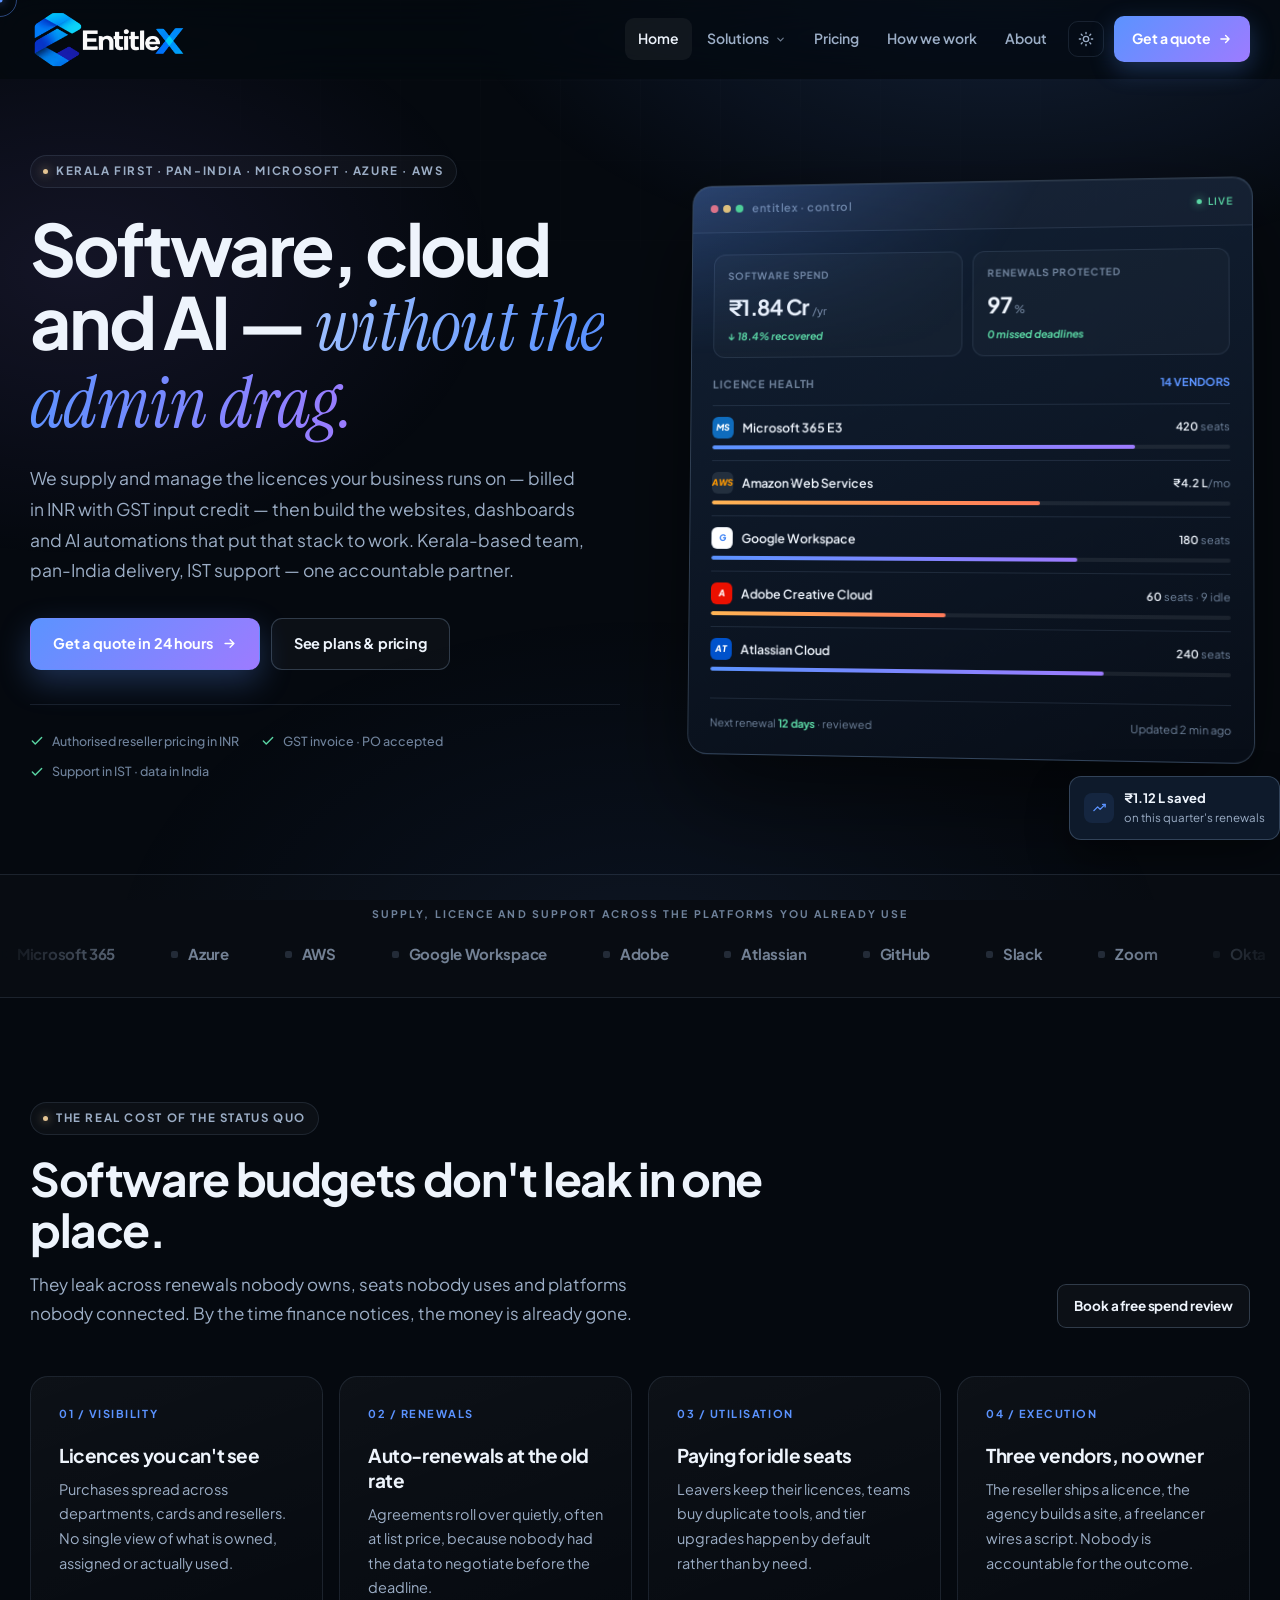
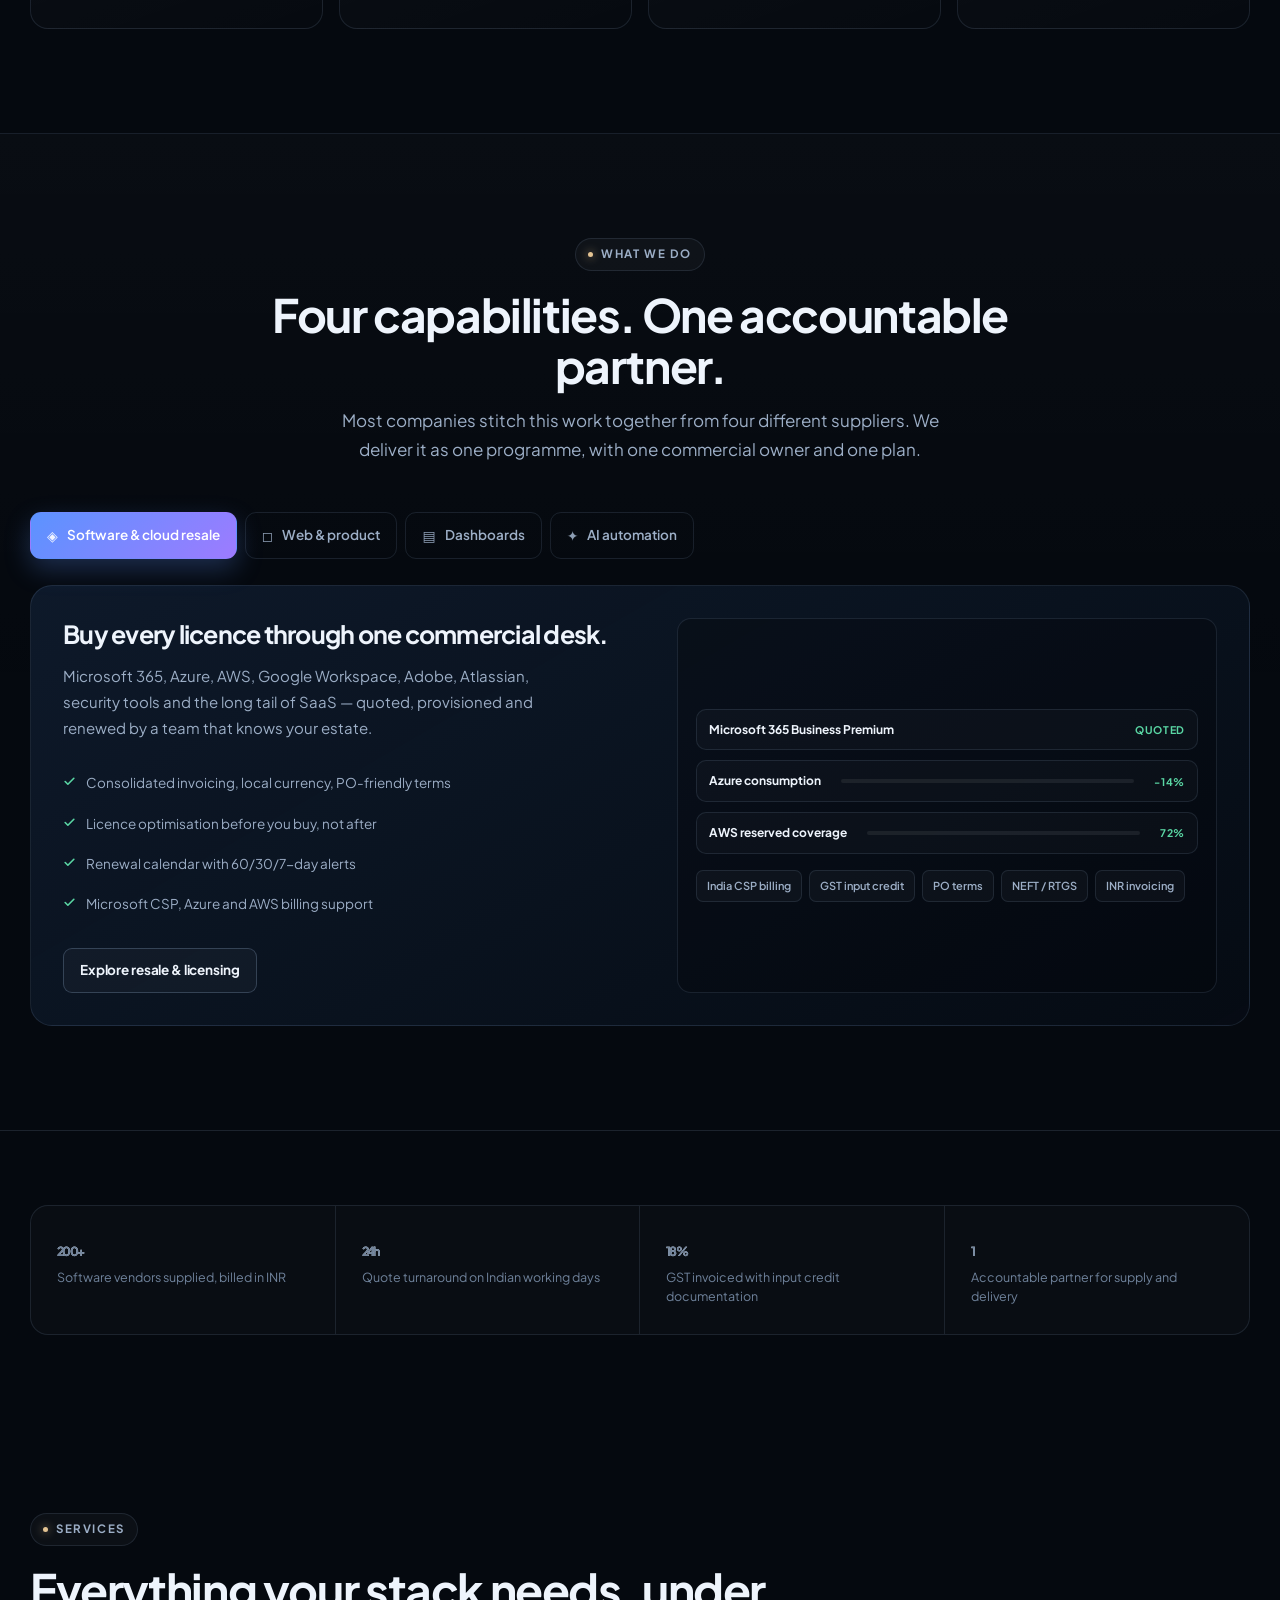
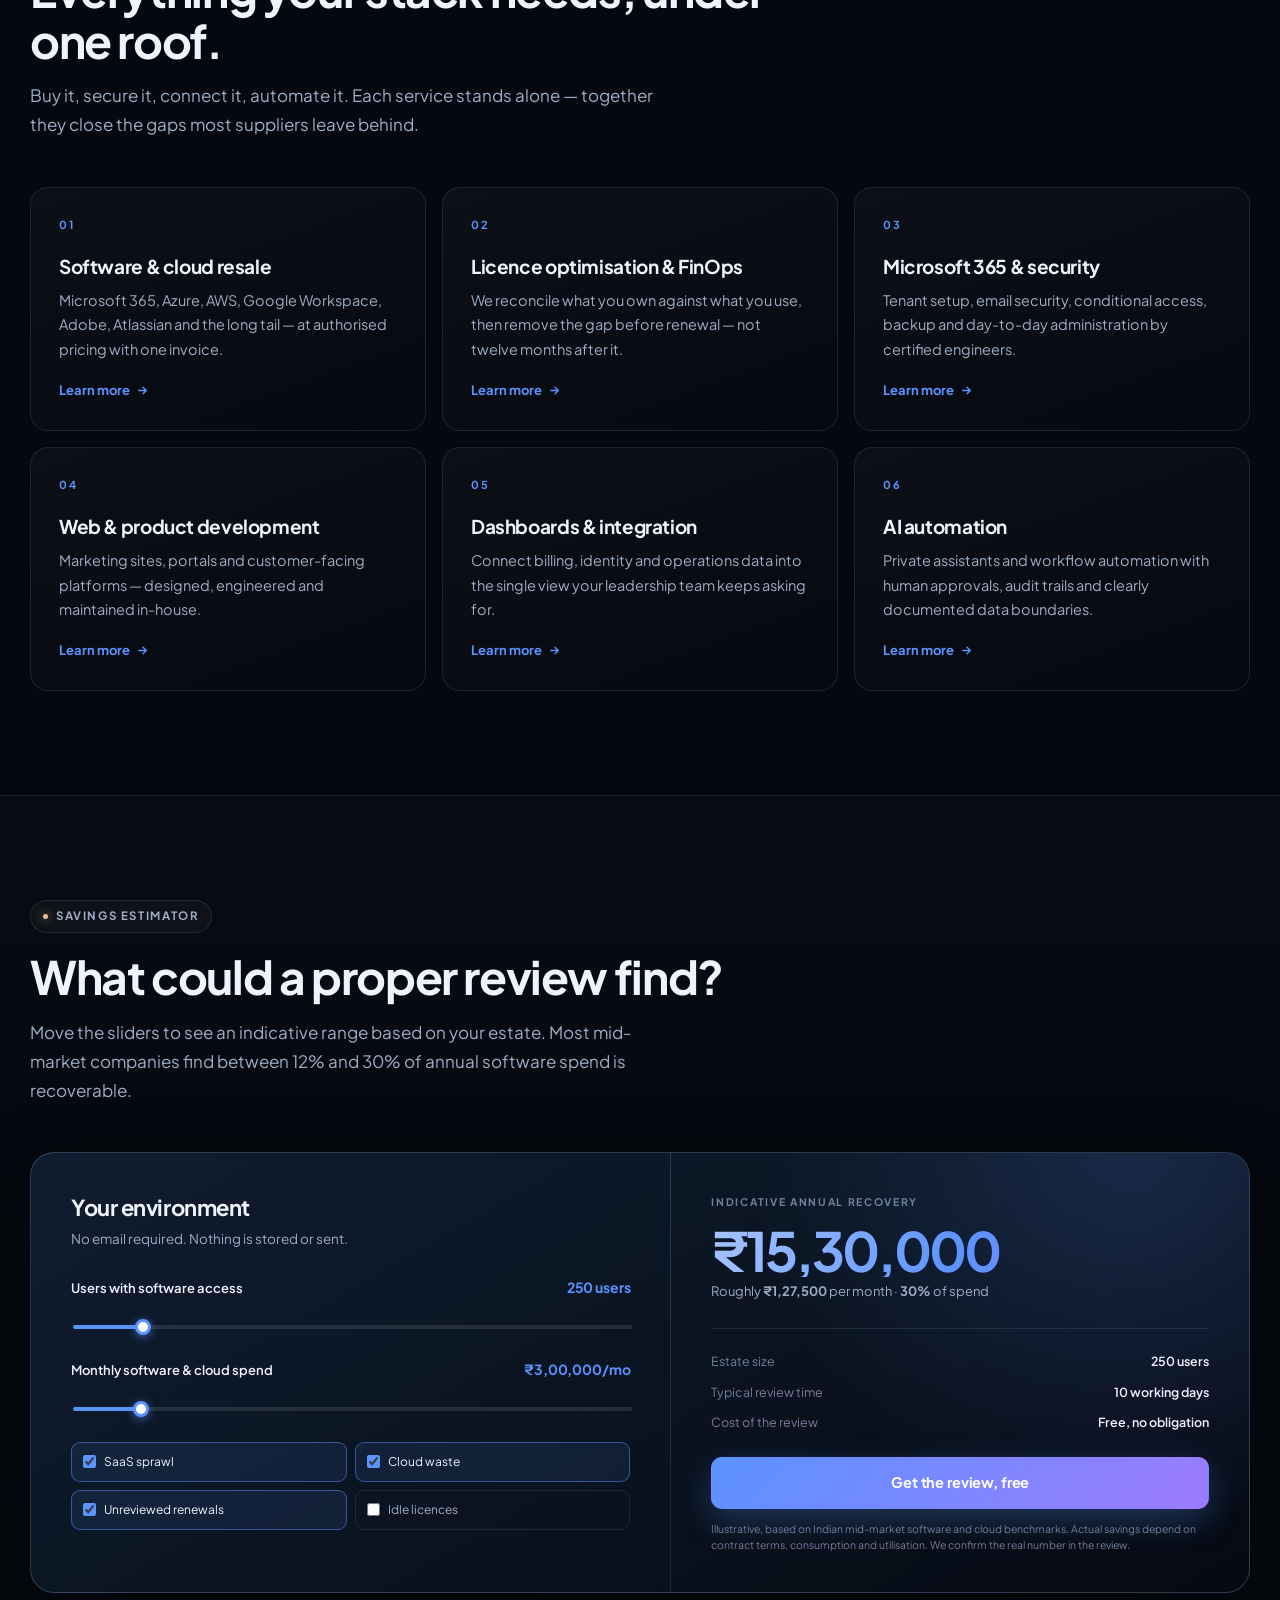
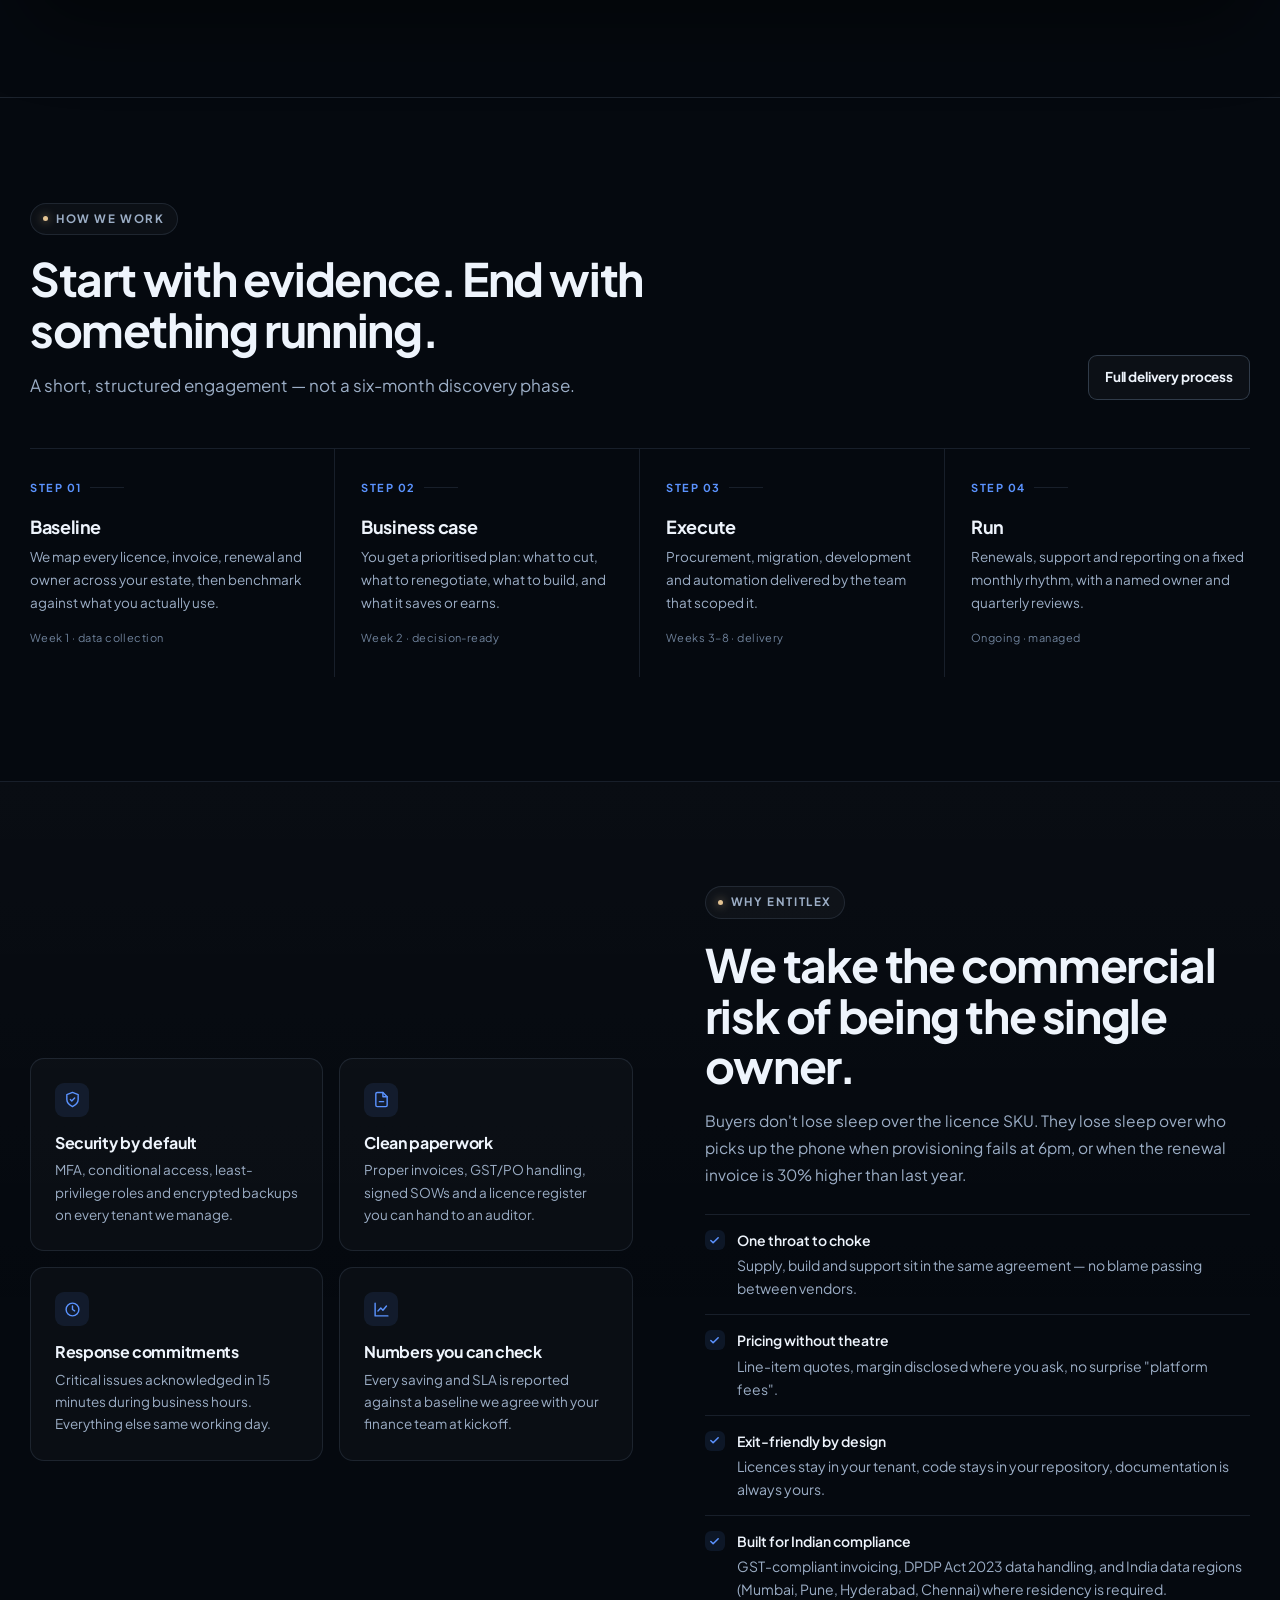
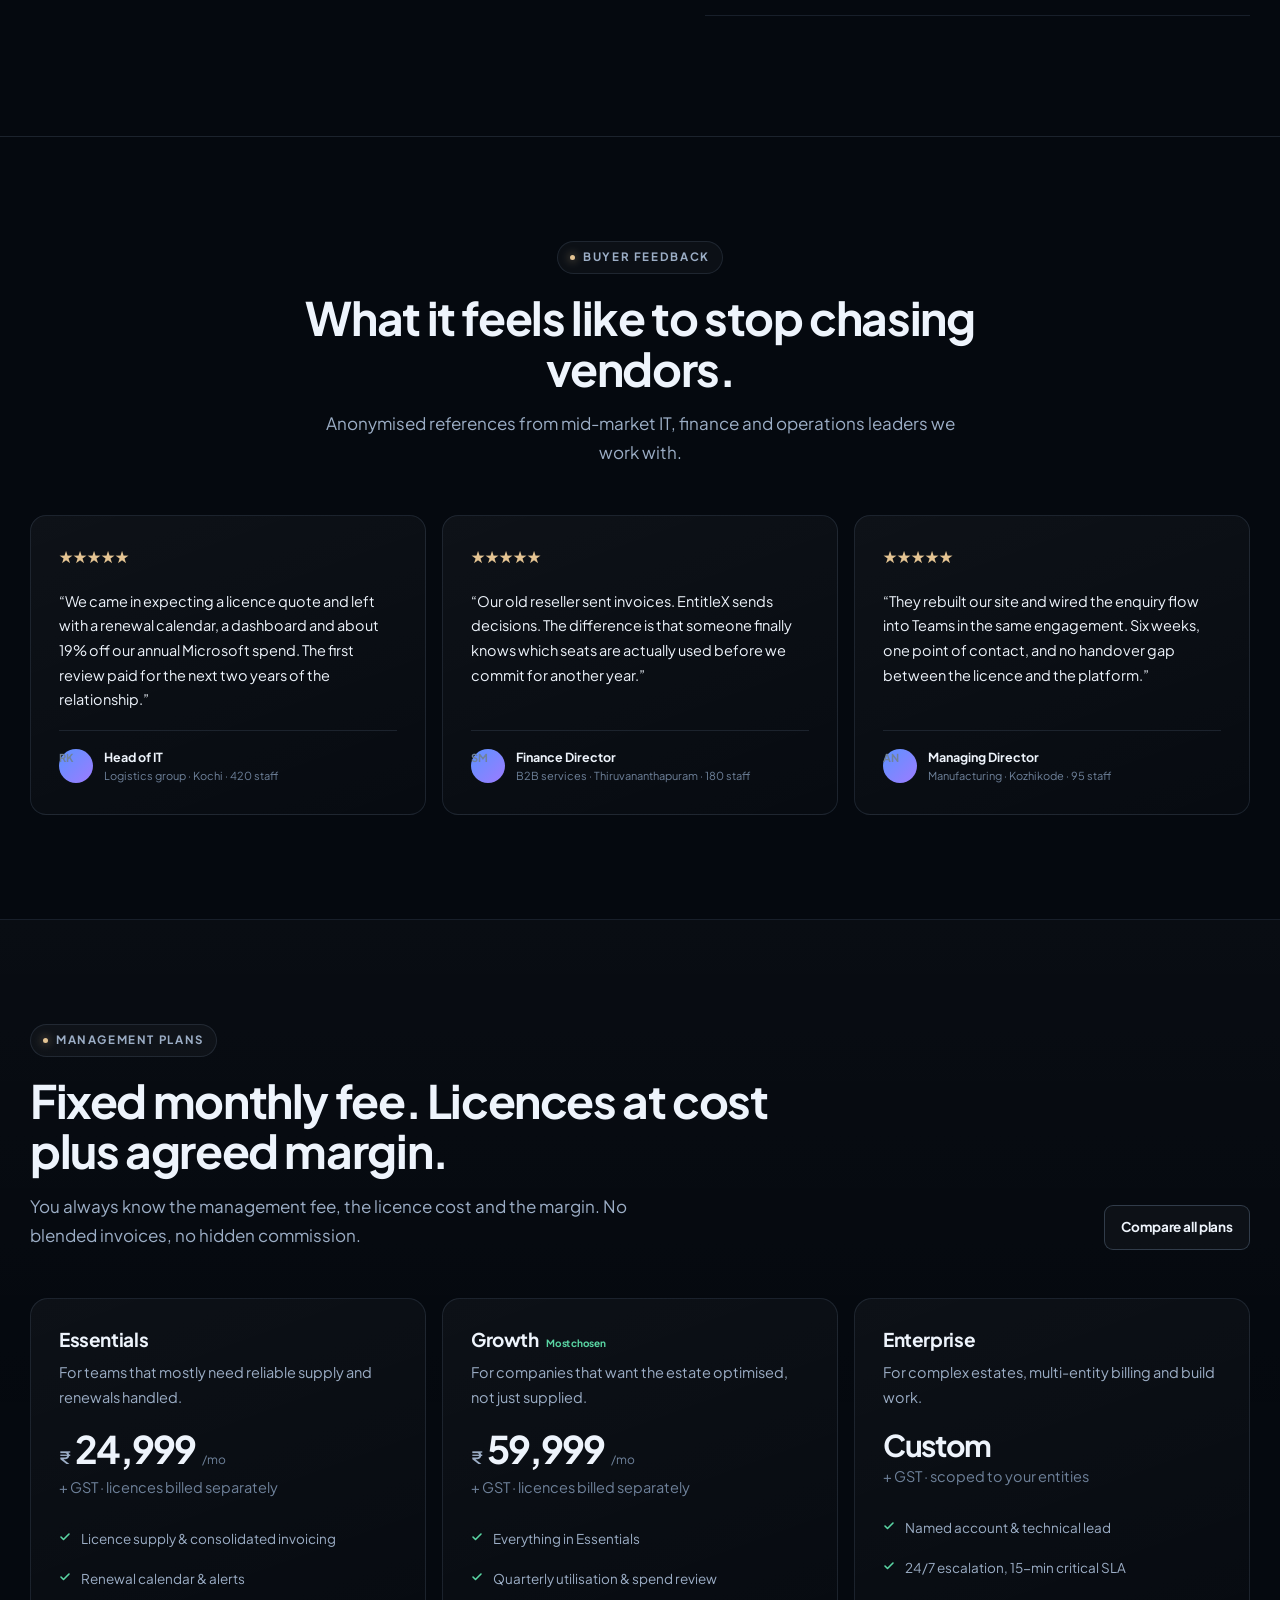
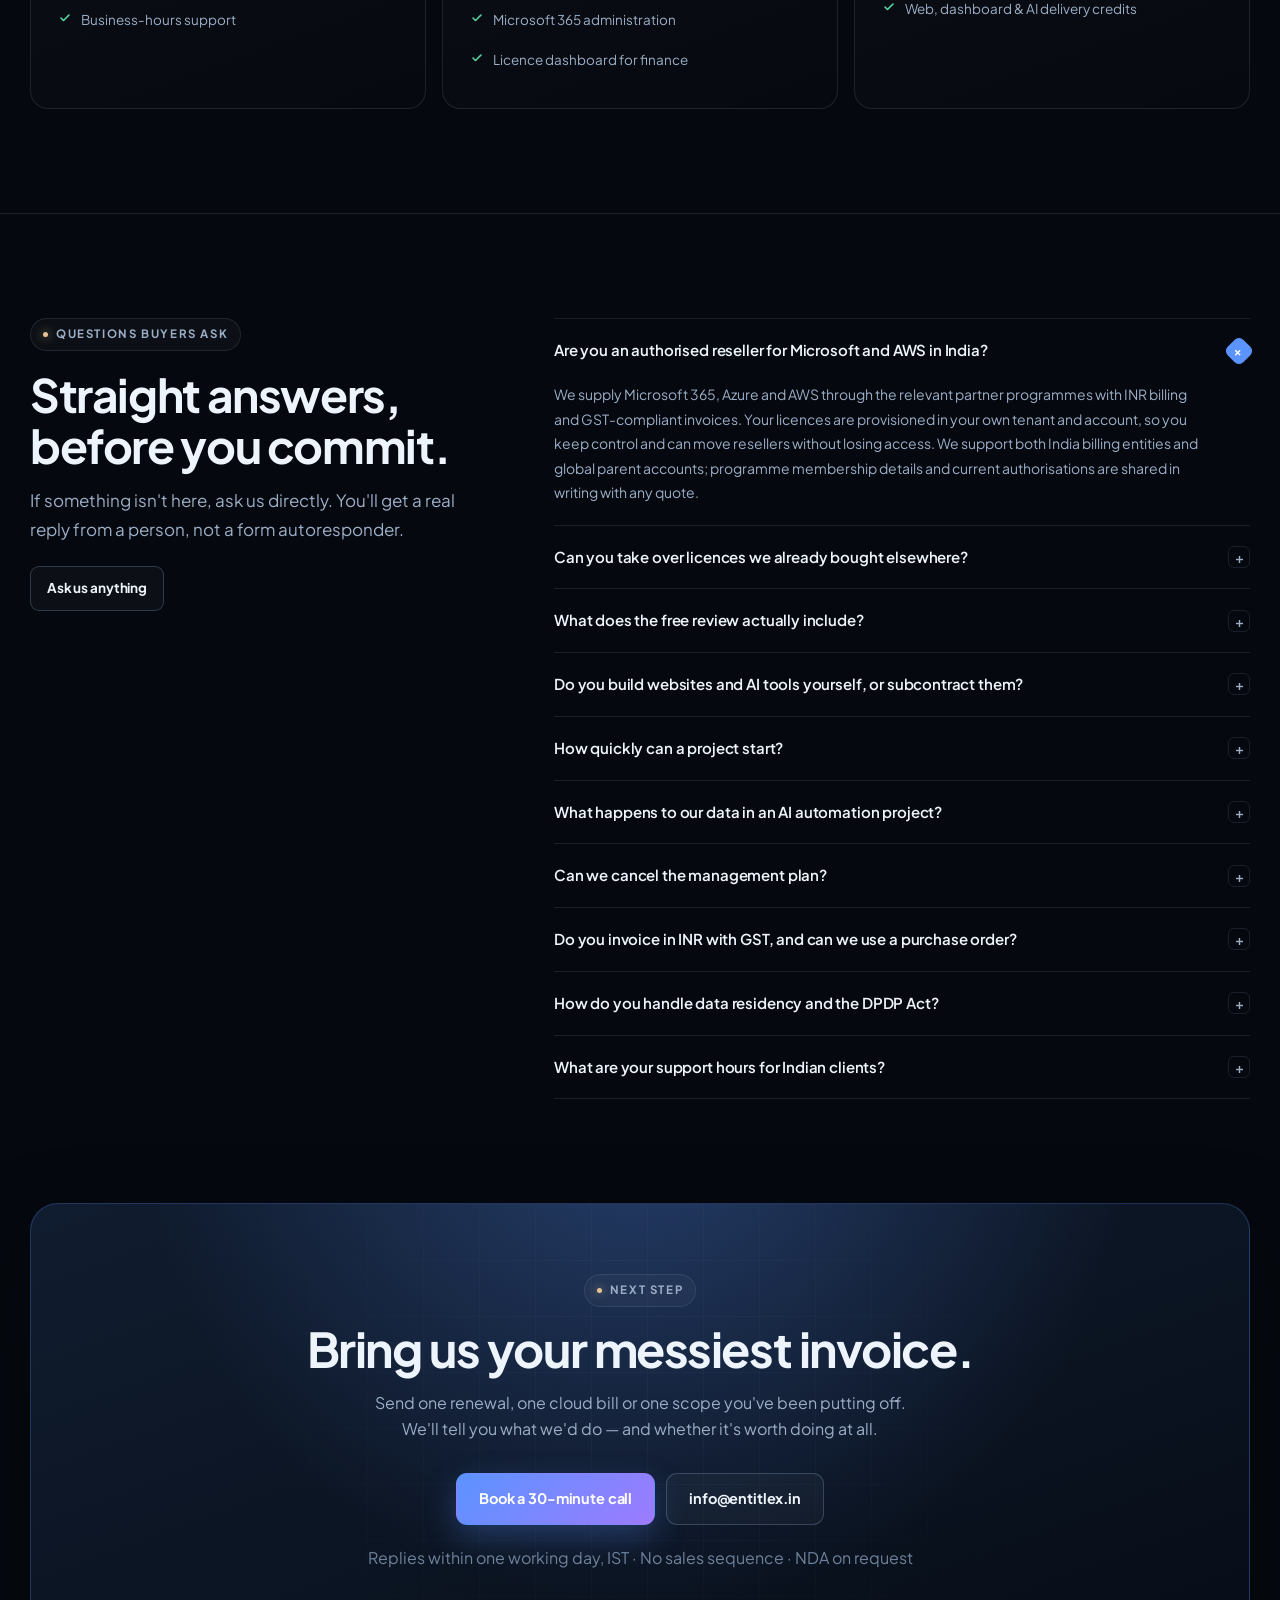
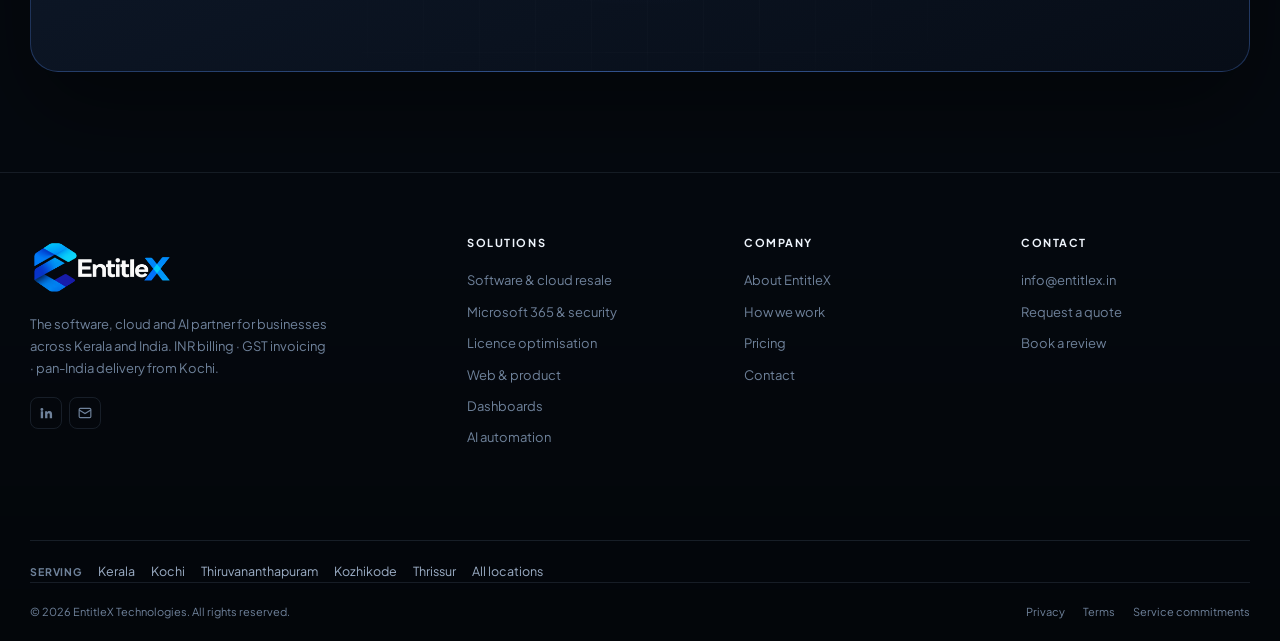
<file: index.html>
<!DOCTYPE html>
<html lang="en-IN" data-theme="dark">
<head>
<meta charset="UTF-8">
<meta name="viewport" content="width=device-width, initial-scale=1.0">
<meta name="theme-color" content="#05090f">
<title>Software, Cloud &amp; AI Partner in Kerala | EntitleX</title>
<meta name="description" content="EntitleX supplies and manages Microsoft 365, Azure and AWS licences for Kerala businesses, with GST invoicing in INR, plus web, dashboards and AI automation.">
<script>(function(){try{var t=localStorage.getItem("entitlex-theme");document.documentElement.setAttribute("data-theme",t==="light"?"light":"dark")}catch(e){}})();</script>
<link rel="stylesheet" href="style.css">
<link rel="icon" href="favicon.ico" sizes="any">
<link rel="icon" type="image/png" sizes="32x32" href="images/icon-32.png">
<link rel="apple-touch-icon" href="images/apple-touch-icon.png">
<link rel="canonical" href="https://entitlex.in/">
<meta property="og:type" content="website">
<meta property="og:site_name" content="EntitleX">
<meta property="og:locale" content="en_IN">
<meta property="og:title" content="Software, Cloud &amp; AI Partner in Kerala | EntitleX">
<meta property="og:description" content="EntitleX supplies and manages Microsoft 365, Azure and AWS licences for Kerala businesses, with GST invoicing in INR, plus web, dashboards and AI automation.">
<meta property="og:url" content="https://entitlex.in/">
<meta property="og:image" content="https://entitlex.in/images/og-cover.jpg">
<meta property="og:image:width" content="1200">
<meta property="og:image:height" content="630">
<meta property="og:image:alt" content="EntitleX — software, cloud and AI partner for Kerala and India">
<meta name="twitter:card" content="summary_large_image">
<meta name="twitter:title" content="Software, Cloud &amp; AI Partner in Kerala | EntitleX">
<meta name="twitter:description" content="EntitleX supplies and manages Microsoft 365, Azure and AWS licences for Kerala businesses, with GST invoicing in INR, plus web, dashboards and AI automation.">
<meta name="twitter:image" content="https://entitlex.in/images/og-cover.jpg">
<script type="application/ld+json">{"@context":"https://schema.org","@graph":[{"@type":"Organization","@id":"https://entitlex.in/#organization","name":"EntitleX","url":"https://entitlex.in/","logo":"https://entitlex.in/images/entitlex-logo.png","image":"https://entitlex.in/images/og-cover.jpg","email":"info@entitlex.in","description":"Software, cloud and AI partner for businesses in Kerala and India.","address":{"@type":"PostalAddress","addressRegion":"Kerala","addressCountry":"IN"},"areaServed":[{"@type":"State","name":"Kerala"},{"@type":"City","name":"Kochi"},{"@type":"City","name":"Thiruvananthapuram"},{"@type":"City","name":"Kozhikode"},{"@type":"City","name":"Thrissur"},{"@type":"City","name":"Kollam"},{"@type":"City","name":"Kannur"},{"@type":"City","name":"Kottayam"},{"@type":"City","name":"Alappuzha"},{"@type":"City","name":"Palakkad"}],"contactPoint":{"@type":"ContactPoint","contactType":"sales","email":"info@entitlex.in","areaServed":"IN","availableLanguage":["en","ml"]}},{"@type":"WebSite","@id":"https://entitlex.in/#website","url":"https://entitlex.in/","name":"EntitleX","publisher":{"@id":"https://entitlex.in/#organization"},"inLanguage":"en-IN"},{"@type":"FAQPage","mainEntity":[{"@type":"Question","name":"Are you an authorised reseller for Microsoft and AWS in India?","acceptedAnswer":{"@type":"Answer","text":"We supply Microsoft 365, Azure and AWS through the relevant partner programmes with INR billing and GST-compliant invoices. Your licences are provisioned in your own tenant and account, so you keep control and can move resellers without losing access. We support both India billing entities and global parent accounts; programme membership details and current authorisations are shared in writing with any quote."}},{"@type":"Question","name":"Can you take over licences we already bought elsewhere?","acceptedAnswer":{"@type":"Answer","text":"Yes. We start with a reconciliation of what exists, and where a licence can't be transferred mid-term we manage it to its natural renewal and take over from there. You don't need to wait for a contract to expire before the review — that's usually when the biggest savings are found."}},{"@type":"Question","name":"What does the free review actually include?","acceptedAnswer":{"@type":"Answer","text":"A 45-minute working session, a review of your last three invoices or licence statements, a utilisation summary and a written list of opportunities with estimated values. It takes about ten working days. There is no obligation to buy, and you keep the document either way."}},{"@type":"Question","name":"Do you build websites and AI tools yourself, or subcontract them?","acceptedAnswer":{"@type":"Answer","text":"Design, engineering and automation are delivered by our own team. That's deliberate: it means the person who scoped the integration is accountable for it, and there's no margin stacking between a reseller, an agency and a contractor."}},{"@type":"Question","name":"How quickly can a project start?","acceptedAnswer":{"@type":"Answer","text":"Licence supply usually starts within two working days of a signed order. Optimisation reviews begin within a week. Web, dashboard and automation projects are scheduled in a two-week sprint cycle — the first usable release is typically four to six weeks after kickoff."}},{"@type":"Question","name":"What happens to our data in an AI automation project?","acceptedAnswer":{"@type":"Answer","text":"Data stays in your tenancy wherever the platform supports it. We use enterprise API terms with no training on your content, restrict retrieval to the documents you authorise, log every automated action, and keep a human approval step wherever money, access or customer communication is involved. The data-flow diagram is part of the deliverable."}},{"@type":"Question","name":"Can we cancel the management plan?","acceptedAnswer":{"@type":"Answer","text":"Management plans run on 30-day notice after the first quarter. Licences remain yours, code remains in your repository, and we hand over documentation, admin access and the licence register at no charge. We would rather earn the renewal than lock you in."}},{"@type":"Question","name":"Do you invoice in INR with GST, and can we use a purchase order?","acceptedAnswer":{"@type":"Answer","text":"Yes. All Indian engagements are invoiced in INR with 18% GST shown separately, so your finance team can claim input tax credit. We accept purchase orders, work with your vendor-onboarding forms, and support NEFT, RTGS and UPI. Payment terms are net 15 by default and can be aligned to your AP cycle."}},{"@type":"Question","name":"How do you handle data residency and the DPDP Act?","acceptedAnswer":{"@type":"Answer","text":"Where residency is required we deploy in India regions — Azure Central India/South India, AWS Mumbai/Hyderabad and Google Cloud Mumbai/Delhi — and keep your data in your own tenancy. Our engagements follow DPDP Act 2023 principles: purpose limitation, minimum necessary access, documented retention and a signed DPA before any data is processed. For AI automation, no customer content is used for model training."}},{"@type":"Question","name":"What are your support hours for Indian clients?","acceptedAnswer":{"@type":"Answer","text":"Standard support runs 9:30am–6:30pm IST, Monday to Friday. Enterprise plans add 24/7 escalation for critical incidents. Because our team is Kerala-based, you are not waiting for a European or US shift to pick up a provisioning issue."}}]}]}</script>
</head>
<body>

<header class="site-header" id="site-header">
  <div class="scroll-progress" aria-hidden="true"></div>
  <div class="header-inner">
    <a href="index.html" class="brand" aria-label="EntitleX home">
      <img src="images/entitlex-logo.png" class="brand-logo logo-dark" alt="EntitleX">
      <img src="images/entitlex-logo-light.png" class="brand-logo logo-light" alt="" aria-hidden="true">
    </a>

    <nav class="main-nav" aria-label="Primary">
      <a href="index.html" aria-current="page">Home</a>
      <div class="nav-item">
        <button class="nav-trigger" type="button" aria-expanded="false" aria-haspopup="true">
          Solutions
          <svg width="11" height="11" viewBox="0 0 24 24" fill="none" stroke="currentColor" stroke-width="2.5" stroke-linecap="round"><path d="m6 9 6 6 6-6"/></svg>
        </button>
        <div class="nav-menu" role="menu">
          <a href="services.html#resale" role="menuitem"><span class="mi">01</span><span><strong>Software &amp; cloud resale</strong><small>Microsoft 365, Azure, AWS, Google, Adobe and 200+ vendors</small></span></a>
          <a href="services.html#web" role="menuitem"><span class="mi">02</span><span><strong>Web &amp; product development</strong><small>Marketing sites, portals and customer platforms</small></span></a>
          <a href="services.html#dashboards" role="menuitem"><span class="mi">03</span><span><strong>Dashboards &amp; reporting</strong><small>Licence, spend and operations visibility in one place</small></span></a>
          <a href="services.html#ai" role="menuitem"><span class="mi">04</span><span><strong>AI automation</strong><small>Workflows that remove manual work from IT and finance</small></span></a>
        </div>
      </div>
      <a href="pricing.html">Pricing</a>
      <a href="process.html">How we work</a>
      <a href="about.html">About</a>
      <button class="theme-toggle" type="button" data-theme-toggle aria-label="Switch to light theme"></button>
      <a href="contact.html" class="nav-cta magnetic">Get a quote
        <svg width="14" height="14" viewBox="0 0 24 24" fill="none" stroke="currentColor" stroke-width="2.4" stroke-linecap="round" stroke-linejoin="round"><path d="M5 12h14M13 6l6 6-6 6"/></svg>
      </a>
    </nav>

    <button class="menu-toggle" type="button" aria-label="Open menu" aria-expanded="false" aria-controls="mobile-menu">
      <span></span><span></span><span></span>
    </button>
  </div>

  <nav class="mobile-menu" id="mobile-menu" aria-label="Mobile">
    <a class="mm-link" href="index.html">Home</a>
    <div class="mm-group">Solutions</div>
    <a class="mm-link" href="services.html#resale">Software &amp; cloud resale</a>
    <a class="mm-link" href="services.html#web">Web &amp; product development</a>
    <a class="mm-link" href="services.html#dashboards">Dashboards &amp; reporting</a>
    <a class="mm-link" href="services.html#ai">AI automation</a>
    <div class="mm-group">Company</div>
    <a class="mm-link" href="pricing.html">Pricing</a>
    <a class="mm-link" href="process.html">How we work</a>
    <a class="mm-link" href="about.html">About</a>
    <a href="contact.html" class="btn btn-primary">Get a quote</a>
    <button class="theme-toggle" type="button" data-theme-toggle aria-label="Switch theme" style="margin:14px 4px 0"></button>
  </nav>
</header>

<main>

<!-- HERO -->
<section class="hero">
  <div class="shell hero-inner">
    <div class="hero-copy">
      <span class="eyebrow" data-reveal><span class="dot"></span>Kerala first · pan-India · Microsoft · Azure · AWS</span>
      <h1 data-reveal style="--d:60ms">Software, cloud and AI — <em>without the admin drag.</em></h1>
      <p class="lede" data-reveal style="--d:120ms">We supply and manage the licences your business runs on — billed in INR with GST input credit — then build the websites, dashboards and AI automations that put that stack to work. Kerala-based team, pan-India delivery, IST support — one accountable partner.</p>
      <div class="hero-actions" data-reveal style="--d:180ms">
        <a href="contact.html" class="btn btn-primary magnetic">Get a quote in 24 hours
          <svg width="15" height="15" viewBox="0 0 24 24" fill="none" stroke="currentColor" stroke-width="2.4" stroke-linecap="round" stroke-linejoin="round"><path d="M5 12h14M13 6l6 6-6 6"/></svg>
        </a>
        <a href="pricing.html" class="btn btn-ghost">See plans &amp; pricing</a>
      </div>
      <div class="hero-proof" data-reveal style="--d:240ms">
        <div><svg width="14" height="14" viewBox="0 0 24 24" fill="none" stroke="currentColor" stroke-width="2.4" stroke-linecap="round" stroke-linejoin="round"><path d="M20 6 9 17l-5-5"/></svg>Authorised reseller pricing in INR</div>
        <div><svg width="14" height="14" viewBox="0 0 24 24" fill="none" stroke="currentColor" stroke-width="2.4" stroke-linecap="round" stroke-linejoin="round"><path d="M20 6 9 17l-5-5"/></svg>GST invoice · PO accepted</div>
        <div><svg width="14" height="14" viewBox="0 0 24 24" fill="none" stroke="currentColor" stroke-width="2.4" stroke-linecap="round" stroke-linejoin="round"><path d="M20 6 9 17l-5-5"/></svg>Support in IST · data in India</div>
      </div>
    </div>

    <div data-reveal style="--d:200ms">
      <div class="console" aria-label="Illustration of the EntitleX licence and spend console">
        <div class="console-top">
          <span class="lights" aria-hidden="true"><i></i><i></i><i></i></span>
          <span>entitlex · control</span>
          <span class="live"><i></i>Live</span>
        </div>
        <div class="console-body">
          <div class="console-kpis">
            <div class="kpi">
              <span>Software spend</span>
              <strong>₹1.84 Cr<small>/yr</small></strong>
              <em class="trend">↓ 18.4% recovered</em>
            </div>
            <div class="kpi">
              <span>Renewals protected</span>
              <strong>97<small>%</small></strong>
              <em class="trend">0 missed deadlines</em>
            </div>
          </div>
          <div class="console-title"><span>Licence health</span><b>14 vendors</b></div>

          <div class="lic-row">
            <div class="lic-top"><span class="lic-name"><i class="lic-ico ms">MS</i>Microsoft 365 E3</span><span class="lic-meta"><b>420</b> seats</span></div>
            <div class="bar"><i style="--w:82%"></i></div>
          </div>
          <div class="lic-row">
            <div class="lic-top"><span class="lic-name"><i class="lic-ico aws">AWS</i>Amazon Web Services</span><span class="lic-meta"><b>₹4.2 L</b>/mo</span></div>
            <div class="bar"><i class="warn" style="--w:64%"></i></div>
          </div>
          <div class="lic-row">
            <div class="lic-top"><span class="lic-name"><i class="lic-ico goog">G</i>Google Workspace</span><span class="lic-meta"><b>180</b> seats</span></div>
            <div class="bar"><i style="--w:71%"></i></div>
          </div>
          <div class="lic-row">
            <div class="lic-top"><span class="lic-name"><i class="lic-ico adobe">A</i>Adobe Creative Cloud</span><span class="lic-meta"><b>60</b> seats · 9 idle</span></div>
            <div class="bar"><i class="warn" style="--w:46%"></i></div>
          </div>
          <div class="lic-row">
            <div class="lic-top"><span class="lic-name"><i class="lic-ico atl">AT</i>Atlassian Cloud</span><span class="lic-meta"><b>240</b> seats</span></div>
            <div class="bar"><i style="--w:76%"></i></div>
          </div>

          <div class="console-foot"><span>Next renewal <b>12 days</b> · reviewed</span><span>Updated 2 min ago</span></div>
        </div>
      </div>
      <div class="console-float">
        <span class="cf-ico"><svg width="15" height="15" viewBox="0 0 24 24" fill="none" stroke="currentColor" stroke-width="2.2" stroke-linecap="round" stroke-linejoin="round"><path d="M3 17l6-6 4 4 8-8"/><path d="M17 7h4v4"/></svg></span>
        <span><strong>₹1.12 L saved</strong>on this quarter's renewals</span>
      </div>
    </div>
  </div>
</section>

<!-- TRUST MARQUEE -->
<section class="trust">
  <div class="shell"><div class="trust-label">Supply, licence and support across the platforms you already use</div></div>
  <div class="marquee">
    <div class="marquee-track">
      <span><i></i>Microsoft 365</span><span><i></i>Azure</span><span><i></i>AWS</span><span><i></i>Google Workspace</span><span><i></i>Adobe</span><span><i></i>Atlassian</span><span><i></i>GitHub</span><span><i></i>Slack</span><span><i></i>Zoom</span><span><i></i>Okta</span><span><i></i>Datadog</span><span><i></i>DocuSign</span>
      <span aria-hidden="true"><i></i>Microsoft 365</span><span aria-hidden="true"><i></i>Azure</span><span aria-hidden="true"><i></i>AWS</span><span aria-hidden="true"><i></i>Google Workspace</span><span aria-hidden="true"><i></i>Adobe</span><span aria-hidden="true"><i></i>Atlassian</span><span aria-hidden="true"><i></i>GitHub</span><span aria-hidden="true"><i></i>Slack</span><span aria-hidden="true"><i></i>Zoom</span><span aria-hidden="true"><i></i>Okta</span><span aria-hidden="true"><i></i>Datadog</span><span aria-hidden="true"><i></i>DocuSign</span>
    </div>
  </div>
</section>

<!-- PROBLEM -->
<section class="section">
  <div class="shell">
    <div class="split-head">
      <div class="section-head" data-reveal>
        <span class="eyebrow"><span class="dot"></span>The real cost of the status quo</span>
        <h2>Software budgets don't leak in one place.</h2>
        <p>They leak across renewals nobody owns, seats nobody uses and platforms nobody connected. By the time finance notices, the money is already gone.</p>
      </div>
      <a href="contact.html" class="btn btn-ghost btn-sm" data-reveal style="--d:120ms">Book a free spend review</a>
    </div>
    <div class="grid g4">
      <article class="card" data-reveal>
        <span class="card-num">01 / VISIBILITY</span>
        <h3>Licences you can't see</h3>
        <p>Purchases spread across departments, cards and resellers. No single view of what is owned, assigned or actually used.</p>
      </article>
      <article class="card" data-reveal style="--d:80ms">
        <span class="card-num">02 / RENEWALS</span>
        <h3>Auto-renewals at the old rate</h3>
        <p>Agreements roll over quietly, often at list price, because nobody had the data to negotiate before the deadline.</p>
      </article>
      <article class="card" data-reveal style="--d:160ms">
        <span class="card-num">03 / UTILISATION</span>
        <h3>Paying for idle seats</h3>
        <p>Leavers keep their licences, teams buy duplicate tools, and tier upgrades happen by default rather than by need.</p>
      </article>
      <article class="card" data-reveal style="--d:240ms">
        <span class="card-num">04 / EXECUTION</span>
        <h3>Three vendors, no owner</h3>
        <p>The reseller ships a licence, the agency builds a site, a freelancer wires a script. Nobody is accountable for the outcome.</p>
      </article>
    </div>
  </div>
</section>

<!-- SOLUTIONS TABS -->
<section class="section section-alt">
  <div class="shell">
    <div class="section-head center" data-reveal>
      <span class="eyebrow"><span class="dot"></span>What we do</span>
      <h2>Four capabilities. One accountable partner.</h2>
      <p>Most companies stitch this work together from four different suppliers. We deliver it as one programme, with one commercial owner and one plan.</p>
    </div>

    <div data-tabs data-reveal>
      <div class="tabs" role="tablist" aria-label="Solution areas">
        <button class="tab is-active" type="button" role="tab" aria-selected="true" data-tab="resale"><span class="tab-ico">◈</span>Software &amp; cloud resale</button>
        <button class="tab" type="button" role="tab" aria-selected="false" data-tab="web"><span class="tab-ico">◻</span>Web &amp; product</button>
        <button class="tab" type="button" role="tab" aria-selected="false" data-tab="dash"><span class="tab-ico">▤</span>Dashboards</button>
        <button class="tab" type="button" role="tab" aria-selected="false" data-tab="ai"><span class="tab-ico">✦</span>AI automation</button>
      </div>

      <div class="tab-panel is-active" role="tabpanel" data-panel="resale">
        <div class="panel-split">
          <div>
            <h3>Buy every licence through one commercial desk.</h3>
            <p>Microsoft 365, Azure, AWS, Google Workspace, Adobe, Atlassian, security tools and the long tail of SaaS — quoted, provisioned and renewed by a team that knows your estate.</p>
            <ul class="feature-list">
              <li><svg width="13" height="13" viewBox="0 0 24 24" fill="none" stroke="currentColor" stroke-width="3" stroke-linecap="round" stroke-linejoin="round"><path d="M20 6 9 17l-5-5"/></svg>Consolidated invoicing, local currency, PO-friendly terms</li>
              <li><svg width="13" height="13" viewBox="0 0 24 24" fill="none" stroke="currentColor" stroke-width="3" stroke-linecap="round" stroke-linejoin="round"><path d="M20 6 9 17l-5-5"/></svg>Licence optimisation before you buy, not after</li>
              <li><svg width="13" height="13" viewBox="0 0 24 24" fill="none" stroke="currentColor" stroke-width="3" stroke-linecap="round" stroke-linejoin="round"><path d="M20 6 9 17l-5-5"/></svg>Renewal calendar with 60/30/7-day alerts</li>
              <li><svg width="13" height="13" viewBox="0 0 24 24" fill="none" stroke="currentColor" stroke-width="3" stroke-linecap="round" stroke-linejoin="round"><path d="M20 6 9 17l-5-5"/></svg>Microsoft CSP, Azure and AWS billing support</li>
            </ul>
            <a href="services.html#resale" class="btn btn-ghost btn-sm" style="margin-top:24px">Explore resale &amp; licensing</a>
          </div>
          <div class="panel-visual">
            <div class="mini-row"><b>Microsoft 365 Business Premium</b><span class="ok">QUOTED</span></div>
            <div class="mini-row"><b>Azure consumption</b><span class="bar"><i style="--w:68%"></i></span><span class="ok">-14%</span></div>
            <div class="mini-row"><b>AWS reserved coverage</b><span class="bar"><i style="--w:81%"></i></span><span class="ok">72%</span></div>
            <div class="chip-row" style="margin-top:6px"><span class="chip">India CSP billing</span><span class="chip">GST input credit</span><span class="chip">PO terms</span><span class="chip">NEFT / RTGS</span><span class="chip">INR invoicing</span></div>
          </div>
        </div>
      </div>

      <div class="tab-panel" role="tabpanel" data-panel="web">
        <div class="panel-split">
          <div>
            <h3>Websites and platforms that look like your ambition.</h3>
            <p>From a premium marketing site to a customer portal with sign-in, billing and dashboards — designed, built and maintained by the same team that manages your stack.</p>
            <ul class="feature-list">
              <li><svg width="13" height="13" viewBox="0 0 24 24" fill="none" stroke="currentColor" stroke-width="3" stroke-linecap="round" stroke-linejoin="round"><path d="M20 6 9 17l-5-5"/></svg>Conversion-led design, not template assembly</li>
              <li><svg width="13" height="13" viewBox="0 0 24 24" fill="none" stroke="currentColor" stroke-width="3" stroke-linecap="round" stroke-linejoin="round"><path d="M20 6 9 17l-5-5"/></svg>Fast, accessible builds with performance budgets</li>
              <li><svg width="13" height="13" viewBox="0 0 24 24" fill="none" stroke="currentColor" stroke-width="3" stroke-linecap="round" stroke-linejoin="round"><path d="M20 6 9 17l-5-5"/></svg>CMS handover so your team can publish</li>
              <li><svg width="13" height="13" viewBox="0 0 24 24" fill="none" stroke="currentColor" stroke-width="3" stroke-linecap="round" stroke-linejoin="round"><path d="M20 6 9 17l-5-5"/></svg>Hosting, monitoring and uptime covered</li>
            </ul>
            <a href="services.html#web" class="btn btn-ghost btn-sm" style="margin-top:24px">See web capabilities</a>
          </div>
          <div class="panel-visual">
            <div class="mini-row"><b>Design system</b><span class="ok">READY</span></div>
            <div class="mini-row"><b>Core Web Vitals</b><span class="bar"><i style="--w:94%"></i></span><span class="ok">PASS</span></div>
            <div class="mini-row"><b>Accessibility</b><span class="bar"><i style="--w:100%"></i></span><span class="ok">AA</span></div>
            <div class="chip-row" style="margin-top:6px"><span class="chip">React</span><span class="chip">Next.js</span><span class="chip">Shopify</span><span class="chip">Webflow</span><span class="chip">Headless CMS</span></div>
          </div>
        </div>
      </div>

      <div class="tab-panel" role="tabpanel" data-panel="dash">
        <div class="panel-split">
          <div>
            <h3>One screen that answers the awkward questions.</h3>
            <p>Licence counts, cloud spend, renewal dates, onboarding SLAs and project status — connected into dashboards your finance and IT leads actually open.</p>
            <ul class="feature-list">
              <li><svg width="13" height="13" viewBox="0 0 24 24" fill="none" stroke="currentColor" stroke-width="3" stroke-linecap="round" stroke-linejoin="round"><path d="M20 6 9 17l-5-5"/></svg>Power BI, Looker Studio and custom build options</li>
              <li><svg width="13" height="13" viewBox="0 0 24 24" fill="none" stroke="currentColor" stroke-width="3" stroke-linecap="round" stroke-linejoin="round"><path d="M20 6 9 17l-5-5"/></svg>Microsoft Graph, AWS Cost Explorer and billing APIs</li>
              <li><svg width="13" height="13" viewBox="0 0 24 24" fill="none" stroke="currentColor" stroke-width="3" stroke-linecap="round" stroke-linejoin="round"><path d="M20 6 9 17l-5-5"/></svg>Role-based views for IT, finance and leadership</li>
              <li><svg width="13" height="13" viewBox="0 0 24 24" fill="none" stroke="currentColor" stroke-width="3" stroke-linecap="round" stroke-linejoin="round"><path d="M20 6 9 17l-5-5"/></svg>Scheduled reports delivered to inbox or Teams</li>
            </ul>
            <a href="services.html#dashboards" class="btn btn-ghost btn-sm" style="margin-top:24px">See dashboard work</a>
          </div>
          <div class="panel-visual">
            <div class="mini-row"><b>Spend by department</b><span class="ok">LIVE</span></div>
            <div class="mini-row"><b>Seat utilisation</b><span class="bar"><i style="--w:74%"></i></span><span class="ok">74%</span></div>
            <div class="mini-row"><b>Renewals · next 90 days</b><span class="ok">6 DUE</span></div>
            <div class="chip-row" style="margin-top:6px"><span class="chip">Power BI</span><span class="chip">Looker</span><span class="chip">Graph API</span><span class="chip">BigQuery</span></div>
          </div>
        </div>
      </div>

      <div class="tab-panel" role="tabpanel" data-panel="ai">
        <div class="panel-split">
          <div>
            <h3>Automations that give your team their week back.</h3>
            <p>Joiners and leavers, invoice triage, quote generation, renewal chasing, support triage — the repetitive work that quietly consumes your best people.</p>
            <ul class="feature-list">
              <li><svg width="13" height="13" viewBox="0 0 24 24" fill="none" stroke="currentColor" stroke-width="3" stroke-linecap="round" stroke-linejoin="round"><path d="M20 6 9 17l-5-5"/></svg>Private, document-grounded assistants — not public chatbots</li>
              <li><svg width="13" height="13" viewBox="0 0 24 24" fill="none" stroke="currentColor" stroke-width="3" stroke-linecap="round" stroke-linejoin="round"><path d="M20 6 9 17l-5-5"/></svg>Human approval steps wherever money or access moves</li>
              <li><svg width="13" height="13" viewBox="0 0 24 24" fill="none" stroke="currentColor" stroke-width="3" stroke-linecap="round" stroke-linejoin="round"><path d="M20 6 9 17l-5-5"/></svg>Integration with Teams, Slack, Microsoft 365 and your ERP</li>
              <li><svg width="13" height="13" viewBox="0 0 24 24" fill="none" stroke="currentColor" stroke-width="3" stroke-linecap="round" stroke-linejoin="round"><path d="M20 6 9 17l-5-5"/></svg>Audit trails, data boundaries and ownership documented</li>
            </ul>
            <a href="services.html#ai" class="btn btn-ghost btn-sm" style="margin-top:24px">See AI automation</a>
          </div>
          <div class="panel-visual">
            <div class="mini-row"><b>New starter → accounts provisioned</b><span class="ok">AUTOMATED</span></div>
            <div class="mini-row"><b>Supplier invoice → coded in ERP</b><span class="ok">AUTOMATED</span></div>
            <div class="mini-row"><b>Renewal notice → quote drafted</b><span class="ok">ASSISTED</span></div>
            <div class="chip-row" style="margin-top:6px"><span class="chip">Teams</span><span class="chip">Graph API</span><span class="chip">OpenAI</span><span class="chip">Power Automate</span><span class="chip">DPDP-ready</span><span class="chip">India data region</span></div>
          </div>
        </div>
      </div>
    </div>
  </div>
</section>

<!-- STATS -->
<section class="section-tight">
  <div class="shell">
    <div class="stats" data-reveal>
      <div class="stat"><strong><span data-count="200" data-suffix="+">200+</span></strong><span>Software vendors supplied, billed in INR</span></div>
      <div class="stat"><strong><span data-count="24" data-suffix="h">24h</span></strong><span>Quote turnaround on Indian working days</span></div>
      <div class="stat"><strong><span data-count="18" data-suffix="%">18%</span></strong><span>GST invoiced with input credit documentation</span></div>
      <div class="stat"><strong><span data-count="1" data-suffix="">1</span></strong><span>Accountable partner for supply and delivery</span></div>
    </div>
  </div>
</section>

<!-- SERVICES GRID -->
<section class="section">
  <div class="shell">
    <div class="section-head" data-reveal>
      <span class="eyebrow"><span class="dot"></span>Services</span>
      <h2>Everything your stack needs, under one roof.</h2>
      <p>Buy it, secure it, connect it, automate it. Each service stands alone — together they close the gaps most suppliers leave behind.</p>
    </div>
    <div class="grid g3">
      <article class="card" data-reveal>
        <span class="card-num">01</span>
        <h3>Software &amp; cloud resale</h3>
        <p>Microsoft 365, Azure, AWS, Google Workspace, Adobe, Atlassian and the long tail — at authorised pricing with one invoice.</p>
        <a class="card-link" href="services.html#resale">Learn more <svg width="13" height="13" viewBox="0 0 24 24" fill="none" stroke="currentColor" stroke-width="2.5" stroke-linecap="round" stroke-linejoin="round"><path d="M5 12h14M13 6l6 6-6 6"/></svg></a>
      </article>
      <article class="card" data-reveal style="--d:70ms">
        <span class="card-num">02</span>
        <h3>Licence optimisation &amp; FinOps</h3>
        <p>We reconcile what you own against what you use, then remove the gap before renewal — not twelve months after it.</p>
        <a class="card-link" href="services.html#optimisation">Learn more <svg width="13" height="13" viewBox="0 0 24 24" fill="none" stroke="currentColor" stroke-width="2.5" stroke-linecap="round" stroke-linejoin="round"><path d="M5 12h14M13 6l6 6-6 6"/></svg></a>
      </article>
      <article class="card" data-reveal style="--d:140ms">
        <span class="card-num">03</span>
        <h3>Microsoft 365 &amp; security</h3>
        <p>Tenant setup, email security, conditional access, backup and day-to-day administration by certified engineers.</p>
        <a class="card-link" href="services.html#m365">Learn more <svg width="13" height="13" viewBox="0 0 24 24" fill="none" stroke="currentColor" stroke-width="2.5" stroke-linecap="round" stroke-linejoin="round"><path d="M5 12h14M13 6l6 6-6 6"/></svg></a>
      </article>
      <article class="card" data-reveal>
        <span class="card-num">04</span>
        <h3>Web &amp; product development</h3>
        <p>Marketing sites, portals and customer-facing platforms — designed, engineered and maintained in-house.</p>
        <a class="card-link" href="services.html#web">Learn more <svg width="13" height="13" viewBox="0 0 24 24" fill="none" stroke="currentColor" stroke-width="2.5" stroke-linecap="round" stroke-linejoin="round"><path d="M5 12h14M13 6l6 6-6 6"/></svg></a>
      </article>
      <article class="card" data-reveal style="--d:70ms">
        <span class="card-num">05</span>
        <h3>Dashboards &amp; integration</h3>
        <p>Connect billing, identity and operations data into the single view your leadership team keeps asking for.</p>
        <a class="card-link" href="services.html#dashboards">Learn more <svg width="13" height="13" viewBox="0 0 24 24" fill="none" stroke="currentColor" stroke-width="2.5" stroke-linecap="round" stroke-linejoin="round"><path d="M5 12h14M13 6l6 6-6 6"/></svg></a>
      </article>
      <article class="card" data-reveal style="--d:140ms">
        <span class="card-num">06</span>
        <h3>AI automation</h3>
        <p>Private assistants and workflow automation with human approvals, audit trails and clearly documented data boundaries.</p>
        <a class="card-link" href="services.html#ai">Learn more <svg width="13" height="13" viewBox="0 0 24 24" fill="none" stroke="currentColor" stroke-width="2.5" stroke-linecap="round" stroke-linejoin="round"><path d="M5 12h14M13 6l6 6-6 6"/></svg></a>
      </article>
    </div>
  </div>
</section>

<!-- ESTIMATOR -->
<section class="section section-alt" id="savings">
  <div class="shell">
    <div class="section-head" data-reveal>
      <span class="eyebrow"><span class="dot"></span>Savings estimator</span>
      <h2>What could a proper review find?</h2>
      <p>Move the sliders to see an indicative range based on your estate. Most mid-market companies find between 12% and 30% of annual software spend is recoverable.</p>
    </div>

    <div class="estimator" data-reveal>
      <form class="est-form" aria-label="Savings estimator">
        <h3>Your environment</h3>
        <p class="small">No email required. Nothing is stored or sent.</p>

        <div class="est-field">
          <label for="est-seats">Users with software access <output for="est-seats">250 users</output></label>
          <input type="range" id="est-seats" min="25" max="2000" step="25" value="250">
        </div>
        <div class="est-field">
          <label for="est-spend">Monthly software &amp; cloud spend <output for="est-spend">₹3,00,000/mo</output></label>
          <input type="range" id="est-spend" min="25000" max="2500000" step="25000" value="300000">
        </div>

        <div class="est-checks">
          <label class="est-check"><input type="checkbox" data-waste="saas" checked>SaaS sprawl</label>
          <label class="est-check"><input type="checkbox" data-waste="cloud" checked>Cloud waste</label>
          <label class="est-check"><input type="checkbox" data-waste="renewals" checked>Unreviewed renewals</label>
          <label class="est-check"><input type="checkbox" data-waste="licences">Idle licences</label>
        </div>
      </form>

      <div class="est-result">
        <span class="label">Indicative annual recovery</span>
        <div class="amount" data-est-annual>₹0</div>
        <span class="per">Roughly <b data-est-monthly>₹0</b> per month · <b data-est-rate>21%</b> of spend</span>
        <div class="est-breakdown">
          <div class="est-line"><span>Estate size</span><b data-est-seats>250 users</b></div>
          <div class="est-line"><span>Typical review time</span><b>10 working days</b></div>
          <div class="est-line"><span>Cost of the review</span><b>Free, no obligation</b></div>
        </div>
        <a href="contact.html" class="btn btn-primary">Get the review, free</a>
        <p class="fineprint">Illustrative, based on Indian mid-market software and cloud benchmarks. Actual savings depend on contract terms, consumption and utilisation. We confirm the real number in the review.</p>
      </div>
    </div>
  </div>
</section>

<!-- PROCESS -->
<section class="section">
  <div class="shell">
    <div class="split-head">
      <div class="section-head" data-reveal>
        <span class="eyebrow"><span class="dot"></span>How we work</span>
        <h2>Start with evidence. End with something running.</h2>
        <p>A short, structured engagement — not a six-month discovery phase.</p>
      </div>
      <a href="process.html" class="btn btn-ghost btn-sm" data-reveal style="--d:100ms">Full delivery process</a>
    </div>
    <div class="steps" data-reveal>
      <div class="step"><span class="step-num">STEP 01</span><h3>Baseline</h3><p>We map every licence, invoice, renewal and owner across your estate, then benchmark against what you actually use.</p><span class="step-meta">Week 1 · data collection</span></div>
      <div class="step"><span class="step-num">STEP 02</span><h3>Business case</h3><p>You get a prioritised plan: what to cut, what to renegotiate, what to build, and what it saves or earns.</p><span class="step-meta">Week 2 · decision-ready</span></div>
      <div class="step"><span class="step-num">STEP 03</span><h3>Execute</h3><p>Procurement, migration, development and automation delivered by the team that scoped it.</p><span class="step-meta">Weeks 3–8 · delivery</span></div>
      <div class="step"><span class="step-num">STEP 04</span><h3>Run</h3><p>Renewals, support and reporting on a fixed monthly rhythm, with a named owner and quarterly reviews.</p><span class="step-meta">Ongoing · managed</span></div>
    </div>
  </div>
</section>

<!-- WHY / TRUST -->
<section class="section section-alt">
  <div class="shell split reverse">
    <div class="split-visual" data-reveal>
      <div class="trust-grid">
        <div class="trust-card"><span class="ti"><svg width="17" height="17" viewBox="0 0 24 24" fill="none" stroke="currentColor" stroke-width="2" stroke-linecap="round" stroke-linejoin="round"><path d="M12 22s8-4 8-10V5l-8-3-8 3v7c0 6 8 10 8 10Z"/><path d="m9 12 2 2 4-4"/></svg></span><h3>Security by default</h3><p>MFA, conditional access, least-privilege roles and encrypted backups on every tenant we manage.</p></div>
        <div class="trust-card"><span class="ti"><svg width="17" height="17" viewBox="0 0 24 24" fill="none" stroke="currentColor" stroke-width="2" stroke-linecap="round" stroke-linejoin="round"><path d="M14 2H6a2 2 0 0 0-2 2v16a2 2 0 0 0 2 2h12a2 2 0 0 0 2-2V8Z"/><path d="M14 2v6h6M9 15h6"/></svg></span><h3>Clean paperwork</h3><p>Proper invoices, GST/PO handling, signed SOWs and a licence register you can hand to an auditor.</p></div>
        <div class="trust-card"><span class="ti"><svg width="17" height="17" viewBox="0 0 24 24" fill="none" stroke="currentColor" stroke-width="2" stroke-linecap="round" stroke-linejoin="round"><circle cx="12" cy="12" r="9"/><path d="M12 7v5l3 2"/></svg></span><h3>Response commitments</h3><p>Critical issues acknowledged in 15 minutes during business hours. Everything else same working day.</p></div>
        <div class="trust-card"><span class="ti"><svg width="17" height="17" viewBox="0 0 24 24" fill="none" stroke="currentColor" stroke-width="2" stroke-linecap="round" stroke-linejoin="round"><path d="M3 3v18h18"/><path d="m7 14 4-4 3 3 5-6"/></svg></span><h3>Numbers you can check</h3><p>Every saving and SLA is reported against a baseline we agree with your finance team at kickoff.</p></div>
      </div>
    </div>
    <div class="split-copy" data-reveal style="--d:100ms">
      <span class="eyebrow"><span class="dot"></span>Why EntitleX</span>
      <h2>We take the commercial risk of being the single owner.</h2>
      <p>Buyers don't lose sleep over the licence SKU. They lose sleep over who picks up the phone when provisioning fails at 6pm, or when the renewal invoice is 30% higher than last year.</p>
      <ul class="checks">
        <li><span class="ci"><svg width="11" height="11" viewBox="0 0 24 24" fill="none" stroke="currentColor" stroke-width="3.4" stroke-linecap="round" stroke-linejoin="round"><path d="M20 6 9 17l-5-5"/></svg></span><div><strong>One throat to choke</strong><span>Supply, build and support sit in the same agreement — no blame passing between vendors.</span></div></li>
        <li><span class="ci"><svg width="11" height="11" viewBox="0 0 24 24" fill="none" stroke="currentColor" stroke-width="3.4" stroke-linecap="round" stroke-linejoin="round"><path d="M20 6 9 17l-5-5"/></svg></span><div><strong>Pricing without theatre</strong><span>Line-item quotes, margin disclosed where you ask, no surprise "platform fees".</span></div></li>
        <li><span class="ci"><svg width="11" height="11" viewBox="0 0 24 24" fill="none" stroke="currentColor" stroke-width="3.4" stroke-linecap="round" stroke-linejoin="round"><path d="M20 6 9 17l-5-5"/></svg></span><div><strong>Exit-friendly by design</strong><span>Licences stay in your tenant, code stays in your repository, documentation is always yours.</span></div></li>
        <li><span class="ci"><svg width="11" height="11" viewBox="0 0 24 24" fill="none" stroke="currentColor" stroke-width="3.4" stroke-linecap="round" stroke-linejoin="round"><path d="M20 6 9 17l-5-5"/></svg></span><div><strong>Built for Indian compliance</strong><span>GST-compliant invoicing, DPDP Act 2023 data handling, and India data regions (Mumbai, Pune, Hyderabad, Chennai) where residency is required.</span></div></li>
      </ul>
    </div>
  </div>
</section>

<!-- TESTIMONIALS -->
<section class="section">
  <div class="shell">
    <div class="section-head center" data-reveal>
      <span class="eyebrow"><span class="dot"></span>Buyer feedback</span>
      <h2>What it feels like to stop chasing vendors.</h2>
      <p>Anonymised references from mid-market IT, finance and operations leaders we work with.</p>
    </div>
    <div class="quotes">
      <article class="quote" data-reveal>
        <div class="stars" aria-label="5 out of 5">★★★★★</div>
        <blockquote>“We came in expecting a licence quote and left with a renewal calendar, a dashboard and about 19% off our annual Microsoft spend. The first review paid for the next two years of the relationship.”</blockquote>
        <div class="who"><span class="avatar">RK</span><div><b>Head of IT</b><span>Logistics group · Kochi · 420 staff</span></div></div>
      </article>
      <article class="quote" data-reveal style="--d:80ms">
        <div class="stars" aria-label="5 out of 5">★★★★★</div>
        <blockquote>“Our old reseller sent invoices. EntitleX sends decisions. The difference is that someone finally knows which seats are actually used before we commit for another year.”</blockquote>
        <div class="who"><span class="avatar">SM</span><div><b>Finance Director</b><span>B2B services · Thiruvananthapuram · 180 staff</span></div></div>
      </article>
      <article class="quote" data-reveal style="--d:160ms">
        <div class="stars" aria-label="5 out of 5">★★★★★</div>
        <blockquote>“They rebuilt our site and wired the enquiry flow into Teams in the same engagement. Six weeks, one point of contact, and no handover gap between the licence and the platform.”</blockquote>
        <div class="who"><span class="avatar">AN</span><div><b>Managing Director</b><span>Manufacturing · Kozhikode · 95 staff</span></div></div>
      </article>
    </div>
  </div>
</section>

<!-- PRICING PREVIEW -->
<section class="section section-alt">
  <div class="shell">
    <div class="split-head">
      <div class="section-head" data-reveal>
        <span class="eyebrow"><span class="dot"></span>Management plans</span>
        <h2>Fixed monthly fee. Licences at cost plus agreed margin.</h2>
        <p>You always know the management fee, the licence cost and the margin. No blended invoices, no hidden commission.</p>
      </div>
      <a href="pricing.html" class="btn btn-ghost btn-sm" data-reveal style="--d:100ms">Compare all plans</a>
    </div>
    <div class="grid g3">
      <article class="card" data-reveal>
        <h3>Essentials</h3>
        <p class="small" style="margin-top:4px">For teams that mostly need reliable supply and renewals handled.</p>
        <div class="plan-price" style="margin-top:20px"><span class="cur">₹</span><span class="val">24,999</span><span class="cycle">/mo</span></div>
        <p class="plan-note">+ GST · licences billed separately</p>
        <ul class="feature-list" style="margin-top:14px">
          <li><svg width="12" height="12" viewBox="0 0 24 24" fill="none" stroke="currentColor" stroke-width="3.2" stroke-linecap="round" stroke-linejoin="round"><path d="M20 6 9 17l-5-5"/></svg>Licence supply &amp; consolidated invoicing</li>
          <li><svg width="12" height="12" viewBox="0 0 24 24" fill="none" stroke="currentColor" stroke-width="3.2" stroke-linecap="round" stroke-linejoin="round"><path d="M20 6 9 17l-5-5"/></svg>Renewal calendar &amp; alerts</li>
          <li><svg width="12" height="12" viewBox="0 0 24 24" fill="none" stroke="currentColor" stroke-width="3.2" stroke-linecap="round" stroke-linejoin="round"><path d="M20 6 9 17l-5-5"/></svg>Business-hours support</li>
        </ul>
      </article>
      <article class="card" data-reveal style="--d:80ms">
        <h3>Growth <span class="save-tag" style="font-size:10px">Most chosen</span></h3>
        <p class="small" style="margin-top:4px">For companies that want the estate optimised, not just supplied.</p>
        <div class="plan-price" style="margin-top:20px"><span class="cur">₹</span><span class="val">59,999</span><span class="cycle">/mo</span></div>
        <p class="plan-note">+ GST · licences billed separately</p>
        <ul class="feature-list" style="margin-top:14px">
          <li><svg width="12" height="12" viewBox="0 0 24 24" fill="none" stroke="currentColor" stroke-width="3.2" stroke-linecap="round" stroke-linejoin="round"><path d="M20 6 9 17l-5-5"/></svg>Everything in Essentials</li>
          <li><svg width="12" height="12" viewBox="0 0 24 24" fill="none" stroke="currentColor" stroke-width="3.2" stroke-linecap="round" stroke-linejoin="round"><path d="M20 6 9 17l-5-5"/></svg>Quarterly utilisation &amp; spend review</li>
          <li><svg width="12" height="12" viewBox="0 0 24 24" fill="none" stroke="currentColor" stroke-width="3.2" stroke-linecap="round" stroke-linejoin="round"><path d="M20 6 9 17l-5-5"/></svg>Microsoft 365 administration</li>
          <li><svg width="12" height="12" viewBox="0 0 24 24" fill="none" stroke="currentColor" stroke-width="3.2" stroke-linecap="round" stroke-linejoin="round"><path d="M20 6 9 17l-5-5"/></svg>Licence dashboard for finance</li>
        </ul>
      </article>
      <article class="card" data-reveal style="--d:160ms">
        <h3>Enterprise</h3>
        <p class="small" style="margin-top:4px">For complex estates, multi-entity billing and build work.</p>
        <div class="plan-price" style="margin-top:20px"><span class="val" style="font-size:30px">Custom</span></div>
        <p class="plan-note">+ GST · scoped to your entities</p>
        <ul class="feature-list" style="margin-top:14px">
          <li><svg width="12" height="12" viewBox="0 0 24 24" fill="none" stroke="currentColor" stroke-width="3.2" stroke-linecap="round" stroke-linejoin="round"><path d="M20 6 9 17l-5-5"/></svg>Named account &amp; technical lead</li>
          <li><svg width="12" height="12" viewBox="0 0 24 24" fill="none" stroke="currentColor" stroke-width="3.2" stroke-linecap="round" stroke-linejoin="round"><path d="M20 6 9 17l-5-5"/></svg>24/7 escalation, 15-min critical SLA</li>
          <li><svg width="12" height="12" viewBox="0 0 24 24" fill="none" stroke="currentColor" stroke-width="3.2" stroke-linecap="round" stroke-linejoin="round"><path d="M20 6 9 17l-5-5"/></svg>Web, dashboard &amp; AI delivery credits</li>
        </ul>
      </article>
    </div>
  </div>
</section>

<!-- FAQ -->
<section class="section">
  <div class="shell faq">
    <div class="section-head" data-reveal style="margin-bottom:0">
      <span class="eyebrow"><span class="dot"></span>Questions buyers ask</span>
      <h2>Straight answers, before you commit.</h2>
      <p>If something isn't here, ask us directly. You'll get a real reply from a person, not a form autoresponder.</p>
      <a href="contact.html" class="btn btn-ghost btn-sm" style="margin-top:22px">Ask us anything</a>
    </div>

    <div class="acc" data-reveal style="--d:100ms">
      <div class="acc-item is-open">
        <button class="acc-btn" type="button" aria-expanded="true">Are you an authorised reseller for Microsoft and AWS in India?<span class="acc-icon">+</span></button>
        <div class="acc-panel"><div><p>We supply Microsoft 365, Azure and AWS through the relevant partner programmes with INR billing and GST-compliant invoices. Your licences are provisioned in your own tenant and account, so you keep control and can move resellers without losing access. We support both India billing entities and global parent accounts; programme membership details and current authorisations are shared in writing with any quote.</p></div></div>
      </div>
      <div class="acc-item">
        <button class="acc-btn" type="button" aria-expanded="false">Can you take over licences we already bought elsewhere?<span class="acc-icon">+</span></button>
        <div class="acc-panel"><div><p>Yes. We start with a reconciliation of what exists, and where a licence can't be transferred mid-term we manage it to its natural renewal and take over from there. You don't need to wait for a contract to expire before the review — that's usually when the biggest savings are found.</p></div></div>
      </div>
      <div class="acc-item">
        <button class="acc-btn" type="button" aria-expanded="false">What does the free review actually include?<span class="acc-icon">+</span></button>
        <div class="acc-panel"><div><p>A 45-minute working session, a review of your last three invoices or licence statements, a utilisation summary and a written list of opportunities with estimated values. It takes about ten working days. There is no obligation to buy, and you keep the document either way.</p></div></div>
      </div>
      <div class="acc-item">
        <button class="acc-btn" type="button" aria-expanded="false">Do you build websites and AI tools yourself, or subcontract them?<span class="acc-icon">+</span></button>
        <div class="acc-panel"><div><p>Design, engineering and automation are delivered by our own team. That's deliberate: it means the person who scoped the integration is accountable for it, and there's no margin stacking between a reseller, an agency and a contractor.</p></div></div>
      </div>
      <div class="acc-item">
        <button class="acc-btn" type="button" aria-expanded="false">How quickly can a project start?<span class="acc-icon">+</span></button>
        <div class="acc-panel"><div><p>Licence supply usually starts within two working days of a signed order. Optimisation reviews begin within a week. Web, dashboard and automation projects are scheduled in a two-week sprint cycle — the first usable release is typically four to six weeks after kickoff.</p></div></div>
      </div>
      <div class="acc-item">
        <button class="acc-btn" type="button" aria-expanded="false">What happens to our data in an AI automation project?<span class="acc-icon">+</span></button>
        <div class="acc-panel"><div><p>Data stays in your tenancy wherever the platform supports it. We use enterprise API terms with no training on your content, restrict retrieval to the documents you authorise, log every automated action, and keep a human approval step wherever money, access or customer communication is involved. The data-flow diagram is part of the deliverable.</p></div></div>
      </div>
      <div class="acc-item">
        <button class="acc-btn" type="button" aria-expanded="false">Can we cancel the management plan?<span class="acc-icon">+</span></button>
        <div class="acc-panel"><div><p>Management plans run on 30-day notice after the first quarter. Licences remain yours, code remains in your repository, and we hand over documentation, admin access and the licence register at no charge. We would rather earn the renewal than lock you in.</p></div></div>
      </div>
      <div class="acc-item">
        <button class="acc-btn" type="button" aria-expanded="false">Do you invoice in INR with GST, and can we use a purchase order?<span class="acc-icon">+</span></button>
        <div class="acc-panel"><div><p>Yes. All Indian engagements are invoiced in INR with 18% GST shown separately, so your finance team can claim input tax credit. We accept purchase orders, work with your vendor-onboarding forms, and support NEFT, RTGS and UPI. Payment terms are net 15 by default and can be aligned to your AP cycle.</p></div></div>
      </div>
      <div class="acc-item">
        <button class="acc-btn" type="button" aria-expanded="false">How do you handle data residency and the DPDP Act?<span class="acc-icon">+</span></button>
        <div class="acc-panel"><div><p>Where residency is required we deploy in India regions — Azure Central India/South India, AWS Mumbai/Hyderabad and Google Cloud Mumbai/Delhi — and keep your data in your own tenancy. Our engagements follow DPDP Act 2023 principles: purpose limitation, minimum necessary access, documented retention and a signed DPA before any data is processed. For AI automation, no customer content is used for model training.</p></div></div>
      </div>
      <div class="acc-item">
        <button class="acc-btn" type="button" aria-expanded="false">What are your support hours for Indian clients?<span class="acc-icon">+</span></button>
        <div class="acc-panel"><div><p>Standard support runs 9:30am–6:30pm IST, Monday to Friday. Enterprise plans add 24/7 escalation for critical incidents. Because our team is Kerala-based, you are not waiting for a European or US shift to pick up a provisioning issue.</p></div></div>
      </div>
    </div>
  </div>
</section>

<!-- CTA -->
<section class="cta-wrap">
  <div class="shell">
    <div class="cta-box" data-reveal>
      <span class="eyebrow"><span class="dot"></span>Next step</span>
      <h2>Bring us your messiest invoice.</h2>
      <p>Send one renewal, one cloud bill or one scope you've been putting off. We'll tell you what we'd do — and whether it's worth doing at all.</p>
      <div class="cta-actions">
        <a href="contact.html" class="btn btn-primary magnetic">Book a 30-minute call</a>
        <a href="mailto:info@entitlex.in" class="btn btn-ghost">info@entitlex.in</a>
      </div>
              <p class="small" style="color:var(--muted-2);margin-top:20px">Replies within one working day, IST · No sales sequence · NDA on request</p>
    </div>
  </div>
</section>

</main>

<footer class="site-footer">
  <div class="shell">
    <div class="footer-grid">
      <div class="footer-brand">
        <img src="images/entitlex-logo.png" class="logo-dark" alt="EntitleX">
        <img src="images/entitlex-logo-light.png" class="logo-light" alt="" aria-hidden="true">
        <p>The software, cloud and AI partner for businesses across Kerala and India. INR billing · GST invoicing · pan-India delivery from Kochi.</p>
        <div class="footer-social">
          <a href="https://www.linkedin.com/" aria-label="LinkedIn" target="_blank" rel="noopener"><svg width="14" height="14" viewBox="0 0 24 24" fill="currentColor"><path d="M4.98 3.5a2.5 2.5 0 1 1 0 5 2.5 2.5 0 0 1 0-5ZM3 9h4v12H3V9Zm7 0h3.8v1.7h.05c.53-1 1.83-2.05 3.77-2.05 4.03 0 4.78 2.65 4.78 6.1V21h-4v-5.5c0-1.3-.02-3-1.83-3-1.83 0-2.11 1.43-2.11 2.9V21h-4V9Z"/></svg></a>
          <a href="mailto:info@entitlex.in" aria-label="Email"><svg width="14" height="14" viewBox="0 0 24 24" fill="none" stroke="currentColor" stroke-width="2"><rect x="2" y="4" width="20" height="16" rx="2"/><path d="m2 7 10 6 10-6"/></svg></a>
        </div>
      </div>
      <div class="footer-col">
        <h4>Solutions</h4>
        <a href="services.html#resale">Software &amp; cloud resale</a>
        <a href="services.html#m365">Microsoft 365 &amp; security</a>
        <a href="services.html#optimisation">Licence optimisation</a>
        <a href="services.html#web">Web &amp; product</a>
        <a href="services.html#dashboards">Dashboards</a>
        <a href="services.html#ai">AI automation</a>
      </div>
      <div class="footer-col">
        <h4>Company</h4>
        <a href="about.html">About EntitleX</a>
        <a href="process.html">How we work</a>
        <a href="pricing.html">Pricing</a>
        <a href="contact.html">Contact</a>
      </div>
      <div class="footer-col">
        <h4>Contact</h4>
        <a href="mailto:info@entitlex.in">info@entitlex.in</a>
        <a href="contact.html">Request a quote</a>
        <a href="contact.html">Book a review</a>
      </div>
    </div>
    <div class="footer-areas">
      <span>Serving</span>
      <a href="locations.html">Kerala</a>
      <a href="kochi.html">Kochi</a>
      <a href="thiruvananthapuram.html">Thiruvananthapuram</a>
      <a href="kozhikode.html">Kozhikode</a>
      <a href="thrissur.html">Thrissur</a>
      <a href="locations.html">All locations</a>
    </div>
    <div class="footer-bottom">
      <span>© <span data-year>2026</span> EntitleX Technologies. All rights reserved.</span>
      <div>
        <a href="about.html">Privacy</a>
        <a href="about.html">Terms</a>
        <a href="process.html">Service commitments</a>
      </div>
    </div>
  </div>
</footer>

<button class="back-top" type="button" aria-label="Back to top">
  <svg width="16" height="16" viewBox="0 0 24 24" fill="none" stroke="currentColor" stroke-width="2.4" stroke-linecap="round" stroke-linejoin="round"><path d="M12 19V5M6 11l6-6 6 6"/></svg>
</button>

<script src="app.js" defer></script>
</body>
</html>
</file>
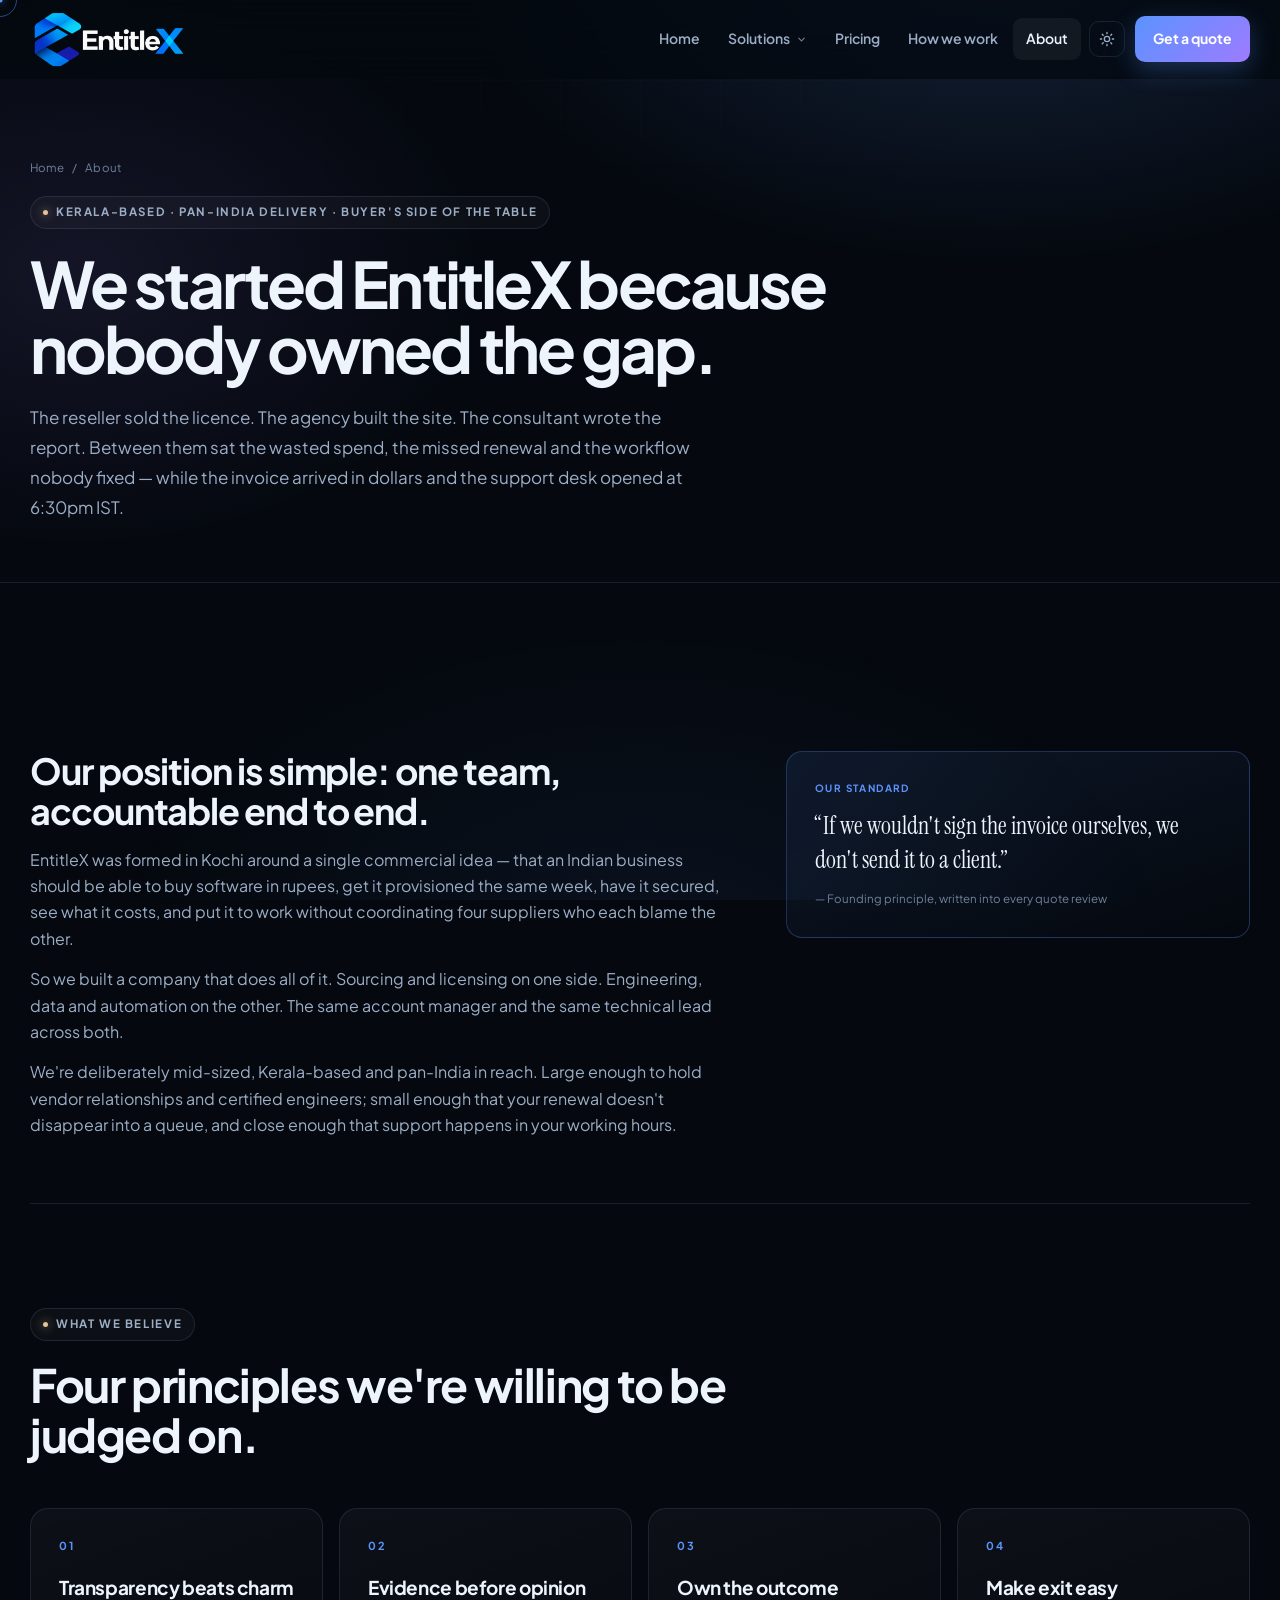
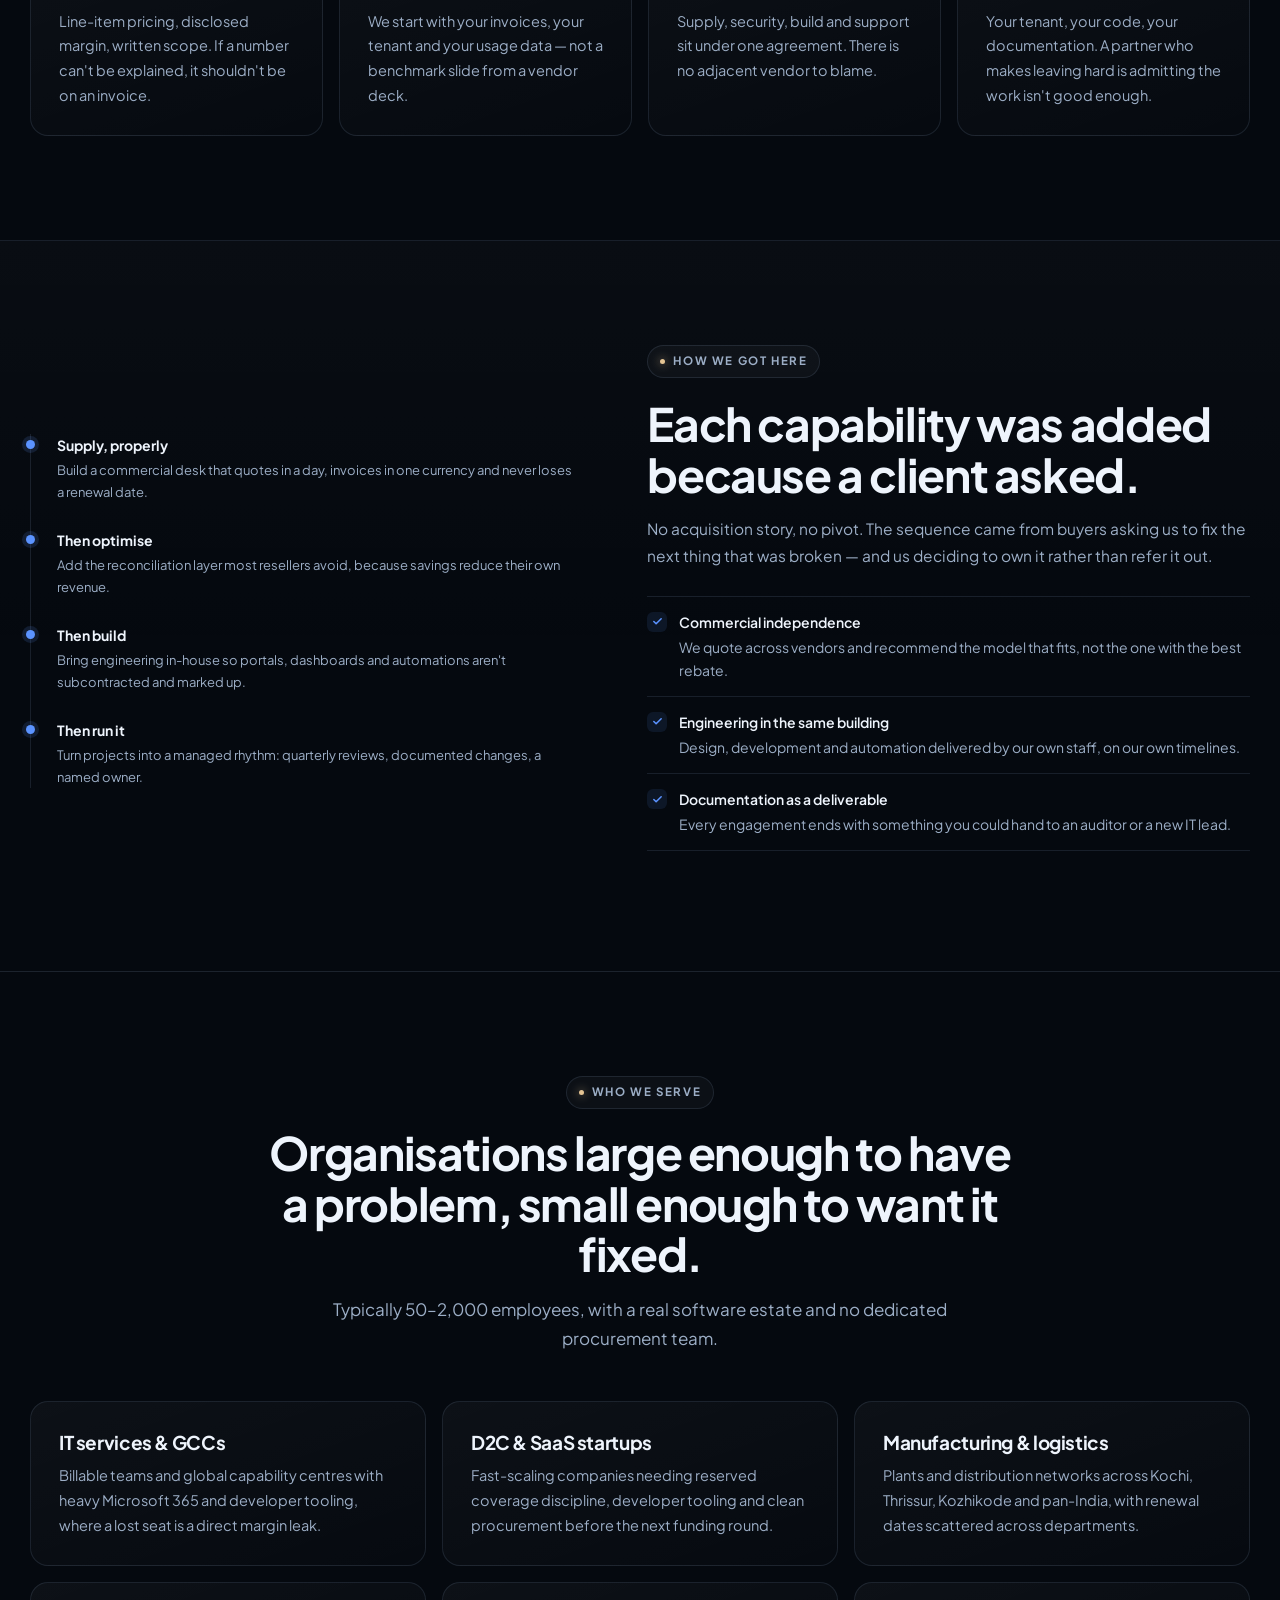
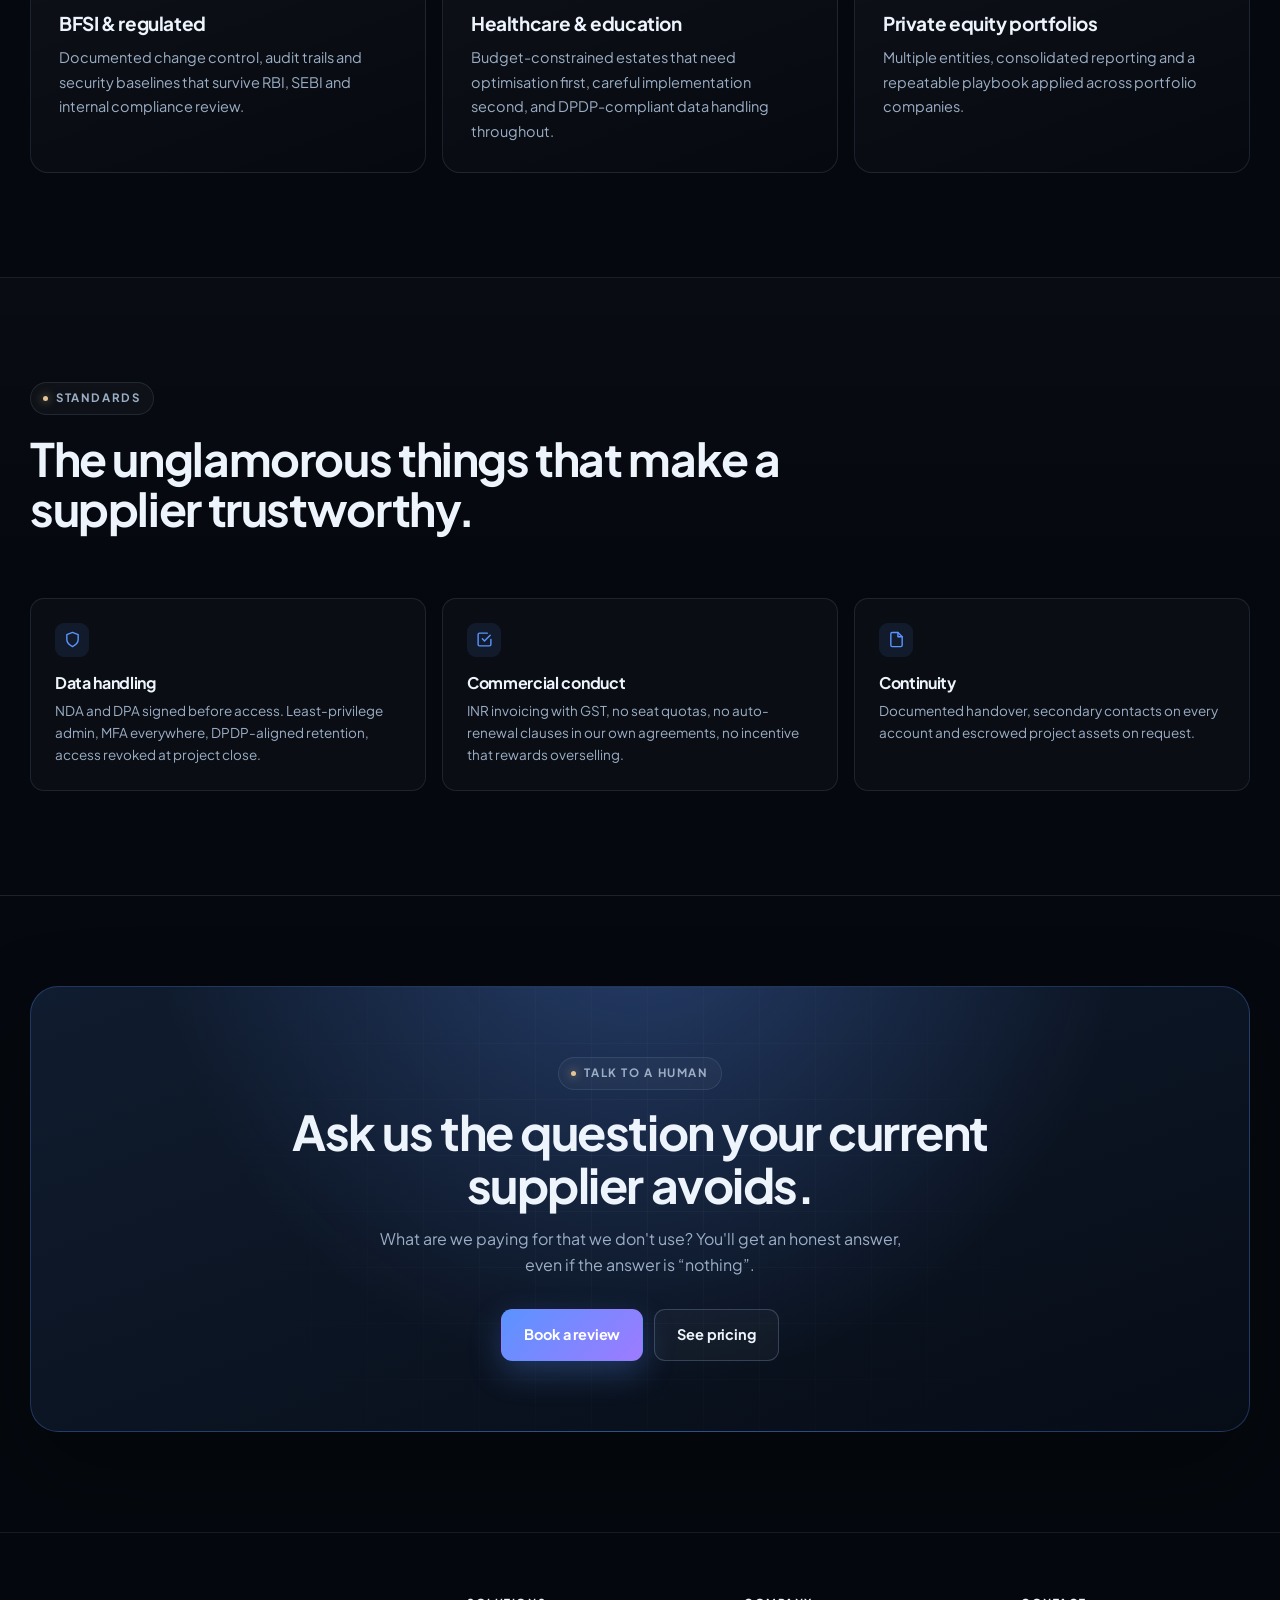
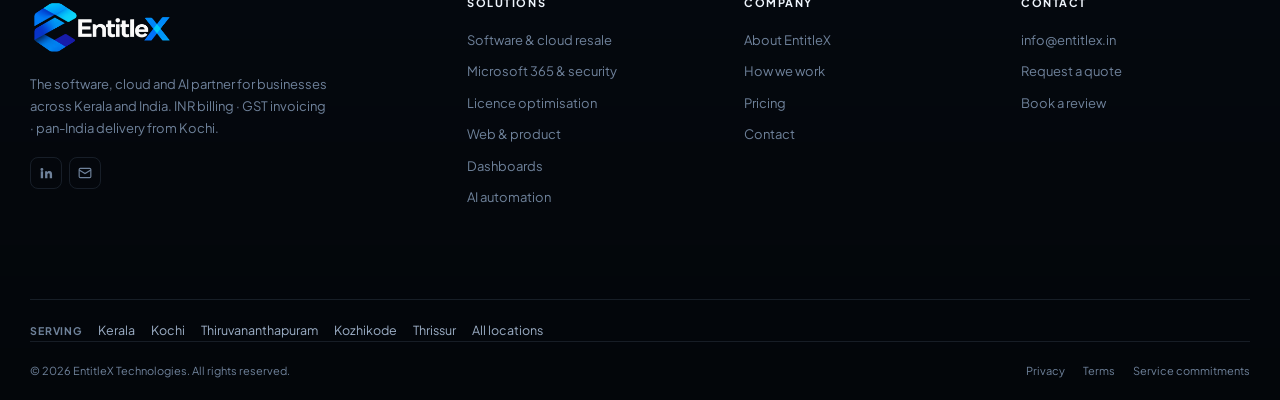
<file: about.html>
<!DOCTYPE html>
<html lang="en-IN" data-theme="dark">
<head>
<meta charset="UTF-8">
<meta name="viewport" content="width=device-width, initial-scale=1.0">
<meta name="theme-color" content="#05090f">
<title>About EntitleX — Kerala Software &amp; Cloud Partner</title>
<meta name="description" content="EntitleX is a Kerala-based software, cloud and AI partner serving businesses in Kochi, Thiruvananthapuram, Kozhikode and Thrissur, and pan-India.">
<script>(function(){try{var t=localStorage.getItem("entitlex-theme");document.documentElement.setAttribute("data-theme",t==="light"?"light":"dark")}catch(e){}})();</script>
<link rel="stylesheet" href="style.css">
<link rel="icon" href="favicon.ico" sizes="any">
<link rel="icon" type="image/png" sizes="32x32" href="images/icon-32.png">
<link rel="apple-touch-icon" href="images/apple-touch-icon.png">
<link rel="canonical" href="https://entitlex.in/about.html">
<meta property="og:type" content="website">
<meta property="og:site_name" content="EntitleX">
<meta property="og:locale" content="en_IN">
<meta property="og:title" content="About EntitleX — Kerala Software &amp; Cloud Partner">
<meta property="og:description" content="EntitleX is a Kerala-based software, cloud and AI partner serving businesses in Kochi, Thiruvananthapuram, Kozhikode and Thrissur, and pan-India.">
<meta property="og:url" content="https://entitlex.in/about.html">
<meta property="og:image" content="https://entitlex.in/images/og-cover.jpg">
<meta property="og:image:width" content="1200">
<meta property="og:image:height" content="630">
<meta property="og:image:alt" content="EntitleX — software, cloud and AI partner for Kerala and India">
<meta name="twitter:card" content="summary_large_image">
<meta name="twitter:title" content="About EntitleX — Kerala Software &amp; Cloud Partner">
<meta name="twitter:description" content="EntitleX is a Kerala-based software, cloud and AI partner serving businesses in Kochi, Thiruvananthapuram, Kozhikode and Thrissur, and pan-India.">
<meta name="twitter:image" content="https://entitlex.in/images/og-cover.jpg">
</head>
<body>

<header class="site-header" id="site-header">
  <div class="scroll-progress" aria-hidden="true"></div>
  <div class="header-inner">
    <a href="index.html" class="brand" aria-label="EntitleX home">
      <img src="images/entitlex-logo.png" class="brand-logo logo-dark" alt="EntitleX">
      <img src="images/entitlex-logo-light.png" class="brand-logo logo-light" alt="" aria-hidden="true">
    </a>
    <nav class="main-nav" aria-label="Primary">
      <a href="index.html">Home</a>
      <div class="nav-item">
        <button class="nav-trigger" type="button" aria-expanded="false" aria-haspopup="true">Solutions
          <svg width="11" height="11" viewBox="0 0 24 24" fill="none" stroke="currentColor" stroke-width="2.5" stroke-linecap="round"><path d="m6 9 6 6 6-6"/></svg>
        </button>
        <div class="nav-menu" role="menu">
          <a href="services.html#resale" role="menuitem"><span class="mi">01</span><span><strong>Software &amp; cloud resale</strong><small>Microsoft 365, Azure, AWS, Google, Adobe and 200+ vendors</small></span></a>
          <a href="services.html#web" role="menuitem"><span class="mi">02</span><span><strong>Web &amp; product development</strong><small>Marketing sites, portals and customer platforms</small></span></a>
          <a href="services.html#dashboards" role="menuitem"><span class="mi">03</span><span><strong>Dashboards &amp; reporting</strong><small>Licence, spend and operations visibility in one place</small></span></a>
          <a href="services.html#ai" role="menuitem"><span class="mi">04</span><span><strong>AI automation</strong><small>Workflows that remove manual work from IT and finance</small></span></a>
        </div>
      </div>
      <a href="pricing.html">Pricing</a>
      <a href="process.html">How we work</a>
      <a href="about.html" aria-current="page">About</a>
      <button class="theme-toggle" type="button" data-theme-toggle aria-label="Switch to light theme"></button>
      <a href="contact.html" class="nav-cta magnetic">Get a quote</a>
    </nav>
    <button class="menu-toggle" type="button" aria-label="Open menu" aria-expanded="false" aria-controls="mobile-menu"><span></span><span></span><span></span></button>
  </div>
  <nav class="mobile-menu" id="mobile-menu" aria-label="Mobile">
    <a class="mm-link" href="index.html">Home</a>
    <div class="mm-group">Solutions</div>
    <a class="mm-link" href="services.html#resale">Software &amp; cloud resale</a>
    <a class="mm-link" href="services.html#web">Web &amp; product development</a>
    <a class="mm-link" href="services.html#dashboards">Dashboards &amp; reporting</a>
    <a class="mm-link" href="services.html#ai">AI automation</a>
    <div class="mm-group">Company</div>
    <a class="mm-link" href="pricing.html">Pricing</a>
    <a class="mm-link" href="process.html">How we work</a>
    <a class="mm-link" href="about.html">About</a>
    <a href="contact.html" class="btn btn-primary">Get a quote</a>
    <button class="theme-toggle" type="button" data-theme-toggle aria-label="Switch theme" style="margin:14px 4px 0"></button>
  </nav>
</header>

<main>
<section class="page-hero">
  <div class="shell">
    <div class="breadcrumbs"><a href="index.html">Home</a><span>/</span><span>About</span></div>
    <span class="eyebrow" data-reveal><span class="dot"></span>Kerala-based · pan-India delivery · buyer's side of the table</span>
    <h1 data-reveal style="--d:60ms">We started EntitleX because nobody owned the gap.</h1>
    <p class="lede" data-reveal style="--d:120ms">The reseller sold the licence. The agency built the site. The consultant wrote the report. Between them sat the wasted spend, the missed renewal and the workflow nobody fixed — while the invoice arrived in dollars and the support desk opened at 6:30pm IST.</p>
  </div>
</section>

<section class="section" style="padding-bottom:0">
  <div class="shell">
    <div class="about-lead">
      <div data-reveal>
        <h2>Our position is simple: one team, accountable end to end.</h2>
        <p>EntitleX was formed in Kochi around a single commercial idea — that an Indian business should be able to buy software in rupees, get it provisioned the same week, have it secured, see what it costs, and put it to work without coordinating four suppliers who each blame the other.</p>
        <p>So we built a company that does all of it. Sourcing and licensing on one side. Engineering, data and automation on the other. The same account manager and the same technical lead across both.</p>
        <p>We're deliberately mid-sized, Kerala-based and pan-India in reach. Large enough to hold vendor relationships and certified engineers; small enough that your renewal doesn't disappear into a queue, and close enough that support happens in your working hours.</p>
      </div>
      <aside class="about-quote" data-reveal style="--d:100ms">
        <span>Our standard</span>
        <strong>“If we wouldn't sign the invoice ourselves, we don't send it to a client.”</strong>
        <small>— Founding principle, written into every quote review</small>
      </aside>
    </div>
  </div>
</section>

<section class="section">
  <div class="shell">
    <div class="section-head" data-reveal>
      <span class="eyebrow"><span class="dot"></span>What we believe</span>
      <h2>Four principles we're willing to be judged on.</h2>
    </div>
    <div class="grid g4">
      <article class="card" data-reveal><span class="card-num">01</span><h3>Transparency beats charm</h3><p>Line-item pricing, disclosed margin, written scope. If a number can't be explained, it shouldn't be on an invoice.</p></article>
      <article class="card" data-reveal style="--d:70ms"><span class="card-num">02</span><h3>Evidence before opinion</h3><p>We start with your invoices, your tenant and your usage data — not a benchmark slide from a vendor deck.</p></article>
      <article class="card" data-reveal style="--d:140ms"><span class="card-num">03</span><h3>Own the outcome</h3><p>Supply, security, build and support sit under one agreement. There is no adjacent vendor to blame.</p></article>
      <article class="card" data-reveal style="--d:210ms"><span class="card-num">04</span><h3>Make exit easy</h3><p>Your tenant, your code, your documentation. A partner who makes leaving hard is admitting the work isn't good enough.</p></article>
    </div>
  </div>
</section>

<section class="section section-alt">
  <div class="shell split">
    <div data-reveal>
      <div class="timeline">
        <div><b>Supply, properly</b><p>Build a commercial desk that quotes in a day, invoices in one currency and never loses a renewal date.</p></div>
        <div><b>Then optimise</b><p>Add the reconciliation layer most resellers avoid, because savings reduce their own revenue.</p></div>
        <div><b>Then build</b><p>Bring engineering in-house so portals, dashboards and automations aren't subcontracted and marked up.</p></div>
        <div><b>Then run it</b><p>Turn projects into a managed rhythm: quarterly reviews, documented changes, a named owner.</p></div>
      </div>
    </div>
    <div class="split-copy" data-reveal style="--d:100ms">
      <span class="eyebrow"><span class="dot"></span>How we got here</span>
      <h2>Each capability was added because a client asked.</h2>
      <p>No acquisition story, no pivot. The sequence came from buyers asking us to fix the next thing that was broken — and us deciding to own it rather than refer it out.</p>
      <ul class="checks">
        <li><span class="ci"><svg width="11" height="11" viewBox="0 0 24 24" fill="none" stroke="currentColor" stroke-width="3.4" stroke-linecap="round" stroke-linejoin="round"><path d="M20 6 9 17l-5-5"/></svg></span><div><strong>Commercial independence</strong><span>We quote across vendors and recommend the model that fits, not the one with the best rebate.</span></div></li>
        <li><span class="ci"><svg width="11" height="11" viewBox="0 0 24 24" fill="none" stroke="currentColor" stroke-width="3.4" stroke-linecap="round" stroke-linejoin="round"><path d="M20 6 9 17l-5-5"/></svg></span><div><strong>Engineering in the same building</strong><span>Design, development and automation delivered by our own staff, on our own timelines.</span></div></li>
        <li><span class="ci"><svg width="11" height="11" viewBox="0 0 24 24" fill="none" stroke="currentColor" stroke-width="3.4" stroke-linecap="round" stroke-linejoin="round"><path d="M20 6 9 17l-5-5"/></svg></span><div><strong>Documentation as a deliverable</strong><span>Every engagement ends with something you could hand to an auditor or a new IT lead.</span></div></li>
      </ul>
    </div>
  </div>
</section>

<section class="section">
  <div class="shell">
    <div class="section-head center" data-reveal>
      <span class="eyebrow"><span class="dot"></span>Who we serve</span>
      <h2>Organisations large enough to have a problem, small enough to want it fixed.</h2>
      <p>Typically 50–2,000 employees, with a real software estate and no dedicated procurement team.</p>
    </div>
    <div class="grid g3">
      <article class="card" data-reveal><h3>IT services &amp; GCCs</h3><p>Billable teams and global capability centres with heavy Microsoft 365 and developer tooling, where a lost seat is a direct margin leak.</p></article>
      <article class="card" data-reveal style="--d:70ms"><h3>D2C &amp; SaaS startups</h3><p>Fast-scaling companies needing reserved coverage discipline, developer tooling and clean procurement before the next funding round.</p></article>
      <article class="card" data-reveal style="--d:140ms"><h3>Manufacturing &amp; logistics</h3><p>Plants and distribution networks across Kochi, Thrissur, Kozhikode and pan-India, with renewal dates scattered across departments.</p></article>
      <article class="card" data-reveal><h3>BFSI &amp; regulated</h3><p>Documented change control, audit trails and security baselines that survive RBI, SEBI and internal compliance review.</p></article>
      <article class="card" data-reveal style="--d:70ms"><h3>Healthcare &amp; education</h3><p>Budget-constrained estates that need optimisation first, careful implementation second, and DPDP-compliant data handling throughout.</p></article>
      <article class="card" data-reveal style="--d:140ms"><h3>Private equity portfolios</h3><p>Multiple entities, consolidated reporting and a repeatable playbook applied across portfolio companies.</p></article>
    </div>
  </div>
</section>

<section class="section section-alt">
  <div class="shell">
    <div class="split-head">
      <div class="section-head" data-reveal>
        <span class="eyebrow"><span class="dot"></span>Standards</span>
        <h2>The unglamorous things that make a supplier trustworthy.</h2>
      </div>
    </div>
    <div class="trust-grid three" data-reveal>
      <div class="trust-card"><span class="ti"><svg width="17" height="17" viewBox="0 0 24 24" fill="none" stroke="currentColor" stroke-width="2" stroke-linecap="round" stroke-linejoin="round"><path d="M12 22s8-4 8-10V5l-8-3-8 3v7c0 6 8 10 8 10Z"/></svg></span><h3>Data handling</h3><p>NDA and DPA signed before access. Least-privilege admin, MFA everywhere, DPDP-aligned retention, access revoked at project close.</p></div>
      <div class="trust-card"><span class="ti"><svg width="17" height="17" viewBox="0 0 24 24" fill="none" stroke="currentColor" stroke-width="2" stroke-linecap="round" stroke-linejoin="round"><path d="M9 11l3 3 8-8"/><path d="M21 12v7a2 2 0 0 1-2 2H5a2 2 0 0 1-2-2V5a2 2 0 0 1 2-2h11"/></svg></span><h3>Commercial conduct</h3><p>INR invoicing with GST, no seat quotas, no auto-renewal clauses in our own agreements, no incentive that rewards overselling.</p></div>
      <div class="trust-card"><span class="ti"><svg width="17" height="17" viewBox="0 0 24 24" fill="none" stroke="currentColor" stroke-width="2" stroke-linecap="round" stroke-linejoin="round"><path d="M14 2H6a2 2 0 0 0-2 2v16a2 2 0 0 0 2 2h12a2 2 0 0 0 2-2V8Z"/><path d="M14 2v6h6"/></svg></span><h3>Continuity</h3><p>Documented handover, secondary contacts on every account and escrowed project assets on request.</p></div>
    </div>
  </div>
</section>

<section class="cta-wrap" style="padding-top:90px">
  <div class="shell">
    <div class="cta-box" data-reveal>
      <span class="eyebrow"><span class="dot"></span>Talk to a human</span>
      <h2>Ask us the question your current supplier avoids.</h2>
      <p>What are we paying for that we don't use? You'll get an honest answer, even if the answer is “nothing”.</p>
      <div class="cta-actions">
        <a href="contact.html" class="btn btn-primary magnetic">Book a review</a>
        <a href="pricing.html" class="btn btn-ghost">See pricing</a>
      </div>
    </div>
  </div>
</section>
</main>

<footer class="site-footer">
  <div class="shell">
    <div class="footer-grid">
      <div class="footer-brand">
        <img src="images/entitlex-logo.png" class="logo-dark" alt="EntitleX">
        <img src="images/entitlex-logo-light.png" class="logo-light" alt="" aria-hidden="true">
        <p>The software, cloud and AI partner for businesses across Kerala and India. INR billing · GST invoicing · pan-India delivery from Kochi.</p>
        <div class="footer-social">
          <a href="https://www.linkedin.com/" aria-label="LinkedIn" target="_blank" rel="noopener"><svg width="14" height="14" viewBox="0 0 24 24" fill="currentColor"><path d="M4.98 3.5a2.5 2.5 0 1 1 0 5 2.5 2.5 0 0 1 0-5ZM3 9h4v12H3V9Zm7 0h3.8v1.7h.05c.53-1 1.83-2.05 3.77-2.05 4.03 0 4.78 2.65 4.78 6.1V21h-4v-5.5c0-1.3-.02-3-1.83-3-1.83 0-2.11 1.43-2.11 2.9V21h-4V9Z"/></svg></a>
          <a href="mailto:info@entitlex.in" aria-label="Email"><svg width="14" height="14" viewBox="0 0 24 24" fill="none" stroke="currentColor" stroke-width="2"><rect x="2" y="4" width="20" height="16" rx="2"/><path d="m2 7 10 6 10-6"/></svg></a>
        </div>
      </div>
      <div class="footer-col">
        <h4>Solutions</h4>
        <a href="services.html#resale">Software &amp; cloud resale</a>
        <a href="services.html#m365">Microsoft 365 &amp; security</a>
        <a href="services.html#optimisation">Licence optimisation</a>
        <a href="services.html#web">Web &amp; product</a>
        <a href="services.html#dashboards">Dashboards</a>
        <a href="services.html#ai">AI automation</a>
      </div>
      <div class="footer-col">
        <h4>Company</h4>
        <a href="about.html">About EntitleX</a>
        <a href="process.html">How we work</a>
        <a href="pricing.html">Pricing</a>
        <a href="contact.html">Contact</a>
      </div>
      <div class="footer-col">
        <h4>Contact</h4>
        <a href="mailto:info@entitlex.in">info@entitlex.in</a>
        <a href="contact.html">Request a quote</a>
        <a href="contact.html">Book a review</a>
      </div>
    </div>
    <div class="footer-areas">
      <span>Serving</span>
      <a href="locations.html">Kerala</a>
      <a href="kochi.html">Kochi</a>
      <a href="thiruvananthapuram.html">Thiruvananthapuram</a>
      <a href="kozhikode.html">Kozhikode</a>
      <a href="thrissur.html">Thrissur</a>
      <a href="locations.html">All locations</a>
    </div>
    <div class="footer-bottom">
      <span>© <span data-year>2026</span> EntitleX Technologies. All rights reserved.</span>
      <div><a href="about.html">Privacy</a><a href="about.html">Terms</a><a href="process.html">Service commitments</a></div>
    </div>
  </div>
</footer>

<button class="back-top" type="button" aria-label="Back to top"><svg width="16" height="16" viewBox="0 0 24 24" fill="none" stroke="currentColor" stroke-width="2.4" stroke-linecap="round" stroke-linejoin="round"><path d="M12 19V5M6 11l6-6 6 6"/></svg></button>
<script src="app.js" defer></script>
</body>
</html>
</file>
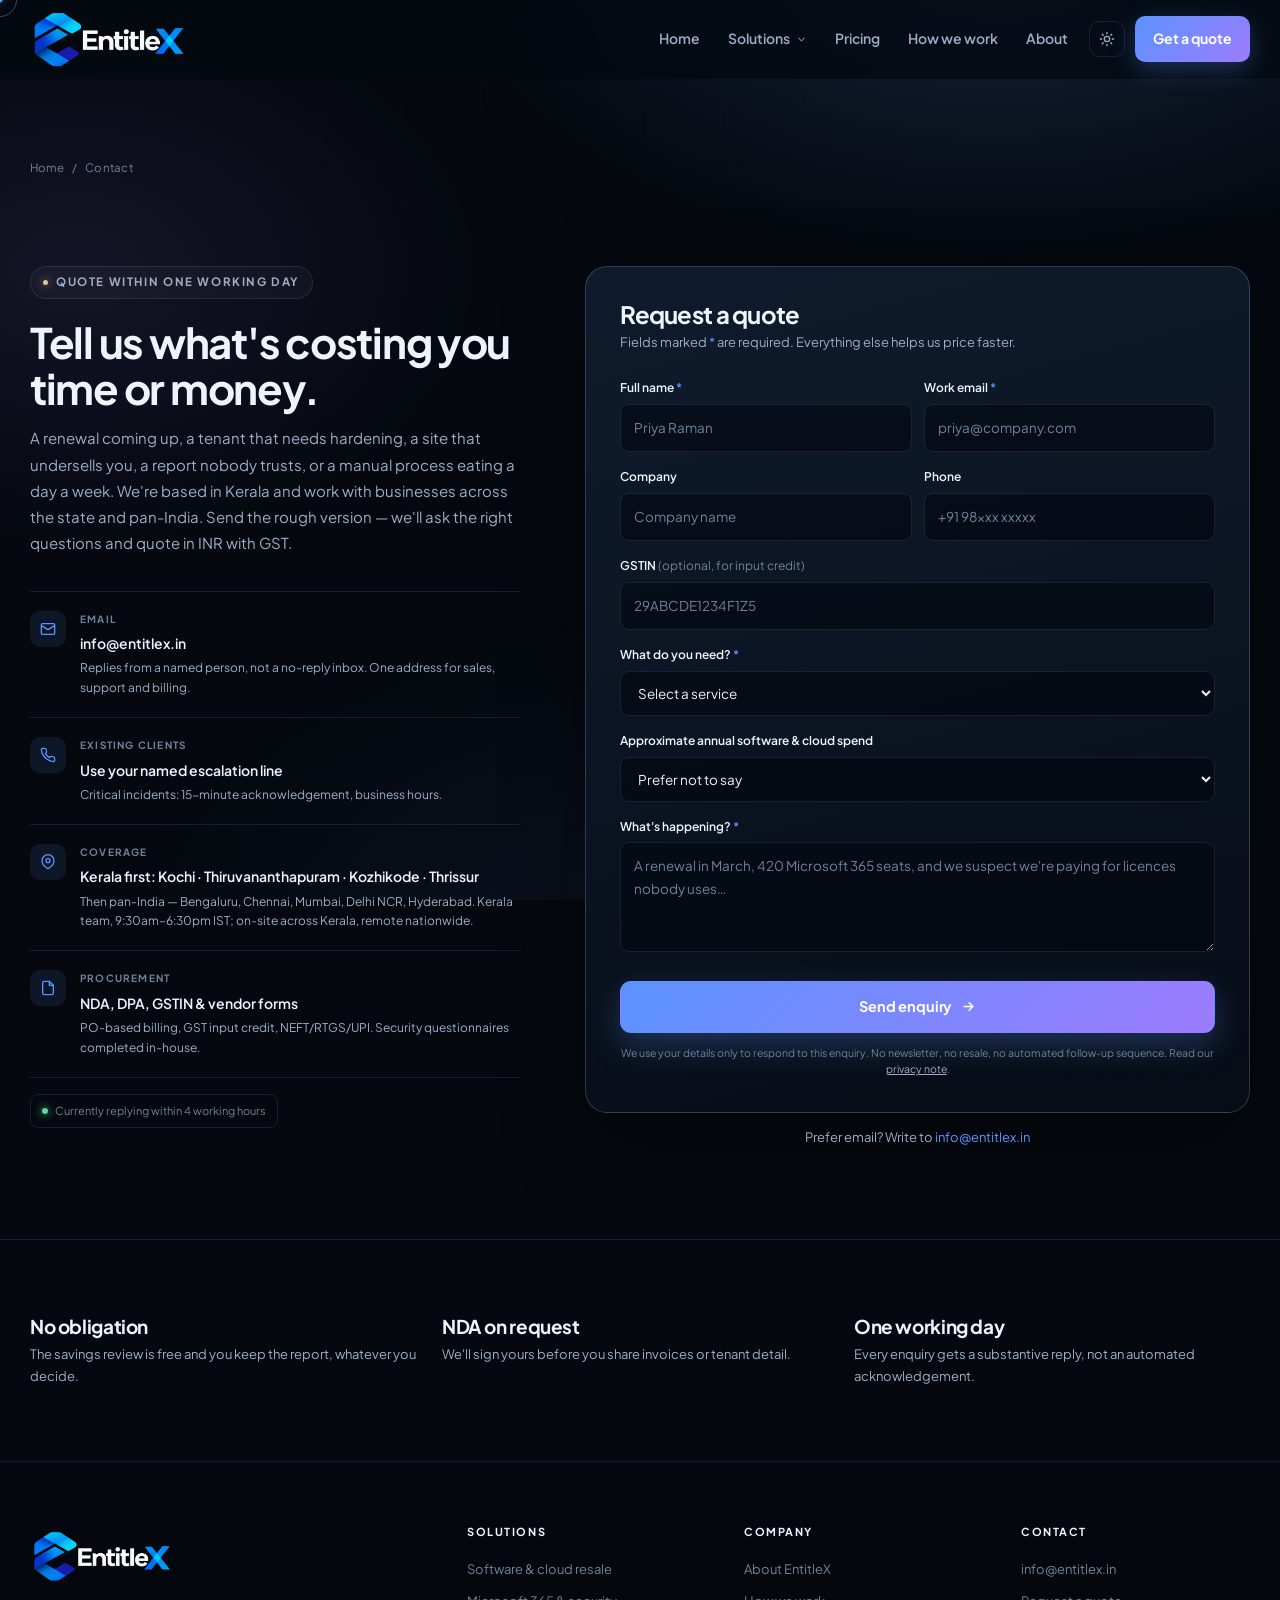
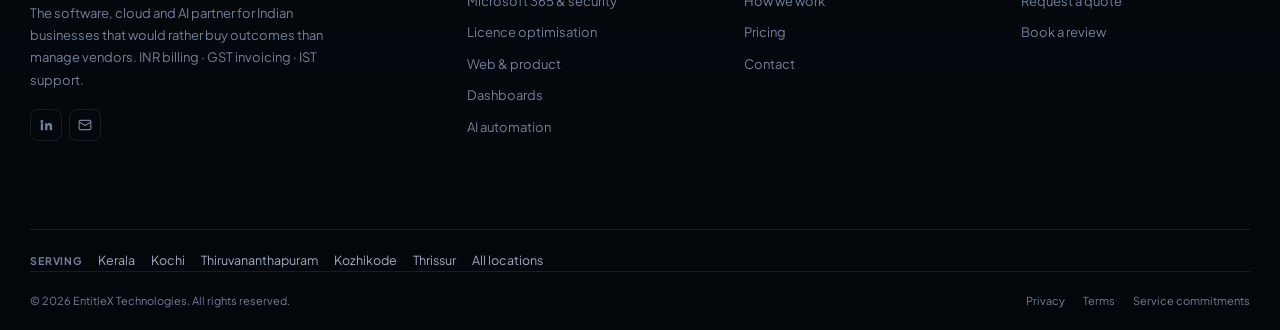
<file: contact.html>
<!DOCTYPE html>
<html lang="en-IN" data-theme="dark">
<head>
<meta charset="UTF-8">
<meta name="viewport" content="width=device-width, initial-scale=1.0">
<meta name="theme-color" content="#05090f">
<title>Contact EntitleX — Kerala Software &amp; Cloud Partner</title>
<meta name="description" content="Talk to EntitleX in Kerala about software and cloud licensing in INR, Microsoft 365 management, web development, dashboards or AI automation. Quote within one working day.">
<script>(function(){try{var t=localStorage.getItem("entitlex-theme");document.documentElement.setAttribute("data-theme",t==="light"?"light":"dark")}catch(e){}})();</script>
<link rel="stylesheet" href="style.css">
<link rel="icon" href="favicon.ico" sizes="any">
<link rel="icon" type="image/png" sizes="32x32" href="images/icon-32.png">
<link rel="apple-touch-icon" href="images/apple-touch-icon.png">
<link rel="canonical" href="https://entitlex.in/contact.html">
<meta property="og:type" content="website">
<meta property="og:site_name" content="EntitleX">
<meta property="og:locale" content="en_IN">
<meta property="og:title" content="Contact EntitleX — Kerala Software &amp; Cloud Partner">
<meta property="og:description" content="Talk to EntitleX in Kerala about software and cloud licensing in INR, Microsoft 365 management, web development, dashboards or AI automation. Quote within one working day.">
<meta property="og:url" content="https://entitlex.in/contact.html">
<meta property="og:image" content="https://entitlex.in/images/og-cover.jpg">
<meta property="og:image:width" content="1200">
<meta property="og:image:height" content="630">
<meta property="og:image:alt" content="EntitleX — software, cloud and AI partner for Kerala and India">
<meta name="twitter:card" content="summary_large_image">
<meta name="twitter:title" content="Contact EntitleX — Kerala Software &amp; Cloud Partner">
<meta name="twitter:description" content="Talk to EntitleX in Kerala about software and cloud licensing in INR, Microsoft 365 management, web development, dashboards or AI automation. Quote within one working day.">
<meta name="twitter:image" content="https://entitlex.in/images/og-cover.jpg">
</head>
<body>

<header class="site-header" id="site-header">
  <div class="scroll-progress" aria-hidden="true"></div>
  <div class="header-inner">
    <a href="index.html" class="brand" aria-label="EntitleX home">
      <img src="images/entitlex-logo.png" class="brand-logo logo-dark" alt="EntitleX">
      <img src="images/entitlex-logo-light.png" class="brand-logo logo-light" alt="" aria-hidden="true">
    </a>
    <nav class="main-nav" aria-label="Primary">
      <a href="index.html">Home</a>
      <div class="nav-item">
        <button class="nav-trigger" type="button" aria-expanded="false" aria-haspopup="true">Solutions
          <svg width="11" height="11" viewBox="0 0 24 24" fill="none" stroke="currentColor" stroke-width="2.5" stroke-linecap="round"><path d="m6 9 6 6 6-6"/></svg>
        </button>
        <div class="nav-menu" role="menu">
          <a href="services.html#resale" role="menuitem"><span class="mi">01</span><span><strong>Software &amp; cloud resale</strong><small>Microsoft 365, Azure, AWS, Google, Adobe and 200+ vendors</small></span></a>
          <a href="services.html#web" role="menuitem"><span class="mi">02</span><span><strong>Web &amp; product development</strong><small>Marketing sites, portals and customer platforms</small></span></a>
          <a href="services.html#dashboards" role="menuitem"><span class="mi">03</span><span><strong>Dashboards &amp; reporting</strong><small>Licence, spend and operations visibility in one place</small></span></a>
          <a href="services.html#ai" role="menuitem"><span class="mi">04</span><span><strong>AI automation</strong><small>Workflows that remove manual work from IT and finance</small></span></a>
        </div>
      </div>
      <a href="pricing.html">Pricing</a>
      <a href="process.html">How we work</a>
      <a href="about.html">About</a>
      <button class="theme-toggle" type="button" data-theme-toggle aria-label="Switch to light theme"></button>
      <a href="contact.html" class="nav-cta magnetic" aria-current="page">Get a quote</a>
    </nav>
    <button class="menu-toggle" type="button" aria-label="Open menu" aria-expanded="false" aria-controls="mobile-menu"><span></span><span></span><span></span></button>
  </div>
  <nav class="mobile-menu" id="mobile-menu" aria-label="Mobile">
    <a class="mm-link" href="index.html">Home</a>
    <div class="mm-group">Solutions</div>
    <a class="mm-link" href="services.html#resale">Software &amp; cloud resale</a>
    <a class="mm-link" href="services.html#web">Web &amp; product development</a>
    <a class="mm-link" href="services.html#dashboards">Dashboards &amp; reporting</a>
    <a class="mm-link" href="services.html#ai">AI automation</a>
    <div class="mm-group">Company</div>
    <a class="mm-link" href="pricing.html">Pricing</a>
    <a class="mm-link" href="process.html">How we work</a>
    <a class="mm-link" href="about.html">About</a>
    <a href="contact.html" class="btn btn-primary">Get a quote</a>
    <button class="theme-toggle" type="button" data-theme-toggle aria-label="Switch theme" style="margin:14px 4px 0"></button>
  </nav>
</header>

<main>
<section class="page-hero" style="padding-bottom:0;border-bottom:0">
  <div class="shell">
    <div class="breadcrumbs"><a href="index.html">Home</a><span>/</span><span>Contact</span></div>
  </div>
</section>

<section class="shell">
  <div class="contact-grid">
    <div class="contact-copy" data-reveal>
      <span class="eyebrow"><span class="dot"></span>Quote within one working day</span>
      <h2 style="margin-top:20px">Tell us what's costing you time or money.</h2>
      <p>A renewal coming up, a tenant that needs hardening, a site that undersells you, a report nobody trusts, or a manual process eating a day a week. We're based in Kerala and work with businesses across the state and pan-India. Send the rough version — we'll ask the right questions and quote in INR with GST.</p>

      <div class="contact-methods">
        <div class="cm">
          <span class="ci"><svg width="16" height="16" viewBox="0 0 24 24" fill="none" stroke="currentColor" stroke-width="2"><rect x="2" y="4" width="20" height="16" rx="2"/><path d="m2 7 10 6 10-6"/></svg></span>
          <div><span>Email</span><a href="mailto:info@entitlex.in">info@entitlex.in</a><p>Replies from a named person, not a no-reply inbox. One address for sales, support and billing.</p></div>
        </div>
        <div class="cm">
          <span class="ci"><svg width="16" height="16" viewBox="0 0 24 24" fill="none" stroke="currentColor" stroke-width="2"><path d="M22 16.9v3a2 2 0 0 1-2.2 2 19.8 19.8 0 0 1-8.6-3.1 19.5 19.5 0 0 1-6-6A19.8 19.8 0 0 1 2.1 4.2 2 2 0 0 1 4.1 2h3a2 2 0 0 1 2 1.7c.1 1 .4 1.9.7 2.8a2 2 0 0 1-.5 2.1L8.1 9.9a16 16 0 0 0 6 6l1.3-1.3a2 2 0 0 1 2.1-.5c.9.3 1.8.6 2.8.7a2 2 0 0 1 1.7 2Z"/></svg></span>
          <div><span>Existing clients</span><strong>Use your named escalation line</strong><p>Critical incidents: 15-minute acknowledgement, business hours.</p></div>
        </div>
        <div class="cm">
          <span class="ci"><svg width="16" height="16" viewBox="0 0 24 24" fill="none" stroke="currentColor" stroke-width="2" stroke-linecap="round" stroke-linejoin="round"><path d="M21 10c0 7-9 12-9 12s-9-5-9-12a9 9 0 0 1 18 0Z"/><circle cx="12" cy="10" r="3"/></svg></span>
          <div><span>Coverage</span><strong>Kerala first: Kochi · Thiruvananthapuram · Kozhikode · Thrissur</strong><p>Then pan-India — Bengaluru, Chennai, Mumbai, Delhi NCR, Hyderabad. Kerala team, 9:30am–6:30pm IST; on-site across Kerala, remote nationwide.</p></div>
        </div>
        <div class="cm">
          <span class="ci"><svg width="16" height="16" viewBox="0 0 24 24" fill="none" stroke="currentColor" stroke-width="2" stroke-linecap="round" stroke-linejoin="round"><path d="M14 2H6a2 2 0 0 0-2 2v16a2 2 0 0 0 2 2h12a2 2 0 0 0 2-2V8Z"/><path d="M14 2v6h6"/></svg></span>
          <div><span>Procurement</span><strong>NDA, DPA, GSTIN &amp; vendor forms</strong><p>PO-based billing, GST input credit, NEFT/RTGS/UPI. Security questionnaires completed in-house.</p></div>
        </div>
      </div>
      <div class="response-badge"><i></i>Currently replying within 4 working hours</div>
    </div>

    <div data-reveal style="--d:120ms">
      <div class="form-card">
        <h2>Request a quote</h2>
        <p>Fields marked <em style="color:var(--accent);font-style:normal">*</em> are required. Everything else helps us price faster.</p>

        <form id="quote-form" novalidate>
          <div class="field-row">
            <div class="field">
              <label for="name">Full name <em>*</em></label>
              <input type="text" id="name" name="name" placeholder="Priya Raman" autocomplete="name" required>
              <span class="field-error">Please enter your name.</span>
            </div>
            <div class="field">
              <label for="email">Work email <em>*</em></label>
              <input type="email" id="email" name="email" placeholder="priya@company.com" autocomplete="email" required>
              <span class="field-error">Please enter a valid work email.</span>
            </div>
          </div>

          <div class="field-row">
            <div class="field">
              <label for="company">Company</label>
              <input type="text" id="company" name="company" placeholder="Company name" autocomplete="organization">
            </div>
            <div class="field">
              <label for="phone">Phone</label>
              <input type="tel" id="phone" name="phone" placeholder="+91 98xxx xxxxx" autocomplete="tel">
            </div>
          </div>

          <div class="field">
            <label for="gstin">GSTIN <span style="color:var(--muted-2);font-weight:400">(optional, for input credit)</span></label>
            <input type="text" id="gstin" name="gstin" placeholder="29ABCDE1234F1Z5">
          </div>

          <div class="field">
            <label for="service">What do you need? <em>*</em></label>
            <select id="service" name="service" required>
              <option value="">Select a service</option>
              <option>Software &amp; cloud resale (Microsoft, Azure, AWS, Google) — INR</option>
              <option>Licence optimisation / spend review</option>
              <option>Microsoft 365 &amp; security management</option>
              <option>Website or product development</option>
              <option>Dashboards &amp; reporting</option>
              <option>AI automation</option>
              <option>Multiple services / not sure yet</option>
            </select>
            <span class="field-error">Please choose the closest match.</span>
          </div>

          <div class="field">
            <label for="spend">Approximate annual software &amp; cloud spend</label>
            <select id="spend" name="spend">
              <option value="">Prefer not to say</option>
              <option>Under ₹5 lakh</option>
              <option>₹5 – ₹15 lakh</option>
              <option>₹15 – ₹50 lakh</option>
              <option>₹50 lakh – ₹1.5 crore</option>
              <option>Over ₹1.5 crore</option>
            </select>
          </div>

          <div class="field">
            <label for="message">What's happening? <em>*</em></label>
            <textarea id="message" name="message" placeholder="A renewal in March, 420 Microsoft 365 seats, and we suspect we're paying for licences nobody uses…" required></textarea>
            <span class="field-error">A sentence or two is enough to get started.</span>
          </div>

          <button type="submit" class="btn btn-primary">Send enquiry
            <svg width="15" height="15" viewBox="0 0 24 24" fill="none" stroke="currentColor" stroke-width="2.4" stroke-linecap="round" stroke-linejoin="round"><path d="M5 12h14M13 6l6 6-6 6"/></svg>
          </button>

          <div class="form-success" id="form-success" role="status" aria-live="polite"></div>
          <p class="privacy">We use your details only to respond to this enquiry. No newsletter, no resale, no automated follow-up sequence. Read our <a href="about.html" style="color:var(--muted);text-decoration:underline">privacy note</a>.</p>
        </form>
      </div>
      <p class="small muted" style="text-align:center;margin-top:14px">Prefer email? Write to <a href="mailto:info@entitlex.in" style="color:var(--accent)">info@entitlex.in</a></p>
    </div>
  </div>
</section>

<section class="section-tight" style="border-top:1px solid var(--line)">
  <div class="shell">
    <div class="grid g3">
      <div data-reveal><h3 style="margin-bottom:6px">No obligation</h3><p class="small">The savings review is free and you keep the report, whatever you decide.</p></div>
      <div data-reveal style="--d:60ms"><h3 style="margin-bottom:6px">NDA on request</h3><p class="small">We'll sign yours before you share invoices or tenant detail.</p></div>
      <div data-reveal style="--d:120ms"><h3 style="margin-bottom:6px">One working day</h3><p class="small">Every enquiry gets a substantive reply, not an automated acknowledgement.</p></div>
    </div>
  </div>
</section>
</main>

<footer class="site-footer">
  <div class="shell">
    <div class="footer-grid">
      <div class="footer-brand">
        <img src="images/entitlex-logo.png" class="logo-dark" alt="EntitleX">
        <img src="images/entitlex-logo-light.png" class="logo-light" alt="" aria-hidden="true">
        <p>The software, cloud and AI partner for Indian businesses that would rather buy outcomes than manage vendors. INR billing · GST invoicing · IST support.</p>
        <div class="footer-social">
          <a href="https://www.linkedin.com/" aria-label="LinkedIn" target="_blank" rel="noopener"><svg width="14" height="14" viewBox="0 0 24 24" fill="currentColor"><path d="M4.98 3.5a2.5 2.5 0 1 1 0 5 2.5 2.5 0 0 1 0-5ZM3 9h4v12H3V9Zm7 0h3.8v1.7h.05c.53-1 1.83-2.05 3.77-2.05 4.03 0 4.78 2.65 4.78 6.1V21h-4v-5.5c0-1.3-.02-3-1.83-3-1.83 0-2.11 1.43-2.11 2.9V21h-4V9Z"/></svg></a>
          <a href="mailto:info@entitlex.in" aria-label="Email"><svg width="14" height="14" viewBox="0 0 24 24" fill="none" stroke="currentColor" stroke-width="2"><rect x="2" y="4" width="20" height="16" rx="2"/><path d="m2 7 10 6 10-6"/></svg></a>
        </div>
      </div>
      <div class="footer-col">
        <h4>Solutions</h4>
        <a href="services.html#resale">Software &amp; cloud resale</a>
        <a href="services.html#m365">Microsoft 365 &amp; security</a>
        <a href="services.html#optimisation">Licence optimisation</a>
        <a href="services.html#web">Web &amp; product</a>
        <a href="services.html#dashboards">Dashboards</a>
        <a href="services.html#ai">AI automation</a>
      </div>
      <div class="footer-col">
        <h4>Company</h4>
        <a href="about.html">About EntitleX</a>
        <a href="process.html">How we work</a>
        <a href="pricing.html">Pricing</a>
        <a href="contact.html">Contact</a>
      </div>
      <div class="footer-col">
        <h4>Contact</h4>
        <a href="mailto:info@entitlex.in">info@entitlex.in</a>
        <a href="contact.html">Request a quote</a>
        <a href="contact.html">Book a review</a>
      </div>
    </div>
    <div class="footer-areas">
      <span>Serving</span>
      <a href="locations.html">Kerala</a>
      <a href="kochi.html">Kochi</a>
      <a href="thiruvananthapuram.html">Thiruvananthapuram</a>
      <a href="kozhikode.html">Kozhikode</a>
      <a href="thrissur.html">Thrissur</a>
      <a href="locations.html">All locations</a>
    </div>
    <div class="footer-bottom">
      <span>© <span data-year>2026</span> EntitleX Technologies. All rights reserved.</span>
      <div><a href="about.html">Privacy</a><a href="about.html">Terms</a><a href="process.html">Service commitments</a></div>
    </div>
  </div>
</footer>

<button class="back-top" type="button" aria-label="Back to top"><svg width="16" height="16" viewBox="0 0 24 24" fill="none" stroke="currentColor" stroke-width="2.4" stroke-linecap="round" stroke-linejoin="round"><path d="M12 19V5M6 11l6-6 6 6"/></svg></button>
<script src="app.js" defer></script>
</body>
</html>
</file>
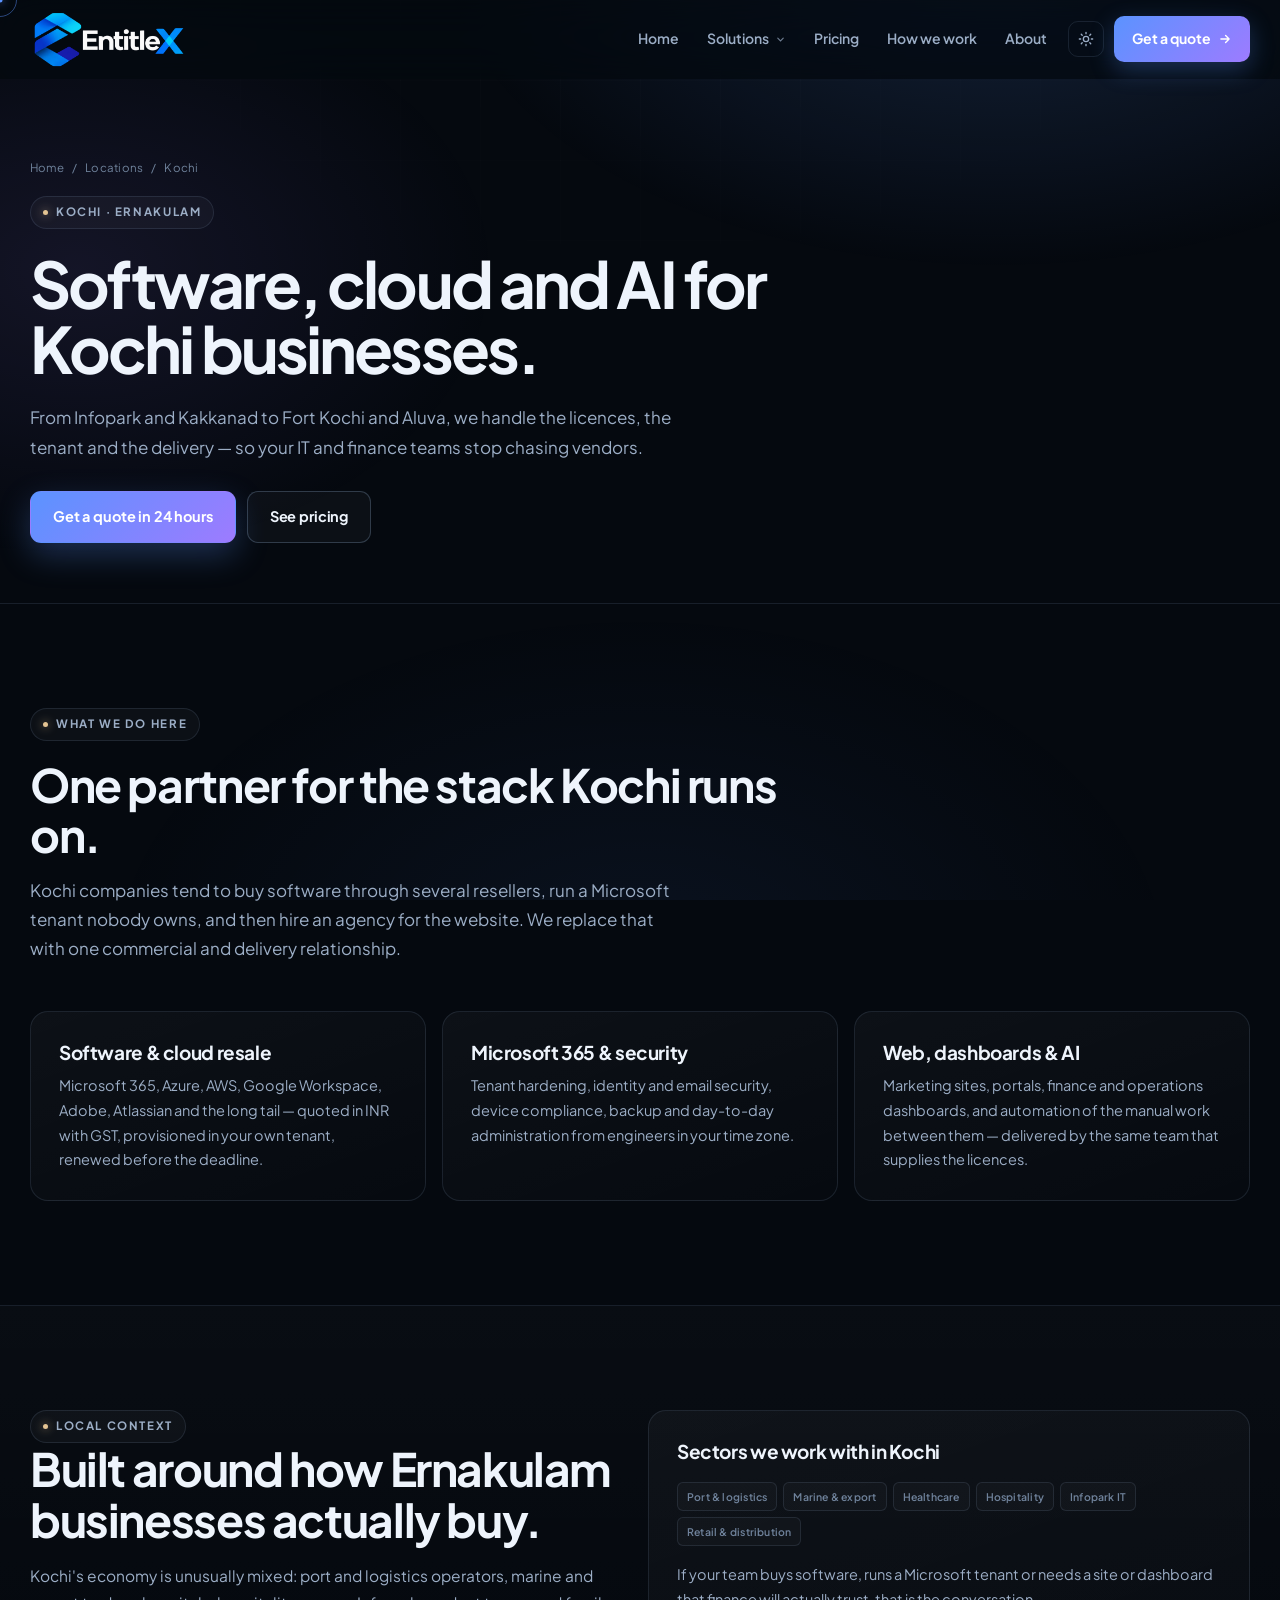
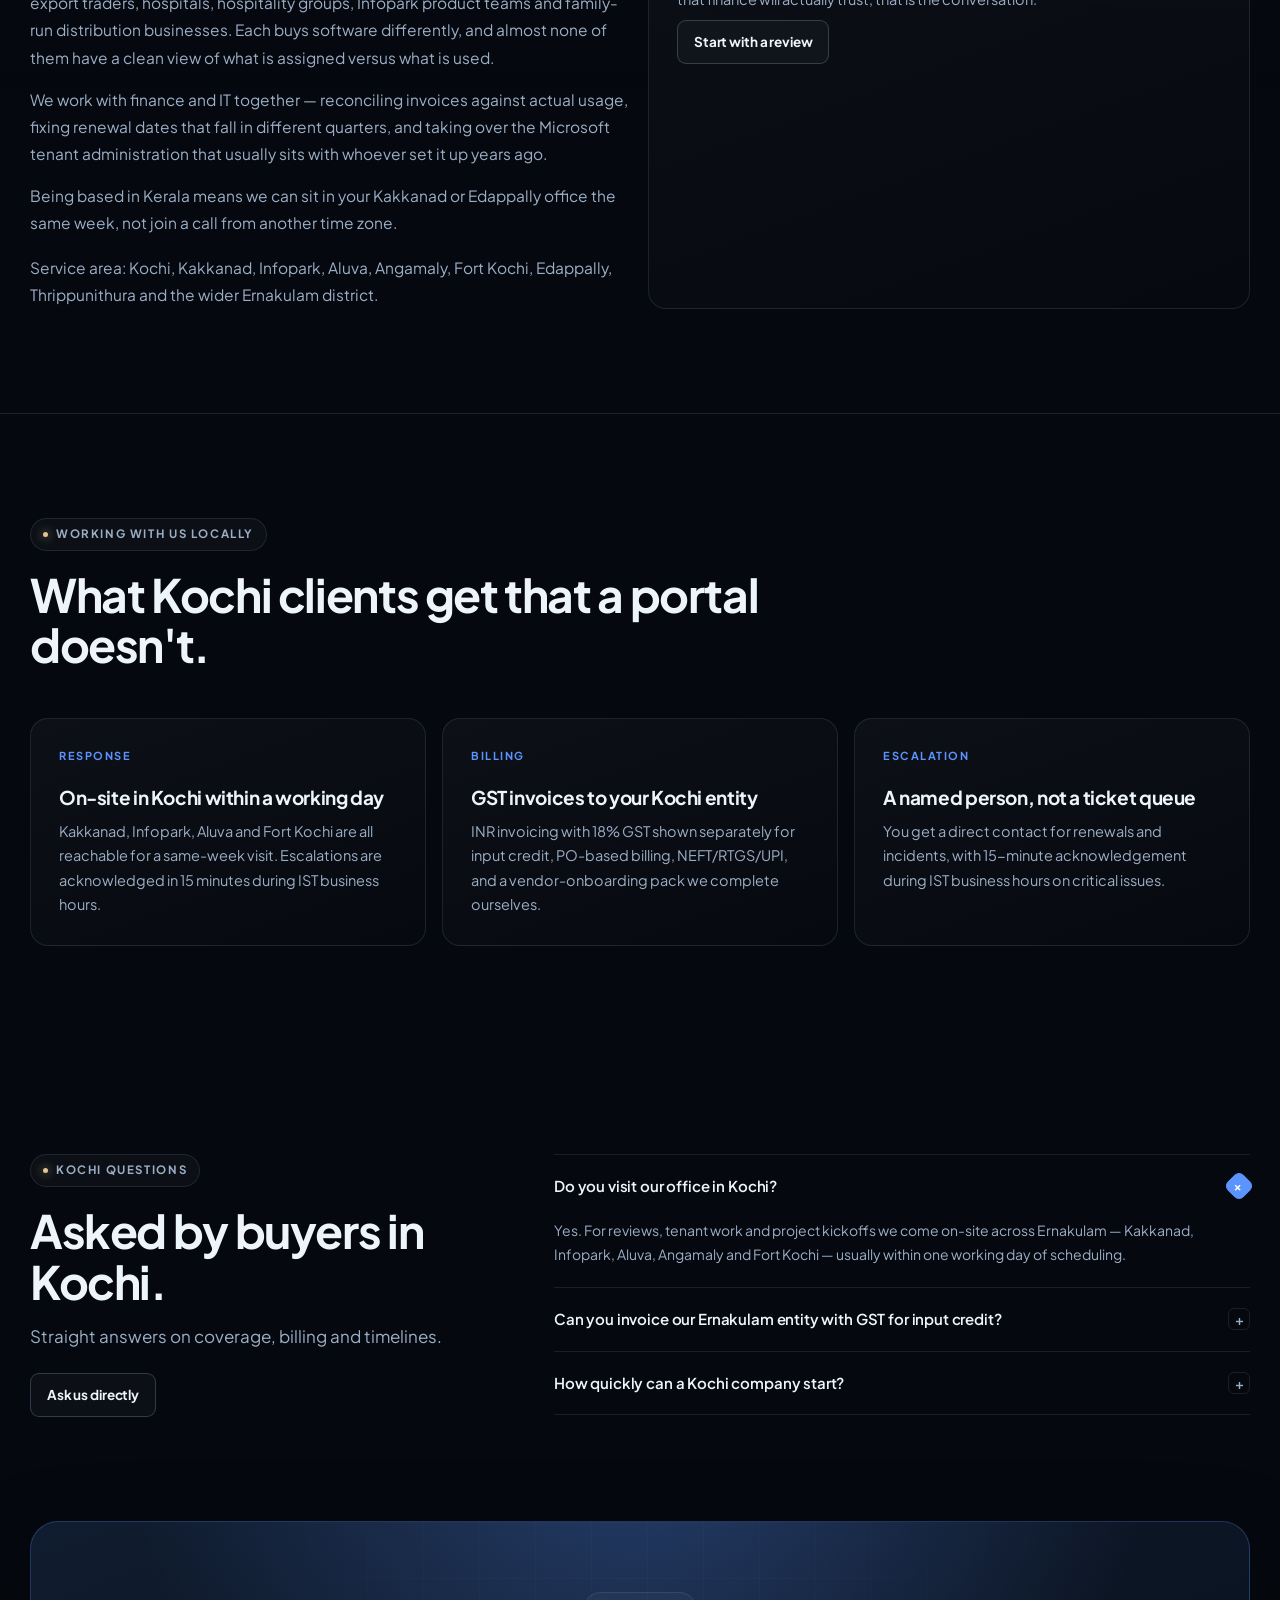
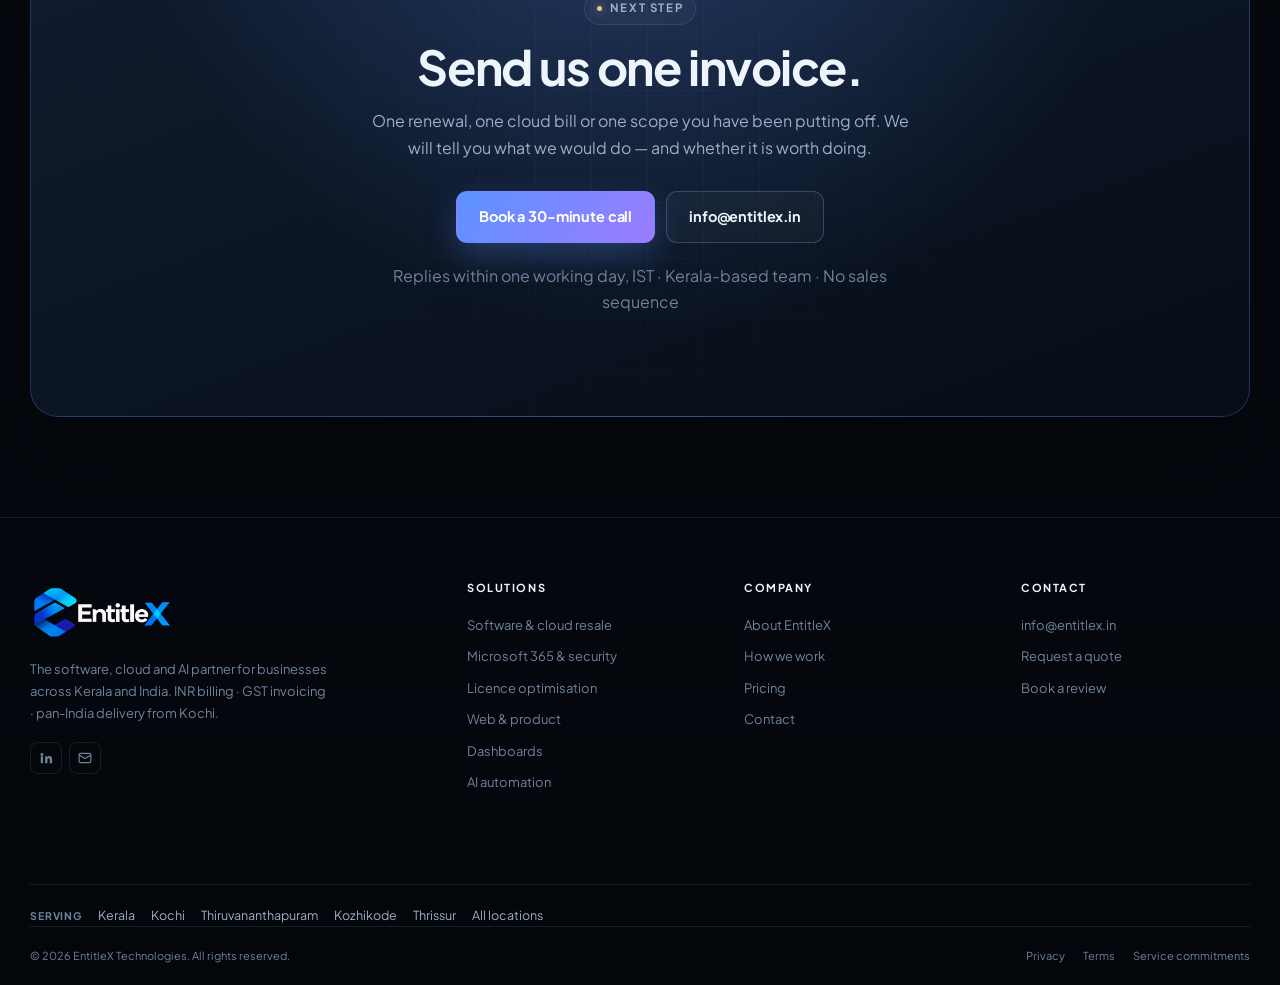
<file: kochi.html>
<!DOCTYPE html>
<html lang="en-IN" data-theme="dark">
<head>
<meta charset="UTF-8">
<meta name="viewport" content="width=device-width, initial-scale=1.0">
<meta name="theme-color" content="#05090f">
<title>Software Reseller &amp; IT Partner in Kochi | EntitleX</title>
<meta name="description" content="Microsoft 365, Azure and AWS licensing for Kochi businesses with GST invoices in INR, plus tenant management, dashboards and AI automation.">
<script>(function(){try{var t=localStorage.getItem("entitlex-theme");document.documentElement.setAttribute("data-theme",t==="light"?"light":"dark")}catch(e){}})();</script>
<link rel="stylesheet" href="style.css">
<link rel="icon" href="favicon.ico" sizes="any">
<link rel="icon" type="image/png" sizes="32x32" href="images/icon-32.png">
<link rel="apple-touch-icon" href="images/apple-touch-icon.png">
<link rel="canonical" href="https://entitlex.in/kochi.html">
<meta name="geo.region" content="IN-KL">
<meta name="geo.placename" content="Kochi">
<meta property="og:type" content="website">
<meta property="og:site_name" content="EntitleX">
<meta property="og:locale" content="en_IN">
<meta property="og:title" content="Software Reseller &amp; IT Partner in Kochi | EntitleX">
<meta property="og:description" content="Microsoft 365, Azure and AWS licensing for Kochi businesses with GST invoices in INR, plus tenant management, dashboards and AI automation.">
<meta property="og:url" content="https://entitlex.in/kochi.html">
<meta property="og:image" content="https://entitlex.in/images/og-cover.jpg">
<meta property="og:image:width" content="1200">
<meta property="og:image:height" content="630">
<meta name="twitter:card" content="summary_large_image">
<meta name="twitter:title" content="Software Reseller &amp; IT Partner in Kochi | EntitleX">
<meta name="twitter:description" content="Microsoft 365, Azure and AWS licensing for Kochi businesses with GST invoices in INR, plus tenant management, dashboards and AI automation.">
<meta name="twitter:image" content="https://entitlex.in/images/og-cover.jpg">
<script type="application/ld+json">{"@context":"https://schema.org","@graph":[{"@context":"https://schema.org","@type":"ProfessionalService","name":"EntitleX — Software & Cloud Partner in Kochi","description":"Microsoft 365, Azure and AWS licensing for Kochi businesses with GST invoicing in INR, plus tenant management, dashboards and AI automation. Infopark to Fort Kochi.","url":"https://entitlex.in/kochi.html","image":"https://entitlex.in/images/og-cover.jpg","logo":"https://entitlex.in/images/entitlex-logo.png","email":"info@entitlex.in","priceRange":"₹₹","areaServed":{"@type":"City","name":"Kochi"},"address":{"@type":"PostalAddress","addressRegion":"Kerala","addressCountry":"IN"},"parentOrganization":{"@type":"Organization","name":"EntitleX","url":"https://entitlex.in/"},"knowsAbout":["Microsoft 365 licensing","Azure","AWS","software licence optimisation","web development","business dashboards","AI automation"]},{"@context":"https://schema.org","@type":"BreadcrumbList","itemListElement":[{"@type":"ListItem","position":1,"name":"Home","item":"https://entitlex.in/"},{"@type":"ListItem","position":2,"name":"Locations","item":"https://entitlex.in/locations.html"},{"@type":"ListItem","position":3,"name":"Kochi","item":"https://entitlex.in/kochi.html"}]},{"@type":"FAQPage","mainEntity":[{"@type":"Question","name":"Do you visit our office in Kochi?","acceptedAnswer":{"@type":"Answer","text":"Yes. For reviews, tenant work and project kickoffs we come on-site across Ernakulam — Kakkanad, Infopark, Aluva, Angamaly and Fort Kochi — usually within one working day of scheduling."}},{"@type":"Question","name":"Can you invoice our Ernakulam entity with GST for input credit?","acceptedAnswer":{"@type":"Answer","text":"Yes. All Indian engagements are invoiced in INR with 18% GST shown separately, using your GSTIN. We accept purchase orders, complete vendor onboarding forms, and support NEFT, RTGS and UPI."}},{"@type":"Question","name":"How quickly can a Kochi company start?","acceptedAnswer":{"@type":"Answer","text":"Licence supply typically starts within two working days of a signed order. Optimisation reviews begin within a week, and web or dashboard projects are scheduled in two-week sprints."}}]}]}</script>
</head>
<body>
<header class="site-header" id="site-header">
  <div class="scroll-progress" aria-hidden="true"></div>
  <div class="header-inner">
    <a href="index.html" class="brand" aria-label="EntitleX home">
      <img src="images/entitlex-logo.png" class="brand-logo logo-dark" alt="EntitleX">
      <img src="images/entitlex-logo-light.png" class="brand-logo logo-light" alt="" aria-hidden="true">
    </a>

    <nav class="main-nav" aria-label="Primary">
      <a href="index.html">Home</a>
      <div class="nav-item">
        <button class="nav-trigger" type="button" aria-expanded="false" aria-haspopup="true">
          Solutions
          <svg width="11" height="11" viewBox="0 0 24 24" fill="none" stroke="currentColor" stroke-width="2.5" stroke-linecap="round"><path d="m6 9 6 6 6-6"/></svg>
        </button>
        <div class="nav-menu" role="menu">
          <a href="services.html#resale" role="menuitem"><span class="mi">01</span><span><strong>Software &amp; cloud resale</strong><small>Microsoft 365, Azure, AWS, Google, Adobe and 200+ vendors</small></span></a>
          <a href="services.html#web" role="menuitem"><span class="mi">02</span><span><strong>Web &amp; product development</strong><small>Marketing sites, portals and customer platforms</small></span></a>
          <a href="services.html#dashboards" role="menuitem"><span class="mi">03</span><span><strong>Dashboards &amp; reporting</strong><small>Licence, spend and operations visibility in one place</small></span></a>
          <a href="services.html#ai" role="menuitem"><span class="mi">04</span><span><strong>AI automation</strong><small>Workflows that remove manual work from IT and finance</small></span></a>
        </div>
      </div>
      <a href="pricing.html">Pricing</a>
      <a href="process.html">How we work</a>
      <a href="about.html">About</a>
      <button class="theme-toggle" type="button" data-theme-toggle aria-label="Switch to light theme"></button>
      <a href="contact.html" class="nav-cta magnetic">Get a quote
        <svg width="14" height="14" viewBox="0 0 24 24" fill="none" stroke="currentColor" stroke-width="2.4" stroke-linecap="round" stroke-linejoin="round"><path d="M5 12h14M13 6l6 6-6 6"/></svg>
      </a>
    </nav>

    <button class="menu-toggle" type="button" aria-label="Open menu" aria-expanded="false" aria-controls="mobile-menu">
      <span></span><span></span><span></span>
    </button>
  </div>

  <nav class="mobile-menu" id="mobile-menu" aria-label="Mobile">
    <a class="mm-link" href="index.html">Home</a>
    <div class="mm-group">Solutions</div>
    <a class="mm-link" href="services.html#resale">Software &amp; cloud resale</a>
    <a class="mm-link" href="services.html#web">Web &amp; product development</a>
    <a class="mm-link" href="services.html#dashboards">Dashboards &amp; reporting</a>
    <a class="mm-link" href="services.html#ai">AI automation</a>
    <div class="mm-group">Company</div>
    <a class="mm-link" href="pricing.html">Pricing</a>
    <a class="mm-link" href="process.html">How we work</a>
    <a class="mm-link" href="about.html">About</a>
    <a href="contact.html" class="btn btn-primary">Get a quote</a>
    <button class="theme-toggle" type="button" data-theme-toggle aria-label="Switch theme" style="margin:14px 4px 0"></button>
  </nav>
</header>

<main>
<section class="page-hero">
  <div class="shell">
    <div class="breadcrumbs"><a href="index.html">Home</a><span>/</span><a href="locations.html">Locations</a><span>/</span><span>Kochi</span></div>
    <span class="eyebrow"><span class="dot"></span>Kochi · Ernakulam</span>
    <h1>Software, cloud and AI for Kochi businesses.</h1>
    <p class="lede">From Infopark and Kakkanad to Fort Kochi and Aluva, we handle the licences, the tenant and the delivery — so your IT and finance teams stop chasing vendors.</p>
    <div class="cta-actions" style="margin-top:28px">
      <a href="contact.html" class="btn btn-primary">Get a quote in 24 hours</a>
      <a href="pricing.html" class="btn btn-ghost">See pricing</a>
    </div>
  </div>
</section>

<section class="section">
  <div class="shell">
    <div class="section-head">
      <span class="eyebrow"><span class="dot"></span>What we do here</span>
      <h2>One partner for the stack Kochi runs on.</h2>
      <p>Kochi companies tend to buy software through several resellers, run a Microsoft tenant nobody owns, and then hire an agency for the website. We replace that with one commercial and delivery relationship.</p>
    </div>
    <div class="grid g3">
      <article class="card"><h3>Software &amp; cloud resale</h3><p>Microsoft 365, Azure, AWS, Google Workspace, Adobe, Atlassian and the long tail — quoted in INR with GST, provisioned in your own tenant, renewed before the deadline.</p></article>
      <article class="card"><h3>Microsoft 365 &amp; security</h3><p>Tenant hardening, identity and email security, device compliance, backup and day-to-day administration from engineers in your time zone.</p></article>
      <article class="card"><h3>Web, dashboards &amp; AI</h3><p>Marketing sites, portals, finance and operations dashboards, and automation of the manual work between them — delivered by the same team that supplies the licences.</p></article>
    </div>
  </div>
</section>

<section class="section section-alt">
  <div class="shell">
    <div class="grid g2">
      <div class="local-copy">
        <span class="eyebrow"><span class="dot"></span>Local context</span>
        <h2>Built around how Ernakulam businesses actually buy.</h2>
        <p>Kochi's economy is unusually mixed: port and logistics operators, marine and export traders, hospitals, hospitality groups, Infopark product teams and family-run distribution businesses. Each buys software differently, and almost none of them have a clean view of what is assigned versus what is used.</p>
        <p>We work with finance and IT together — reconciling invoices against actual usage, fixing renewal dates that fall in different quarters, and taking over the Microsoft tenant administration that usually sits with whoever set it up years ago.</p>
        <p>Being based in Kerala means we can sit in your Kakkanad or Edappally office the same week, not join a call from another time zone.</p>
        <p class="small muted" style="margin-top:18px">Service area: Kochi, Kakkanad, Infopark, Aluva, Angamaly, Fort Kochi, Edappally, Thrippunithura and the wider Ernakulam district.</p>
      </div>
      <div class="card">
        <h3 style="margin-bottom:12px">Sectors we work with in Kochi</h3>
        <div class="svc-tags"><span>Port &amp; logistics</span><span>Marine &amp; export</span><span>Healthcare</span><span>Hospitality</span><span>Infopark IT</span><span>Retail &amp; distribution</span></div>
        <p style="margin-top:16px">If your team buys software, runs a Microsoft tenant or needs a site or dashboard that finance will actually trust, that is the conversation.</p>
        <a href="contact.html" class="btn btn-ghost btn-sm" style="margin-top:8px">Start with a review</a>
      </div>
    </div>
  </div>
</section>

<section class="section">
  <div class="shell">
    <div class="section-head">
      <span class="eyebrow"><span class="dot"></span>Working with us locally</span>
      <h2>What Kochi clients get that a portal doesn't.</h2>
    </div>
    <div class="grid g3">
      <article class="card"><span class="card-num">RESPONSE</span><h3>On-site in Kochi within a working day</h3><p>Kakkanad, Infopark, Aluva and Fort Kochi are all reachable for a same-week visit. Escalations are acknowledged in 15 minutes during IST business hours.</p></article>
      <article class="card"><span class="card-num">BILLING</span><h3>GST invoices to your Kochi entity</h3><p>INR invoicing with 18% GST shown separately for input credit, PO-based billing, NEFT/RTGS/UPI, and a vendor-onboarding pack we complete ourselves.</p></article>
      <article class="card"><span class="card-num">ESCALATION</span><h3>A named person, not a ticket queue</h3><p>You get a direct contact for renewals and incidents, with 15-minute acknowledgement during IST business hours on critical issues.</p></article>
    </div>
  </div>
</section>

<section class="section">
  <div class="shell faq">
    <div class="section-head" style="margin-bottom:0">
      <span class="eyebrow"><span class="dot"></span>Kochi questions</span>
      <h2>Asked by buyers in Kochi.</h2>
      <p>Straight answers on coverage, billing and timelines.</p>
      <a href="contact.html" class="btn btn-ghost btn-sm" style="margin-top:22px">Ask us directly</a>
    </div>
    <div class="acc">
      <div class="acc-item is-open">
        <button class="acc-btn" type="button" aria-expanded="true">Do you visit our office in Kochi?<span class="acc-icon">+</span></button>
        <div class="acc-panel"><div><p>Yes. For reviews, tenant work and project kickoffs we come on-site across Ernakulam — Kakkanad, Infopark, Aluva, Angamaly and Fort Kochi — usually within one working day of scheduling.</p></div></div>
      </div>
      <div class="acc-item">
        <button class="acc-btn" type="button" aria-expanded="false">Can you invoice our Ernakulam entity with GST for input credit?<span class="acc-icon">+</span></button>
        <div class="acc-panel"><div><p>Yes. All Indian engagements are invoiced in INR with 18% GST shown separately, using your GSTIN. We accept purchase orders, complete vendor onboarding forms, and support NEFT, RTGS and UPI.</p></div></div>
      </div>
      <div class="acc-item">
        <button class="acc-btn" type="button" aria-expanded="false">How quickly can a Kochi company start?<span class="acc-icon">+</span></button>
        <div class="acc-panel"><div><p>Licence supply typically starts within two working days of a signed order. Optimisation reviews begin within a week, and web or dashboard projects are scheduled in two-week sprints.</p></div></div>
      </div>
    </div>
  </div>
</section>

<section class="cta-wrap">
  <div class="shell">
    <div class="cta-box">
      <span class="eyebrow"><span class="dot"></span>Next step</span>
      <h2>Send us one invoice.</h2>
      <p>One renewal, one cloud bill or one scope you have been putting off. We will tell you what we would do — and whether it is worth doing.</p>
      <div class="cta-actions">
        <a href="contact.html" class="btn btn-primary">Book a 30-minute call</a>
        <a href="mailto:info@entitlex.in" class="btn btn-ghost">info@entitlex.in</a>
      </div>
      <p class="small" style="color:var(--muted-2);margin-top:20px">Replies within one working day, IST · Kerala-based team · No sales sequence</p>
    </div>
  </div>
</section>
</main>

<footer class="site-footer">
  <div class="shell">
    <div class="footer-grid">
      <div class="footer-brand">
        <img src="images/entitlex-logo.png" class="logo-dark" alt="EntitleX">
        <img src="images/entitlex-logo-light.png" class="logo-light" alt="" aria-hidden="true">
        <p>The software, cloud and AI partner for businesses across Kerala and India. INR billing · GST invoicing · pan-India delivery from Kochi.</p>
        <div class="footer-social">
          <a href="https://www.linkedin.com/" aria-label="LinkedIn" target="_blank" rel="noopener"><svg width="14" height="14" viewBox="0 0 24 24" fill="currentColor"><path d="M4.98 3.5a2.5 2.5 0 1 1 0 5 2.5 2.5 0 0 1 0-5ZM3 9h4v12H3V9Zm7 0h3.8v1.7h.05c.53-1 1.83-2.05 3.77-2.05 4.03 0 4.78 2.65 4.78 6.1V21h-4v-5.5c0-1.3-.02-3-1.83-3-1.83 0-2.11 1.43-2.11 2.9V21h-4V9Z"/></svg></a>
          <a href="mailto:info@entitlex.in" aria-label="Email"><svg width="14" height="14" viewBox="0 0 24 24" fill="none" stroke="currentColor" stroke-width="2"><rect x="2" y="4" width="20" height="16" rx="2"/><path d="m2 7 10 6 10-6"/></svg></a>
        </div>
      </div>
      <div class="footer-col">
        <h4>Solutions</h4>
        <a href="services.html#resale">Software &amp; cloud resale</a>
        <a href="services.html#m365">Microsoft 365 &amp; security</a>
        <a href="services.html#optimisation">Licence optimisation</a>
        <a href="services.html#web">Web &amp; product</a>
        <a href="services.html#dashboards">Dashboards</a>
        <a href="services.html#ai">AI automation</a>
      </div>
      <div class="footer-col">
        <h4>Company</h4>
        <a href="about.html">About EntitleX</a>
        <a href="process.html">How we work</a>
        <a href="pricing.html">Pricing</a>
        <a href="contact.html">Contact</a>
      </div>
      <div class="footer-col">
        <h4>Contact</h4>
        <a href="mailto:info@entitlex.in">info@entitlex.in</a>
        <a href="contact.html">Request a quote</a>
        <a href="contact.html">Book a review</a>
      </div>
    </div>
    <div class="footer-areas">
      <span>Serving</span>
      <a href="locations.html">Kerala</a>
      <a href="kochi.html">Kochi</a>
      <a href="thiruvananthapuram.html">Thiruvananthapuram</a>
      <a href="kozhikode.html">Kozhikode</a>
      <a href="thrissur.html">Thrissur</a>
      <a href="locations.html">All locations</a>
    </div>
    <div class="footer-bottom">
      <span>© <span data-year>2026</span> EntitleX Technologies. All rights reserved.</span>
      <div>
        <a href="about.html">Privacy</a>
        <a href="about.html">Terms</a>
        <a href="process.html">Service commitments</a>
      </div>
    </div>
  </div>
</footer>

<button class="back-top" type="button" aria-label="Back to top">
  <svg width="16" height="16" viewBox="0 0 24 24" fill="none" stroke="currentColor" stroke-width="2.4" stroke-linecap="round" stroke-linejoin="round"><path d="M12 19V5M6 11l6-6 6 6"/></svg>
</button>
<script src="app.js" defer></script>
</body>
</html>
</file>
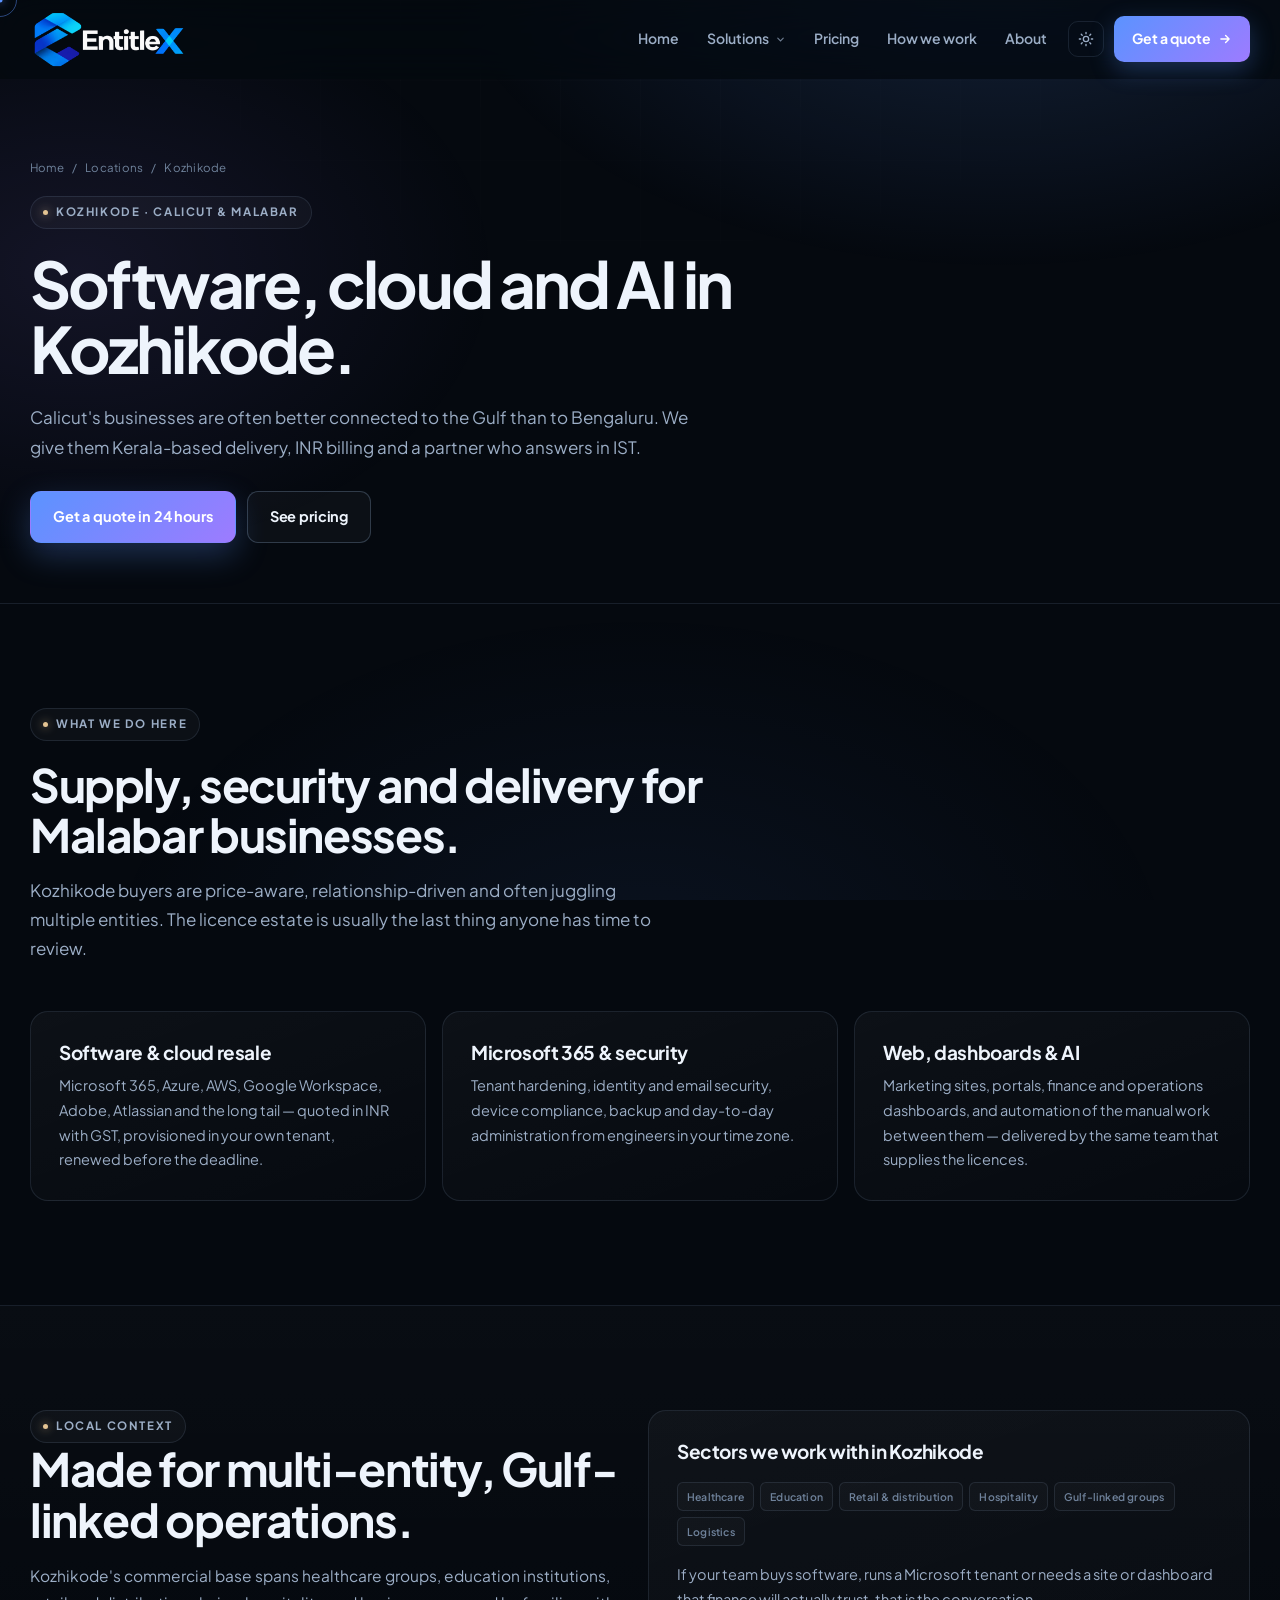
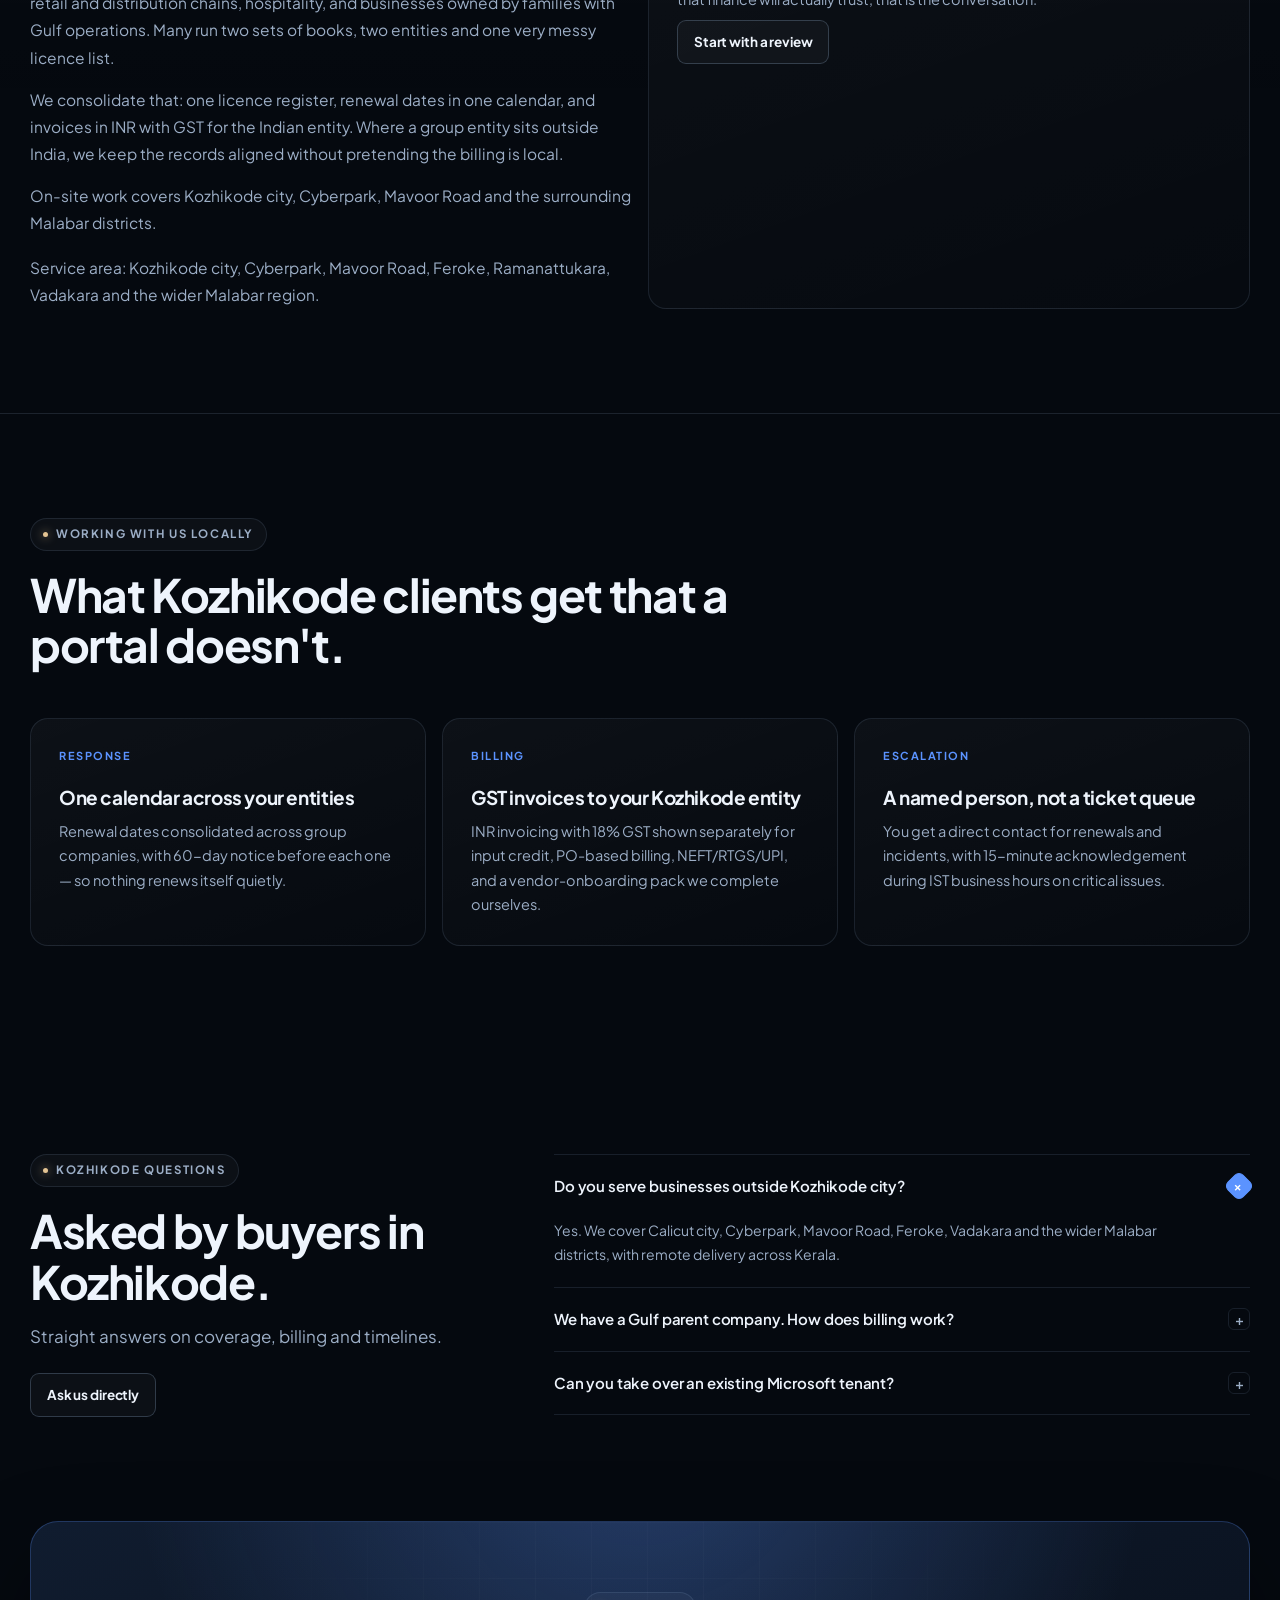
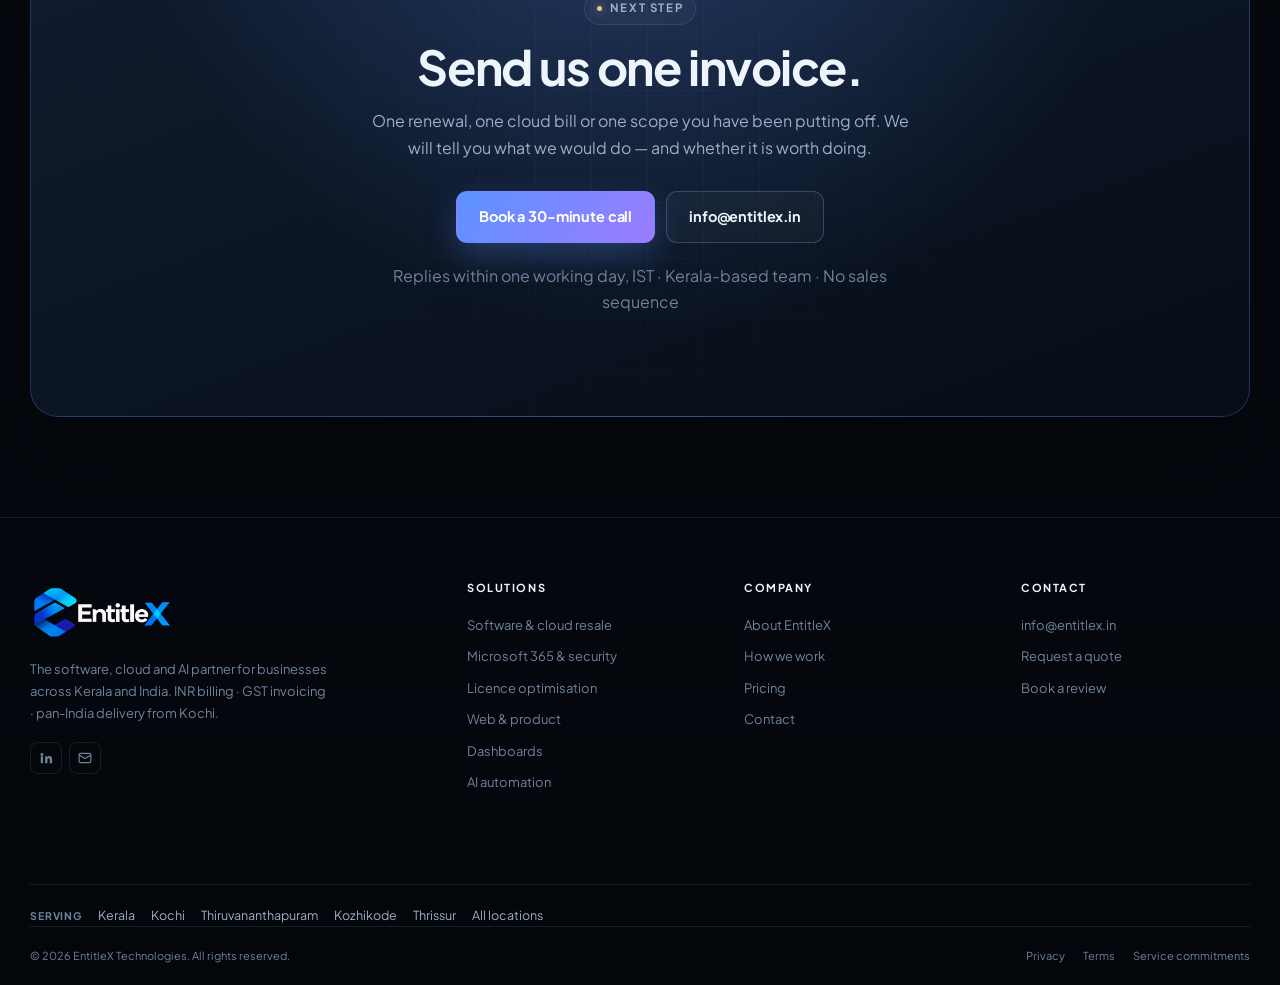
<file: kozhikode.html>
<!DOCTYPE html>
<html lang="en-IN" data-theme="dark">
<head>
<meta charset="UTF-8">
<meta name="viewport" content="width=device-width, initial-scale=1.0">
<meta name="theme-color" content="#05090f">
<title>Software &amp; Cloud Partner in Kozhikode | EntitleX</title>
<meta name="description" content="Microsoft 365, Azure and AWS licensing for Kozhikode (Calicut) and Malabar businesses — healthcare, education, retail and Gulf-linked groups.">
<script>(function(){try{var t=localStorage.getItem("entitlex-theme");document.documentElement.setAttribute("data-theme",t==="light"?"light":"dark")}catch(e){}})();</script>
<link rel="stylesheet" href="style.css">
<link rel="icon" href="favicon.ico" sizes="any">
<link rel="icon" type="image/png" sizes="32x32" href="images/icon-32.png">
<link rel="apple-touch-icon" href="images/apple-touch-icon.png">
<link rel="canonical" href="https://entitlex.in/kozhikode.html">
<meta name="geo.region" content="IN-KL">
<meta name="geo.placename" content="Kozhikode">
<meta property="og:type" content="website">
<meta property="og:site_name" content="EntitleX">
<meta property="og:locale" content="en_IN">
<meta property="og:title" content="Software &amp; Cloud Partner in Kozhikode | EntitleX">
<meta property="og:description" content="Microsoft 365, Azure and AWS licensing for Kozhikode (Calicut) and Malabar businesses — healthcare, education, retail and Gulf-linked groups.">
<meta property="og:url" content="https://entitlex.in/kozhikode.html">
<meta property="og:image" content="https://entitlex.in/images/og-cover.jpg">
<meta property="og:image:width" content="1200">
<meta property="og:image:height" content="630">
<meta name="twitter:card" content="summary_large_image">
<meta name="twitter:title" content="Software &amp; Cloud Partner in Kozhikode | EntitleX">
<meta name="twitter:description" content="Microsoft 365, Azure and AWS licensing for Kozhikode (Calicut) and Malabar businesses — healthcare, education, retail and Gulf-linked groups.">
<meta name="twitter:image" content="https://entitlex.in/images/og-cover.jpg">
<script type="application/ld+json">{"@context":"https://schema.org","@graph":[{"@context":"https://schema.org","@type":"ProfessionalService","name":"EntitleX — Software & Cloud Partner in Kozhikode","description":"Microsoft 365, Azure and AWS licensing and IT support for Kozhikode and Malabar businesses — healthcare, education, retail and Gulf-linked groups. GST invoices in INR.","url":"https://entitlex.in/kozhikode.html","image":"https://entitlex.in/images/og-cover.jpg","logo":"https://entitlex.in/images/entitlex-logo.png","email":"info@entitlex.in","priceRange":"₹₹","areaServed":{"@type":"City","name":"Kozhikode"},"address":{"@type":"PostalAddress","addressRegion":"Kerala","addressCountry":"IN"},"parentOrganization":{"@type":"Organization","name":"EntitleX","url":"https://entitlex.in/"},"knowsAbout":["Microsoft 365 licensing","Azure","AWS","software licence optimisation","web development","business dashboards","AI automation"]},{"@context":"https://schema.org","@type":"BreadcrumbList","itemListElement":[{"@type":"ListItem","position":1,"name":"Home","item":"https://entitlex.in/"},{"@type":"ListItem","position":2,"name":"Locations","item":"https://entitlex.in/locations.html"},{"@type":"ListItem","position":3,"name":"Kozhikode","item":"https://entitlex.in/kozhikode.html"}]},{"@type":"FAQPage","mainEntity":[{"@type":"Question","name":"Do you serve businesses outside Kozhikode city?","acceptedAnswer":{"@type":"Answer","text":"Yes. We cover Calicut city, Cyberpark, Mavoor Road, Feroke, Vadakara and the wider Malabar districts, with remote delivery across Kerala."}},{"@type":"Question","name":"We have a Gulf parent company. How does billing work?","acceptedAnswer":{"@type":"Answer","text":"The Indian entity is invoiced in INR with GST and input-credit documentation. Group structures with an overseas parent are supported on a single licence register, with each entity's billing kept separate and clear."}},{"@type":"Question","name":"Can you take over an existing Microsoft tenant?","acceptedAnswer":{"@type":"Answer","text":"Yes. We start with a read-only audit, document what exists, then take over administration with least-privilege access and a rollback plan."}}]}]}</script>
</head>
<body>
<header class="site-header" id="site-header">
  <div class="scroll-progress" aria-hidden="true"></div>
  <div class="header-inner">
    <a href="index.html" class="brand" aria-label="EntitleX home">
      <img src="images/entitlex-logo.png" class="brand-logo logo-dark" alt="EntitleX">
      <img src="images/entitlex-logo-light.png" class="brand-logo logo-light" alt="" aria-hidden="true">
    </a>

    <nav class="main-nav" aria-label="Primary">
      <a href="index.html">Home</a>
      <div class="nav-item">
        <button class="nav-trigger" type="button" aria-expanded="false" aria-haspopup="true">
          Solutions
          <svg width="11" height="11" viewBox="0 0 24 24" fill="none" stroke="currentColor" stroke-width="2.5" stroke-linecap="round"><path d="m6 9 6 6 6-6"/></svg>
        </button>
        <div class="nav-menu" role="menu">
          <a href="services.html#resale" role="menuitem"><span class="mi">01</span><span><strong>Software &amp; cloud resale</strong><small>Microsoft 365, Azure, AWS, Google, Adobe and 200+ vendors</small></span></a>
          <a href="services.html#web" role="menuitem"><span class="mi">02</span><span><strong>Web &amp; product development</strong><small>Marketing sites, portals and customer platforms</small></span></a>
          <a href="services.html#dashboards" role="menuitem"><span class="mi">03</span><span><strong>Dashboards &amp; reporting</strong><small>Licence, spend and operations visibility in one place</small></span></a>
          <a href="services.html#ai" role="menuitem"><span class="mi">04</span><span><strong>AI automation</strong><small>Workflows that remove manual work from IT and finance</small></span></a>
        </div>
      </div>
      <a href="pricing.html">Pricing</a>
      <a href="process.html">How we work</a>
      <a href="about.html">About</a>
      <button class="theme-toggle" type="button" data-theme-toggle aria-label="Switch to light theme"></button>
      <a href="contact.html" class="nav-cta magnetic">Get a quote
        <svg width="14" height="14" viewBox="0 0 24 24" fill="none" stroke="currentColor" stroke-width="2.4" stroke-linecap="round" stroke-linejoin="round"><path d="M5 12h14M13 6l6 6-6 6"/></svg>
      </a>
    </nav>

    <button class="menu-toggle" type="button" aria-label="Open menu" aria-expanded="false" aria-controls="mobile-menu">
      <span></span><span></span><span></span>
    </button>
  </div>

  <nav class="mobile-menu" id="mobile-menu" aria-label="Mobile">
    <a class="mm-link" href="index.html">Home</a>
    <div class="mm-group">Solutions</div>
    <a class="mm-link" href="services.html#resale">Software &amp; cloud resale</a>
    <a class="mm-link" href="services.html#web">Web &amp; product development</a>
    <a class="mm-link" href="services.html#dashboards">Dashboards &amp; reporting</a>
    <a class="mm-link" href="services.html#ai">AI automation</a>
    <div class="mm-group">Company</div>
    <a class="mm-link" href="pricing.html">Pricing</a>
    <a class="mm-link" href="process.html">How we work</a>
    <a class="mm-link" href="about.html">About</a>
    <a href="contact.html" class="btn btn-primary">Get a quote</a>
    <button class="theme-toggle" type="button" data-theme-toggle aria-label="Switch theme" style="margin:14px 4px 0"></button>
  </nav>
</header>

<main>
<section class="page-hero">
  <div class="shell">
    <div class="breadcrumbs"><a href="index.html">Home</a><span>/</span><a href="locations.html">Locations</a><span>/</span><span>Kozhikode</span></div>
    <span class="eyebrow"><span class="dot"></span>Kozhikode · Calicut &amp; Malabar</span>
    <h1>Software, cloud and AI in Kozhikode.</h1>
    <p class="lede">Calicut's businesses are often better connected to the Gulf than to Bengaluru. We give them Kerala-based delivery, INR billing and a partner who answers in IST.</p>
    <div class="cta-actions" style="margin-top:28px">
      <a href="contact.html" class="btn btn-primary">Get a quote in 24 hours</a>
      <a href="pricing.html" class="btn btn-ghost">See pricing</a>
    </div>
  </div>
</section>

<section class="section">
  <div class="shell">
    <div class="section-head">
      <span class="eyebrow"><span class="dot"></span>What we do here</span>
      <h2>Supply, security and delivery for Malabar businesses.</h2>
      <p>Kozhikode buyers are price-aware, relationship-driven and often juggling multiple entities. The licence estate is usually the last thing anyone has time to review.</p>
    </div>
    <div class="grid g3">
      <article class="card"><h3>Software &amp; cloud resale</h3><p>Microsoft 365, Azure, AWS, Google Workspace, Adobe, Atlassian and the long tail — quoted in INR with GST, provisioned in your own tenant, renewed before the deadline.</p></article>
      <article class="card"><h3>Microsoft 365 &amp; security</h3><p>Tenant hardening, identity and email security, device compliance, backup and day-to-day administration from engineers in your time zone.</p></article>
      <article class="card"><h3>Web, dashboards &amp; AI</h3><p>Marketing sites, portals, finance and operations dashboards, and automation of the manual work between them — delivered by the same team that supplies the licences.</p></article>
    </div>
  </div>
</section>

<section class="section section-alt">
  <div class="shell">
    <div class="grid g2">
      <div class="local-copy">
        <span class="eyebrow"><span class="dot"></span>Local context</span>
        <h2>Made for multi-entity, Gulf-linked operations.</h2>
        <p>Kozhikode's commercial base spans healthcare groups, education institutions, retail and distribution chains, hospitality, and businesses owned by families with Gulf operations. Many run two sets of books, two entities and one very messy licence list.</p>
        <p>We consolidate that: one licence register, renewal dates in one calendar, and invoices in INR with GST for the Indian entity. Where a group entity sits outside India, we keep the records aligned without pretending the billing is local.</p>
        <p>On-site work covers Kozhikode city, Cyberpark, Mavoor Road and the surrounding Malabar districts.</p>
        <p class="small muted" style="margin-top:18px">Service area: Kozhikode city, Cyberpark, Mavoor Road, Feroke, Ramanattukara, Vadakara and the wider Malabar region.</p>
      </div>
      <div class="card">
        <h3 style="margin-bottom:12px">Sectors we work with in Kozhikode</h3>
        <div class="svc-tags"><span>Healthcare</span><span>Education</span><span>Retail &amp; distribution</span><span>Hospitality</span><span>Gulf-linked groups</span><span>Logistics</span></div>
        <p style="margin-top:16px">If your team buys software, runs a Microsoft tenant or needs a site or dashboard that finance will actually trust, that is the conversation.</p>
        <a href="contact.html" class="btn btn-ghost btn-sm" style="margin-top:8px">Start with a review</a>
      </div>
    </div>
  </div>
</section>

<section class="section">
  <div class="shell">
    <div class="section-head">
      <span class="eyebrow"><span class="dot"></span>Working with us locally</span>
      <h2>What Kozhikode clients get that a portal doesn't.</h2>
    </div>
    <div class="grid g3">
      <article class="card"><span class="card-num">RESPONSE</span><h3>One calendar across your entities</h3><p>Renewal dates consolidated across group companies, with 60-day notice before each one — so nothing renews itself quietly.</p></article>
      <article class="card"><span class="card-num">BILLING</span><h3>GST invoices to your Kozhikode entity</h3><p>INR invoicing with 18% GST shown separately for input credit, PO-based billing, NEFT/RTGS/UPI, and a vendor-onboarding pack we complete ourselves.</p></article>
      <article class="card"><span class="card-num">ESCALATION</span><h3>A named person, not a ticket queue</h3><p>You get a direct contact for renewals and incidents, with 15-minute acknowledgement during IST business hours on critical issues.</p></article>
    </div>
  </div>
</section>

<section class="section">
  <div class="shell faq">
    <div class="section-head" style="margin-bottom:0">
      <span class="eyebrow"><span class="dot"></span>Kozhikode questions</span>
      <h2>Asked by buyers in Kozhikode.</h2>
      <p>Straight answers on coverage, billing and timelines.</p>
      <a href="contact.html" class="btn btn-ghost btn-sm" style="margin-top:22px">Ask us directly</a>
    </div>
    <div class="acc">
      <div class="acc-item is-open">
        <button class="acc-btn" type="button" aria-expanded="true">Do you serve businesses outside Kozhikode city?<span class="acc-icon">+</span></button>
        <div class="acc-panel"><div><p>Yes. We cover Calicut city, Cyberpark, Mavoor Road, Feroke, Vadakara and the wider Malabar districts, with remote delivery across Kerala.</p></div></div>
      </div>
      <div class="acc-item">
        <button class="acc-btn" type="button" aria-expanded="false">We have a Gulf parent company. How does billing work?<span class="acc-icon">+</span></button>
        <div class="acc-panel"><div><p>The Indian entity is invoiced in INR with GST and input-credit documentation. Group structures with an overseas parent are supported on a single licence register, with each entity's billing kept separate and clear.</p></div></div>
      </div>
      <div class="acc-item">
        <button class="acc-btn" type="button" aria-expanded="false">Can you take over an existing Microsoft tenant?<span class="acc-icon">+</span></button>
        <div class="acc-panel"><div><p>Yes. We start with a read-only audit, document what exists, then take over administration with least-privilege access and a rollback plan.</p></div></div>
      </div>
    </div>
  </div>
</section>

<section class="cta-wrap">
  <div class="shell">
    <div class="cta-box">
      <span class="eyebrow"><span class="dot"></span>Next step</span>
      <h2>Send us one invoice.</h2>
      <p>One renewal, one cloud bill or one scope you have been putting off. We will tell you what we would do — and whether it is worth doing.</p>
      <div class="cta-actions">
        <a href="contact.html" class="btn btn-primary">Book a 30-minute call</a>
        <a href="mailto:info@entitlex.in" class="btn btn-ghost">info@entitlex.in</a>
      </div>
      <p class="small" style="color:var(--muted-2);margin-top:20px">Replies within one working day, IST · Kerala-based team · No sales sequence</p>
    </div>
  </div>
</section>
</main>

<footer class="site-footer">
  <div class="shell">
    <div class="footer-grid">
      <div class="footer-brand">
        <img src="images/entitlex-logo.png" class="logo-dark" alt="EntitleX">
        <img src="images/entitlex-logo-light.png" class="logo-light" alt="" aria-hidden="true">
        <p>The software, cloud and AI partner for businesses across Kerala and India. INR billing · GST invoicing · pan-India delivery from Kochi.</p>
        <div class="footer-social">
          <a href="https://www.linkedin.com/" aria-label="LinkedIn" target="_blank" rel="noopener"><svg width="14" height="14" viewBox="0 0 24 24" fill="currentColor"><path d="M4.98 3.5a2.5 2.5 0 1 1 0 5 2.5 2.5 0 0 1 0-5ZM3 9h4v12H3V9Zm7 0h3.8v1.7h.05c.53-1 1.83-2.05 3.77-2.05 4.03 0 4.78 2.65 4.78 6.1V21h-4v-5.5c0-1.3-.02-3-1.83-3-1.83 0-2.11 1.43-2.11 2.9V21h-4V9Z"/></svg></a>
          <a href="mailto:info@entitlex.in" aria-label="Email"><svg width="14" height="14" viewBox="0 0 24 24" fill="none" stroke="currentColor" stroke-width="2"><rect x="2" y="4" width="20" height="16" rx="2"/><path d="m2 7 10 6 10-6"/></svg></a>
        </div>
      </div>
      <div class="footer-col">
        <h4>Solutions</h4>
        <a href="services.html#resale">Software &amp; cloud resale</a>
        <a href="services.html#m365">Microsoft 365 &amp; security</a>
        <a href="services.html#optimisation">Licence optimisation</a>
        <a href="services.html#web">Web &amp; product</a>
        <a href="services.html#dashboards">Dashboards</a>
        <a href="services.html#ai">AI automation</a>
      </div>
      <div class="footer-col">
        <h4>Company</h4>
        <a href="about.html">About EntitleX</a>
        <a href="process.html">How we work</a>
        <a href="pricing.html">Pricing</a>
        <a href="contact.html">Contact</a>
      </div>
      <div class="footer-col">
        <h4>Contact</h4>
        <a href="mailto:info@entitlex.in">info@entitlex.in</a>
        <a href="contact.html">Request a quote</a>
        <a href="contact.html">Book a review</a>
      </div>
    </div>
    <div class="footer-areas">
      <span>Serving</span>
      <a href="locations.html">Kerala</a>
      <a href="kochi.html">Kochi</a>
      <a href="thiruvananthapuram.html">Thiruvananthapuram</a>
      <a href="kozhikode.html">Kozhikode</a>
      <a href="thrissur.html">Thrissur</a>
      <a href="locations.html">All locations</a>
    </div>
    <div class="footer-bottom">
      <span>© <span data-year>2026</span> EntitleX Technologies. All rights reserved.</span>
      <div>
        <a href="about.html">Privacy</a>
        <a href="about.html">Terms</a>
        <a href="process.html">Service commitments</a>
      </div>
    </div>
  </div>
</footer>

<button class="back-top" type="button" aria-label="Back to top">
  <svg width="16" height="16" viewBox="0 0 24 24" fill="none" stroke="currentColor" stroke-width="2.4" stroke-linecap="round" stroke-linejoin="round"><path d="M12 19V5M6 11l6-6 6 6"/></svg>
</button>
<script src="app.js" defer></script>
</body>
</html>
</file>
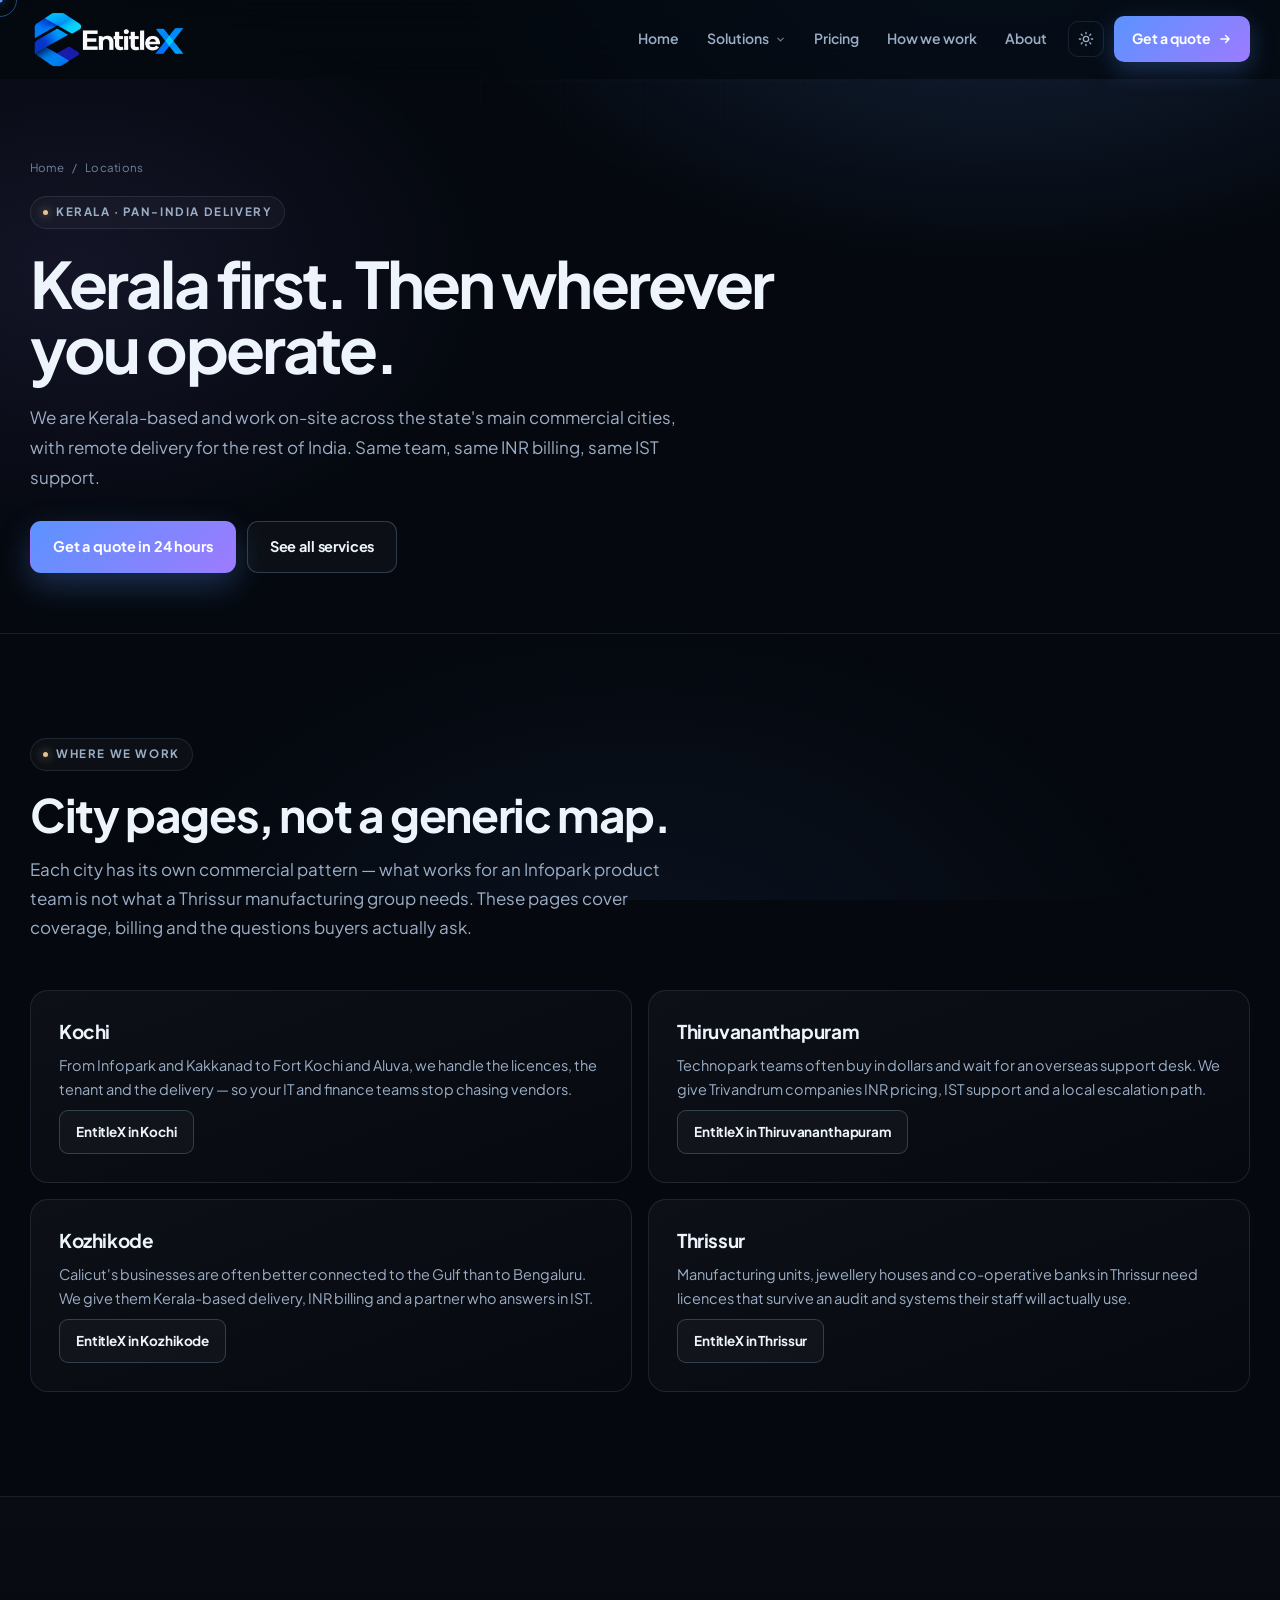
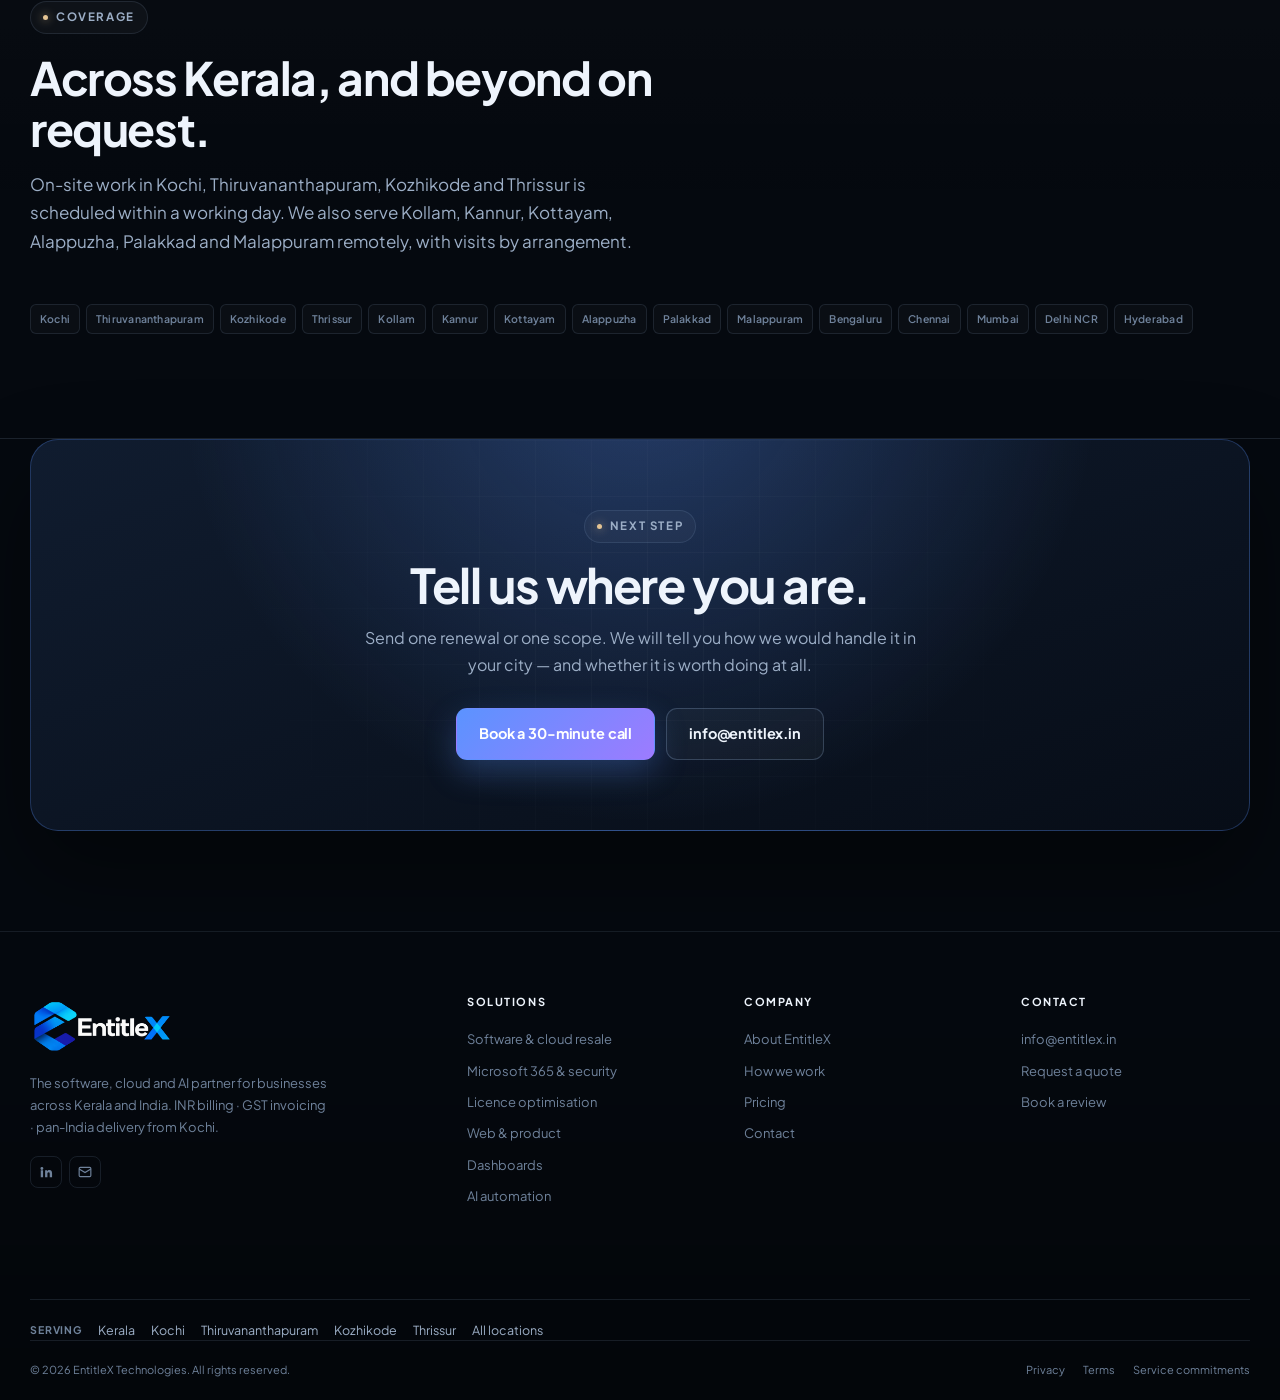
<file: locations.html>
<!DOCTYPE html>
<html lang="en-IN" data-theme="dark">
<head>
<meta charset="UTF-8">
<meta name="viewport" content="width=device-width, initial-scale=1.0">
<meta name="theme-color" content="#05090f">
<title>Software &amp; Cloud Services Across Kerala | EntitleX</title>
<meta name="description" content="Software resale, Microsoft 365 management, web development, dashboards and AI automation for businesses across Kerala — Kochi to Trivandrum.">
<script>(function(){try{var t=localStorage.getItem("entitlex-theme");document.documentElement.setAttribute("data-theme",t==="light"?"light":"dark")}catch(e){}})();</script>
<link rel="stylesheet" href="style.css">
<link rel="icon" href="favicon.ico" sizes="any">
<link rel="icon" type="image/png" sizes="32x32" href="images/icon-32.png">
<link rel="apple-touch-icon" href="images/apple-touch-icon.png">
<link rel="canonical" href="https://entitlex.in/locations.html">
<meta name="geo.region" content="IN-KL">
<meta name="geo.placename" content="Kerala">
<meta property="og:type" content="website">
<meta property="og:site_name" content="EntitleX">
<meta property="og:locale" content="en_IN">
<meta property="og:title" content="Software &amp; Cloud Services Across Kerala | EntitleX">
<meta property="og:description" content="Software resale, Microsoft 365 management, web development, dashboards and AI automation for businesses across Kerala — Kochi to Trivandrum.">
<meta property="og:url" content="https://entitlex.in/locations.html">
<meta property="og:image" content="https://entitlex.in/images/og-cover.jpg">
<meta property="og:image:width" content="1200">
<meta property="og:image:height" content="630">
<meta name="twitter:card" content="summary_large_image">
<meta name="twitter:title" content="Software &amp; Cloud Services Across Kerala | EntitleX">
<meta name="twitter:description" content="Software resale, Microsoft 365 management, web development, dashboards and AI automation for businesses across Kerala — Kochi to Trivandrum.">
<meta name="twitter:image" content="https://entitlex.in/images/og-cover.jpg">
<script type="application/ld+json">{"@context":"https://schema.org","@type":"ProfessionalService","name":"EntitleX — Software, Cloud & AI Partner in Kerala","url":"https://entitlex.in/locations.html","email":"info@entitlex.in","priceRange":"₹₹","areaServed":[{"@type":"State","name":"Kerala"},{"@type":"City","name":"Kochi"},{"@type":"City","name":"Thiruvananthapuram"},{"@type":"City","name":"Kozhikode"},{"@type":"City","name":"Thrissur"},{"@type":"City","name":"Kollam"},{"@type":"City","name":"Kannur"},{"@type":"City","name":"Kottayam"},{"@type":"City","name":"Alappuzha"},{"@type":"City","name":"Palakkad"},{"@type":"City","name":"Malappuram"}],"address":{"@type":"PostalAddress","addressRegion":"Kerala","addressCountry":"IN"},"knowsAbout":["software resale in Kerala","Microsoft 365 licensing","Azure","AWS","licence optimisation","web development","dashboards","AI automation"]}</script>
</head>
<body>
<header class="site-header" id="site-header">
  <div class="scroll-progress" aria-hidden="true"></div>
  <div class="header-inner">
    <a href="index.html" class="brand" aria-label="EntitleX home">
      <img src="images/entitlex-logo.png" class="brand-logo logo-dark" alt="EntitleX">
      <img src="images/entitlex-logo-light.png" class="brand-logo logo-light" alt="" aria-hidden="true">
    </a>

    <nav class="main-nav" aria-label="Primary">
      <a href="index.html">Home</a>
      <div class="nav-item">
        <button class="nav-trigger" type="button" aria-expanded="false" aria-haspopup="true">
          Solutions
          <svg width="11" height="11" viewBox="0 0 24 24" fill="none" stroke="currentColor" stroke-width="2.5" stroke-linecap="round"><path d="m6 9 6 6 6-6"/></svg>
        </button>
        <div class="nav-menu" role="menu">
          <a href="services.html#resale" role="menuitem"><span class="mi">01</span><span><strong>Software &amp; cloud resale</strong><small>Microsoft 365, Azure, AWS, Google, Adobe and 200+ vendors</small></span></a>
          <a href="services.html#web" role="menuitem"><span class="mi">02</span><span><strong>Web &amp; product development</strong><small>Marketing sites, portals and customer platforms</small></span></a>
          <a href="services.html#dashboards" role="menuitem"><span class="mi">03</span><span><strong>Dashboards &amp; reporting</strong><small>Licence, spend and operations visibility in one place</small></span></a>
          <a href="services.html#ai" role="menuitem"><span class="mi">04</span><span><strong>AI automation</strong><small>Workflows that remove manual work from IT and finance</small></span></a>
        </div>
      </div>
      <a href="pricing.html">Pricing</a>
      <a href="process.html">How we work</a>
      <a href="about.html">About</a>
      <button class="theme-toggle" type="button" data-theme-toggle aria-label="Switch to light theme"></button>
      <a href="contact.html" class="nav-cta magnetic">Get a quote
        <svg width="14" height="14" viewBox="0 0 24 24" fill="none" stroke="currentColor" stroke-width="2.4" stroke-linecap="round" stroke-linejoin="round"><path d="M5 12h14M13 6l6 6-6 6"/></svg>
      </a>
    </nav>

    <button class="menu-toggle" type="button" aria-label="Open menu" aria-expanded="false" aria-controls="mobile-menu">
      <span></span><span></span><span></span>
    </button>
  </div>

  <nav class="mobile-menu" id="mobile-menu" aria-label="Mobile">
    <a class="mm-link" href="index.html">Home</a>
    <div class="mm-group">Solutions</div>
    <a class="mm-link" href="services.html#resale">Software &amp; cloud resale</a>
    <a class="mm-link" href="services.html#web">Web &amp; product development</a>
    <a class="mm-link" href="services.html#dashboards">Dashboards &amp; reporting</a>
    <a class="mm-link" href="services.html#ai">AI automation</a>
    <div class="mm-group">Company</div>
    <a class="mm-link" href="pricing.html">Pricing</a>
    <a class="mm-link" href="process.html">How we work</a>
    <a class="mm-link" href="about.html">About</a>
    <a href="contact.html" class="btn btn-primary">Get a quote</a>
    <button class="theme-toggle" type="button" data-theme-toggle aria-label="Switch theme" style="margin:14px 4px 0"></button>
  </nav>
</header>

<main>
<section class="page-hero">
  <div class="shell">
    <div class="breadcrumbs"><a href="index.html">Home</a><span>/</span><span>Locations</span></div>
    <span class="eyebrow"><span class="dot"></span>Kerala · pan-India delivery</span>
    <h1>Kerala first. Then wherever you operate.</h1>
    <p class="lede">We are Kerala-based and work on-site across the state's main commercial cities, with remote delivery for the rest of India. Same team, same INR billing, same IST support.</p>
    <div class="cta-actions" style="margin-top:28px">
      <a href="contact.html" class="btn btn-primary">Get a quote in 24 hours</a>
      <a href="services.html" class="btn btn-ghost">See all services</a>
    </div>
  </div>
</section>

<section class="section">
  <div class="shell">
    <div class="section-head">
      <span class="eyebrow"><span class="dot"></span>Where we work</span>
      <h2>City pages, not a generic map.</h2>
      <p>Each city has its own commercial pattern — what works for an Infopark product team is not what a Thrissur manufacturing group needs. These pages cover coverage, billing and the questions buyers actually ask.</p>
    </div>
    <div class="grid g2">
      <article class="card"><h3>Kochi</h3><p>From Infopark and Kakkanad to Fort Kochi and Aluva, we handle the licences, the tenant and the delivery — so your IT and finance teams stop chasing vendors.</p><a href="kochi.html" class="btn btn-ghost btn-sm" style="margin-top:8px">EntitleX in Kochi</a></article>
      <article class="card"><h3>Thiruvananthapuram</h3><p>Technopark teams often buy in dollars and wait for an overseas support desk. We give Trivandrum companies INR pricing, IST support and a local escalation path.</p><a href="thiruvananthapuram.html" class="btn btn-ghost btn-sm" style="margin-top:8px">EntitleX in Thiruvananthapuram</a></article>
      <article class="card"><h3>Kozhikode</h3><p>Calicut's businesses are often better connected to the Gulf than to Bengaluru. We give them Kerala-based delivery, INR billing and a partner who answers in IST.</p><a href="kozhikode.html" class="btn btn-ghost btn-sm" style="margin-top:8px">EntitleX in Kozhikode</a></article>
      <article class="card"><h3>Thrissur</h3><p>Manufacturing units, jewellery houses and co-operative banks in Thrissur need licences that survive an audit and systems their staff will actually use.</p><a href="thrissur.html" class="btn btn-ghost btn-sm" style="margin-top:8px">EntitleX in Thrissur</a></article>
    </div>
  </div>
</section>

<section class="section section-alt">
  <div class="shell">
    <div class="section-head">
      <span class="eyebrow"><span class="dot"></span>Coverage</span>
      <h2>Across Kerala, and beyond on request.</h2>
      <p>On-site work in Kochi, Thiruvananthapuram, Kozhikode and Thrissur is scheduled within a working day. We also serve Kollam, Kannur, Kottayam, Alappuzha, Palakkad and Malappuram remotely, with visits by arrangement.</p>
    </div>
    <div class="svc-tags">
      <span>Kochi</span><span>Thiruvananthapuram</span><span>Kozhikode</span><span>Thrissur</span>
      <span>Kollam</span><span>Kannur</span><span>Kottayam</span><span>Alappuzha</span>
      <span>Palakkad</span><span>Malappuram</span><span>Bengaluru</span><span>Chennai</span>
      <span>Mumbai</span><span>Delhi NCR</span><span>Hyderabad</span>
    </div>
  </div>
</section>

<section class="cta-wrap">
  <div class="shell">
    <div class="cta-box">
      <span class="eyebrow"><span class="dot"></span>Next step</span>
      <h2>Tell us where you are.</h2>
      <p>Send one renewal or one scope. We will tell you how we would handle it in your city — and whether it is worth doing at all.</p>
      <div class="cta-actions">
        <a href="contact.html" class="btn btn-primary">Book a 30-minute call</a>
        <a href="mailto:info@entitlex.in" class="btn btn-ghost">info@entitlex.in</a>
      </div>
    </div>
  </div>
</section>
</main>

<footer class="site-footer">
  <div class="shell">
    <div class="footer-grid">
      <div class="footer-brand">
        <img src="images/entitlex-logo.png" class="logo-dark" alt="EntitleX">
        <img src="images/entitlex-logo-light.png" class="logo-light" alt="" aria-hidden="true">
        <p>The software, cloud and AI partner for businesses across Kerala and India. INR billing · GST invoicing · pan-India delivery from Kochi.</p>
        <div class="footer-social">
          <a href="https://www.linkedin.com/" aria-label="LinkedIn" target="_blank" rel="noopener"><svg width="14" height="14" viewBox="0 0 24 24" fill="currentColor"><path d="M4.98 3.5a2.5 2.5 0 1 1 0 5 2.5 2.5 0 0 1 0-5ZM3 9h4v12H3V9Zm7 0h3.8v1.7h.05c.53-1 1.83-2.05 3.77-2.05 4.03 0 4.78 2.65 4.78 6.1V21h-4v-5.5c0-1.3-.02-3-1.83-3-1.83 0-2.11 1.43-2.11 2.9V21h-4V9Z"/></svg></a>
          <a href="mailto:info@entitlex.in" aria-label="Email"><svg width="14" height="14" viewBox="0 0 24 24" fill="none" stroke="currentColor" stroke-width="2"><rect x="2" y="4" width="20" height="16" rx="2"/><path d="m2 7 10 6 10-6"/></svg></a>
        </div>
      </div>
      <div class="footer-col">
        <h4>Solutions</h4>
        <a href="services.html#resale">Software &amp; cloud resale</a>
        <a href="services.html#m365">Microsoft 365 &amp; security</a>
        <a href="services.html#optimisation">Licence optimisation</a>
        <a href="services.html#web">Web &amp; product</a>
        <a href="services.html#dashboards">Dashboards</a>
        <a href="services.html#ai">AI automation</a>
      </div>
      <div class="footer-col">
        <h4>Company</h4>
        <a href="about.html">About EntitleX</a>
        <a href="process.html">How we work</a>
        <a href="pricing.html">Pricing</a>
        <a href="contact.html">Contact</a>
      </div>
      <div class="footer-col">
        <h4>Contact</h4>
        <a href="mailto:info@entitlex.in">info@entitlex.in</a>
        <a href="contact.html">Request a quote</a>
        <a href="contact.html">Book a review</a>
      </div>
    </div>
    <div class="footer-areas">
      <span>Serving</span>
      <a href="locations.html">Kerala</a>
      <a href="kochi.html">Kochi</a>
      <a href="thiruvananthapuram.html">Thiruvananthapuram</a>
      <a href="kozhikode.html">Kozhikode</a>
      <a href="thrissur.html">Thrissur</a>
      <a href="locations.html">All locations</a>
    </div>
    <div class="footer-bottom">
      <span>© <span data-year>2026</span> EntitleX Technologies. All rights reserved.</span>
      <div>
        <a href="about.html">Privacy</a>
        <a href="about.html">Terms</a>
        <a href="process.html">Service commitments</a>
      </div>
    </div>
  </div>
</footer>

<button class="back-top" type="button" aria-label="Back to top">
  <svg width="16" height="16" viewBox="0 0 24 24" fill="none" stroke="currentColor" stroke-width="2.4" stroke-linecap="round" stroke-linejoin="round"><path d="M12 19V5M6 11l6-6 6 6"/></svg>
</button>
<script src="app.js" defer></script>
</body>
</html>
</file>
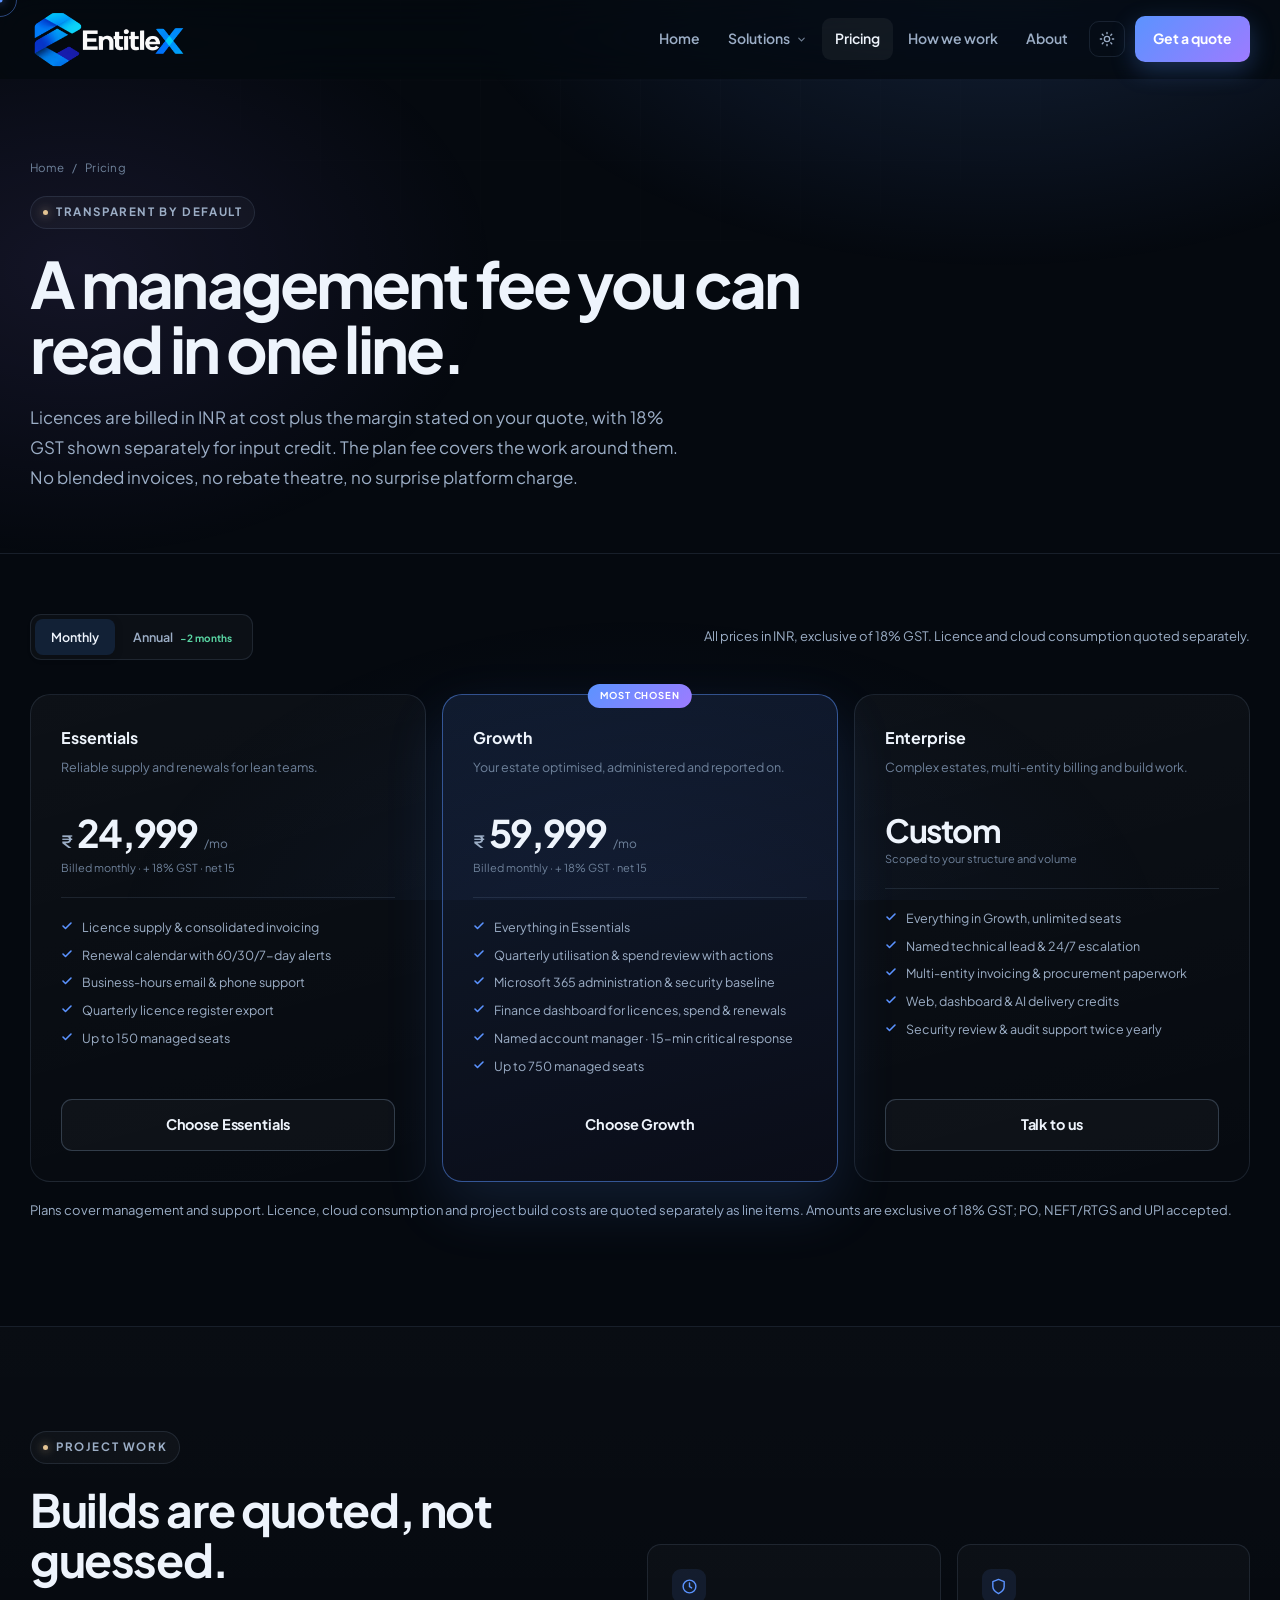
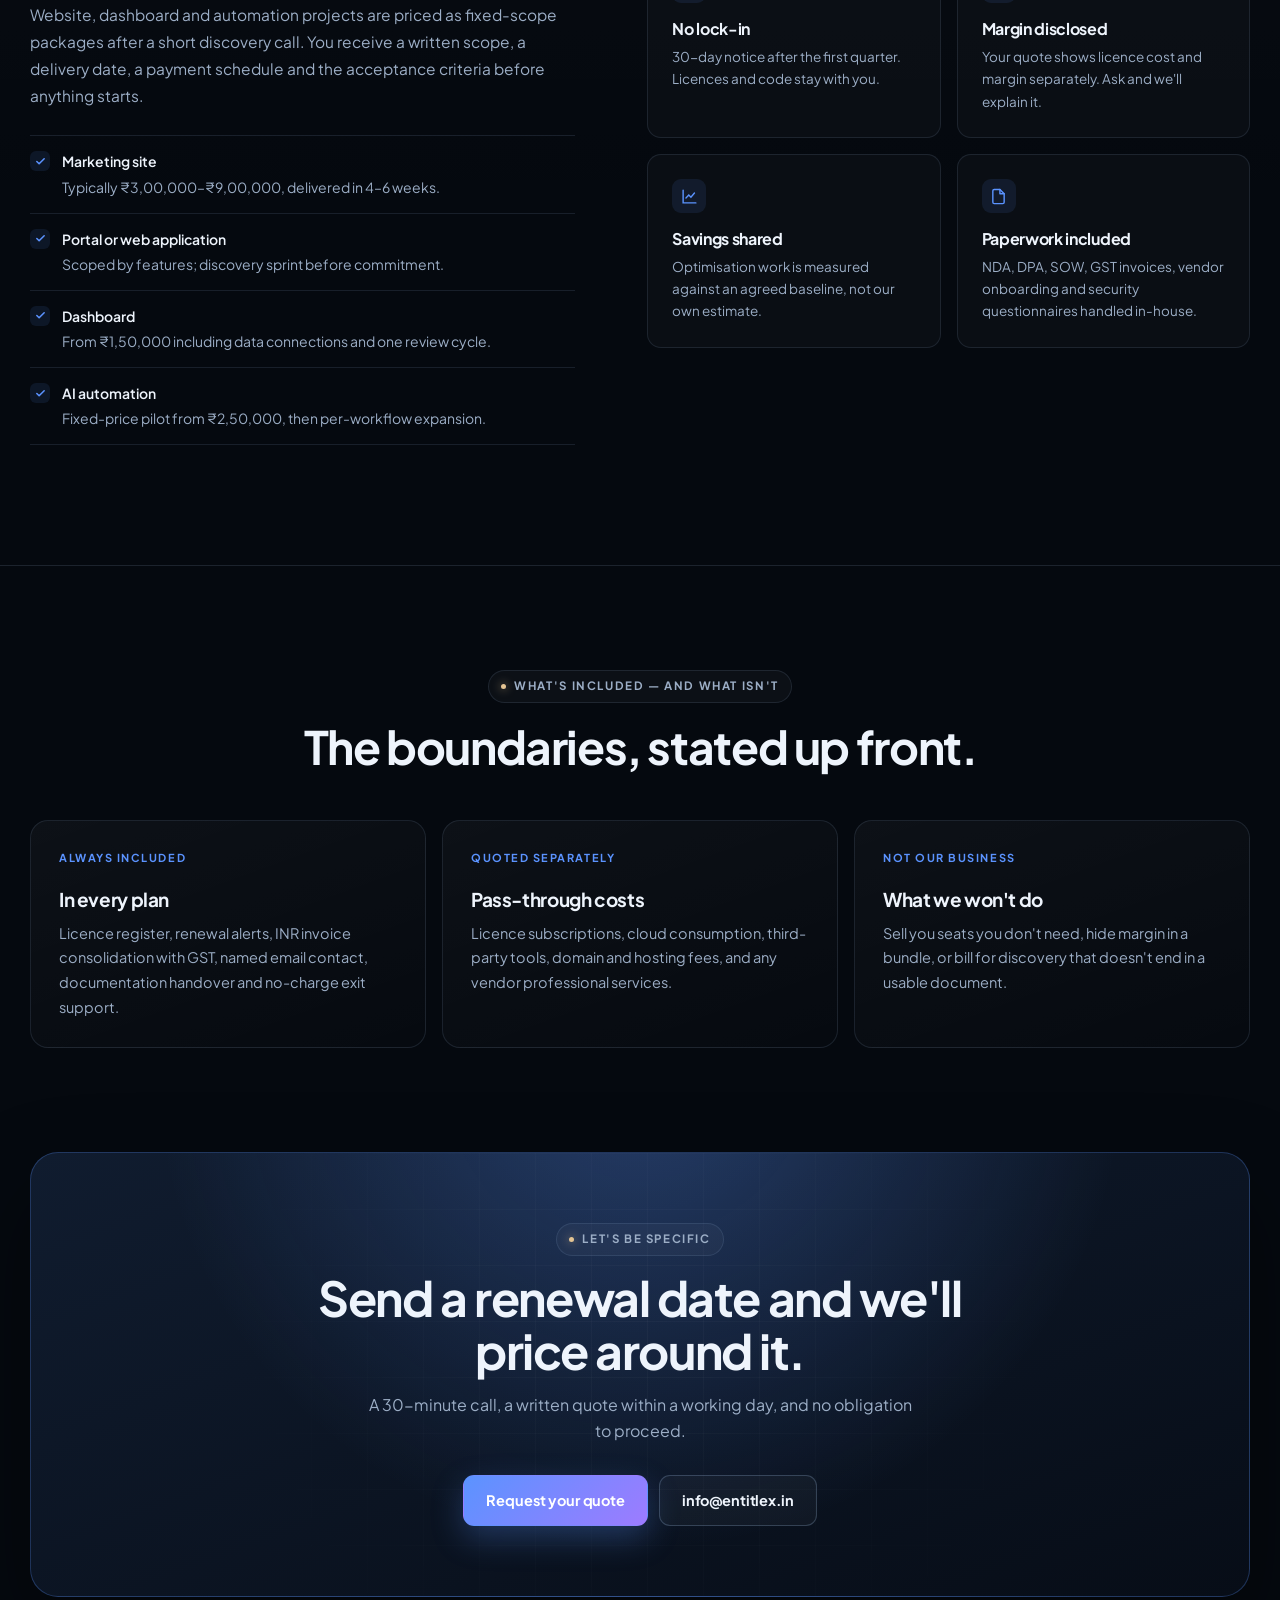
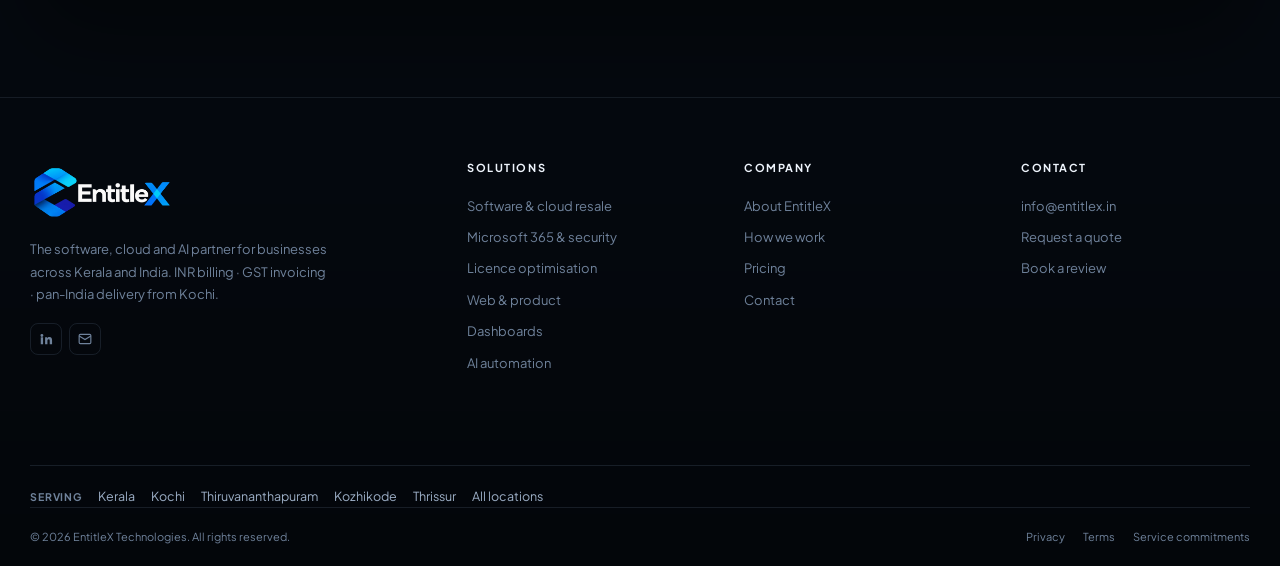
<file: pricing.html>
<!DOCTYPE html>
<html lang="en-IN" data-theme="dark">
<head>
<meta charset="UTF-8">
<meta name="viewport" content="width=device-width, initial-scale=1.0">
<meta name="theme-color" content="#05090f">
<title>Pricing in INR — Kerala Software Partner | EntitleX</title>
<meta name="description" content="EntitleX pricing in INR: fixed monthly management plans, licence costs at cost plus agreed margin, GST invoicing and clearly scoped project work across Kerala.">
<script>(function(){try{var t=localStorage.getItem("entitlex-theme");document.documentElement.setAttribute("data-theme",t==="light"?"light":"dark")}catch(e){}})();</script>
<link rel="stylesheet" href="style.css">
<link rel="icon" href="favicon.ico" sizes="any">
<link rel="icon" type="image/png" sizes="32x32" href="images/icon-32.png">
<link rel="apple-touch-icon" href="images/apple-touch-icon.png">
<link rel="canonical" href="https://entitlex.in/pricing.html">
<meta property="og:type" content="website">
<meta property="og:site_name" content="EntitleX">
<meta property="og:locale" content="en_IN">
<meta property="og:title" content="Pricing in INR — Kerala Software Partner | EntitleX">
<meta property="og:description" content="EntitleX pricing in INR: fixed monthly management plans, licence costs at cost plus agreed margin, GST invoicing and clearly scoped project work across Kerala.">
<meta property="og:url" content="https://entitlex.in/pricing.html">
<meta property="og:image" content="https://entitlex.in/images/og-cover.jpg">
<meta property="og:image:width" content="1200">
<meta property="og:image:height" content="630">
<meta property="og:image:alt" content="EntitleX — software, cloud and AI partner for Kerala and India">
<meta name="twitter:card" content="summary_large_image">
<meta name="twitter:title" content="Pricing in INR — Kerala Software Partner | EntitleX">
<meta name="twitter:description" content="EntitleX pricing in INR: fixed monthly management plans, licence costs at cost plus agreed margin, GST invoicing and clearly scoped project work across Kerala.">
<meta name="twitter:image" content="https://entitlex.in/images/og-cover.jpg">
</head>
<body>

<header class="site-header" id="site-header">
  <div class="scroll-progress" aria-hidden="true"></div>
  <div class="header-inner">
    <a href="index.html" class="brand" aria-label="EntitleX home">
      <img src="images/entitlex-logo.png" class="brand-logo logo-dark" alt="EntitleX">
      <img src="images/entitlex-logo-light.png" class="brand-logo logo-light" alt="" aria-hidden="true">
    </a>
    <nav class="main-nav" aria-label="Primary">
      <a href="index.html">Home</a>
      <div class="nav-item">
        <button class="nav-trigger" type="button" aria-expanded="false" aria-haspopup="true">Solutions
          <svg width="11" height="11" viewBox="0 0 24 24" fill="none" stroke="currentColor" stroke-width="2.5" stroke-linecap="round"><path d="m6 9 6 6 6-6"/></svg>
        </button>
        <div class="nav-menu" role="menu">
          <a href="services.html#resale" role="menuitem"><span class="mi">01</span><span><strong>Software &amp; cloud resale</strong><small>Microsoft 365, Azure, AWS, Google, Adobe and 200+ vendors</small></span></a>
          <a href="services.html#web" role="menuitem"><span class="mi">02</span><span><strong>Web &amp; product development</strong><small>Marketing sites, portals and customer platforms</small></span></a>
          <a href="services.html#dashboards" role="menuitem"><span class="mi">03</span><span><strong>Dashboards &amp; reporting</strong><small>Licence, spend and operations visibility in one place</small></span></a>
          <a href="services.html#ai" role="menuitem"><span class="mi">04</span><span><strong>AI automation</strong><small>Workflows that remove manual work from IT and finance</small></span></a>
        </div>
      </div>
      <a href="pricing.html" aria-current="page">Pricing</a>
      <a href="process.html">How we work</a>
      <a href="about.html">About</a>
      <button class="theme-toggle" type="button" data-theme-toggle aria-label="Switch to light theme"></button>
      <a href="contact.html" class="nav-cta magnetic">Get a quote</a>
    </nav>
    <button class="menu-toggle" type="button" aria-label="Open menu" aria-expanded="false" aria-controls="mobile-menu"><span></span><span></span><span></span></button>
  </div>
  <nav class="mobile-menu" id="mobile-menu" aria-label="Mobile">
    <a class="mm-link" href="index.html">Home</a>
    <div class="mm-group">Solutions</div>
    <a class="mm-link" href="services.html#resale">Software &amp; cloud resale</a>
    <a class="mm-link" href="services.html#web">Web &amp; product development</a>
    <a class="mm-link" href="services.html#dashboards">Dashboards &amp; reporting</a>
    <a class="mm-link" href="services.html#ai">AI automation</a>
    <div class="mm-group">Company</div>
    <a class="mm-link" href="pricing.html">Pricing</a>
    <a class="mm-link" href="process.html">How we work</a>
    <a class="mm-link" href="about.html">About</a>
    <a href="contact.html" class="btn btn-primary">Get a quote</a>
    <button class="theme-toggle" type="button" data-theme-toggle aria-label="Switch theme" style="margin:14px 4px 0"></button>
  </nav>
</header>

<main>
<section class="page-hero">
  <div class="shell">
    <div class="breadcrumbs"><a href="index.html">Home</a><span>/</span><span>Pricing</span></div>
    <span class="eyebrow" data-reveal><span class="dot"></span>Transparent by default</span>
    <h1 data-reveal style="--d:60ms">A management fee you can read in one line.</h1>
    <p class="lede" data-reveal style="--d:120ms">Licences are billed in INR at cost plus the margin stated on your quote, with 18% GST shown separately for input credit. The plan fee covers the work around them. No blended invoices, no rebate theatre, no surprise platform charge.</p>
  </div>
</section>

<section class="section" style="padding-top:60px">
  <div class="shell">
    <div style="display:flex;justify-content:space-between;align-items:center;gap:20px;flex-wrap:wrap;margin-bottom:34px" data-reveal>
      <div class="billing-toggle" data-billing-toggle role="group" aria-label="Billing period">
        <button type="button" data-billing="monthly" class="is-active">Monthly</button>
        <button type="button" data-billing="annual">Annual <span class="save-tag">−2 months</span></button>
      </div>
      <span class="small muted">All prices in INR, exclusive of 18% GST. Licence and cloud consumption quoted separately.</span>
    </div>

    <div class="plans">
      <article class="plan" data-reveal>
        <div class="plan-name">Essentials</div>
        <p class="plan-desc">Reliable supply and renewals for lean teams.</p>
        <div class="plan-price"><span class="cur">₹</span><span class="val" data-price-monthly="24,999" data-price-annual="20,999">24,999</span><span class="cycle" data-cycle>/mo</span></div>
        <p class="plan-note" data-price-note data-note-monthly="Billed monthly · + 18% GST · net 15" data-note-annual="Billed annually · 2 months free · + GST">Billed monthly · + 18% GST · net 15</p>
        <ul>
          <li><svg width="12" height="12" viewBox="0 0 24 24" fill="none" stroke="currentColor" stroke-width="3.2" stroke-linecap="round" stroke-linejoin="round"><path d="M20 6 9 17l-5-5"/></svg>Licence supply &amp; consolidated invoicing</li>
          <li><svg width="12" height="12" viewBox="0 0 24 24" fill="none" stroke="currentColor" stroke-width="3.2" stroke-linecap="round" stroke-linejoin="round"><path d="M20 6 9 17l-5-5"/></svg>Renewal calendar with 60/30/7-day alerts</li>
          <li><svg width="12" height="12" viewBox="0 0 24 24" fill="none" stroke="currentColor" stroke-width="3.2" stroke-linecap="round" stroke-linejoin="round"><path d="M20 6 9 17l-5-5"/></svg>Business-hours email &amp; phone support</li>
          <li><svg width="12" height="12" viewBox="0 0 24 24" fill="none" stroke="currentColor" stroke-width="3.2" stroke-linecap="round" stroke-linejoin="round"><path d="M20 6 9 17l-5-5"/></svg>Quarterly licence register export</li>
          <li><svg width="12" height="12" viewBox="0 0 24 24" fill="none" stroke="currentColor" stroke-width="3.2" stroke-linecap="round" stroke-linejoin="round"><path d="M20 6 9 17l-5-5"/></svg>Up to 150 managed seats</li>
        </ul>
        <a href="contact.html" class="btn btn-ghost">Choose Essentials</a>
      </article>

      <article class="plan featured" data-reveal style="--d:80ms">
        <span class="plan-tag">Most chosen</span>
        <div class="plan-name">Growth</div>
        <p class="plan-desc">Your estate optimised, administered and reported on.</p>
        <div class="plan-price"><span class="cur">₹</span><span class="val" data-price-monthly="59,999" data-price-annual="49,999">59,999</span><span class="cycle" data-cycle>/mo</span></div>
        <p class="plan-note" data-price-note data-note-monthly="Billed monthly · + 18% GST · net 15" data-note-annual="Billed annually · 2 months free · + GST">Billed monthly · + 18% GST · net 15</p>
        <ul>
          <li><svg width="12" height="12" viewBox="0 0 24 24" fill="none" stroke="currentColor" stroke-width="3.2" stroke-linecap="round" stroke-linejoin="round"><path d="M20 6 9 17l-5-5"/></svg>Everything in Essentials</li>
          <li><svg width="12" height="12" viewBox="0 0 24 24" fill="none" stroke="currentColor" stroke-width="3.2" stroke-linecap="round" stroke-linejoin="round"><path d="M20 6 9 17l-5-5"/></svg>Quarterly utilisation &amp; spend review with actions</li>
          <li><svg width="12" height="12" viewBox="0 0 24 24" fill="none" stroke="currentColor" stroke-width="3.2" stroke-linecap="round" stroke-linejoin="round"><path d="M20 6 9 17l-5-5"/></svg>Microsoft 365 administration &amp; security baseline</li>
          <li><svg width="12" height="12" viewBox="0 0 24 24" fill="none" stroke="currentColor" stroke-width="3.2" stroke-linecap="round" stroke-linejoin="round"><path d="M20 6 9 17l-5-5"/></svg>Finance dashboard for licences, spend &amp; renewals</li>
          <li><svg width="12" height="12" viewBox="0 0 24 24" fill="none" stroke="currentColor" stroke-width="3.2" stroke-linecap="round" stroke-linejoin="round"><path d="M20 6 9 17l-5-5"/></svg>Named account manager · 15-min critical response</li>
          <li><svg width="12" height="12" viewBox="0 0 24 24" fill="none" stroke="currentColor" stroke-width="3.2" stroke-linecap="round" stroke-linejoin="round"><path d="M20 6 9 17l-5-5"/></svg>Up to 750 managed seats</li>
        </ul>
        <a href="contact.html" class="btn">Choose Growth</a>
      </article>

      <article class="plan" data-reveal style="--d:160ms">
        <div class="plan-name">Enterprise</div>
        <p class="plan-desc">Complex estates, multi-entity billing and build work.</p>
        <div class="plan-price"><span class="val" style="font-size:32px">Custom</span></div>
        <p class="plan-note">Scoped to your structure and volume</p>
        <ul>
          <li><svg width="12" height="12" viewBox="0 0 24 24" fill="none" stroke="currentColor" stroke-width="3.2" stroke-linecap="round" stroke-linejoin="round"><path d="M20 6 9 17l-5-5"/></svg>Everything in Growth, unlimited seats</li>
          <li><svg width="12" height="12" viewBox="0 0 24 24" fill="none" stroke="currentColor" stroke-width="3.2" stroke-linecap="round" stroke-linejoin="round"><path d="M20 6 9 17l-5-5"/></svg>Named technical lead &amp; 24/7 escalation</li>
          <li><svg width="12" height="12" viewBox="0 0 24 24" fill="none" stroke="currentColor" stroke-width="3.2" stroke-linecap="round" stroke-linejoin="round"><path d="M20 6 9 17l-5-5"/></svg>Multi-entity invoicing &amp; procurement paperwork</li>
          <li><svg width="12" height="12" viewBox="0 0 24 24" fill="none" stroke="currentColor" stroke-width="3.2" stroke-linecap="round" stroke-linejoin="round"><path d="M20 6 9 17l-5-5"/></svg>Web, dashboard &amp; AI delivery credits</li>
          <li><svg width="12" height="12" viewBox="0 0 24 24" fill="none" stroke="currentColor" stroke-width="3.2" stroke-linecap="round" stroke-linejoin="round"><path d="M20 6 9 17l-5-5"/></svg>Security review &amp; audit support twice yearly</li>
        </ul>
        <a href="contact.html" class="btn btn-ghost">Talk to us</a>
      </article>
    </div>
    <p class="small muted" style="margin-top:18px" data-reveal>Plans cover management and support. Licence, cloud consumption and project build costs are quoted separately as line items. Amounts are exclusive of 18% GST; PO, NEFT/RTGS and UPI accepted.</p>
  </div>
</section>

<section class="section section-alt">
  <div class="shell split">
    <div class="split-copy" data-reveal>
      <span class="eyebrow"><span class="dot"></span>Project work</span>
      <h2>Builds are quoted, not guessed.</h2>
      <p>Website, dashboard and automation projects are priced as fixed-scope packages after a short discovery call. You receive a written scope, a delivery date, a payment schedule and the acceptance criteria before anything starts.</p>
      <ul class="checks">
        <li><span class="ci"><svg width="11" height="11" viewBox="0 0 24 24" fill="none" stroke="currentColor" stroke-width="3.4" stroke-linecap="round" stroke-linejoin="round"><path d="M20 6 9 17l-5-5"/></svg></span><div><strong>Marketing site</strong><span>Typically ₹3,00,000–₹9,00,000, delivered in 4–6 weeks.</span></div></li>
        <li><span class="ci"><svg width="11" height="11" viewBox="0 0 24 24" fill="none" stroke="currentColor" stroke-width="3.4" stroke-linecap="round" stroke-linejoin="round"><path d="M20 6 9 17l-5-5"/></svg></span><div><strong>Portal or web application</strong><span>Scoped by features; discovery sprint before commitment.</span></div></li>
        <li><span class="ci"><svg width="11" height="11" viewBox="0 0 24 24" fill="none" stroke="currentColor" stroke-width="3.4" stroke-linecap="round" stroke-linejoin="round"><path d="M20 6 9 17l-5-5"/></svg></span><div><strong>Dashboard</strong><span>From ₹1,50,000 including data connections and one review cycle.</span></div></li>
        <li><span class="ci"><svg width="11" height="11" viewBox="0 0 24 24" fill="none" stroke="currentColor" stroke-width="3.4" stroke-linecap="round" stroke-linejoin="round"><path d="M20 6 9 17l-5-5"/></svg></span><div><strong>AI automation</strong><span>Fixed-price pilot from ₹2,50,000, then per-workflow expansion.</span></div></li>
      </ul>
    </div>
    <div data-reveal style="--d:100ms">
      <div class="trust-grid">
        <div class="trust-card"><span class="ti"><svg width="17" height="17" viewBox="0 0 24 24" fill="none" stroke="currentColor" stroke-width="2" stroke-linecap="round"><circle cx="12" cy="12" r="9"/><path d="M12 7v5l3 2"/></svg></span><h3>No lock-in</h3><p>30-day notice after the first quarter. Licences and code stay with you.</p></div>
        <div class="trust-card"><span class="ti"><svg width="17" height="17" viewBox="0 0 24 24" fill="none" stroke="currentColor" stroke-width="2" stroke-linecap="round" stroke-linejoin="round"><path d="M12 22s8-4 8-10V5l-8-3-8 3v7c0 6 8 10 8 10Z"/></svg></span><h3>Margin disclosed</h3><p>Your quote shows licence cost and margin separately. Ask and we'll explain it.</p></div>
        <div class="trust-card"><span class="ti"><svg width="17" height="17" viewBox="0 0 24 24" fill="none" stroke="currentColor" stroke-width="2" stroke-linecap="round"><path d="M3 3v18h18"/><path d="m7 14 4-4 3 3 5-6"/></svg></span><h3>Savings shared</h3><p>Optimisation work is measured against an agreed baseline, not our own estimate.</p></div>
        <div class="trust-card"><span class="ti"><svg width="17" height="17" viewBox="0 0 24 24" fill="none" stroke="currentColor" stroke-width="2" stroke-linecap="round" stroke-linejoin="round"><path d="M14 2H6a2 2 0 0 0-2 2v16a2 2 0 0 0 2 2h12a2 2 0 0 0 2-2V8Z"/><path d="M14 2v6h6"/></svg></span><h3>Paperwork included</h3><p>NDA, DPA, SOW, GST invoices, vendor onboarding and security questionnaires handled in-house.</p></div>
      </div>
    </div>
  </div>
</section>

<section class="section">
  <div class="shell">
    <div class="section-head center" data-reveal>
      <span class="eyebrow"><span class="dot"></span>What's included — and what isn't</span>
      <h2>The boundaries, stated up front.</h2>
    </div>
    <div class="grid g3">
      <article class="card" data-reveal>
        <span class="card-num">ALWAYS INCLUDED</span>
        <h3>In every plan</h3>
        <p>Licence register, renewal alerts, INR invoice consolidation with GST, named email contact, documentation handover and no-charge exit support.</p>
      </article>
      <article class="card" data-reveal style="--d:80ms">
        <span class="card-num">QUOTED SEPARATELY</span>
        <h3>Pass-through costs</h3>
        <p>Licence subscriptions, cloud consumption, third-party tools, domain and hosting fees, and any vendor professional services.</p>
      </article>
      <article class="card" data-reveal style="--d:160ms">
        <span class="card-num">NOT OUR BUSINESS</span>
        <h3>What we won't do</h3>
        <p>Sell you seats you don't need, hide margin in a bundle, or bill for discovery that doesn't end in a usable document.</p>
      </article>
    </div>
  </div>
</section>

<section class="cta-wrap">
  <div class="shell">
    <div class="cta-box" data-reveal>
      <span class="eyebrow"><span class="dot"></span>Let's be specific</span>
      <h2>Send a renewal date and we'll price around it.</h2>
      <p>A 30-minute call, a written quote within a working day, and no obligation to proceed.</p>
      <div class="cta-actions">
        <a href="contact.html" class="btn btn-primary magnetic">Request your quote</a>
        <a href="mailto:info@entitlex.in" class="btn btn-ghost">info@entitlex.in</a>
      </div>
    </div>
  </div>
</section>
</main>

<footer class="site-footer">
  <div class="shell">
    <div class="footer-grid">
      <div class="footer-brand">
        <img src="images/entitlex-logo.png" class="logo-dark" alt="EntitleX">
        <img src="images/entitlex-logo-light.png" class="logo-light" alt="" aria-hidden="true">
        <p>The software, cloud and AI partner for businesses across Kerala and India. INR billing · GST invoicing · pan-India delivery from Kochi.</p>
        <div class="footer-social">
          <a href="https://www.linkedin.com/" aria-label="LinkedIn" target="_blank" rel="noopener"><svg width="14" height="14" viewBox="0 0 24 24" fill="currentColor"><path d="M4.98 3.5a2.5 2.5 0 1 1 0 5 2.5 2.5 0 0 1 0-5ZM3 9h4v12H3V9Zm7 0h3.8v1.7h.05c.53-1 1.83-2.05 3.77-2.05 4.03 0 4.78 2.65 4.78 6.1V21h-4v-5.5c0-1.3-.02-3-1.83-3-1.83 0-2.11 1.43-2.11 2.9V21h-4V9Z"/></svg></a>
          <a href="mailto:info@entitlex.in" aria-label="Email"><svg width="14" height="14" viewBox="0 0 24 24" fill="none" stroke="currentColor" stroke-width="2"><rect x="2" y="4" width="20" height="16" rx="2"/><path d="m2 7 10 6 10-6"/></svg></a>
        </div>
      </div>
      <div class="footer-col">
        <h4>Solutions</h4>
        <a href="services.html#resale">Software &amp; cloud resale</a>
        <a href="services.html#m365">Microsoft 365 &amp; security</a>
        <a href="services.html#optimisation">Licence optimisation</a>
        <a href="services.html#web">Web &amp; product</a>
        <a href="services.html#dashboards">Dashboards</a>
        <a href="services.html#ai">AI automation</a>
      </div>
      <div class="footer-col">
        <h4>Company</h4>
        <a href="about.html">About EntitleX</a>
        <a href="process.html">How we work</a>
        <a href="pricing.html">Pricing</a>
        <a href="contact.html">Contact</a>
      </div>
      <div class="footer-col">
        <h4>Contact</h4>
        <a href="mailto:info@entitlex.in">info@entitlex.in</a>
        <a href="contact.html">Request a quote</a>
        <a href="contact.html">Book a review</a>
      </div>
    </div>
    <div class="footer-areas">
      <span>Serving</span>
      <a href="locations.html">Kerala</a>
      <a href="kochi.html">Kochi</a>
      <a href="thiruvananthapuram.html">Thiruvananthapuram</a>
      <a href="kozhikode.html">Kozhikode</a>
      <a href="thrissur.html">Thrissur</a>
      <a href="locations.html">All locations</a>
    </div>
    <div class="footer-bottom">
      <span>© <span data-year>2026</span> EntitleX Technologies. All rights reserved.</span>
      <div><a href="about.html">Privacy</a><a href="about.html">Terms</a><a href="process.html">Service commitments</a></div>
    </div>
  </div>
</footer>

<button class="back-top" type="button" aria-label="Back to top"><svg width="16" height="16" viewBox="0 0 24 24" fill="none" stroke="currentColor" stroke-width="2.4" stroke-linecap="round" stroke-linejoin="round"><path d="M12 19V5M6 11l6-6 6 6"/></svg></button>
<script src="app.js" defer></script>
</body>
</html>
</file>
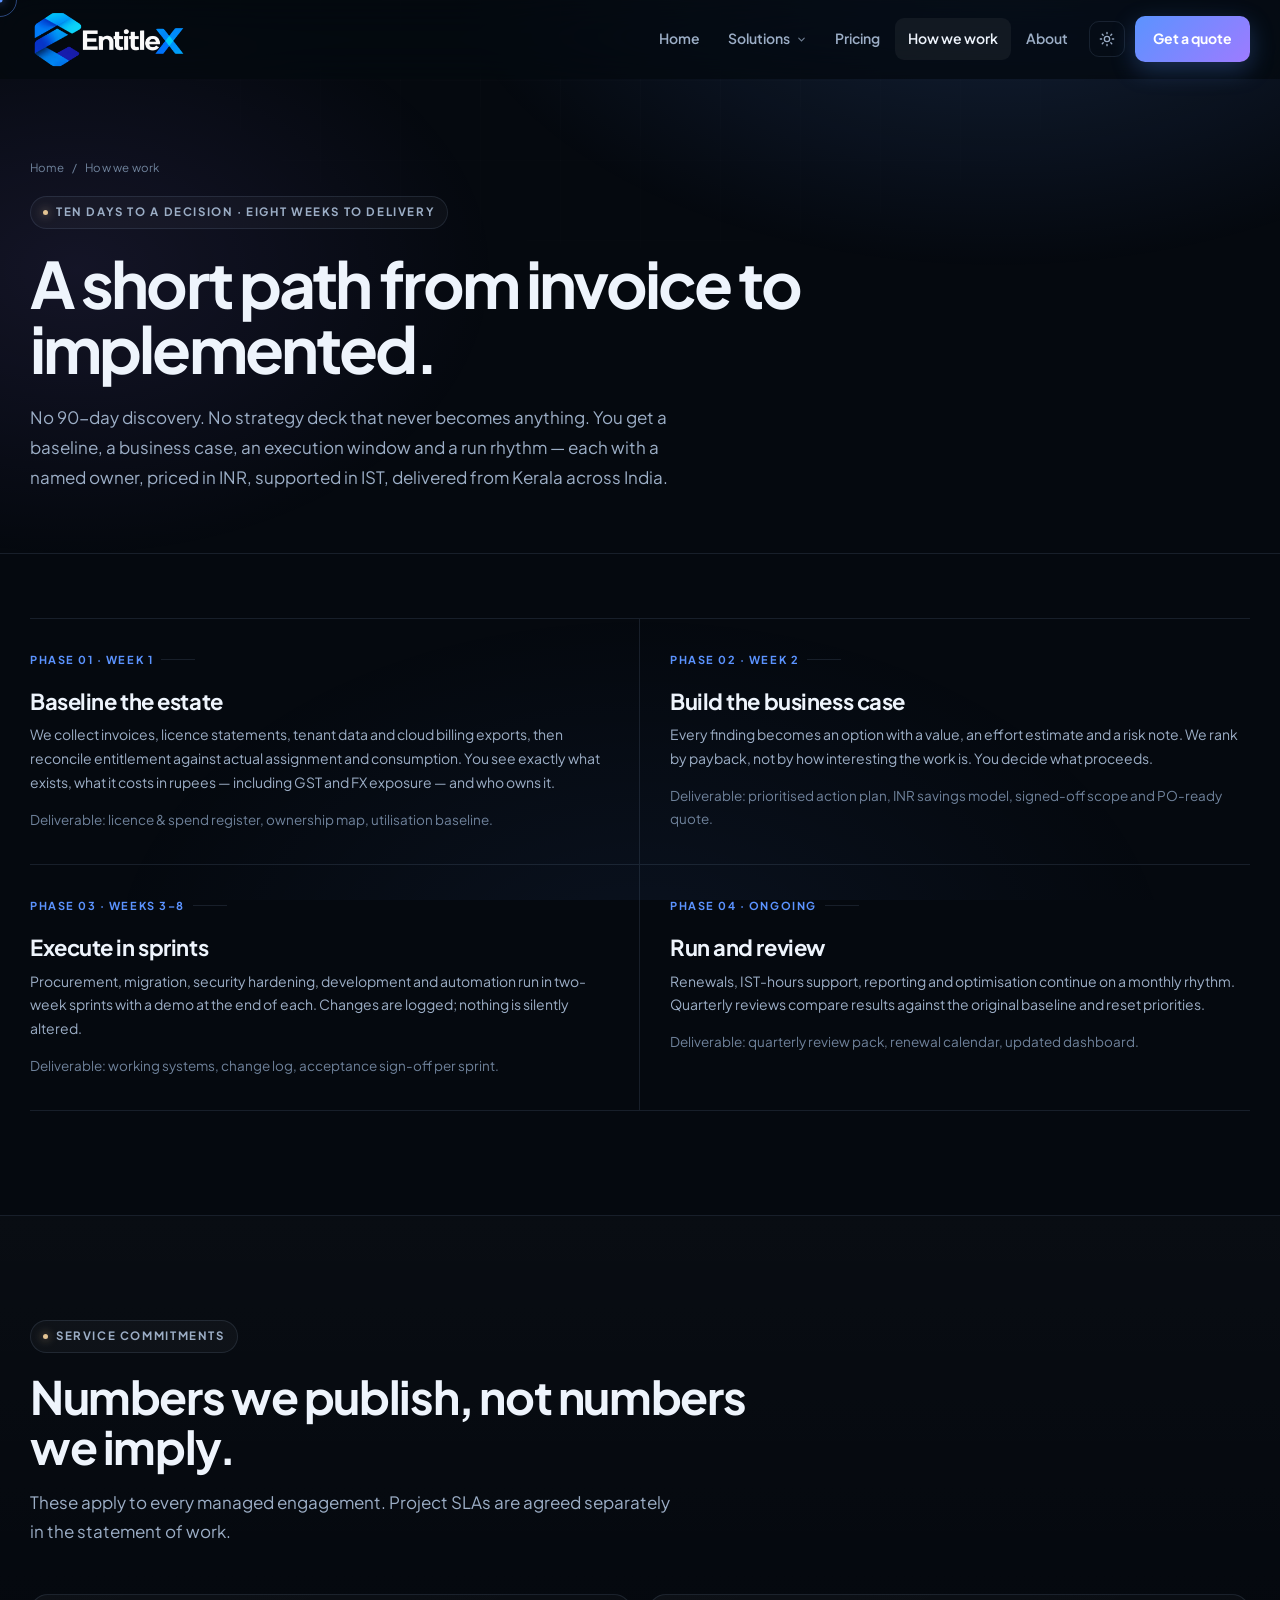
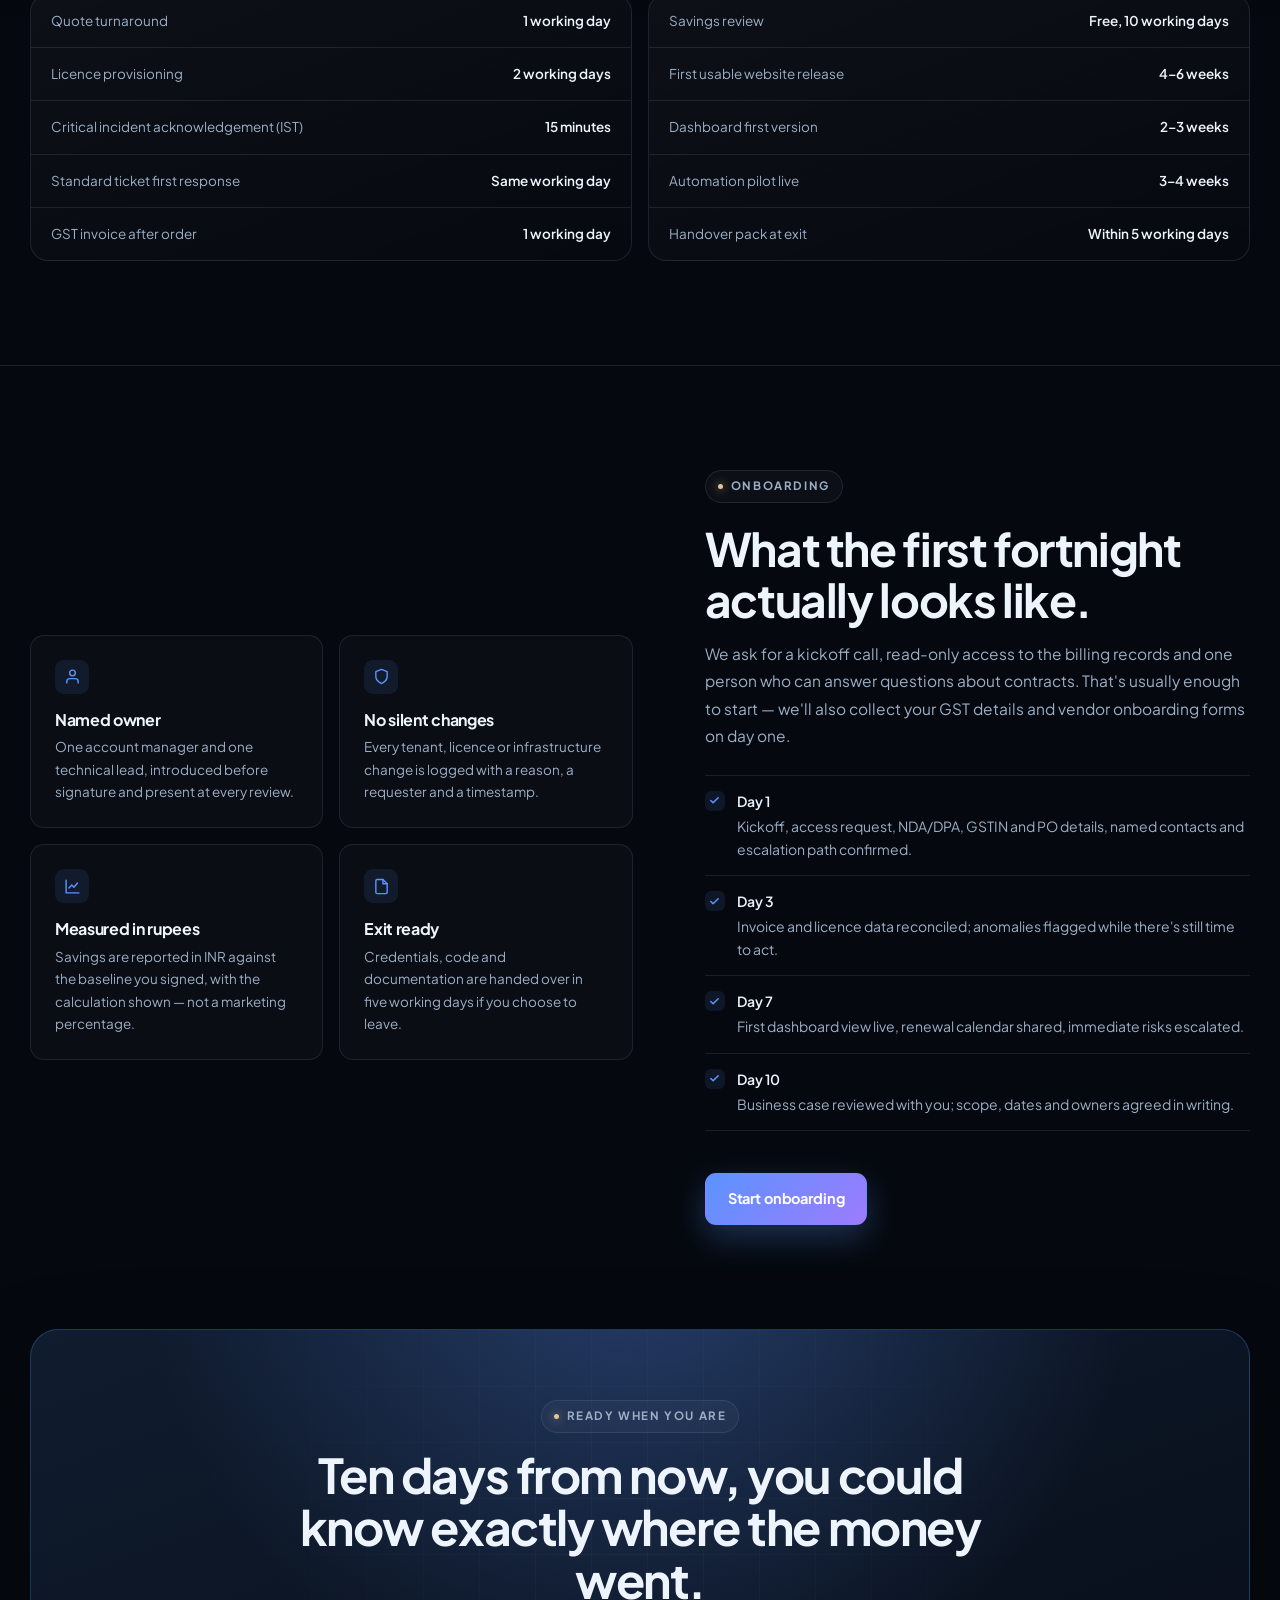
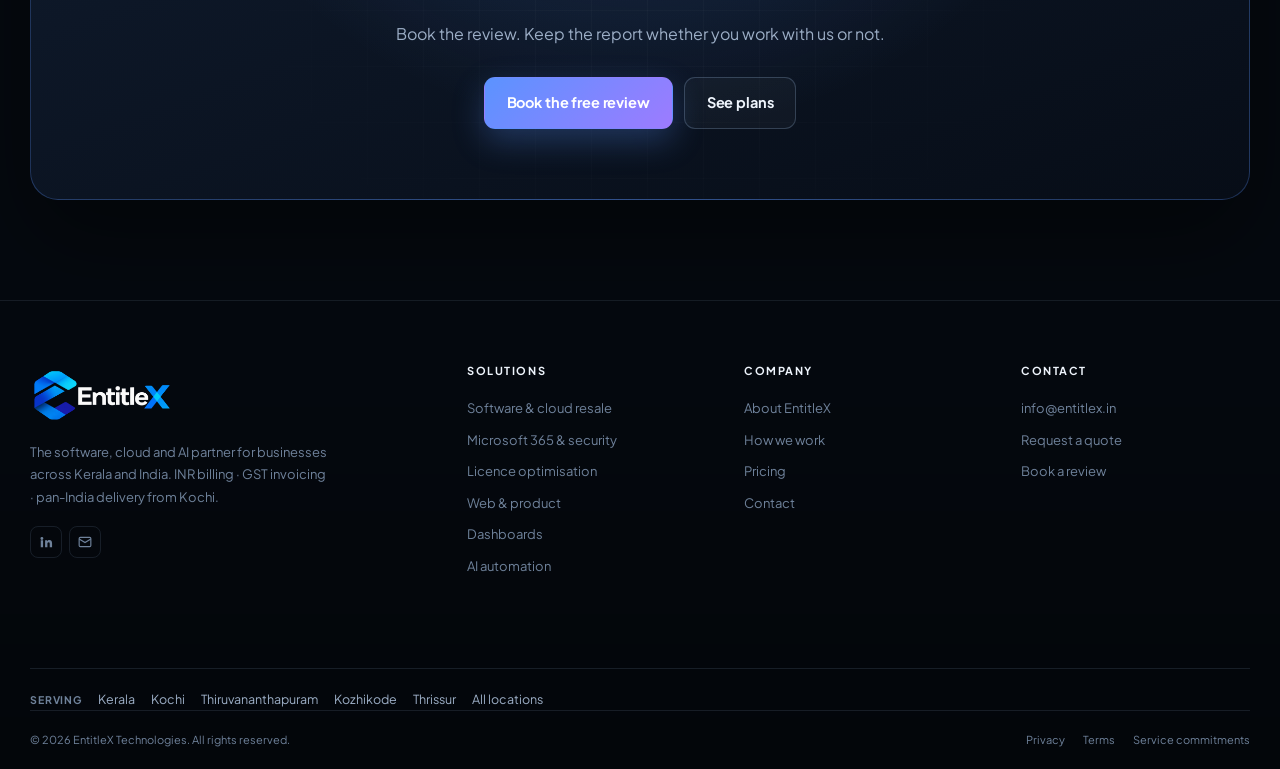
<file: process.html>
<!DOCTYPE html>
<html lang="en-IN" data-theme="dark">
<head>
<meta charset="UTF-8">
<meta name="viewport" content="width=device-width, initial-scale=1.0">
<meta name="theme-color" content="#05090f">
<title>How We Work — Kerala Software Partner | EntitleX</title>
<meta name="description" content="EntitleX delivery model for Kerala clients: baseline in week one, business case in week two, execution in weeks three to eight, then a managed monthly rhythm in IST.">
<script>(function(){try{var t=localStorage.getItem("entitlex-theme");document.documentElement.setAttribute("data-theme",t==="light"?"light":"dark")}catch(e){}})();</script>
<link rel="stylesheet" href="style.css">
<link rel="icon" href="favicon.ico" sizes="any">
<link rel="icon" type="image/png" sizes="32x32" href="images/icon-32.png">
<link rel="apple-touch-icon" href="images/apple-touch-icon.png">
<link rel="canonical" href="https://entitlex.in/process.html">
<meta property="og:type" content="website">
<meta property="og:site_name" content="EntitleX">
<meta property="og:locale" content="en_IN">
<meta property="og:title" content="How We Work — Kerala Software Partner | EntitleX">
<meta property="og:description" content="EntitleX delivery model for Kerala clients: baseline in week one, business case in week two, execution in weeks three to eight, then a managed monthly rhythm in IST.">
<meta property="og:url" content="https://entitlex.in/process.html">
<meta property="og:image" content="https://entitlex.in/images/og-cover.jpg">
<meta property="og:image:width" content="1200">
<meta property="og:image:height" content="630">
<meta property="og:image:alt" content="EntitleX — software, cloud and AI partner for Kerala and India">
<meta name="twitter:card" content="summary_large_image">
<meta name="twitter:title" content="How We Work — Kerala Software Partner | EntitleX">
<meta name="twitter:description" content="EntitleX delivery model for Kerala clients: baseline in week one, business case in week two, execution in weeks three to eight, then a managed monthly rhythm in IST.">
<meta name="twitter:image" content="https://entitlex.in/images/og-cover.jpg">
</head>
<body>

<header class="site-header" id="site-header">
  <div class="scroll-progress" aria-hidden="true"></div>
  <div class="header-inner">
    <a href="index.html" class="brand" aria-label="EntitleX home">
      <img src="images/entitlex-logo.png" class="brand-logo logo-dark" alt="EntitleX">
      <img src="images/entitlex-logo-light.png" class="brand-logo logo-light" alt="" aria-hidden="true">
    </a>
    <nav class="main-nav" aria-label="Primary">
      <a href="index.html">Home</a>
      <div class="nav-item">
        <button class="nav-trigger" type="button" aria-expanded="false" aria-haspopup="true">Solutions
          <svg width="11" height="11" viewBox="0 0 24 24" fill="none" stroke="currentColor" stroke-width="2.5" stroke-linecap="round"><path d="m6 9 6 6 6-6"/></svg>
        </button>
        <div class="nav-menu" role="menu">
          <a href="services.html#resale" role="menuitem"><span class="mi">01</span><span><strong>Software &amp; cloud resale</strong><small>Microsoft 365, Azure, AWS, Google, Adobe and 200+ vendors</small></span></a>
          <a href="services.html#web" role="menuitem"><span class="mi">02</span><span><strong>Web &amp; product development</strong><small>Marketing sites, portals and customer platforms</small></span></a>
          <a href="services.html#dashboards" role="menuitem"><span class="mi">03</span><span><strong>Dashboards &amp; reporting</strong><small>Licence, spend and operations visibility in one place</small></span></a>
          <a href="services.html#ai" role="menuitem"><span class="mi">04</span><span><strong>AI automation</strong><small>Workflows that remove manual work from IT and finance</small></span></a>
        </div>
      </div>
      <a href="pricing.html">Pricing</a>
      <a href="process.html" aria-current="page">How we work</a>
      <a href="about.html">About</a>
      <button class="theme-toggle" type="button" data-theme-toggle aria-label="Switch to light theme"></button>
      <a href="contact.html" class="nav-cta magnetic">Get a quote</a>
    </nav>
    <button class="menu-toggle" type="button" aria-label="Open menu" aria-expanded="false" aria-controls="mobile-menu"><span></span><span></span><span></span></button>
  </div>
  <nav class="mobile-menu" id="mobile-menu" aria-label="Mobile">
    <a class="mm-link" href="index.html">Home</a>
    <div class="mm-group">Solutions</div>
    <a class="mm-link" href="services.html#resale">Software &amp; cloud resale</a>
    <a class="mm-link" href="services.html#web">Web &amp; product development</a>
    <a class="mm-link" href="services.html#dashboards">Dashboards &amp; reporting</a>
    <a class="mm-link" href="services.html#ai">AI automation</a>
    <div class="mm-group">Company</div>
    <a class="mm-link" href="pricing.html">Pricing</a>
    <a class="mm-link" href="process.html">How we work</a>
    <a class="mm-link" href="about.html">About</a>
    <a href="contact.html" class="btn btn-primary">Get a quote</a>
    <button class="theme-toggle" type="button" data-theme-toggle aria-label="Switch theme" style="margin:14px 4px 0"></button>
  </nav>
</header>

<main>
<section class="page-hero">
  <div class="shell">
    <div class="breadcrumbs"><a href="index.html">Home</a><span>/</span><span>How we work</span></div>
    <span class="eyebrow" data-reveal><span class="dot"></span>Ten days to a decision · eight weeks to delivery</span>
    <h1 data-reveal style="--d:60ms">A short path from invoice to implemented.</h1>
    <p class="lede" data-reveal style="--d:120ms">No 90-day discovery. No strategy deck that never becomes anything. You get a baseline, a business case, an execution window and a run rhythm — each with a named owner, priced in INR, supported in IST, delivered from Kerala across India.</p>
  </div>
</section>

<section class="section" style="padding-top:64px">
  <div class="shell">
    <div class="steps two" data-reveal>
      <div class="step" style="padding:32px 30px 32px 0;border-bottom:1px solid var(--line)">
        <span class="step-num">PHASE 01 · WEEK 1</span>
        <h3 style="font-size:22px">Baseline the estate</h3>
        <p style="font-size:14px">We collect invoices, licence statements, tenant data and cloud billing exports, then reconcile entitlement against actual assignment and consumption. You see exactly what exists, what it costs in rupees — including GST and FX exposure — and who owns it.</p>
        <p class="small" style="margin-top:14px;color:var(--muted-2)">Deliverable: licence &amp; spend register, ownership map, utilisation baseline.</p>
      </div>
      <div class="step" style="padding:32px 0 32px 30px;border-right:0;border-bottom:1px solid var(--line)">
        <span class="step-num">PHASE 02 · WEEK 2</span>
        <h3 style="font-size:22px">Build the business case</h3>
        <p style="font-size:14px">Every finding becomes an option with a value, an effort estimate and a risk note. We rank by payback, not by how interesting the work is. You decide what proceeds.</p>
        <p class="small" style="margin-top:14px;color:var(--muted-2)">Deliverable: prioritised action plan, INR savings model, signed-off scope and PO-ready quote.</p>
      </div>
      <div class="step" style="padding:32px 30px 32px 0;border-bottom:1px solid var(--line)">
        <span class="step-num">PHASE 03 · WEEKS 3–8</span>
        <h3 style="font-size:22px">Execute in sprints</h3>
        <p style="font-size:14px">Procurement, migration, security hardening, development and automation run in two-week sprints with a demo at the end of each. Changes are logged; nothing is silently altered.</p>
        <p class="small" style="margin-top:14px;color:var(--muted-2)">Deliverable: working systems, change log, acceptance sign-off per sprint.</p>
      </div>
      <div class="step" style="padding:32px 0 32px 30px;border-right:0;border-bottom:1px solid var(--line)">
        <span class="step-num">PHASE 04 · ONGOING</span>
        <h3 style="font-size:22px">Run and review</h3>
        <p style="font-size:14px">Renewals, IST-hours support, reporting and optimisation continue on a monthly rhythm. Quarterly reviews compare results against the original baseline and reset priorities.</p>
        <p class="small" style="margin-top:14px;color:var(--muted-2)">Deliverable: quarterly review pack, renewal calendar, updated dashboard.</p>
      </div>
    </div>
  </div>
</section>

<section class="section section-alt">
  <div class="shell">
    <div class="section-head" data-reveal>
      <span class="eyebrow"><span class="dot"></span>Service commitments</span>
      <h2>Numbers we publish, not numbers we imply.</h2>
      <p>These apply to every managed engagement. Project SLAs are agreed separately in the statement of work.</p>
    </div>
    <div class="grid g2">
      <div class="card" data-reveal style="padding:0;overflow:hidden">
        <table style="width:100%;border-collapse:collapse;font-size:13.5px">
          <tbody>
            <tr style="border-bottom:1px solid var(--line)"><td style="padding:15px 20px;color:var(--muted)">Quote turnaround</td><td style="padding:15px 20px;text-align:right;font-weight:600">1 working day</td></tr>
            <tr style="border-bottom:1px solid var(--line)"><td style="padding:15px 20px;color:var(--muted)">Licence provisioning</td><td style="padding:15px 20px;text-align:right;font-weight:600">2 working days</td></tr>
            <tr style="border-bottom:1px solid var(--line)"><td style="padding:15px 20px;color:var(--muted)">Critical incident acknowledgement (IST)</td><td style="padding:15px 20px;text-align:right;font-weight:600">15 minutes</td></tr>
            <tr style="border-bottom:1px solid var(--line)"><td style="padding:15px 20px;color:var(--muted)">Standard ticket first response</td><td style="padding:15px 20px;text-align:right;font-weight:600">Same working day</td></tr>
            <tr><td style="padding:15px 20px;color:var(--muted)">GST invoice after order</td><td style="padding:15px 20px;text-align:right;font-weight:600">1 working day</td></tr>
          </tbody>
        </table>
      </div>
      <div class="card" data-reveal style="--d:100ms;padding:0;overflow:hidden">
        <table style="width:100%;border-collapse:collapse;font-size:13.5px">
          <tbody>
            <tr style="border-bottom:1px solid var(--line)"><td style="padding:15px 20px;color:var(--muted)">Savings review</td><td style="padding:15px 20px;text-align:right;font-weight:600">Free, 10 working days</td></tr>
            <tr style="border-bottom:1px solid var(--line)"><td style="padding:15px 20px;color:var(--muted)">First usable website release</td><td style="padding:15px 20px;text-align:right;font-weight:600">4–6 weeks</td></tr>
            <tr style="border-bottom:1px solid var(--line)"><td style="padding:15px 20px;color:var(--muted)">Dashboard first version</td><td style="padding:15px 20px;text-align:right;font-weight:600">2–3 weeks</td></tr>
            <tr style="border-bottom:1px solid var(--line)"><td style="padding:15px 20px;color:var(--muted)">Automation pilot live</td><td style="padding:15px 20px;text-align:right;font-weight:600">3–4 weeks</td></tr>
            <tr><td style="padding:15px 20px;color:var(--muted)">Handover pack at exit</td><td style="padding:15px 20px;text-align:right;font-weight:600">Within 5 working days</td></tr>
          </tbody>
        </table>
      </div>
    </div>
  </div>
</section>

<section class="section">
  <div class="shell split reverse">
    <div data-reveal>
      <div class="trust-grid">
        <div class="trust-card"><span class="ti"><svg width="17" height="17" viewBox="0 0 24 24" fill="none" stroke="currentColor" stroke-width="2" stroke-linecap="round" stroke-linejoin="round"><path d="M20 21v-2a4 4 0 0 0-4-4H8a4 4 0 0 0-4 4v2"/><circle cx="12" cy="7" r="4"/></svg></span><h3>Named owner</h3><p>One account manager and one technical lead, introduced before signature and present at every review.</p></div>
        <div class="trust-card"><span class="ti"><svg width="17" height="17" viewBox="0 0 24 24" fill="none" stroke="currentColor" stroke-width="2" stroke-linecap="round" stroke-linejoin="round"><path d="M12 22s8-4 8-10V5l-8-3-8 3v7c0 6 8 10 8 10Z"/></svg></span><h3>No silent changes</h3><p>Every tenant, licence or infrastructure change is logged with a reason, a requester and a timestamp.</p></div>
        <div class="trust-card"><span class="ti"><svg width="17" height="17" viewBox="0 0 24 24" fill="none" stroke="currentColor" stroke-width="2" stroke-linecap="round" stroke-linejoin="round"><path d="M3 3v18h18"/><path d="m7 14 4-4 3 3 5-6"/></svg></span><h3>Measured in rupees</h3><p>Savings are reported in INR against the baseline you signed, with the calculation shown — not a marketing percentage.</p></div>
        <div class="trust-card"><span class="ti"><svg width="17" height="17" viewBox="0 0 24 24" fill="none" stroke="currentColor" stroke-width="2" stroke-linecap="round" stroke-linejoin="round"><path d="M14 2H6a2 2 0 0 0-2 2v16a2 2 0 0 0 2 2h12a2 2 0 0 0 2-2V8Z"/><path d="M14 2v6h6"/></svg></span><h3>Exit ready</h3><p>Credentials, code and documentation are handed over in five working days if you choose to leave.</p></div>
      </div>
    </div>
    <div class="split-copy" data-reveal style="--d:100ms">
      <span class="eyebrow"><span class="dot"></span>Onboarding</span>
      <h2>What the first fortnight actually looks like.</h2>
      <p>We ask for a kickoff call, read-only access to the billing records and one person who can answer questions about contracts. That's usually enough to start — we'll also collect your GST details and vendor onboarding forms on day one.</p>
      <ul class="checks">
        <li><span class="ci"><svg width="11" height="11" viewBox="0 0 24 24" fill="none" stroke="currentColor" stroke-width="3.4" stroke-linecap="round" stroke-linejoin="round"><path d="M20 6 9 17l-5-5"/></svg></span><div><strong>Day 1</strong><span>Kickoff, access request, NDA/DPA, GSTIN and PO details, named contacts and escalation path confirmed.</span></div></li>
        <li><span class="ci"><svg width="11" height="11" viewBox="0 0 24 24" fill="none" stroke="currentColor" stroke-width="3.4" stroke-linecap="round" stroke-linejoin="round"><path d="M20 6 9 17l-5-5"/></svg></span><div><strong>Day 3</strong><span>Invoice and licence data reconciled; anomalies flagged while there's still time to act.</span></div></li>
        <li><span class="ci"><svg width="11" height="11" viewBox="0 0 24 24" fill="none" stroke="currentColor" stroke-width="3.4" stroke-linecap="round" stroke-linejoin="round"><path d="M20 6 9 17l-5-5"/></svg></span><div><strong>Day 7</strong><span>First dashboard view live, renewal calendar shared, immediate risks escalated.</span></div></li>
        <li><span class="ci"><svg width="11" height="11" viewBox="0 0 24 24" fill="none" stroke="currentColor" stroke-width="3.4" stroke-linecap="round" stroke-linejoin="round"><path d="M20 6 9 17l-5-5"/></svg></span><div><strong>Day 10</strong><span>Business case reviewed with you; scope, dates and owners agreed in writing.</span></div></li>
      </ul>
      <a href="contact.html" class="btn btn-primary" style="margin-top:26px">Start onboarding</a>
    </div>
  </div>
</section>

<section class="cta-wrap">
  <div class="shell">
    <div class="cta-box" data-reveal>
      <span class="eyebrow"><span class="dot"></span>Ready when you are</span>
      <h2>Ten days from now, you could know exactly where the money went.</h2>
      <p>Book the review. Keep the report whether you work with us or not.</p>
      <div class="cta-actions">
        <a href="contact.html" class="btn btn-primary magnetic">Book the free review</a>
        <a href="pricing.html" class="btn btn-ghost">See plans</a>
      </div>
    </div>
  </div>
</section>
</main>

<footer class="site-footer">
  <div class="shell">
    <div class="footer-grid">
      <div class="footer-brand">
        <img src="images/entitlex-logo.png" class="logo-dark" alt="EntitleX">
        <img src="images/entitlex-logo-light.png" class="logo-light" alt="" aria-hidden="true">
        <p>The software, cloud and AI partner for businesses across Kerala and India. INR billing · GST invoicing · pan-India delivery from Kochi.</p>
        <div class="footer-social">
          <a href="https://www.linkedin.com/" aria-label="LinkedIn" target="_blank" rel="noopener"><svg width="14" height="14" viewBox="0 0 24 24" fill="currentColor"><path d="M4.98 3.5a2.5 2.5 0 1 1 0 5 2.5 2.5 0 0 1 0-5ZM3 9h4v12H3V9Zm7 0h3.8v1.7h.05c.53-1 1.83-2.05 3.77-2.05 4.03 0 4.78 2.65 4.78 6.1V21h-4v-5.5c0-1.3-.02-3-1.83-3-1.83 0-2.11 1.43-2.11 2.9V21h-4V9Z"/></svg></a>
          <a href="mailto:info@entitlex.in" aria-label="Email"><svg width="14" height="14" viewBox="0 0 24 24" fill="none" stroke="currentColor" stroke-width="2"><rect x="2" y="4" width="20" height="16" rx="2"/><path d="m2 7 10 6 10-6"/></svg></a>
        </div>
      </div>
      <div class="footer-col">
        <h4>Solutions</h4>
        <a href="services.html#resale">Software &amp; cloud resale</a>
        <a href="services.html#m365">Microsoft 365 &amp; security</a>
        <a href="services.html#optimisation">Licence optimisation</a>
        <a href="services.html#web">Web &amp; product</a>
        <a href="services.html#dashboards">Dashboards</a>
        <a href="services.html#ai">AI automation</a>
      </div>
      <div class="footer-col">
        <h4>Company</h4>
        <a href="about.html">About EntitleX</a>
        <a href="process.html">How we work</a>
        <a href="pricing.html">Pricing</a>
        <a href="contact.html">Contact</a>
      </div>
      <div class="footer-col">
        <h4>Contact</h4>
        <a href="mailto:info@entitlex.in">info@entitlex.in</a>
        <a href="contact.html">Request a quote</a>
        <a href="contact.html">Book a review</a>
      </div>
    </div>
    <div class="footer-areas">
      <span>Serving</span>
      <a href="locations.html">Kerala</a>
      <a href="kochi.html">Kochi</a>
      <a href="thiruvananthapuram.html">Thiruvananthapuram</a>
      <a href="kozhikode.html">Kozhikode</a>
      <a href="thrissur.html">Thrissur</a>
      <a href="locations.html">All locations</a>
    </div>
    <div class="footer-bottom">
      <span>© <span data-year>2026</span> EntitleX Technologies. All rights reserved.</span>
      <div><a href="about.html">Privacy</a><a href="about.html">Terms</a><a href="process.html">Service commitments</a></div>
    </div>
  </div>
</footer>

<button class="back-top" type="button" aria-label="Back to top"><svg width="16" height="16" viewBox="0 0 24 24" fill="none" stroke="currentColor" stroke-width="2.4" stroke-linecap="round" stroke-linejoin="round"><path d="M12 19V5M6 11l6-6 6 6"/></svg></button>
<script src="app.js" defer></script>
</body>
</html>
</file>
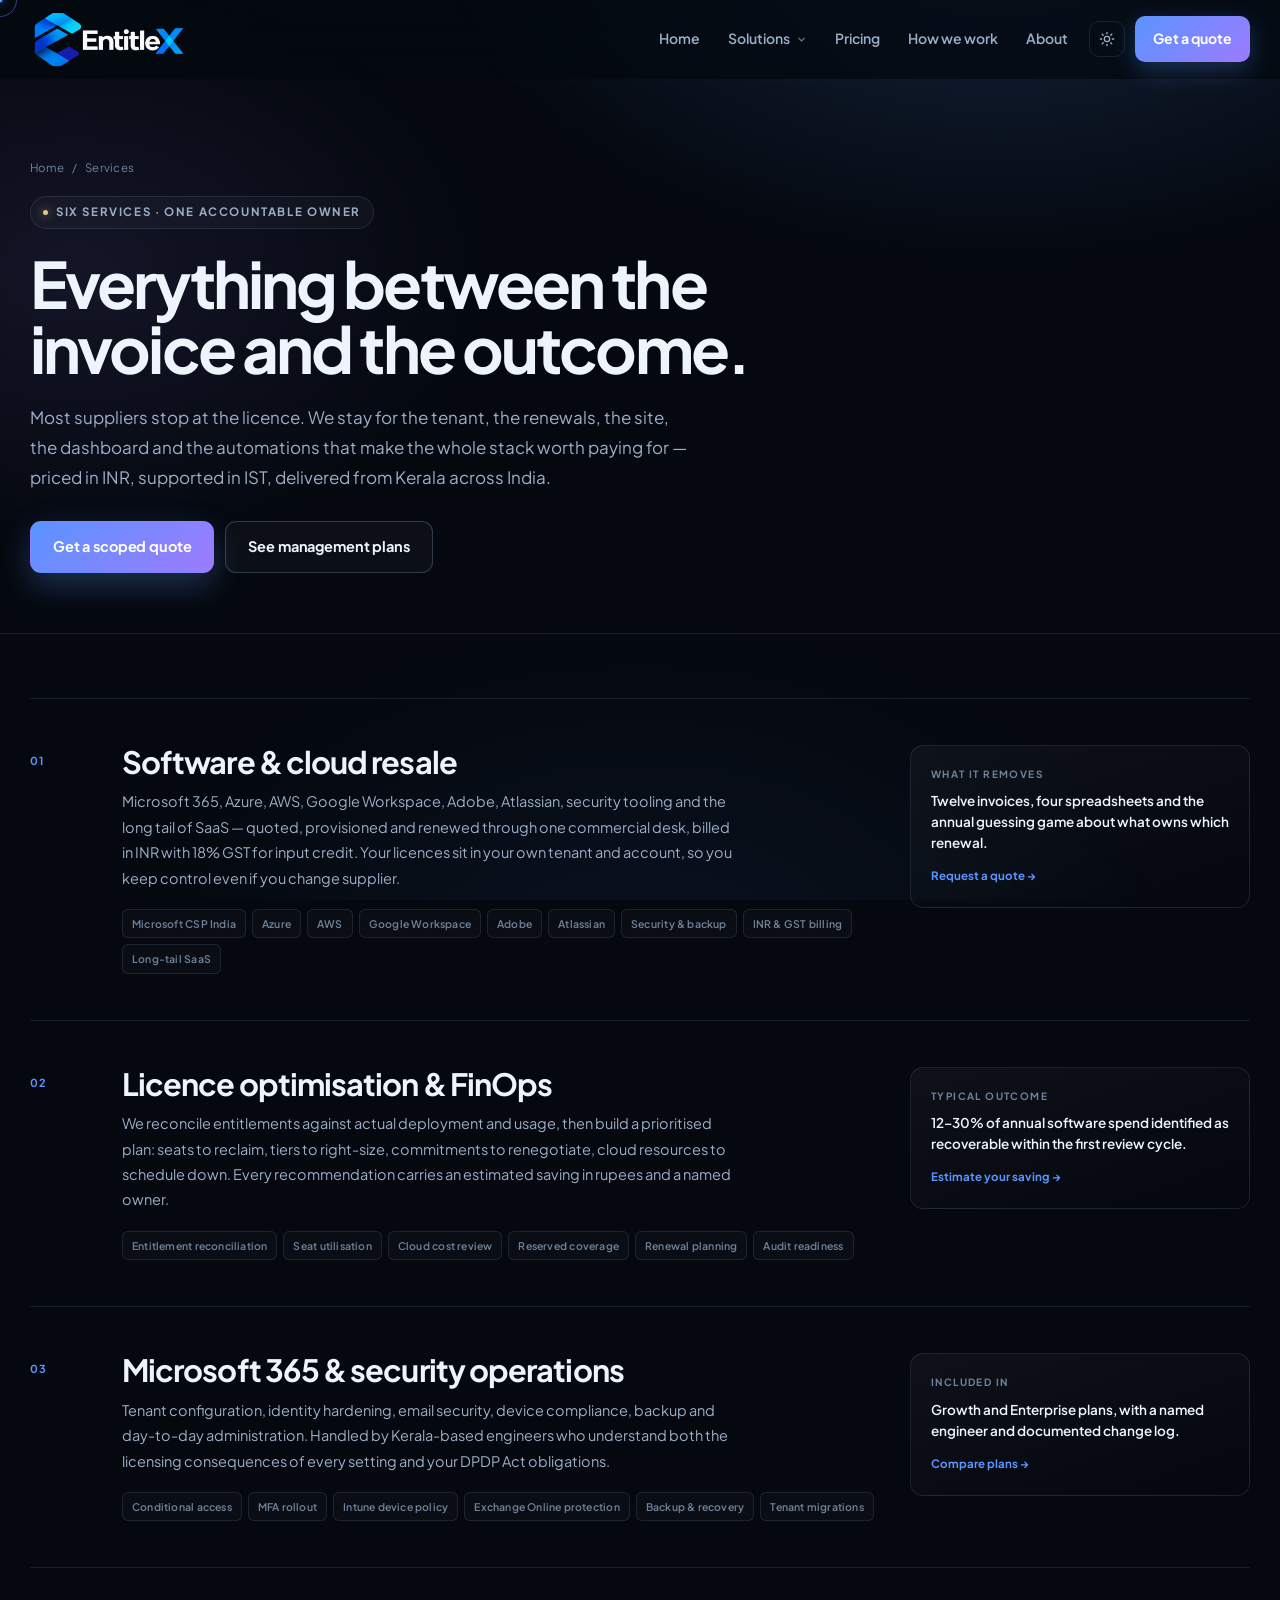
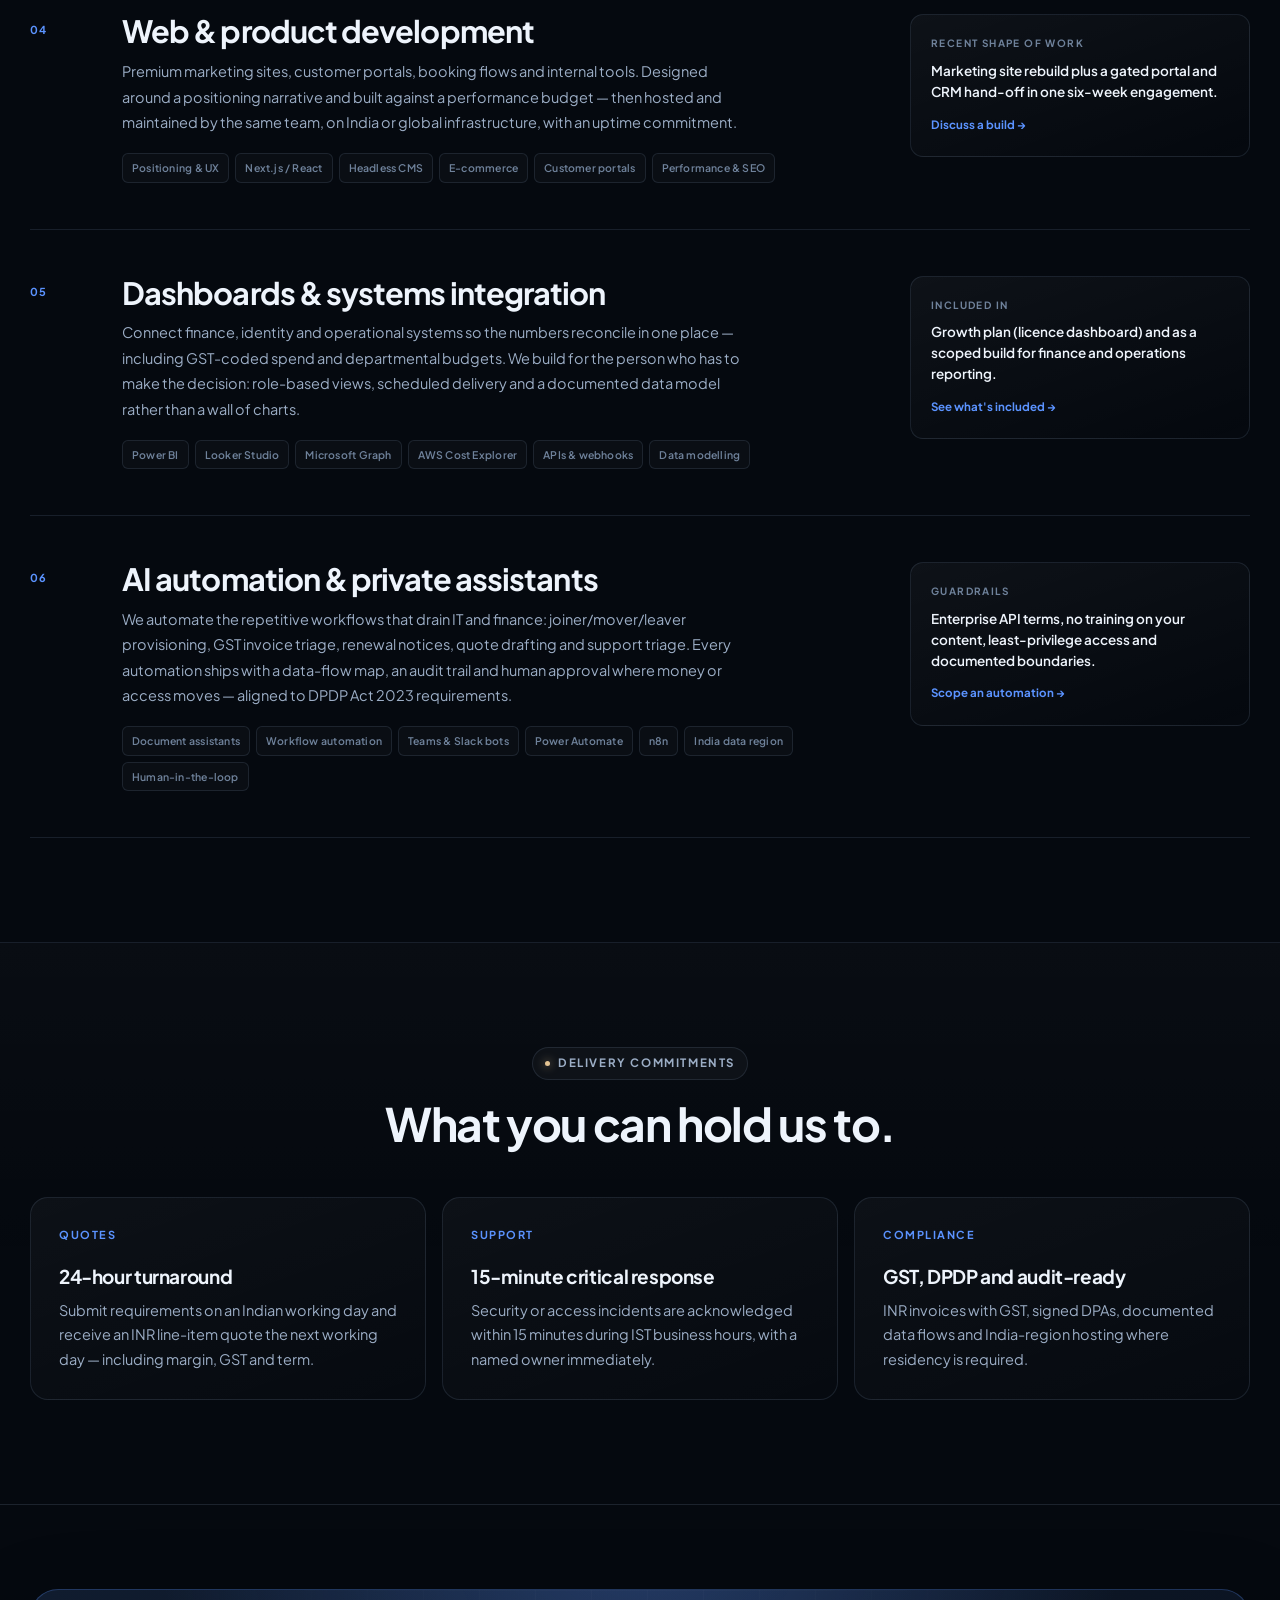
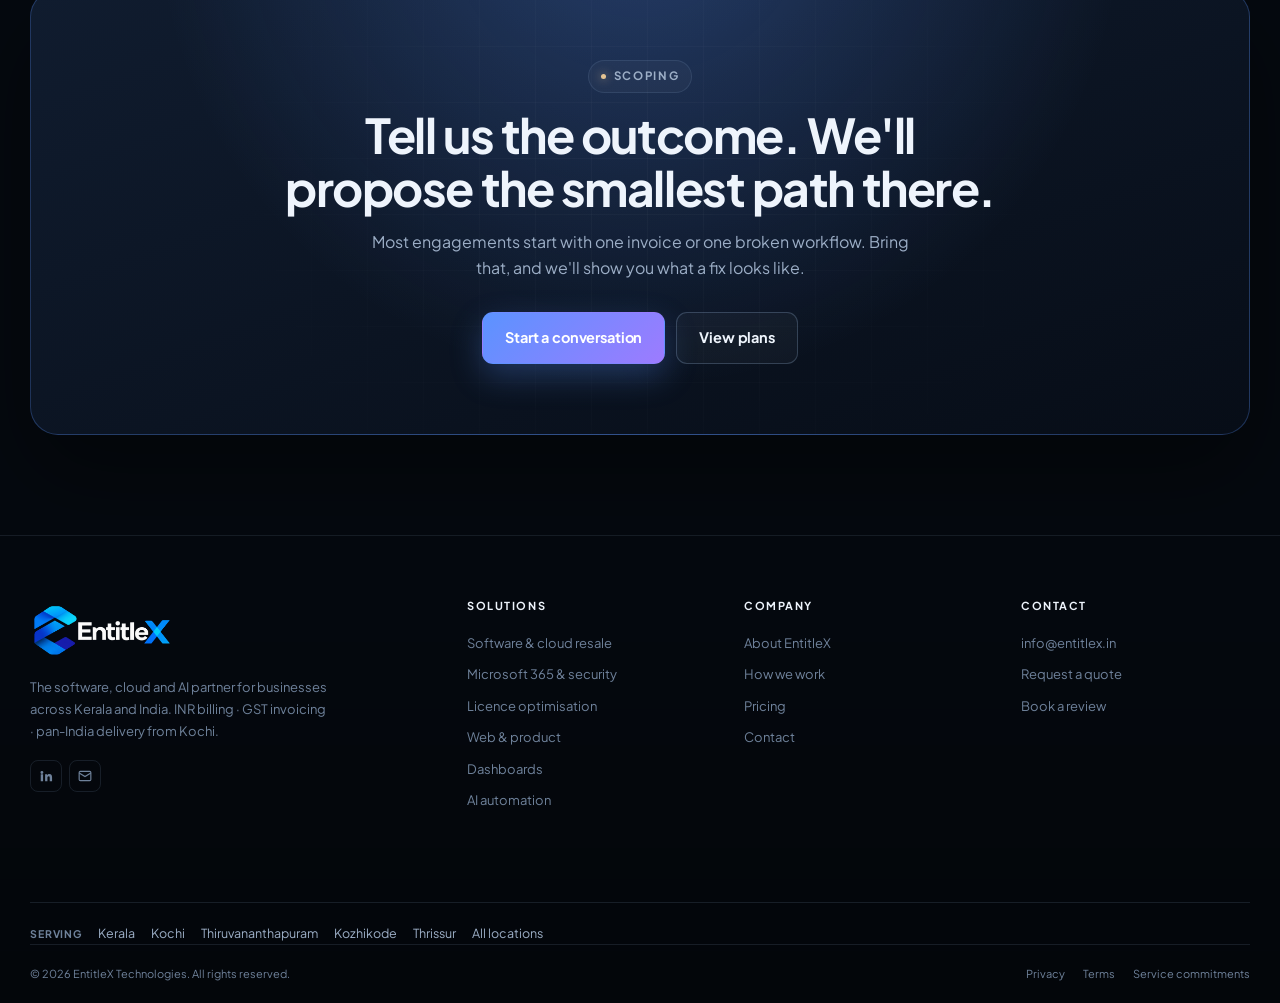
<file: services.html>
<!DOCTYPE html>
<html lang="en-IN" data-theme="dark">
<head>
<meta charset="UTF-8">
<meta name="viewport" content="width=device-width, initial-scale=1.0">
<meta name="theme-color" content="#05090f">
<title>Software Resale &amp; IT Services in Kerala | EntitleX</title>
<meta name="description" content="Software and cloud resale in INR, licence optimisation, Microsoft 365 management, web development, dashboards and AI automation for businesses across Kerala.">
<script>(function(){try{var t=localStorage.getItem("entitlex-theme");document.documentElement.setAttribute("data-theme",t==="light"?"light":"dark")}catch(e){}})();</script>
<link rel="stylesheet" href="style.css">
<link rel="icon" href="favicon.ico" sizes="any">
<link rel="icon" type="image/png" sizes="32x32" href="images/icon-32.png">
<link rel="apple-touch-icon" href="images/apple-touch-icon.png">
<link rel="canonical" href="https://entitlex.in/services.html">
<meta property="og:type" content="website">
<meta property="og:site_name" content="EntitleX">
<meta property="og:locale" content="en_IN">
<meta property="og:title" content="Software Resale &amp; IT Services in Kerala | EntitleX">
<meta property="og:description" content="Software and cloud resale in INR, licence optimisation, Microsoft 365 management, web development, dashboards and AI automation for businesses across Kerala.">
<meta property="og:url" content="https://entitlex.in/services.html">
<meta property="og:image" content="https://entitlex.in/images/og-cover.jpg">
<meta property="og:image:width" content="1200">
<meta property="og:image:height" content="630">
<meta property="og:image:alt" content="EntitleX — software, cloud and AI partner for Kerala and India">
<meta name="twitter:card" content="summary_large_image">
<meta name="twitter:title" content="Software Resale &amp; IT Services in Kerala | EntitleX">
<meta name="twitter:description" content="Software and cloud resale in INR, licence optimisation, Microsoft 365 management, web development, dashboards and AI automation for businesses across Kerala.">
<meta name="twitter:image" content="https://entitlex.in/images/og-cover.jpg">
</head>
<body>

<header class="site-header" id="site-header">
  <div class="scroll-progress" aria-hidden="true"></div>
  <div class="header-inner">
    <a href="index.html" class="brand" aria-label="EntitleX home">
      <img src="images/entitlex-logo.png" class="brand-logo logo-dark" alt="EntitleX">
      <img src="images/entitlex-logo-light.png" class="brand-logo logo-light" alt="" aria-hidden="true">
    </a>
    <nav class="main-nav" aria-label="Primary">
      <a href="index.html">Home</a>
      <div class="nav-item">
        <button class="nav-trigger" type="button" aria-expanded="false" aria-haspopup="true">Solutions
          <svg width="11" height="11" viewBox="0 0 24 24" fill="none" stroke="currentColor" stroke-width="2.5" stroke-linecap="round"><path d="m6 9 6 6 6-6"/></svg>
        </button>
        <div class="nav-menu" role="menu">
          <a href="services.html#resale" role="menuitem"><span class="mi">01</span><span><strong>Software &amp; cloud resale</strong><small>Microsoft 365, Azure, AWS, Google, Adobe and 200+ vendors</small></span></a>
          <a href="services.html#web" role="menuitem"><span class="mi">02</span><span><strong>Web &amp; product development</strong><small>Marketing sites, portals and customer platforms</small></span></a>
          <a href="services.html#dashboards" role="menuitem"><span class="mi">03</span><span><strong>Dashboards &amp; reporting</strong><small>Licence, spend and operations visibility in one place</small></span></a>
          <a href="services.html#ai" role="menuitem"><span class="mi">04</span><span><strong>AI automation</strong><small>Workflows that remove manual work from IT and finance</small></span></a>
        </div>
      </div>
      <a href="pricing.html">Pricing</a>
      <a href="process.html">How we work</a>
      <a href="about.html">About</a>
      <button class="theme-toggle" type="button" data-theme-toggle aria-label="Switch to light theme"></button>
      <a href="contact.html" class="nav-cta magnetic">Get a quote</a>
    </nav>
    <button class="menu-toggle" type="button" aria-label="Open menu" aria-expanded="false" aria-controls="mobile-menu"><span></span><span></span><span></span></button>
  </div>
  <nav class="mobile-menu" id="mobile-menu" aria-label="Mobile">
    <a class="mm-link" href="index.html">Home</a>
    <div class="mm-group">Solutions</div>
    <a class="mm-link" href="services.html#resale">Software &amp; cloud resale</a>
    <a class="mm-link" href="services.html#web">Web &amp; product development</a>
    <a class="mm-link" href="services.html#dashboards">Dashboards &amp; reporting</a>
    <a class="mm-link" href="services.html#ai">AI automation</a>
    <div class="mm-group">Company</div>
    <a class="mm-link" href="pricing.html">Pricing</a>
    <a class="mm-link" href="process.html">How we work</a>
    <a class="mm-link" href="about.html">About</a>
    <a href="contact.html" class="btn btn-primary">Get a quote</a>
    <button class="theme-toggle" type="button" data-theme-toggle aria-label="Switch theme" style="margin:14px 4px 0"></button>
  </nav>
</header>

<main>
<section class="page-hero">
  <div class="shell">
    <div class="breadcrumbs"><a href="index.html">Home</a><span>/</span><span>Services</span></div>
    <span class="eyebrow" data-reveal><span class="dot"></span>Six services · one accountable owner</span>
    <h1 data-reveal style="--d:60ms">Everything between the invoice and the outcome.</h1>
    <p class="lede" data-reveal style="--d:120ms">Most suppliers stop at the licence. We stay for the tenant, the renewals, the site, the dashboard and the automations that make the whole stack worth paying for — priced in INR, supported in IST, delivered from Kerala across India.</p>
    <div class="hero-actions" data-reveal style="--d:180ms">
      <a href="contact.html" class="btn btn-primary">Get a scoped quote</a>
      <a href="pricing.html" class="btn btn-ghost">See management plans</a>
    </div>
  </div>
</section>

<section class="section" style="padding-top:64px">
  <div class="shell">

    <article class="svc" id="resale" data-reveal>
      <span class="svc-num">01</span>
      <div>
        <h2>Software &amp; cloud resale</h2>
        <p>Microsoft 365, Azure, AWS, Google Workspace, Adobe, Atlassian, security tooling and the long tail of SaaS — quoted, provisioned and renewed through one commercial desk, billed in INR with 18% GST for input credit. Your licences sit in your own tenant and account, so you keep control even if you change supplier.</p>
        <div class="svc-tags"><span>Microsoft CSP India</span><span>Azure</span><span>AWS</span><span>Google Workspace</span><span>Adobe</span><span>Atlassian</span><span>Security &amp; backup</span><span>INR &amp; GST billing</span><span>Long-tail SaaS</span></div>
      </div>
      <aside class="svc-aside"><span>What it removes</span><strong>Twelve invoices, four spreadsheets and the annual guessing game about what owns which renewal.</strong><a href="contact.html">Request a quote →</a></aside>
    </article>

    <article class="svc" id="optimisation" data-reveal>
      <span class="svc-num">02</span>
      <div>
        <h2>Licence optimisation &amp; FinOps</h2>
        <p>We reconcile entitlements against actual deployment and usage, then build a prioritised plan: seats to reclaim, tiers to right-size, commitments to renegotiate, cloud resources to schedule down. Every recommendation carries an estimated saving in rupees and a named owner.</p>
        <div class="svc-tags"><span>Entitlement reconciliation</span><span>Seat utilisation</span><span>Cloud cost review</span><span>Reserved coverage</span><span>Renewal planning</span><span>Audit readiness</span></div>
      </div>
      <aside class="svc-aside"><span>Typical outcome</span><strong>12–30% of annual software spend identified as recoverable within the first review cycle.</strong><a href="index.html#savings">Estimate your saving →</a></aside>
    </article>

    <article class="svc" id="m365" data-reveal>
      <span class="svc-num">03</span>
      <div>
        <h2>Microsoft 365 &amp; security operations</h2>
        <p>Tenant configuration, identity hardening, email security, device compliance, backup and day-to-day administration. Handled by Kerala-based engineers who understand both the licensing consequences of every setting and your DPDP Act obligations.</p>
        <div class="svc-tags"><span>Conditional access</span><span>MFA rollout</span><span>Intune device policy</span><span>Exchange Online protection</span><span>Backup &amp; recovery</span><span>Tenant migrations</span></div>
      </div>
      <aside class="svc-aside"><span>Included in</span><strong>Growth and Enterprise plans, with a named engineer and documented change log.</strong><a href="pricing.html">Compare plans →</a></aside>
    </article>

    <article class="svc" id="web" data-reveal>
      <span class="svc-num">04</span>
      <div>
        <h2>Web &amp; product development</h2>
        <p>Premium marketing sites, customer portals, booking flows and internal tools. Designed around a positioning narrative and built against a performance budget — then hosted and maintained by the same team, on India or global infrastructure, with an uptime commitment.</p>
        <div class="svc-tags"><span>Positioning &amp; UX</span><span>Next.js / React</span><span>Headless CMS</span><span>E-commerce</span><span>Customer portals</span><span>Performance &amp; SEO</span></div>
      </div>
      <aside class="svc-aside"><span>Recent shape of work</span><strong>Marketing site rebuild plus a gated portal and CRM hand-off in one six-week engagement.</strong><a href="contact.html">Discuss a build →</a></aside>
    </article>

    <article class="svc" id="dashboards" data-reveal>
      <span class="svc-num">05</span>
      <div>
        <h2>Dashboards &amp; systems integration</h2>
        <p>Connect finance, identity and operational systems so the numbers reconcile in one place — including GST-coded spend and departmental budgets. We build for the person who has to make the decision: role-based views, scheduled delivery and a documented data model rather than a wall of charts.</p>
        <div class="svc-tags"><span>Power BI</span><span>Looker Studio</span><span>Microsoft Graph</span><span>AWS Cost Explorer</span><span>APIs &amp; webhooks</span><span>Data modelling</span></div>
      </div>
      <aside class="svc-aside"><span>Included in</span><strong>Growth plan (licence dashboard) and as a scoped build for finance and operations reporting.</strong><a href="pricing.html">See what's included →</a></aside>
    </article>

    <article class="svc" id="ai" data-reveal>
      <span class="svc-num">06</span>
      <div>
        <h2>AI automation &amp; private assistants</h2>
        <p>We automate the repetitive workflows that drain IT and finance: joiner/mover/leaver provisioning, GST invoice triage, renewal notices, quote drafting and support triage. Every automation ships with a data-flow map, an audit trail and human approval where money or access moves — aligned to DPDP Act 2023 requirements.</p>
        <div class="svc-tags"><span>Document assistants</span><span>Workflow automation</span><span>Teams &amp; Slack bots</span><span>Power Automate</span><span>n8n</span><span>India data region</span><span>Human-in-the-loop</span></div>
      </div>
      <aside class="svc-aside"><span>Guardrails</span><strong>Enterprise API terms, no training on your content, least-privilege access and documented boundaries.</strong><a href="contact.html">Scope an automation →</a></aside>
    </article>

  </div>
</section>

<section class="section section-alt">
  <div class="shell">
    <div class="section-head center" data-reveal>
      <span class="eyebrow"><span class="dot"></span>Delivery commitments</span>
      <h2>What you can hold us to.</h2>
    </div>
    <div class="grid g3">
      <article class="card" data-reveal><span class="card-num">QUOTES</span><h3>24-hour turnaround</h3><p>Submit requirements on an Indian working day and receive an INR line-item quote the next working day — including margin, GST and term.</p></article>
      <article class="card" data-reveal style="--d:80ms"><span class="card-num">SUPPORT</span><h3>15-minute critical response</h3><p>Security or access incidents are acknowledged within 15 minutes during IST business hours, with a named owner immediately.</p></article>
      <article class="card" data-reveal style="--d:160ms"><span class="card-num">COMPLIANCE</span><h3>GST, DPDP and audit-ready</h3><p>INR invoices with GST, signed DPAs, documented data flows and India-region hosting where residency is required.</p></article>
    </div>
  </div>
</section>

<section class="cta-wrap" style="padding-top:84px">
  <div class="shell">
    <div class="cta-box" data-reveal>
      <span class="eyebrow"><span class="dot"></span>Scoping</span>
      <h2>Tell us the outcome. We'll propose the smallest path there.</h2>
      <p>Most engagements start with one invoice or one broken workflow. Bring that, and we'll show you what a fix looks like.</p>
      <div class="cta-actions">
        <a href="contact.html" class="btn btn-primary magnetic">Start a conversation</a>
        <a href="pricing.html" class="btn btn-ghost">View plans</a>
      </div>
    </div>
  </div>
</section>
</main>

<footer class="site-footer">
  <div class="shell">
    <div class="footer-grid">
      <div class="footer-brand">
        <img src="images/entitlex-logo.png" class="logo-dark" alt="EntitleX">
        <img src="images/entitlex-logo-light.png" class="logo-light" alt="" aria-hidden="true">
        <p>The software, cloud and AI partner for businesses across Kerala and India. INR billing · GST invoicing · pan-India delivery from Kochi.</p>
        <div class="footer-social">
          <a href="https://www.linkedin.com/" aria-label="LinkedIn" target="_blank" rel="noopener"><svg width="14" height="14" viewBox="0 0 24 24" fill="currentColor"><path d="M4.98 3.5a2.5 2.5 0 1 1 0 5 2.5 2.5 0 0 1 0-5ZM3 9h4v12H3V9Zm7 0h3.8v1.7h.05c.53-1 1.83-2.05 3.77-2.05 4.03 0 4.78 2.65 4.78 6.1V21h-4v-5.5c0-1.3-.02-3-1.83-3-1.83 0-2.11 1.43-2.11 2.9V21h-4V9Z"/></svg></a>
          <a href="mailto:info@entitlex.in" aria-label="Email"><svg width="14" height="14" viewBox="0 0 24 24" fill="none" stroke="currentColor" stroke-width="2"><rect x="2" y="4" width="20" height="16" rx="2"/><path d="m2 7 10 6 10-6"/></svg></a>
        </div>
      </div>
      <div class="footer-col">
        <h4>Solutions</h4>
        <a href="services.html#resale">Software &amp; cloud resale</a>
        <a href="services.html#m365">Microsoft 365 &amp; security</a>
        <a href="services.html#optimisation">Licence optimisation</a>
        <a href="services.html#web">Web &amp; product</a>
        <a href="services.html#dashboards">Dashboards</a>
        <a href="services.html#ai">AI automation</a>
      </div>
      <div class="footer-col">
        <h4>Company</h4>
        <a href="about.html">About EntitleX</a>
        <a href="process.html">How we work</a>
        <a href="pricing.html">Pricing</a>
        <a href="contact.html">Contact</a>
      </div>
      <div class="footer-col">
        <h4>Contact</h4>
        <a href="mailto:info@entitlex.in">info@entitlex.in</a>
        <a href="contact.html">Request a quote</a>
        <a href="contact.html">Book a review</a>
      </div>
    </div>
    <div class="footer-areas">
      <span>Serving</span>
      <a href="locations.html">Kerala</a>
      <a href="kochi.html">Kochi</a>
      <a href="thiruvananthapuram.html">Thiruvananthapuram</a>
      <a href="kozhikode.html">Kozhikode</a>
      <a href="thrissur.html">Thrissur</a>
      <a href="locations.html">All locations</a>
    </div>
    <div class="footer-bottom">
      <span>© <span data-year>2026</span> EntitleX Technologies. All rights reserved.</span>
      <div><a href="about.html">Privacy</a><a href="about.html">Terms</a><a href="process.html">Service commitments</a></div>
    </div>
  </div>
</footer>

<button class="back-top" type="button" aria-label="Back to top"><svg width="16" height="16" viewBox="0 0 24 24" fill="none" stroke="currentColor" stroke-width="2.4" stroke-linecap="round" stroke-linejoin="round"><path d="M12 19V5M6 11l6-6 6 6"/></svg></button>
<script src="app.js" defer></script>
</body>
</html>
</file>
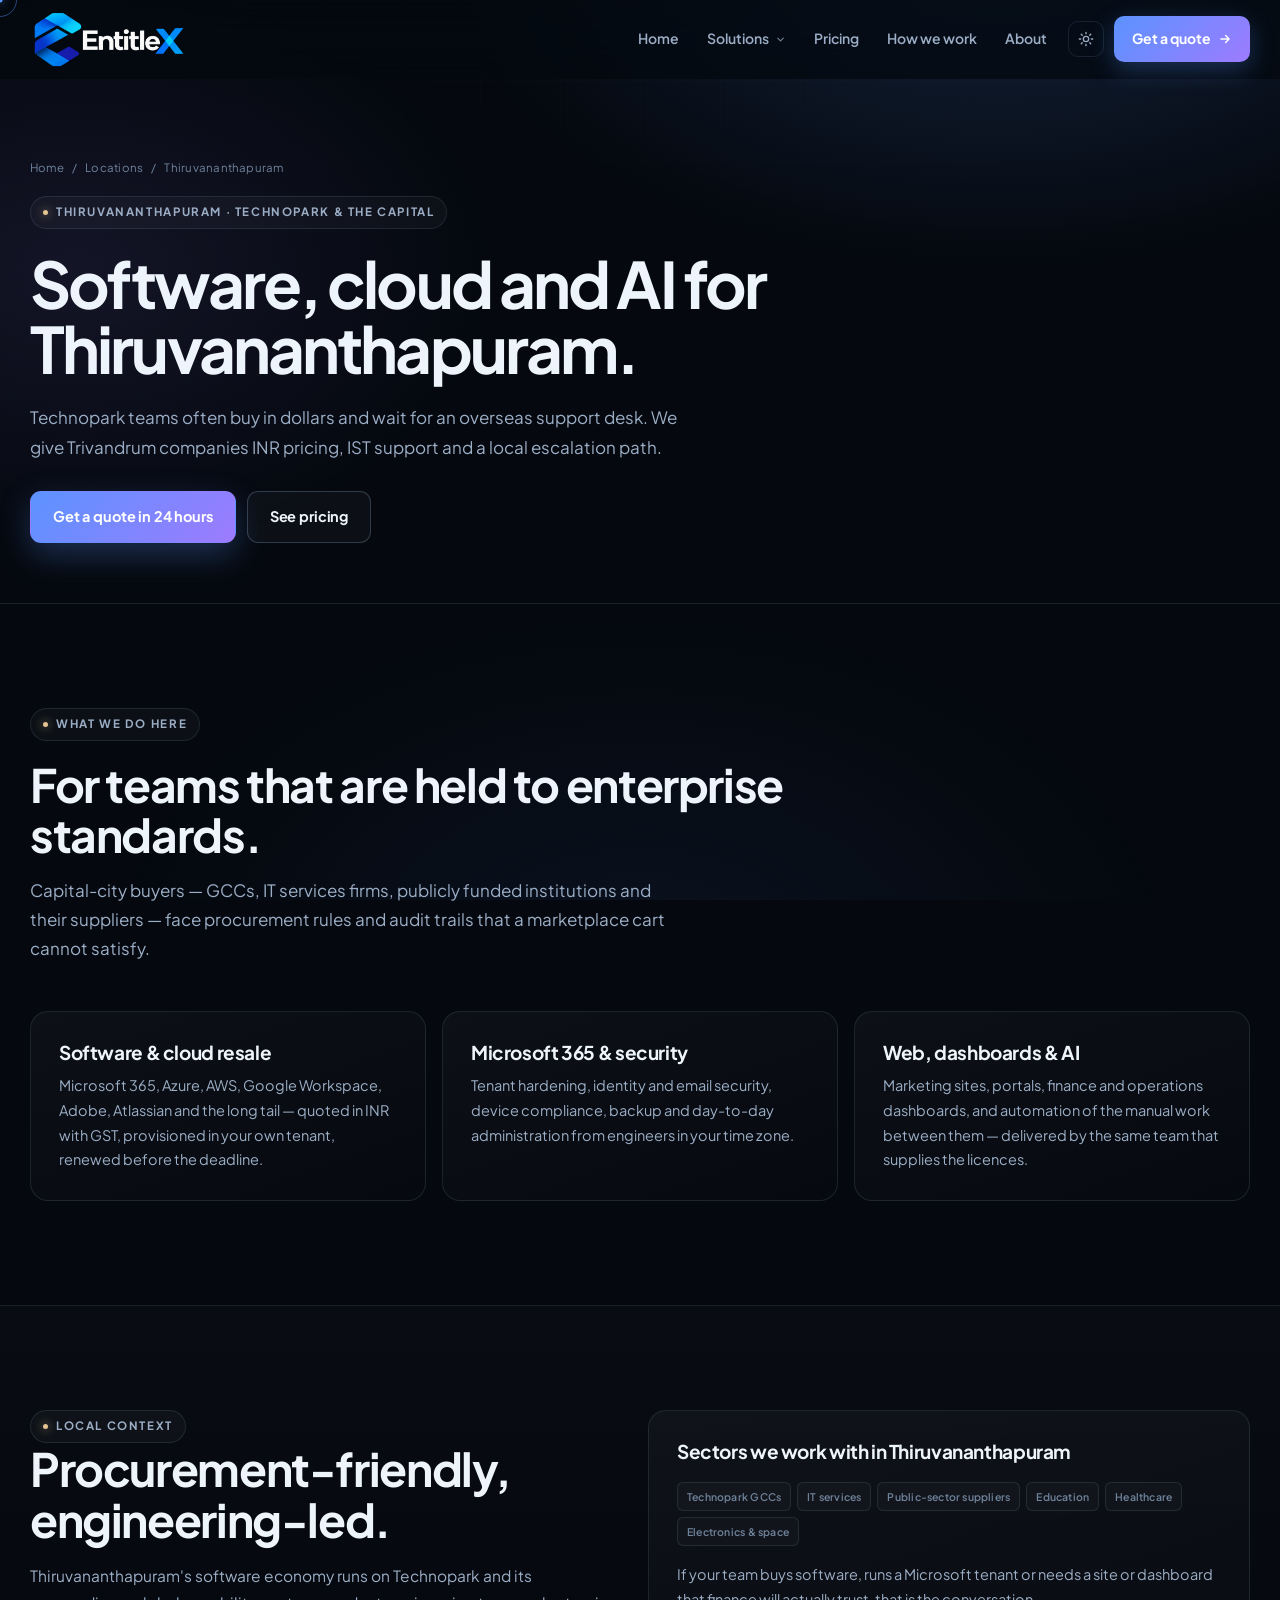
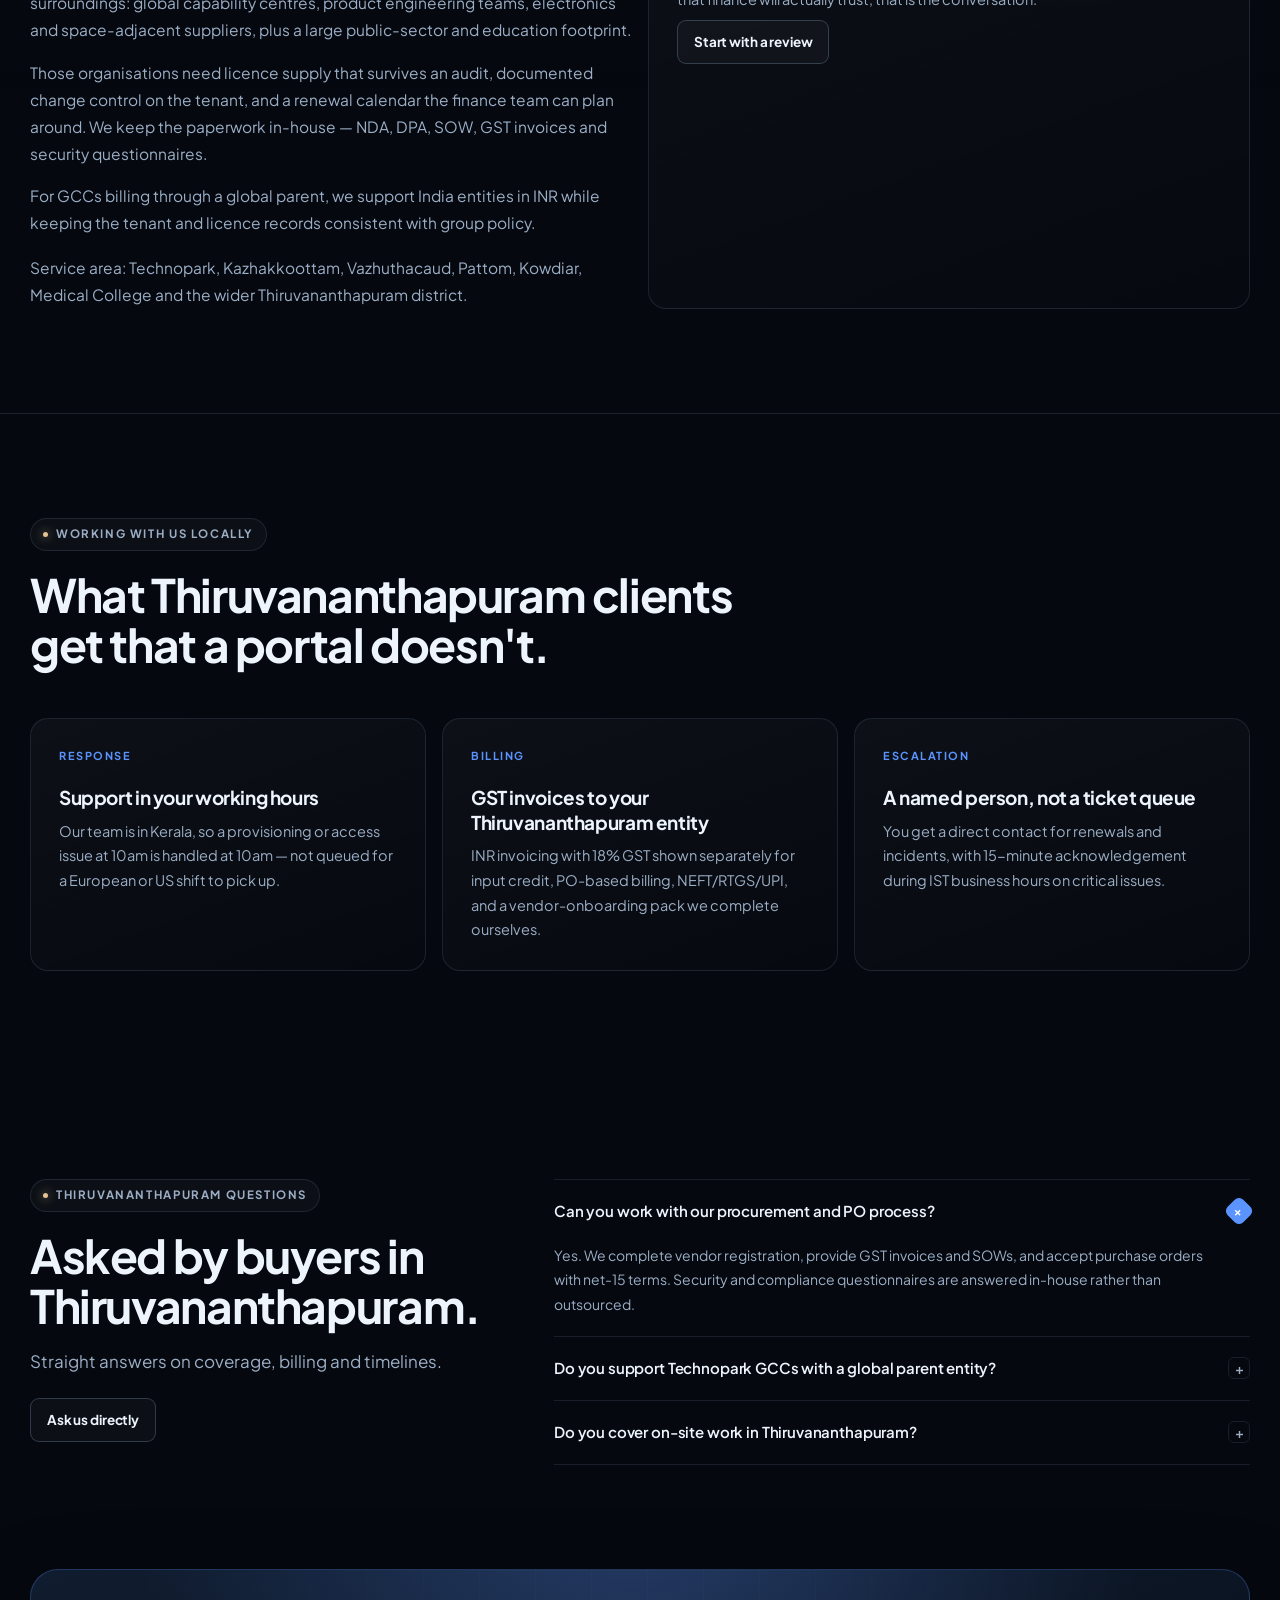
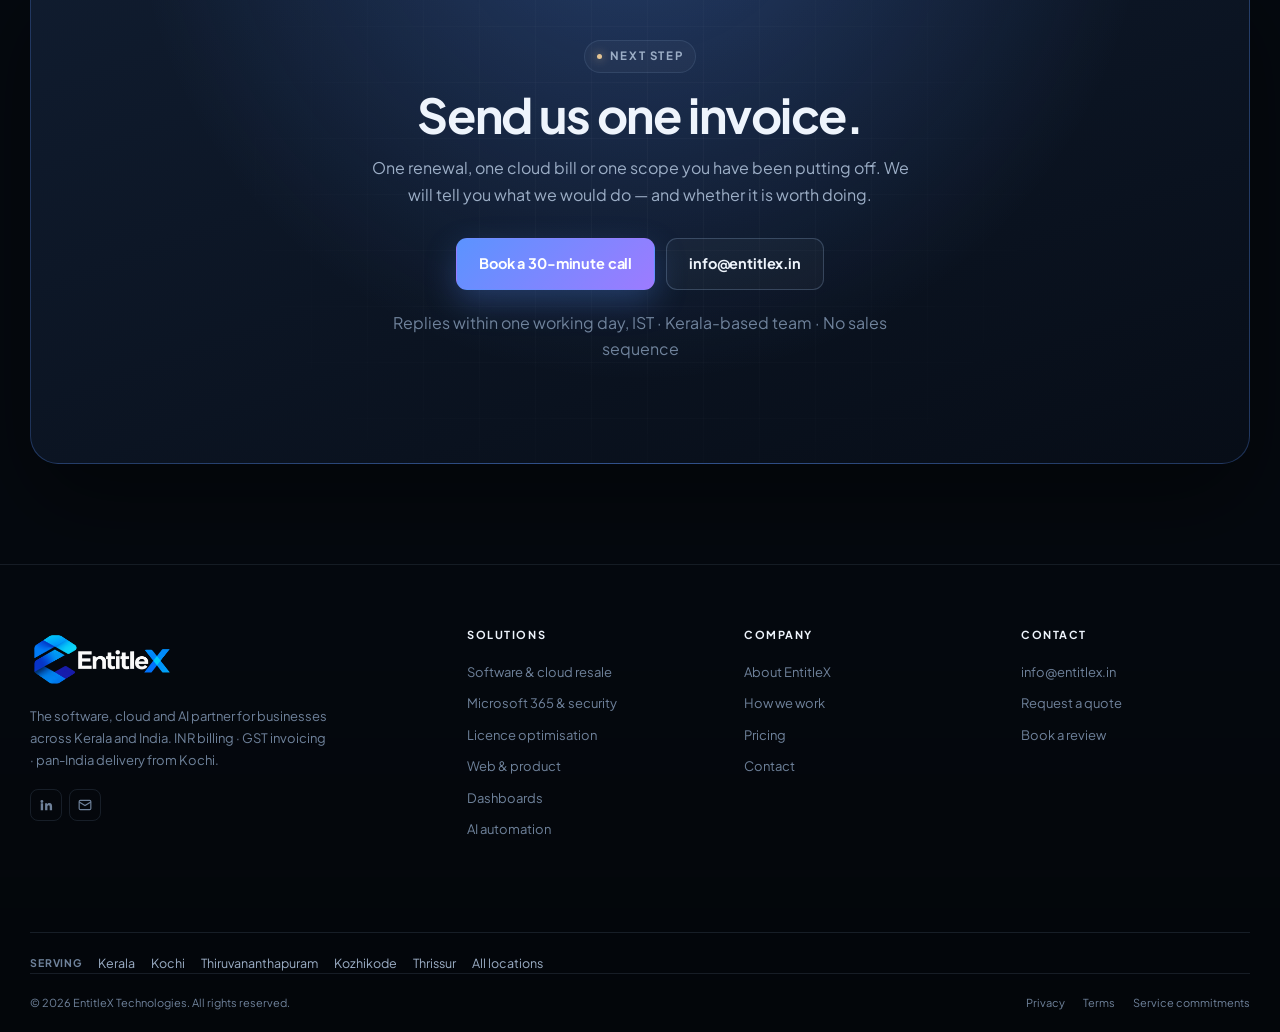
<file: thiruvananthapuram.html>
<!DOCTYPE html>
<html lang="en-IN" data-theme="dark">
<head>
<meta charset="UTF-8">
<meta name="viewport" content="width=device-width, initial-scale=1.0">
<meta name="theme-color" content="#05090f">
<title>Software &amp; Cloud Partner in Trivandrum | EntitleX</title>
<meta name="description" content="Microsoft 365, Azure and AWS supply and management for Thiruvananthapuram companies — Technopark GCCs, IT services and public-sector suppliers.">
<script>(function(){try{var t=localStorage.getItem("entitlex-theme");document.documentElement.setAttribute("data-theme",t==="light"?"light":"dark")}catch(e){}})();</script>
<link rel="stylesheet" href="style.css">
<link rel="icon" href="favicon.ico" sizes="any">
<link rel="icon" type="image/png" sizes="32x32" href="images/icon-32.png">
<link rel="apple-touch-icon" href="images/apple-touch-icon.png">
<link rel="canonical" href="https://entitlex.in/thiruvananthapuram.html">
<meta name="geo.region" content="IN-KL">
<meta name="geo.placename" content="Thiruvananthapuram">
<meta property="og:type" content="website">
<meta property="og:site_name" content="EntitleX">
<meta property="og:locale" content="en_IN">
<meta property="og:title" content="Software &amp; Cloud Partner in Trivandrum | EntitleX">
<meta property="og:description" content="Microsoft 365, Azure and AWS supply and management for Thiruvananthapuram companies — Technopark GCCs, IT services and public-sector suppliers.">
<meta property="og:url" content="https://entitlex.in/thiruvananthapuram.html">
<meta property="og:image" content="https://entitlex.in/images/og-cover.jpg">
<meta property="og:image:width" content="1200">
<meta property="og:image:height" content="630">
<meta name="twitter:card" content="summary_large_image">
<meta name="twitter:title" content="Software &amp; Cloud Partner in Trivandrum | EntitleX">
<meta name="twitter:description" content="Microsoft 365, Azure and AWS supply and management for Thiruvananthapuram companies — Technopark GCCs, IT services and public-sector suppliers.">
<meta name="twitter:image" content="https://entitlex.in/images/og-cover.jpg">
<script type="application/ld+json">{"@context":"https://schema.org","@graph":[{"@context":"https://schema.org","@type":"ProfessionalService","name":"EntitleX — Software & Cloud Partner in Thiruvananthapuram","description":"Microsoft 365, Azure and AWS supply and management for Thiruvananthapuram companies — Technopark GCCs, IT services and public-sector suppliers. INR billing, IST support.","url":"https://entitlex.in/thiruvananthapuram.html","image":"https://entitlex.in/images/og-cover.jpg","logo":"https://entitlex.in/images/entitlex-logo.png","email":"info@entitlex.in","priceRange":"₹₹","areaServed":{"@type":"City","name":"Thiruvananthapuram"},"address":{"@type":"PostalAddress","addressRegion":"Kerala","addressCountry":"IN"},"parentOrganization":{"@type":"Organization","name":"EntitleX","url":"https://entitlex.in/"},"knowsAbout":["Microsoft 365 licensing","Azure","AWS","software licence optimisation","web development","business dashboards","AI automation"]},{"@context":"https://schema.org","@type":"BreadcrumbList","itemListElement":[{"@type":"ListItem","position":1,"name":"Home","item":"https://entitlex.in/"},{"@type":"ListItem","position":2,"name":"Locations","item":"https://entitlex.in/locations.html"},{"@type":"ListItem","position":3,"name":"Thiruvananthapuram","item":"https://entitlex.in/thiruvananthapuram.html"}]},{"@type":"FAQPage","mainEntity":[{"@type":"Question","name":"Can you work with our procurement and PO process?","acceptedAnswer":{"@type":"Answer","text":"Yes. We complete vendor registration, provide GST invoices and SOWs, and accept purchase orders with net-15 terms. Security and compliance questionnaires are answered in-house rather than outsourced."}},{"@type":"Question","name":"Do you support Technopark GCCs with a global parent entity?","acceptedAnswer":{"@type":"Answer","text":"We bill the Indian entity in INR with GST while keeping licensing and tenant records aligned to group policy. Global parent accounts and multi-entity structures are handled on a single licence register."}},{"@type":"Question","name":"Do you cover on-site work in Thiruvananthapuram?","acceptedAnswer":{"@type":"Answer","text":"Yes — Technopark, Kazhakkoottam and the city are covered for reviews, tenant work and project kickoffs, scheduled within a working day."}}]}]}</script>
</head>
<body>
<header class="site-header" id="site-header">
  <div class="scroll-progress" aria-hidden="true"></div>
  <div class="header-inner">
    <a href="index.html" class="brand" aria-label="EntitleX home">
      <img src="images/entitlex-logo.png" class="brand-logo logo-dark" alt="EntitleX">
      <img src="images/entitlex-logo-light.png" class="brand-logo logo-light" alt="" aria-hidden="true">
    </a>

    <nav class="main-nav" aria-label="Primary">
      <a href="index.html">Home</a>
      <div class="nav-item">
        <button class="nav-trigger" type="button" aria-expanded="false" aria-haspopup="true">
          Solutions
          <svg width="11" height="11" viewBox="0 0 24 24" fill="none" stroke="currentColor" stroke-width="2.5" stroke-linecap="round"><path d="m6 9 6 6 6-6"/></svg>
        </button>
        <div class="nav-menu" role="menu">
          <a href="services.html#resale" role="menuitem"><span class="mi">01</span><span><strong>Software &amp; cloud resale</strong><small>Microsoft 365, Azure, AWS, Google, Adobe and 200+ vendors</small></span></a>
          <a href="services.html#web" role="menuitem"><span class="mi">02</span><span><strong>Web &amp; product development</strong><small>Marketing sites, portals and customer platforms</small></span></a>
          <a href="services.html#dashboards" role="menuitem"><span class="mi">03</span><span><strong>Dashboards &amp; reporting</strong><small>Licence, spend and operations visibility in one place</small></span></a>
          <a href="services.html#ai" role="menuitem"><span class="mi">04</span><span><strong>AI automation</strong><small>Workflows that remove manual work from IT and finance</small></span></a>
        </div>
      </div>
      <a href="pricing.html">Pricing</a>
      <a href="process.html">How we work</a>
      <a href="about.html">About</a>
      <button class="theme-toggle" type="button" data-theme-toggle aria-label="Switch to light theme"></button>
      <a href="contact.html" class="nav-cta magnetic">Get a quote
        <svg width="14" height="14" viewBox="0 0 24 24" fill="none" stroke="currentColor" stroke-width="2.4" stroke-linecap="round" stroke-linejoin="round"><path d="M5 12h14M13 6l6 6-6 6"/></svg>
      </a>
    </nav>

    <button class="menu-toggle" type="button" aria-label="Open menu" aria-expanded="false" aria-controls="mobile-menu">
      <span></span><span></span><span></span>
    </button>
  </div>

  <nav class="mobile-menu" id="mobile-menu" aria-label="Mobile">
    <a class="mm-link" href="index.html">Home</a>
    <div class="mm-group">Solutions</div>
    <a class="mm-link" href="services.html#resale">Software &amp; cloud resale</a>
    <a class="mm-link" href="services.html#web">Web &amp; product development</a>
    <a class="mm-link" href="services.html#dashboards">Dashboards &amp; reporting</a>
    <a class="mm-link" href="services.html#ai">AI automation</a>
    <div class="mm-group">Company</div>
    <a class="mm-link" href="pricing.html">Pricing</a>
    <a class="mm-link" href="process.html">How we work</a>
    <a class="mm-link" href="about.html">About</a>
    <a href="contact.html" class="btn btn-primary">Get a quote</a>
    <button class="theme-toggle" type="button" data-theme-toggle aria-label="Switch theme" style="margin:14px 4px 0"></button>
  </nav>
</header>

<main>
<section class="page-hero">
  <div class="shell">
    <div class="breadcrumbs"><a href="index.html">Home</a><span>/</span><a href="locations.html">Locations</a><span>/</span><span>Thiruvananthapuram</span></div>
    <span class="eyebrow"><span class="dot"></span>Thiruvananthapuram · Technopark &amp; the capital</span>
    <h1>Software, cloud and AI for Thiruvananthapuram.</h1>
    <p class="lede">Technopark teams often buy in dollars and wait for an overseas support desk. We give Trivandrum companies INR pricing, IST support and a local escalation path.</p>
    <div class="cta-actions" style="margin-top:28px">
      <a href="contact.html" class="btn btn-primary">Get a quote in 24 hours</a>
      <a href="pricing.html" class="btn btn-ghost">See pricing</a>
    </div>
  </div>
</section>

<section class="section">
  <div class="shell">
    <div class="section-head">
      <span class="eyebrow"><span class="dot"></span>What we do here</span>
      <h2>For teams that are held to enterprise standards.</h2>
      <p>Capital-city buyers — GCCs, IT services firms, publicly funded institutions and their suppliers — face procurement rules and audit trails that a marketplace cart cannot satisfy.</p>
    </div>
    <div class="grid g3">
      <article class="card"><h3>Software &amp; cloud resale</h3><p>Microsoft 365, Azure, AWS, Google Workspace, Adobe, Atlassian and the long tail — quoted in INR with GST, provisioned in your own tenant, renewed before the deadline.</p></article>
      <article class="card"><h3>Microsoft 365 &amp; security</h3><p>Tenant hardening, identity and email security, device compliance, backup and day-to-day administration from engineers in your time zone.</p></article>
      <article class="card"><h3>Web, dashboards &amp; AI</h3><p>Marketing sites, portals, finance and operations dashboards, and automation of the manual work between them — delivered by the same team that supplies the licences.</p></article>
    </div>
  </div>
</section>

<section class="section section-alt">
  <div class="shell">
    <div class="grid g2">
      <div class="local-copy">
        <span class="eyebrow"><span class="dot"></span>Local context</span>
        <h2>Procurement-friendly, engineering-led.</h2>
        <p>Thiruvananthapuram's software economy runs on Technopark and its surroundings: global capability centres, product engineering teams, electronics and space-adjacent suppliers, plus a large public-sector and education footprint.</p>
        <p>Those organisations need licence supply that survives an audit, documented change control on the tenant, and a renewal calendar the finance team can plan around. We keep the paperwork in-house — NDA, DPA, SOW, GST invoices and security questionnaires.</p>
        <p>For GCCs billing through a global parent, we support India entities in INR while keeping the tenant and licence records consistent with group policy.</p>
        <p class="small muted" style="margin-top:18px">Service area: Technopark, Kazhakkoottam, Vazhuthacaud, Pattom, Kowdiar, Medical College and the wider Thiruvananthapuram district.</p>
      </div>
      <div class="card">
        <h3 style="margin-bottom:12px">Sectors we work with in Thiruvananthapuram</h3>
        <div class="svc-tags"><span>Technopark GCCs</span><span>IT services</span><span>Public-sector suppliers</span><span>Education</span><span>Healthcare</span><span>Electronics &amp; space</span></div>
        <p style="margin-top:16px">If your team buys software, runs a Microsoft tenant or needs a site or dashboard that finance will actually trust, that is the conversation.</p>
        <a href="contact.html" class="btn btn-ghost btn-sm" style="margin-top:8px">Start with a review</a>
      </div>
    </div>
  </div>
</section>

<section class="section">
  <div class="shell">
    <div class="section-head">
      <span class="eyebrow"><span class="dot"></span>Working with us locally</span>
      <h2>What Thiruvananthapuram clients get that a portal doesn't.</h2>
    </div>
    <div class="grid g3">
      <article class="card"><span class="card-num">RESPONSE</span><h3>Support in your working hours</h3><p>Our team is in Kerala, so a provisioning or access issue at 10am is handled at 10am — not queued for a European or US shift to pick up.</p></article>
      <article class="card"><span class="card-num">BILLING</span><h3>GST invoices to your Thiruvananthapuram entity</h3><p>INR invoicing with 18% GST shown separately for input credit, PO-based billing, NEFT/RTGS/UPI, and a vendor-onboarding pack we complete ourselves.</p></article>
      <article class="card"><span class="card-num">ESCALATION</span><h3>A named person, not a ticket queue</h3><p>You get a direct contact for renewals and incidents, with 15-minute acknowledgement during IST business hours on critical issues.</p></article>
    </div>
  </div>
</section>

<section class="section">
  <div class="shell faq">
    <div class="section-head" style="margin-bottom:0">
      <span class="eyebrow"><span class="dot"></span>Thiruvananthapuram questions</span>
      <h2>Asked by buyers in Thiruvananthapuram.</h2>
      <p>Straight answers on coverage, billing and timelines.</p>
      <a href="contact.html" class="btn btn-ghost btn-sm" style="margin-top:22px">Ask us directly</a>
    </div>
    <div class="acc">
      <div class="acc-item is-open">
        <button class="acc-btn" type="button" aria-expanded="true">Can you work with our procurement and PO process?<span class="acc-icon">+</span></button>
        <div class="acc-panel"><div><p>Yes. We complete vendor registration, provide GST invoices and SOWs, and accept purchase orders with net-15 terms. Security and compliance questionnaires are answered in-house rather than outsourced.</p></div></div>
      </div>
      <div class="acc-item">
        <button class="acc-btn" type="button" aria-expanded="false">Do you support Technopark GCCs with a global parent entity?<span class="acc-icon">+</span></button>
        <div class="acc-panel"><div><p>We bill the Indian entity in INR with GST while keeping licensing and tenant records aligned to group policy. Global parent accounts and multi-entity structures are handled on a single licence register.</p></div></div>
      </div>
      <div class="acc-item">
        <button class="acc-btn" type="button" aria-expanded="false">Do you cover on-site work in Thiruvananthapuram?<span class="acc-icon">+</span></button>
        <div class="acc-panel"><div><p>Yes — Technopark, Kazhakkoottam and the city are covered for reviews, tenant work and project kickoffs, scheduled within a working day.</p></div></div>
      </div>
    </div>
  </div>
</section>

<section class="cta-wrap">
  <div class="shell">
    <div class="cta-box">
      <span class="eyebrow"><span class="dot"></span>Next step</span>
      <h2>Send us one invoice.</h2>
      <p>One renewal, one cloud bill or one scope you have been putting off. We will tell you what we would do — and whether it is worth doing.</p>
      <div class="cta-actions">
        <a href="contact.html" class="btn btn-primary">Book a 30-minute call</a>
        <a href="mailto:info@entitlex.in" class="btn btn-ghost">info@entitlex.in</a>
      </div>
      <p class="small" style="color:var(--muted-2);margin-top:20px">Replies within one working day, IST · Kerala-based team · No sales sequence</p>
    </div>
  </div>
</section>
</main>

<footer class="site-footer">
  <div class="shell">
    <div class="footer-grid">
      <div class="footer-brand">
        <img src="images/entitlex-logo.png" class="logo-dark" alt="EntitleX">
        <img src="images/entitlex-logo-light.png" class="logo-light" alt="" aria-hidden="true">
        <p>The software, cloud and AI partner for businesses across Kerala and India. INR billing · GST invoicing · pan-India delivery from Kochi.</p>
        <div class="footer-social">
          <a href="https://www.linkedin.com/" aria-label="LinkedIn" target="_blank" rel="noopener"><svg width="14" height="14" viewBox="0 0 24 24" fill="currentColor"><path d="M4.98 3.5a2.5 2.5 0 1 1 0 5 2.5 2.5 0 0 1 0-5ZM3 9h4v12H3V9Zm7 0h3.8v1.7h.05c.53-1 1.83-2.05 3.77-2.05 4.03 0 4.78 2.65 4.78 6.1V21h-4v-5.5c0-1.3-.02-3-1.83-3-1.83 0-2.11 1.43-2.11 2.9V21h-4V9Z"/></svg></a>
          <a href="mailto:info@entitlex.in" aria-label="Email"><svg width="14" height="14" viewBox="0 0 24 24" fill="none" stroke="currentColor" stroke-width="2"><rect x="2" y="4" width="20" height="16" rx="2"/><path d="m2 7 10 6 10-6"/></svg></a>
        </div>
      </div>
      <div class="footer-col">
        <h4>Solutions</h4>
        <a href="services.html#resale">Software &amp; cloud resale</a>
        <a href="services.html#m365">Microsoft 365 &amp; security</a>
        <a href="services.html#optimisation">Licence optimisation</a>
        <a href="services.html#web">Web &amp; product</a>
        <a href="services.html#dashboards">Dashboards</a>
        <a href="services.html#ai">AI automation</a>
      </div>
      <div class="footer-col">
        <h4>Company</h4>
        <a href="about.html">About EntitleX</a>
        <a href="process.html">How we work</a>
        <a href="pricing.html">Pricing</a>
        <a href="contact.html">Contact</a>
      </div>
      <div class="footer-col">
        <h4>Contact</h4>
        <a href="mailto:info@entitlex.in">info@entitlex.in</a>
        <a href="contact.html">Request a quote</a>
        <a href="contact.html">Book a review</a>
      </div>
    </div>
    <div class="footer-areas">
      <span>Serving</span>
      <a href="locations.html">Kerala</a>
      <a href="kochi.html">Kochi</a>
      <a href="thiruvananthapuram.html">Thiruvananthapuram</a>
      <a href="kozhikode.html">Kozhikode</a>
      <a href="thrissur.html">Thrissur</a>
      <a href="locations.html">All locations</a>
    </div>
    <div class="footer-bottom">
      <span>© <span data-year>2026</span> EntitleX Technologies. All rights reserved.</span>
      <div>
        <a href="about.html">Privacy</a>
        <a href="about.html">Terms</a>
        <a href="process.html">Service commitments</a>
      </div>
    </div>
  </div>
</footer>

<button class="back-top" type="button" aria-label="Back to top">
  <svg width="16" height="16" viewBox="0 0 24 24" fill="none" stroke="currentColor" stroke-width="2.4" stroke-linecap="round" stroke-linejoin="round"><path d="M12 19V5M6 11l6-6 6 6"/></svg>
</button>
<script src="app.js" defer></script>
</body>
</html>
</file>
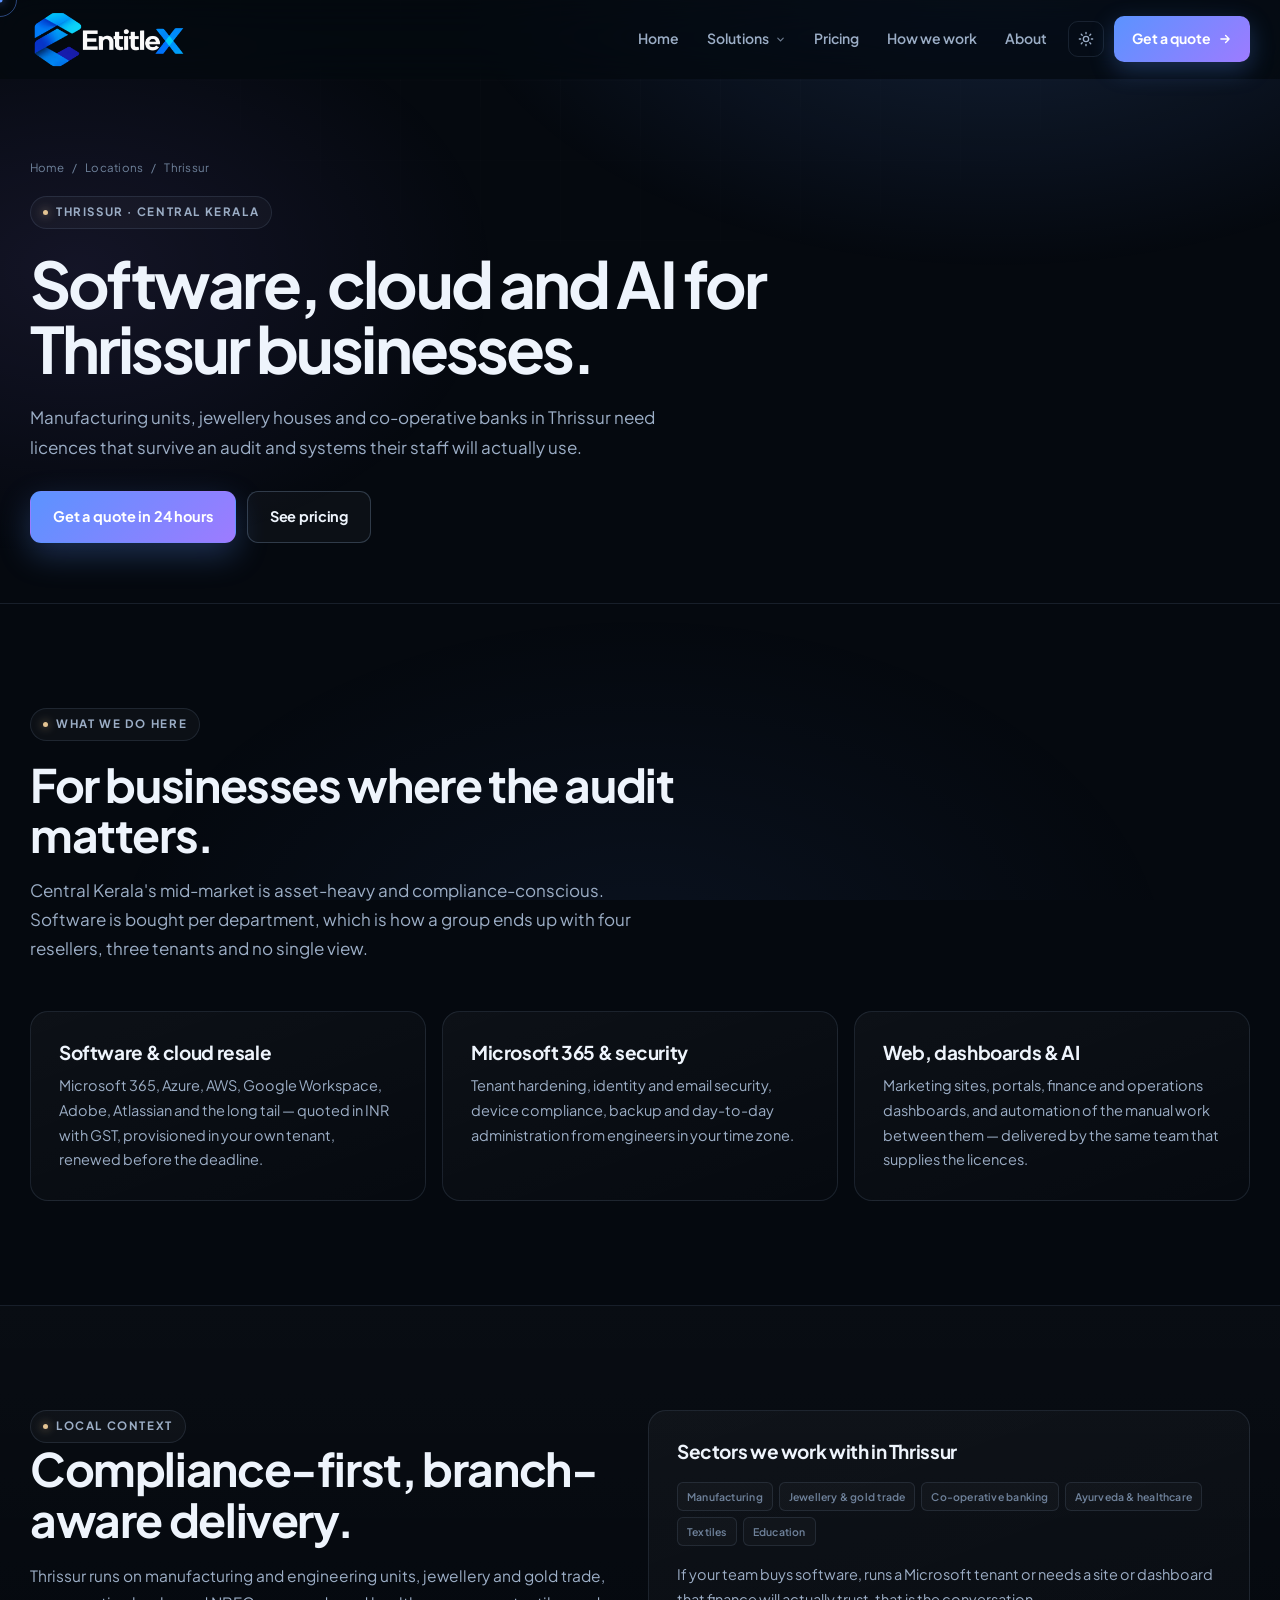
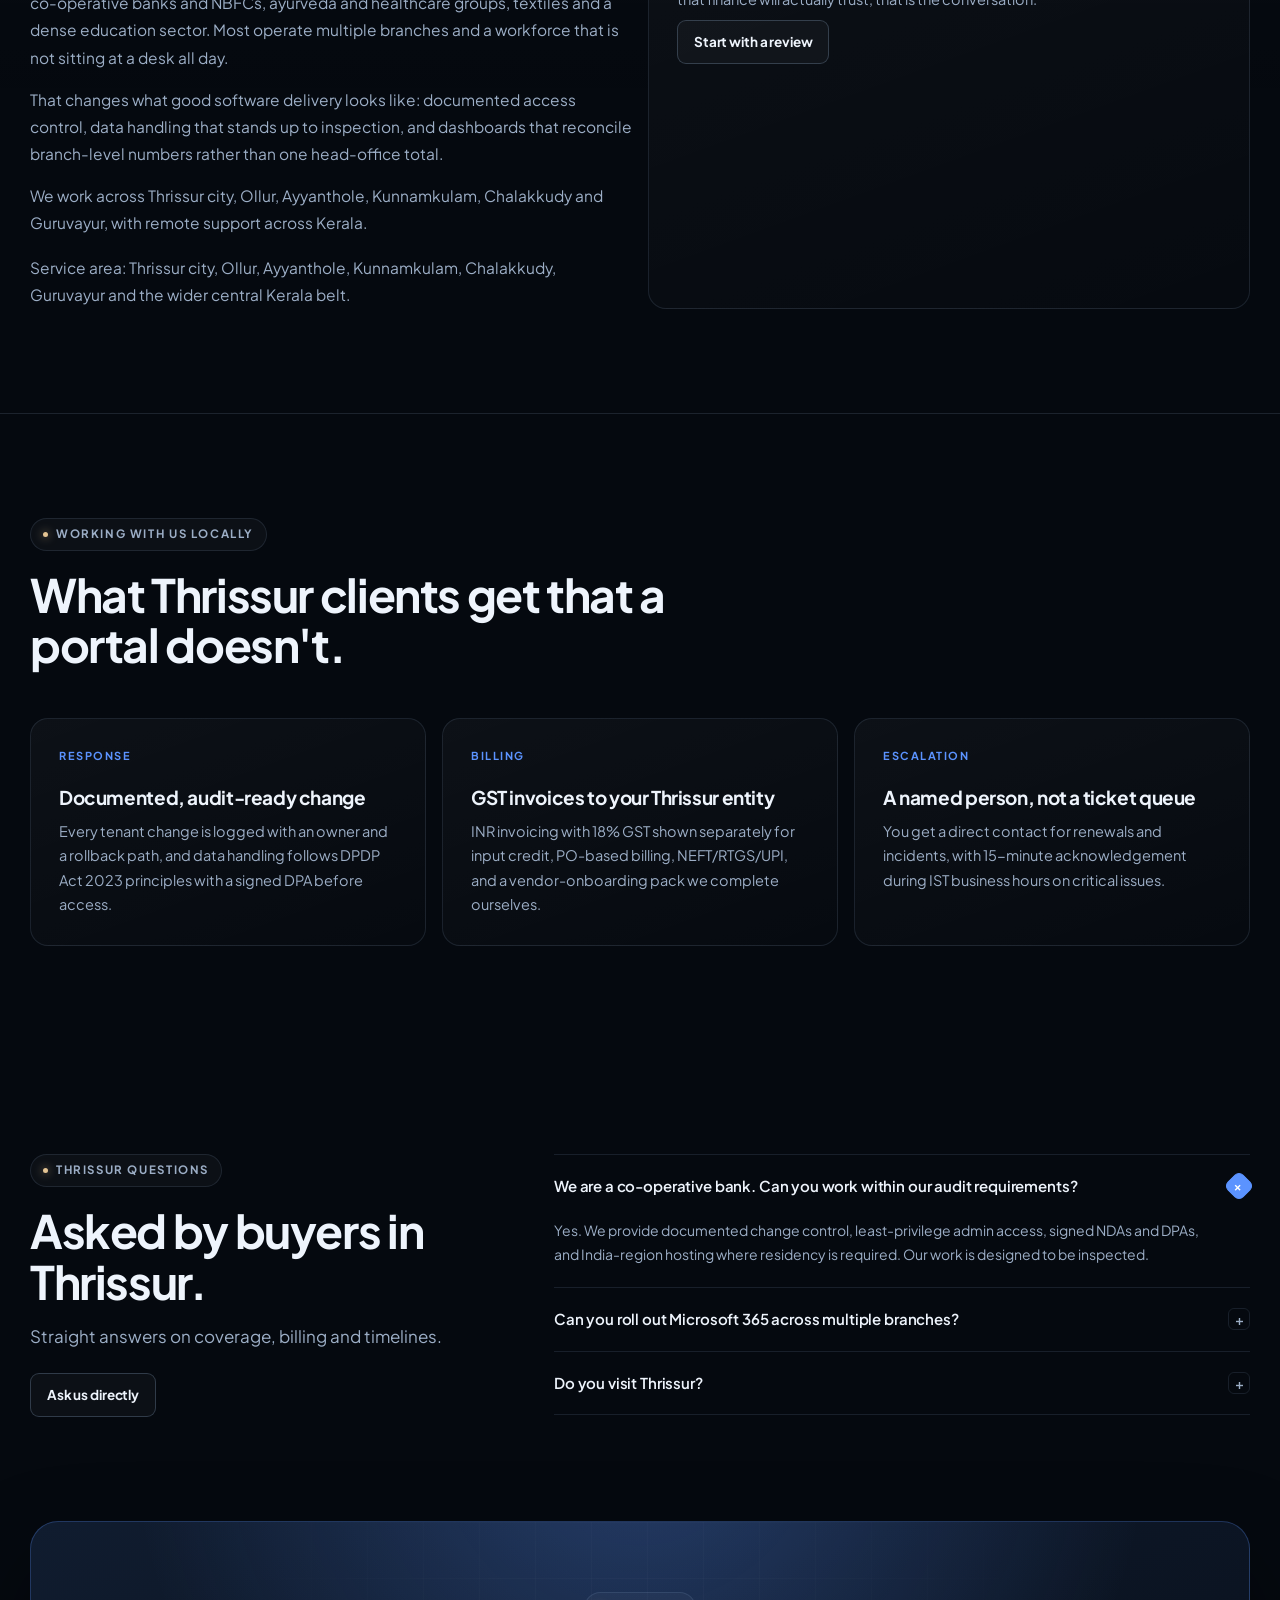
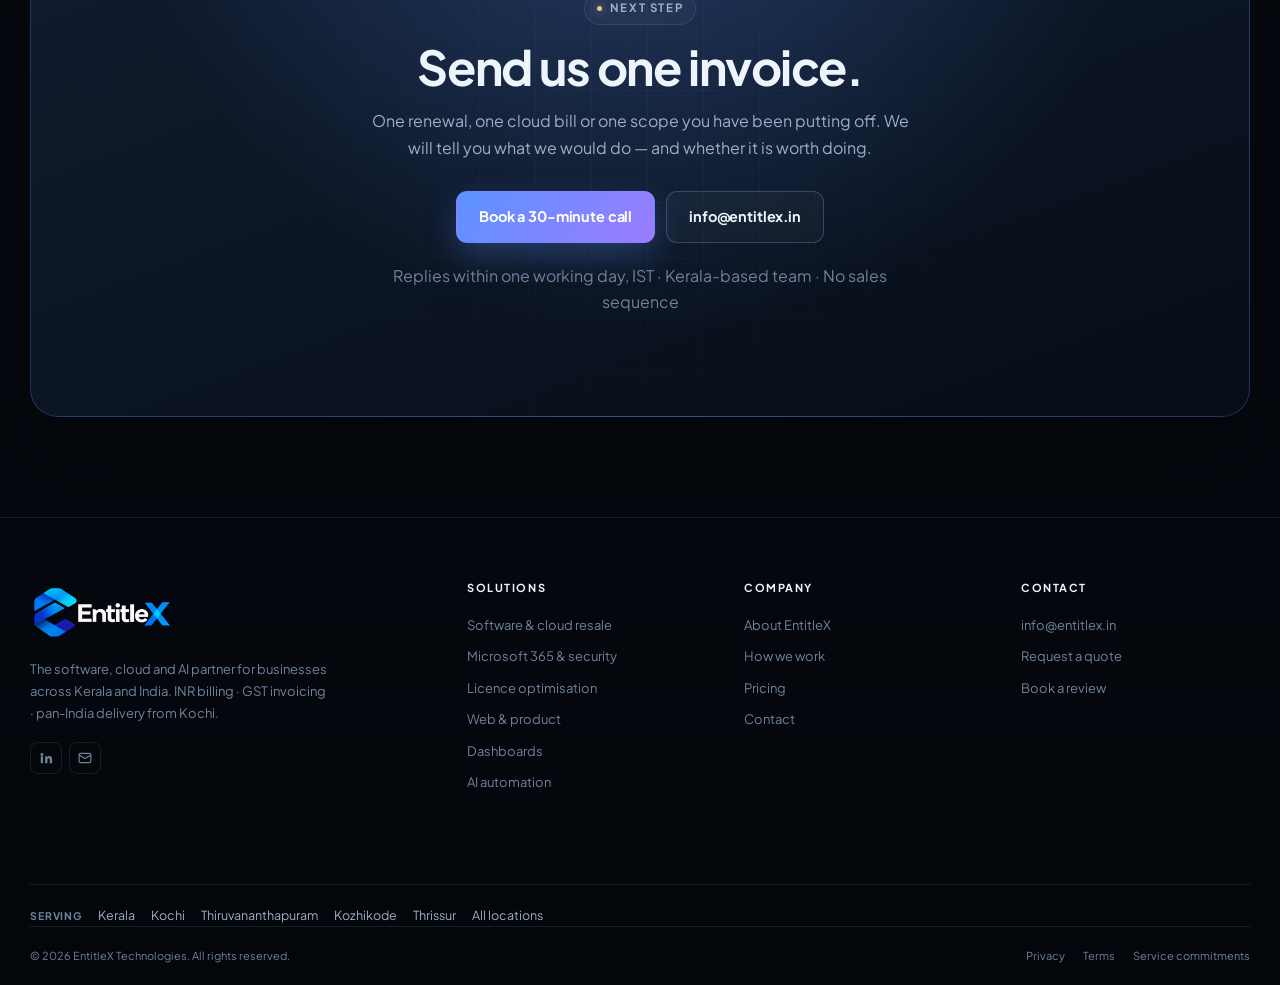
<file: thrissur.html>
<!DOCTYPE html>
<html lang="en-IN" data-theme="dark">
<head>
<meta charset="UTF-8">
<meta name="viewport" content="width=device-width, initial-scale=1.0">
<meta name="theme-color" content="#05090f">
<title>Software &amp; Cloud Partner in Thrissur | EntitleX</title>
<meta name="description" content="Microsoft 365, Azure and AWS supply, tenant management and automation for Thrissur manufacturers, jewellers and healthcare groups.">
<script>(function(){try{var t=localStorage.getItem("entitlex-theme");document.documentElement.setAttribute("data-theme",t==="light"?"light":"dark")}catch(e){}})();</script>
<link rel="stylesheet" href="style.css">
<link rel="icon" href="favicon.ico" sizes="any">
<link rel="icon" type="image/png" sizes="32x32" href="images/icon-32.png">
<link rel="apple-touch-icon" href="images/apple-touch-icon.png">
<link rel="canonical" href="https://entitlex.in/thrissur.html">
<meta name="geo.region" content="IN-KL">
<meta name="geo.placename" content="Thrissur">
<meta property="og:type" content="website">
<meta property="og:site_name" content="EntitleX">
<meta property="og:locale" content="en_IN">
<meta property="og:title" content="Software &amp; Cloud Partner in Thrissur | EntitleX">
<meta property="og:description" content="Microsoft 365, Azure and AWS supply, tenant management and automation for Thrissur manufacturers, jewellers and healthcare groups.">
<meta property="og:url" content="https://entitlex.in/thrissur.html">
<meta property="og:image" content="https://entitlex.in/images/og-cover.jpg">
<meta property="og:image:width" content="1200">
<meta property="og:image:height" content="630">
<meta name="twitter:card" content="summary_large_image">
<meta name="twitter:title" content="Software &amp; Cloud Partner in Thrissur | EntitleX">
<meta name="twitter:description" content="Microsoft 365, Azure and AWS supply, tenant management and automation for Thrissur manufacturers, jewellers and healthcare groups.">
<meta name="twitter:image" content="https://entitlex.in/images/og-cover.jpg">
<script type="application/ld+json">{"@context":"https://schema.org","@graph":[{"@context":"https://schema.org","@type":"ProfessionalService","name":"EntitleX — Software & Cloud Partner in Thrissur","description":"Microsoft 365, Azure and AWS supply, tenant management and automation for Thrissur manufacturers, jewellers, banks and healthcare groups. INR and GST invoicing.","url":"https://entitlex.in/thrissur.html","image":"https://entitlex.in/images/og-cover.jpg","logo":"https://entitlex.in/images/entitlex-logo.png","email":"info@entitlex.in","priceRange":"₹₹","areaServed":{"@type":"City","name":"Thrissur"},"address":{"@type":"PostalAddress","addressRegion":"Kerala","addressCountry":"IN"},"parentOrganization":{"@type":"Organization","name":"EntitleX","url":"https://entitlex.in/"},"knowsAbout":["Microsoft 365 licensing","Azure","AWS","software licence optimisation","web development","business dashboards","AI automation"]},{"@context":"https://schema.org","@type":"BreadcrumbList","itemListElement":[{"@type":"ListItem","position":1,"name":"Home","item":"https://entitlex.in/"},{"@type":"ListItem","position":2,"name":"Locations","item":"https://entitlex.in/locations.html"},{"@type":"ListItem","position":3,"name":"Thrissur","item":"https://entitlex.in/thrissur.html"}]},{"@type":"FAQPage","mainEntity":[{"@type":"Question","name":"We are a co-operative bank. Can you work within our audit requirements?","acceptedAnswer":{"@type":"Answer","text":"Yes. We provide documented change control, least-privilege admin access, signed NDAs and DPAs, and India-region hosting where residency is required. Our work is designed to be inspected."}},{"@type":"Question","name":"Can you roll out Microsoft 365 across multiple branches?","acceptedAnswer":{"@type":"Answer","text":"Yes. We handle phased rollout, identity and device compliance, email security and staff onboarding, with a per-branch checklist so nothing is assumed."}},{"@type":"Question","name":"Do you visit Thrissur?","acceptedAnswer":{"@type":"Answer","text":"Yes — Thrissur city, Ollur, Ayyanthole, Kunnamkulam and Guruvayur are covered on-site, scheduled within a working day."}}]}]}</script>
</head>
<body>
<header class="site-header" id="site-header">
  <div class="scroll-progress" aria-hidden="true"></div>
  <div class="header-inner">
    <a href="index.html" class="brand" aria-label="EntitleX home">
      <img src="images/entitlex-logo.png" class="brand-logo logo-dark" alt="EntitleX">
      <img src="images/entitlex-logo-light.png" class="brand-logo logo-light" alt="" aria-hidden="true">
    </a>

    <nav class="main-nav" aria-label="Primary">
      <a href="index.html">Home</a>
      <div class="nav-item">
        <button class="nav-trigger" type="button" aria-expanded="false" aria-haspopup="true">
          Solutions
          <svg width="11" height="11" viewBox="0 0 24 24" fill="none" stroke="currentColor" stroke-width="2.5" stroke-linecap="round"><path d="m6 9 6 6 6-6"/></svg>
        </button>
        <div class="nav-menu" role="menu">
          <a href="services.html#resale" role="menuitem"><span class="mi">01</span><span><strong>Software &amp; cloud resale</strong><small>Microsoft 365, Azure, AWS, Google, Adobe and 200+ vendors</small></span></a>
          <a href="services.html#web" role="menuitem"><span class="mi">02</span><span><strong>Web &amp; product development</strong><small>Marketing sites, portals and customer platforms</small></span></a>
          <a href="services.html#dashboards" role="menuitem"><span class="mi">03</span><span><strong>Dashboards &amp; reporting</strong><small>Licence, spend and operations visibility in one place</small></span></a>
          <a href="services.html#ai" role="menuitem"><span class="mi">04</span><span><strong>AI automation</strong><small>Workflows that remove manual work from IT and finance</small></span></a>
        </div>
      </div>
      <a href="pricing.html">Pricing</a>
      <a href="process.html">How we work</a>
      <a href="about.html">About</a>
      <button class="theme-toggle" type="button" data-theme-toggle aria-label="Switch to light theme"></button>
      <a href="contact.html" class="nav-cta magnetic">Get a quote
        <svg width="14" height="14" viewBox="0 0 24 24" fill="none" stroke="currentColor" stroke-width="2.4" stroke-linecap="round" stroke-linejoin="round"><path d="M5 12h14M13 6l6 6-6 6"/></svg>
      </a>
    </nav>

    <button class="menu-toggle" type="button" aria-label="Open menu" aria-expanded="false" aria-controls="mobile-menu">
      <span></span><span></span><span></span>
    </button>
  </div>

  <nav class="mobile-menu" id="mobile-menu" aria-label="Mobile">
    <a class="mm-link" href="index.html">Home</a>
    <div class="mm-group">Solutions</div>
    <a class="mm-link" href="services.html#resale">Software &amp; cloud resale</a>
    <a class="mm-link" href="services.html#web">Web &amp; product development</a>
    <a class="mm-link" href="services.html#dashboards">Dashboards &amp; reporting</a>
    <a class="mm-link" href="services.html#ai">AI automation</a>
    <div class="mm-group">Company</div>
    <a class="mm-link" href="pricing.html">Pricing</a>
    <a class="mm-link" href="process.html">How we work</a>
    <a class="mm-link" href="about.html">About</a>
    <a href="contact.html" class="btn btn-primary">Get a quote</a>
    <button class="theme-toggle" type="button" data-theme-toggle aria-label="Switch theme" style="margin:14px 4px 0"></button>
  </nav>
</header>

<main>
<section class="page-hero">
  <div class="shell">
    <div class="breadcrumbs"><a href="index.html">Home</a><span>/</span><a href="locations.html">Locations</a><span>/</span><span>Thrissur</span></div>
    <span class="eyebrow"><span class="dot"></span>Thrissur · Central Kerala</span>
    <h1>Software, cloud and AI for Thrissur businesses.</h1>
    <p class="lede">Manufacturing units, jewellery houses and co-operative banks in Thrissur need licences that survive an audit and systems their staff will actually use.</p>
    <div class="cta-actions" style="margin-top:28px">
      <a href="contact.html" class="btn btn-primary">Get a quote in 24 hours</a>
      <a href="pricing.html" class="btn btn-ghost">See pricing</a>
    </div>
  </div>
</section>

<section class="section">
  <div class="shell">
    <div class="section-head">
      <span class="eyebrow"><span class="dot"></span>What we do here</span>
      <h2>For businesses where the audit matters.</h2>
      <p>Central Kerala's mid-market is asset-heavy and compliance-conscious. Software is bought per department, which is how a group ends up with four resellers, three tenants and no single view.</p>
    </div>
    <div class="grid g3">
      <article class="card"><h3>Software &amp; cloud resale</h3><p>Microsoft 365, Azure, AWS, Google Workspace, Adobe, Atlassian and the long tail — quoted in INR with GST, provisioned in your own tenant, renewed before the deadline.</p></article>
      <article class="card"><h3>Microsoft 365 &amp; security</h3><p>Tenant hardening, identity and email security, device compliance, backup and day-to-day administration from engineers in your time zone.</p></article>
      <article class="card"><h3>Web, dashboards &amp; AI</h3><p>Marketing sites, portals, finance and operations dashboards, and automation of the manual work between them — delivered by the same team that supplies the licences.</p></article>
    </div>
  </div>
</section>

<section class="section section-alt">
  <div class="shell">
    <div class="grid g2">
      <div class="local-copy">
        <span class="eyebrow"><span class="dot"></span>Local context</span>
        <h2>Compliance-first, branch-aware delivery.</h2>
        <p>Thrissur runs on manufacturing and engineering units, jewellery and gold trade, co-operative banks and NBFCs, ayurveda and healthcare groups, textiles and a dense education sector. Most operate multiple branches and a workforce that is not sitting at a desk all day.</p>
        <p>That changes what good software delivery looks like: documented access control, data handling that stands up to inspection, and dashboards that reconcile branch-level numbers rather than one head-office total.</p>
        <p>We work across Thrissur city, Ollur, Ayyanthole, Kunnamkulam, Chalakkudy and Guruvayur, with remote support across Kerala.</p>
        <p class="small muted" style="margin-top:18px">Service area: Thrissur city, Ollur, Ayyanthole, Kunnamkulam, Chalakkudy, Guruvayur and the wider central Kerala belt.</p>
      </div>
      <div class="card">
        <h3 style="margin-bottom:12px">Sectors we work with in Thrissur</h3>
        <div class="svc-tags"><span>Manufacturing</span><span>Jewellery &amp; gold trade</span><span>Co-operative banking</span><span>Ayurveda &amp; healthcare</span><span>Textiles</span><span>Education</span></div>
        <p style="margin-top:16px">If your team buys software, runs a Microsoft tenant or needs a site or dashboard that finance will actually trust, that is the conversation.</p>
        <a href="contact.html" class="btn btn-ghost btn-sm" style="margin-top:8px">Start with a review</a>
      </div>
    </div>
  </div>
</section>

<section class="section">
  <div class="shell">
    <div class="section-head">
      <span class="eyebrow"><span class="dot"></span>Working with us locally</span>
      <h2>What Thrissur clients get that a portal doesn't.</h2>
    </div>
    <div class="grid g3">
      <article class="card"><span class="card-num">RESPONSE</span><h3>Documented, audit-ready change</h3><p>Every tenant change is logged with an owner and a rollback path, and data handling follows DPDP Act 2023 principles with a signed DPA before access.</p></article>
      <article class="card"><span class="card-num">BILLING</span><h3>GST invoices to your Thrissur entity</h3><p>INR invoicing with 18% GST shown separately for input credit, PO-based billing, NEFT/RTGS/UPI, and a vendor-onboarding pack we complete ourselves.</p></article>
      <article class="card"><span class="card-num">ESCALATION</span><h3>A named person, not a ticket queue</h3><p>You get a direct contact for renewals and incidents, with 15-minute acknowledgement during IST business hours on critical issues.</p></article>
    </div>
  </div>
</section>

<section class="section">
  <div class="shell faq">
    <div class="section-head" style="margin-bottom:0">
      <span class="eyebrow"><span class="dot"></span>Thrissur questions</span>
      <h2>Asked by buyers in Thrissur.</h2>
      <p>Straight answers on coverage, billing and timelines.</p>
      <a href="contact.html" class="btn btn-ghost btn-sm" style="margin-top:22px">Ask us directly</a>
    </div>
    <div class="acc">
      <div class="acc-item is-open">
        <button class="acc-btn" type="button" aria-expanded="true">We are a co-operative bank. Can you work within our audit requirements?<span class="acc-icon">+</span></button>
        <div class="acc-panel"><div><p>Yes. We provide documented change control, least-privilege admin access, signed NDAs and DPAs, and India-region hosting where residency is required. Our work is designed to be inspected.</p></div></div>
      </div>
      <div class="acc-item">
        <button class="acc-btn" type="button" aria-expanded="false">Can you roll out Microsoft 365 across multiple branches?<span class="acc-icon">+</span></button>
        <div class="acc-panel"><div><p>Yes. We handle phased rollout, identity and device compliance, email security and staff onboarding, with a per-branch checklist so nothing is assumed.</p></div></div>
      </div>
      <div class="acc-item">
        <button class="acc-btn" type="button" aria-expanded="false">Do you visit Thrissur?<span class="acc-icon">+</span></button>
        <div class="acc-panel"><div><p>Yes — Thrissur city, Ollur, Ayyanthole, Kunnamkulam and Guruvayur are covered on-site, scheduled within a working day.</p></div></div>
      </div>
    </div>
  </div>
</section>

<section class="cta-wrap">
  <div class="shell">
    <div class="cta-box">
      <span class="eyebrow"><span class="dot"></span>Next step</span>
      <h2>Send us one invoice.</h2>
      <p>One renewal, one cloud bill or one scope you have been putting off. We will tell you what we would do — and whether it is worth doing.</p>
      <div class="cta-actions">
        <a href="contact.html" class="btn btn-primary">Book a 30-minute call</a>
        <a href="mailto:info@entitlex.in" class="btn btn-ghost">info@entitlex.in</a>
      </div>
      <p class="small" style="color:var(--muted-2);margin-top:20px">Replies within one working day, IST · Kerala-based team · No sales sequence</p>
    </div>
  </div>
</section>
</main>

<footer class="site-footer">
  <div class="shell">
    <div class="footer-grid">
      <div class="footer-brand">
        <img src="images/entitlex-logo.png" class="logo-dark" alt="EntitleX">
        <img src="images/entitlex-logo-light.png" class="logo-light" alt="" aria-hidden="true">
        <p>The software, cloud and AI partner for businesses across Kerala and India. INR billing · GST invoicing · pan-India delivery from Kochi.</p>
        <div class="footer-social">
          <a href="https://www.linkedin.com/" aria-label="LinkedIn" target="_blank" rel="noopener"><svg width="14" height="14" viewBox="0 0 24 24" fill="currentColor"><path d="M4.98 3.5a2.5 2.5 0 1 1 0 5 2.5 2.5 0 0 1 0-5ZM3 9h4v12H3V9Zm7 0h3.8v1.7h.05c.53-1 1.83-2.05 3.77-2.05 4.03 0 4.78 2.65 4.78 6.1V21h-4v-5.5c0-1.3-.02-3-1.83-3-1.83 0-2.11 1.43-2.11 2.9V21h-4V9Z"/></svg></a>
          <a href="mailto:info@entitlex.in" aria-label="Email"><svg width="14" height="14" viewBox="0 0 24 24" fill="none" stroke="currentColor" stroke-width="2"><rect x="2" y="4" width="20" height="16" rx="2"/><path d="m2 7 10 6 10-6"/></svg></a>
        </div>
      </div>
      <div class="footer-col">
        <h4>Solutions</h4>
        <a href="services.html#resale">Software &amp; cloud resale</a>
        <a href="services.html#m365">Microsoft 365 &amp; security</a>
        <a href="services.html#optimisation">Licence optimisation</a>
        <a href="services.html#web">Web &amp; product</a>
        <a href="services.html#dashboards">Dashboards</a>
        <a href="services.html#ai">AI automation</a>
      </div>
      <div class="footer-col">
        <h4>Company</h4>
        <a href="about.html">About EntitleX</a>
        <a href="process.html">How we work</a>
        <a href="pricing.html">Pricing</a>
        <a href="contact.html">Contact</a>
      </div>
      <div class="footer-col">
        <h4>Contact</h4>
        <a href="mailto:info@entitlex.in">info@entitlex.in</a>
        <a href="contact.html">Request a quote</a>
        <a href="contact.html">Book a review</a>
      </div>
    </div>
    <div class="footer-areas">
      <span>Serving</span>
      <a href="locations.html">Kerala</a>
      <a href="kochi.html">Kochi</a>
      <a href="thiruvananthapuram.html">Thiruvananthapuram</a>
      <a href="kozhikode.html">Kozhikode</a>
      <a href="thrissur.html">Thrissur</a>
      <a href="locations.html">All locations</a>
    </div>
    <div class="footer-bottom">
      <span>© <span data-year>2026</span> EntitleX Technologies. All rights reserved.</span>
      <div>
        <a href="about.html">Privacy</a>
        <a href="about.html">Terms</a>
        <a href="process.html">Service commitments</a>
      </div>
    </div>
  </div>
</footer>

<button class="back-top" type="button" aria-label="Back to top">
  <svg width="16" height="16" viewBox="0 0 24 24" fill="none" stroke="currentColor" stroke-width="2.4" stroke-linecap="round" stroke-linejoin="round"><path d="M12 19V5M6 11l6-6 6 6"/></svg>
</button>
<script src="app.js" defer></script>
</body>
</html>
</file>
<file: style.css>
@import url('https://fonts.googleapis.com/css2?family=Instrument+Serif:ital@0;1&family=Plus+Jakarta+Sans:wght@400;500;600;700;800&display=swap');

/* =========================================================
   1. TOKENS
   ========================================================= */
:root{
  --bg:#05090f;
  --bg-soft:#070d17;
  --surface:#0a1320;
  --surface-2:#0e1a2b;
  --surface-3:#122136;
  --text:#eef4fc;
  --muted:#9caec6;
  --muted-2:#6f829b;
  --line:rgba(163,196,235,.12);
  --line-strong:rgba(163,196,235,.24);
  --accent:#5b93ff;
  --accent-2:#9d7bff;
  --gold:#e4c493;
  --good:#5ad6a4;
  --soft:rgba(91,147,255,.10);
  --shadow:0 30px 80px rgba(0,0,0,.45);
  --radius:18px;
  --shell:1220px;
  --ease:cubic-bezier(.22,.7,.24,1);
  --header:78px;
  --nav-bg:rgba(5,9,15,.78);
}

html[data-theme="light"]{
  color-scheme:light;
  --bg:#f6f8fc;
  --bg-soft:#eef2f8;
  --surface:#ffffff;
  --surface-2:#f4f7fc;
  --surface-3:#eaf0f8;
  --text:#0b1728;
  --muted:#4d5f78;
  --muted-2:#7a8aa0;
  --line:rgba(16,38,64,.12);
  --line-strong:rgba(16,38,64,.22);
  --accent:#1e63e9;
  --accent-2:#6b4ce0;
  --gold:#a67c32;
  --good:#128a5c;
  --soft:rgba(30,99,233,.07);
  --shadow:0 24px 60px rgba(16,38,64,.10);
  --nav-bg:rgba(255,255,255,.82);
}

*,*::before,*::after{box-sizing:border-box}
html{scroll-behavior:smooth;-webkit-text-size-adjust:100%}
body{
  margin:0;
  min-height:100vh;
  overflow-x:hidden;
  color:var(--text);
  background:var(--bg);
  font:400 16px/1.65 'Plus Jakarta Sans',system-ui,sans-serif;
  -webkit-font-smoothing:antialiased;
}
body::before{
  content:"";position:fixed;inset:0;z-index:-2;pointer-events:none;
  background:
    radial-gradient(900px 520px at 78% -6%,rgba(91,147,255,.18),transparent 62%),
    radial-gradient(700px 480px at 6% 30%,rgba(157,123,255,.10),transparent 60%),
    radial-gradient(900px 600px at 50% 108%,rgba(91,147,255,.07),transparent 60%);
}
html[data-theme="light"] body::before{
  background:
    radial-gradient(900px 520px at 80% -8%,rgba(91,147,255,.20),transparent 62%),
    radial-gradient(700px 480px at 4% 26%,rgba(157,123,255,.12),transparent 60%);
}
body::after{
  content:"";position:fixed;inset:0;z-index:-1;pointer-events:none;opacity:.5;
  background-image:linear-gradient(rgba(255,255,255,.022) 1px,transparent 1px),linear-gradient(90deg,rgba(255,255,255,.022) 1px,transparent 1px);
  background-size:80px 80px;
  mask-image:radial-gradient(ellipse 80% 60% at 50% 0%,#000 20%,transparent 82%);
  -webkit-mask-image:radial-gradient(ellipse 80% 60% at 50% 0%,#000 20%,transparent 82%);
}
html[data-theme="light"] body::after{
  opacity:.7;background-image:linear-gradient(rgba(16,38,64,.045) 1px,transparent 1px),linear-gradient(90deg,rgba(16,38,64,.045) 1px,transparent 1px);
}

img{max-width:100%;height:auto;display:block}
a{color:inherit;text-decoration:none}
button{font:inherit;color:inherit}
::selection{background:rgba(91,147,255,.35);color:#fff}
:focus-visible{outline:2px solid var(--accent);outline-offset:3px;border-radius:6px}

h1,h2,h3,h4{margin:0;font-weight:700;line-height:1.1;letter-spacing:-.03em;color:var(--text)}
h1{font-size:clamp(42px,5.6vw,74px);letter-spacing:-.045em;line-height:1.02}
h2{font-size:clamp(30px,3.6vw,46px)}
h3{font-size:19px;letter-spacing:-.02em;line-height:1.3}
p{margin:0;color:var(--muted)}
.serif{font-family:'Instrument Serif',Georgia,serif;font-style:italic;font-weight:400;letter-spacing:-.01em}
.shell{width:min(var(--shell),calc(100% - 48px));margin-inline:auto}
.muted{color:var(--muted)}
.small{font-size:13px}

/* =========================================================
   2. HEADER / NAV
   ========================================================= */
.site-header{
  position:sticky;top:0;z-index:90;
  background:var(--nav-bg);
  backdrop-filter:blur(20px) saturate(150%);
  -webkit-backdrop-filter:blur(20px) saturate(150%);
  border-bottom:1px solid transparent;
  transition:border-color .3s var(--ease),background .3s var(--ease);
}
.site-header.is-scrolled{border-bottom-color:var(--line)}
.scroll-progress{
  position:absolute;left:0;bottom:-1px;height:1.5px;width:0;
  background:linear-gradient(90deg,var(--accent),var(--accent-2));
  box-shadow:0 0 12px rgba(91,147,255,.6);
  transition:width .1s linear;
}
.header-inner{
  width:min(var(--shell),calc(100% - 48px));margin-inline:auto;
  min-height:var(--header);display:flex;align-items:center;gap:28px;
}
.brand{display:flex;align-items:center;gap:11px;flex:0 0 auto;padding:6px 0}
.brand-logo{height:66px;width:auto;max-width:250px;object-fit:contain}
.brand .logo-light{display:none!important}
html[data-theme="light"] .brand .logo-dark{display:none!important}
html[data-theme="light"] .brand .logo-light{display:block!important}
.brand-word{display:flex;flex-direction:column;line-height:1}
.brand-word strong{font-size:22px;letter-spacing:-.04em}
.brand-word span{font-size:9px;letter-spacing:.22em;color:var(--muted-2);margin-top:5px;text-transform:uppercase}

.main-nav{margin-left:auto;display:flex;align-items:center;gap:2px}
.main-nav>a,.nav-trigger{
  display:inline-flex;align-items:center;gap:6px;
  padding:9px 13px;border-radius:9px;border:0;background:none;cursor:pointer;
  color:var(--muted);font-size:14px;font-weight:600;white-space:nowrap;
  transition:color .2s,background .2s;
}
.main-nav>a:not(.nav-cta):hover,.nav-trigger:hover,.main-nav>a:not(.nav-cta)[aria-current="page"]{color:var(--text);background:rgba(255,255,255,.05)}
html[data-theme="light"] .main-nav>a:not(.nav-cta):hover,
html[data-theme="light"] .nav-trigger:hover,
html[data-theme="light"] .main-nav>a:not(.nav-cta)[aria-current="page"]{background:rgba(16,38,64,.05)}
.nav-trigger svg{transition:transform .25s var(--ease);opacity:.7}
.nav-item{position:relative}
.nav-item.is-open .nav-trigger svg{transform:rotate(180deg)}
.nav-menu{
  position:absolute;top:calc(100% + 10px);left:50%;translate:-50% 0;
  width:330px;padding:8px;border:1px solid var(--line);border-radius:16px;
  background:var(--surface);box-shadow:var(--shadow);
  opacity:0;visibility:hidden;transform:translateY(-6px);
  transition:.22s var(--ease);
}
.nav-item:hover .nav-menu,.nav-item.is-open .nav-menu{opacity:1;visibility:visible;transform:none}
.nav-menu a{display:flex;gap:11px;align-items:flex-start;padding:10px 11px;border-radius:10px;transition:background .2s}
.nav-menu a:hover{background:var(--soft)}
.nav-menu .mi{flex:0 0 32px;height:32px;display:grid;place-items:center;border-radius:9px;background:var(--soft);color:var(--accent);font-size:12px;font-weight:700}
.nav-menu strong{display:block;font-size:13.5px;color:var(--text);font-weight:600}
.nav-menu small{display:block;color:var(--muted-2);font-size:11.5px;line-height:1.4;margin-top:2px}
.theme-toggle{
  width:36px;height:36px;margin-left:6px;display:grid;place-items:center;
  border:1px solid var(--line);border-radius:10px;background:transparent;color:var(--muted);
  cursor:pointer;transition:.2s;
}
.theme-toggle:hover{color:var(--text);border-color:var(--line-strong);background:var(--soft)}
.main-nav>a.nav-cta{
  margin-left:8px;display:inline-flex;align-items:center;gap:7px;
  padding:11px 18px;border-radius:10px;
  color:#fff!important;font-size:14px;font-weight:700;
  background:linear-gradient(135deg,var(--accent),var(--accent-2));
  box-shadow:0 8px 24px rgba(91,147,255,.28);
  transition:transform .2s var(--ease),box-shadow .2s,filter .2s;
}
.main-nav>a.nav-cta:hover{transform:translateY(-1px);filter:brightness(1.07);box-shadow:0 12px 30px rgba(91,147,255,.38);background:linear-gradient(135deg,var(--accent),var(--accent-2))}
.menu-toggle{display:none;width:44px;height:44px;margin-left:auto;border:1px solid var(--line);border-radius:11px;background:transparent;cursor:pointer;place-items:center}
.menu-toggle span{display:block;width:18px;height:1.8px;background:var(--text);border-radius:2px;transition:.25s var(--ease)}
.menu-toggle span+span{margin-top:4px}
.site-header.menu-open .menu-toggle span:nth-child(1){transform:translateY(5.8px) rotate(45deg)}
.site-header.menu-open .menu-toggle span:nth-child(2){opacity:0}
.site-header.menu-open .menu-toggle span:nth-child(3){transform:translateY(-5.8px) rotate(-45deg)}
.mobile-menu{display:none}

/* =========================================================
   3. BUTTONS / BADGES / SHARED
   ========================================================= */
.btn{
  display:inline-flex;align-items:center;justify-content:center;gap:9px;
  min-height:50px;padding:13px 22px;border-radius:11px;border:1px solid transparent;
  font-size:14.5px;font-weight:700;letter-spacing:-.01em;cursor:pointer;
  transition:transform .2s var(--ease),box-shadow .25s,background .25s,filter .2s,border-color .2s;
}
.btn svg{transition:transform .25s var(--ease)}
.btn:hover svg{transform:translateX(3px)}
.btn-primary{color:#fff;background:linear-gradient(135deg,var(--accent),var(--accent-2));box-shadow:0 12px 32px rgba(91,147,255,.28)}
.btn-primary:hover{transform:translateY(-2px);filter:brightness(1.06);box-shadow:0 18px 40px rgba(91,147,255,.36)}
.btn-ghost{color:var(--text);border-color:var(--line-strong);background:rgba(255,255,255,.03)}
.btn-ghost:hover{background:rgba(255,255,255,.07);border-color:rgba(91,147,255,.45);transform:translateY(-1px)}
html[data-theme="light"] .btn-ghost{background:#fff}
html[data-theme="light"] .btn-ghost:hover{background:#fff}
.btn-sm{min-height:42px;padding:10px 16px;font-size:13.5px;border-radius:9px}

.eyebrow{
  display:inline-flex;align-items:center;gap:8px;
  padding:6px 12px;border:1px solid var(--line);border-radius:999px;
  background:rgba(255,255,255,.03);
  color:var(--muted);font-size:11.5px;font-weight:700;letter-spacing:.14em;text-transform:uppercase;
}
html[data-theme="light"] .eyebrow{background:#fff}
.eyebrow .dot{width:5px;height:5px;border-radius:50%;background:var(--gold);box-shadow:0 0 10px rgba(228,196,147,.8)}
.section{padding:104px 0;position:relative}
.section-tight{padding:74px 0}
.section-alt{border-block:1px solid var(--line);background:linear-gradient(180deg,rgba(255,255,255,.018),transparent 60%)}
html[data-theme="light"] .section-alt{background:linear-gradient(180deg,#fff,transparent 60%)}
.section-head{max-width:760px;margin-bottom:48px}
.section-head.center{margin-inline:auto;text-align:center}
.section-head .eyebrow{margin-bottom:18px}
.section-head h2{margin-bottom:16px}
.section-head p{font-size:17px;line-height:1.7;max-width:640px}
.section-head.center p{margin-inline:auto}
.split-head{display:flex;align-items:flex-end;justify-content:space-between;gap:40px;margin-bottom:48px}
.split-head .section-head{margin-bottom:0}

/* Reveal */
[data-reveal]{opacity:0;transform:translateY(18px);transition:opacity .7s var(--ease),transform .7s var(--ease);transition-delay:var(--d,0ms)}
[data-reveal].is-visible{opacity:1;transform:none}

/* Custom cursor */
.cursor-dot,.cursor-ring{position:fixed;top:0;left:0;pointer-events:none;z-index:9999;border-radius:50%;opacity:0;transition:opacity .3s}
body.has-cursor .cursor-dot,body.has-cursor .cursor-ring{opacity:1}
.cursor-dot{width:5px;height:5px;background:var(--accent);box-shadow:0 0 10px rgba(91,147,255,.9);transform:translate(-50%,-50%)}
.cursor-ring{
  width:34px;height:34px;border:1px solid rgba(91,147,255,.45);
  transform:translate(-50%,-50%);
  transition:opacity .3s,width .25s var(--ease),height .25s var(--ease),background .25s,border-color .25s;
}
body.cursor-hover .cursor-ring{width:54px;height:54px;background:rgba(91,147,255,.10);border-color:rgba(91,147,255,.7)}
@media(hover:none),(pointer:coarse){.cursor-dot,.cursor-ring{display:none!important}}

/* =========================================================
   4. HERO
   ========================================================= */
.hero{position:relative;padding:76px 0 92px;overflow:hidden}
.hero-inner{display:grid;grid-template-columns:minmax(0,1.02fr) minmax(0,.98fr);gap:64px;align-items:center}
.hero-copy .eyebrow{margin-bottom:24px}
.hero h1{max-width:650px}
.hero h1 em{font-family:'Instrument Serif',Georgia,serif;font-style:italic;font-weight:400;background:linear-gradient(105deg,#9fc0ff,var(--accent) 45%,var(--accent-2));-webkit-background-clip:text;background-clip:text;color:transparent;letter-spacing:-.01em}
.hero .lede{margin-top:24px;max-width:560px;font-size:17.5px;line-height:1.75}
.hero-actions{display:flex;flex-wrap:wrap;gap:11px;margin-top:32px}
.hero-proof{display:flex;flex-wrap:wrap;align-items:center;gap:10px 22px;margin-top:34px;padding-top:26px;border-top:1px solid var(--line)}
.hero-proof div{display:flex;align-items:center;gap:8px;color:var(--muted-2);font-size:12.5px;font-weight:500}
.hero-proof svg{color:var(--good);flex:0 0 auto}

/* Hero console card */
.console{
  position:relative;border:1px solid var(--line-strong);border-radius:20px;
  background:linear-gradient(165deg,rgba(18,33,54,.96),rgba(7,13,23,.98));
  box-shadow:0 40px 100px rgba(0,0,0,.55),inset 0 1px 0 rgba(255,255,255,.06);
  overflow:hidden;transform:perspective(1400px) rotateY(-5deg) rotateX(2deg);
  transition:transform .6s var(--ease);
}
.console:hover{transform:perspective(1400px) rotateY(0) rotateX(0)}
html[data-theme="light"] .console{background:linear-gradient(165deg,#fff,#f3f7fd);box-shadow:0 30px 70px rgba(16,38,64,.14)}
.console::after{content:"";position:absolute;inset:-1px;border-radius:20px;pointer-events:none;background:linear-gradient(120deg,rgba(91,147,255,.28),transparent 40%);mask:linear-gradient(#000,transparent 30%);-webkit-mask:linear-gradient(#000,transparent 30%)}
.console-top{display:flex;align-items:center;gap:9px;padding:14px 18px;border-bottom:1px solid var(--line);background:rgba(255,255,255,.02)}
.console-top .lights{display:flex;gap:5px}
.console-top .lights i{width:8px;height:8px;border-radius:50%;background:var(--line-strong)}
.console-top .lights i:first-child{background:#ff6b6b}
.console-top .lights i:nth-child(2){background:#ffcc5c}
.console-top .lights i:nth-child(3){background:#4ade80}
.console-top span{font-size:11.5px;color:var(--muted-2);letter-spacing:.05em;font-weight:600}
.console-top .live{margin-left:auto;display:inline-flex;align-items:center;gap:6px;font-size:10px;letter-spacing:.1em;text-transform:uppercase;color:var(--good)}
.console-top .live i{width:5px;height:5px;border-radius:50%;background:var(--good);box-shadow:0 0 8px var(--good);animation:pulse 2.2s infinite}
@keyframes pulse{50%{opacity:.35}}
.console-body{padding:22px}
.console-kpis{display:grid;grid-template-columns:1fr 1fr;gap:10px;margin-bottom:18px}
.kpi{padding:13px 14px;border:1px solid var(--line);border-radius:12px;background:rgba(255,255,255,.025)}
html[data-theme="light"] .kpi{background:#fff}
.kpi span{display:block;font-size:10px;letter-spacing:.1em;text-transform:uppercase;color:var(--muted-2);font-weight:700;margin-bottom:6px}
.kpi strong{font-size:22px;letter-spacing:-.03em;font-weight:700}
.kpi strong small{font-size:11px;color:var(--muted-2);font-weight:500;letter-spacing:0;margin-left:3px}
.kpi .trend{font-size:10.5px;color:var(--good);font-weight:700;margin-top:2px;display:block}
.console-title{display:flex;justify-content:space-between;align-items:center;font-size:11px;letter-spacing:.08em;text-transform:uppercase;color:var(--muted-2);font-weight:700;margin-bottom:12px}
.console-title b{color:var(--accent);font-weight:700;letter-spacing:0}
.lic-row{padding:11px 0;border-top:1px solid var(--line)}
.lic-top{display:flex;justify-content:space-between;align-items:center;gap:12px;margin-bottom:7px}
.lic-name{display:flex;align-items:center;gap:9px;font-size:12.5px;font-weight:600;color:var(--text)}
.lic-ico{width:22px;height:22px;display:grid;place-items:center;border-radius:6px;font-size:9px;font-weight:800;color:#fff;flex:0 0 auto}
.lic-ico.aws{background:#232f3e;color:#ff9900}
.lic-ico.ms{background:#0f6cbd}
.lic-ico.goog{background:#fff;color:#4285f4;border:1px solid var(--line)}
.lic-ico.adobe{background:#eb1000}
.lic-ico.atl{background:#0052cc}
.lic-meta{font-size:11px;color:var(--muted-2);white-space:nowrap}
.lic-meta b{color:var(--text);font-weight:600}
.bar{height:4px;border-radius:99px;background:rgba(255,255,255,.07);overflow:hidden}
html[data-theme="light"] .bar{background:rgba(16,38,64,.08)}
.bar i{display:block;height:100%;border-radius:99px;background:linear-gradient(90deg,var(--accent),var(--accent-2));width:0;transition:width 1.2s var(--ease)}
.console.is-live .bar i{width:var(--w)}
.bar i.warn{background:linear-gradient(90deg,#ffb454,#ff7a59)}
.console-foot{display:flex;align-items:center;justify-content:space-between;gap:12px;margin-top:16px;padding-top:15px;border-top:1px solid var(--line);font-size:11px;color:var(--muted-2)}
.console-foot b{color:var(--good)}
.console-float{
  position:absolute;right:0;bottom:34px;z-index:2;
  display:flex;align-items:center;gap:10px;padding:11px 14px;border-radius:12px;
  border:1px solid var(--line-strong);background:var(--surface-2);
  box-shadow:0 18px 40px rgba(0,0,0,.4);font-size:11.5px;color:var(--muted);
  animation:floaty 6s ease-in-out infinite;
}
html[data-theme="light"] .console-float{background:#fff;box-shadow:0 16px 34px rgba(16,38,64,.14)}
.console-float strong{display:block;color:var(--text);font-size:13px}
.console-float .cf-ico{width:30px;height:30px;display:grid;place-items:center;border-radius:8px;background:var(--soft);color:var(--accent)}
@keyframes floaty{50%{transform:translateY(-8px)}}

/* Marquee */
.trust{position:relative;padding:30px 0;border-block:1px solid var(--line);background:rgba(255,255,255,.014);overflow:hidden}
html[data-theme="light"] .trust{background:#fff}
.trust-label{text-align:center;font-size:10.5px;letter-spacing:.2em;text-transform:uppercase;color:var(--muted-2);font-weight:700;margin-bottom:20px}
.marquee{position:relative;overflow:hidden;mask-image:linear-gradient(90deg,transparent,#000 12%,#000 88%,transparent);-webkit-mask-image:linear-gradient(90deg,transparent,#000 12%,#000 88%,transparent)}
.marquee-track{display:flex;gap:56px;width:max-content;animation:marquee 38s linear infinite}
.marquee:hover .marquee-track{animation-play-state:paused}
.marquee-track span{display:flex;align-items:center;gap:10px;font-size:15px;font-weight:700;color:var(--muted);letter-spacing:-.02em;opacity:.72;transition:opacity .2s;white-space:nowrap}
.marquee-track span:hover{opacity:1}
.marquee-track span i{width:7px;height:7px;border-radius:2px;background:var(--line-strong)}
@keyframes marquee{to{transform:translateX(-50%)}}

/* =========================================================
   5. CARDS / GRIDS
   ========================================================= */
.grid{display:grid;gap:16px}
.g2{grid-template-columns:repeat(2,1fr)}
.g3{grid-template-columns:repeat(3,1fr)}
.g4{grid-template-columns:repeat(4,1fr)}
.card{
  position:relative;padding:28px;border:1px solid var(--line);border-radius:var(--radius);
  background:linear-gradient(160deg,rgba(255,255,255,.035),rgba(255,255,255,.008));
  transition:transform .3s var(--ease),border-color .3s,background .3s,box-shadow .3s;
  overflow:hidden;
}
html[data-theme="light"] .card{background:#fff;box-shadow:0 1px 2px rgba(16,38,64,.04)}
.card:hover{transform:translateY(-3px);border-color:rgba(91,147,255,.32);box-shadow:0 20px 45px rgba(0,0,0,.22)}
html[data-theme="light"] .card:hover{box-shadow:0 18px 40px rgba(16,38,64,.10)}
.card h3{margin-bottom:9px}
.card p{font-size:14.5px;line-height:1.7}
.card-num{display:block;font-size:11px;font-weight:700;letter-spacing:.14em;color:var(--accent);margin-bottom:20px}
.card-link{display:inline-flex;align-items:center;gap:6px;margin-top:18px;font-size:13px;font-weight:700;color:var(--accent)}
.card-link svg{transition:transform .2s var(--ease)}
.card:hover .card-link svg{transform:translateX(3px)}

/* Pillars / tabs */
.tabs{display:flex;flex-wrap:wrap;gap:8px;margin-bottom:26px}
.tab{
  display:inline-flex;align-items:center;gap:9px;padding:11px 16px;border-radius:11px;
  border:1px solid var(--line);background:transparent;color:var(--muted);
  font-size:13.5px;font-weight:600;cursor:pointer;transition:.22s var(--ease);
}
.tab:hover{color:var(--text);border-color:var(--line-strong)}
.tab.is-active{color:#fff;background:linear-gradient(135deg,var(--accent),var(--accent-2));border-color:transparent;box-shadow:0 10px 26px rgba(91,147,255,.26)}
.tab .tab-ico{font-size:14px;opacity:.9}
.tab-panel{display:none}
.tab-panel.is-active{display:block;animation:fadeUp .45s var(--ease)}
@keyframes fadeUp{from{opacity:0;transform:translateY(10px)}to{opacity:1;transform:none}}
.panel-split{
  display:grid;grid-template-columns:1.05fr .95fr;gap:18px;
  padding:32px;border:1px solid var(--line);border-radius:22px;
  background:linear-gradient(150deg,rgba(18,33,54,.7),rgba(7,13,23,.6));
}
html[data-theme="light"] .panel-split{background:linear-gradient(150deg,#fff,#f4f8fd)}
.panel-split h3{font-size:25px;margin-bottom:12px;letter-spacing:-.03em}
.panel-split>div>p{font-size:15px;line-height:1.75;max-width:480px}
.feature-list{display:grid;gap:0;margin-top:22px}
.feature-list li{display:flex;gap:10px;align-items:flex-start;padding:9px 0;font-size:13.5px;color:var(--muted);list-style:none}
.feature-list li svg{flex:0 0 auto;color:var(--good);margin-top:3px}
.feature-list{padding:0;margin-bottom:0}
.panel-visual{
  border:1px solid var(--line);border-radius:14px;background:rgba(0,0,0,.22);
  padding:18px;display:flex;flex-direction:column;justify-content:center;gap:10px;
}
html[data-theme="light"] .panel-visual{background:#f7faff}
.chip-row{display:flex;flex-wrap:wrap;gap:7px}
.chip{padding:6px 10px;border:1px solid var(--line);border-radius:7px;font-size:11px;font-weight:600;color:var(--muted);background:rgba(255,255,255,.03)}
html[data-theme="light"] .chip{background:#fff}
.mini-row{display:flex;align-items:center;justify-content:space-between;gap:10px;padding:10px 12px;border:1px solid var(--line);border-radius:10px;background:rgba(255,255,255,.025);font-size:12px}
html[data-theme="light"] .mini-row{background:#fff}
.mini-row b{font-size:12px}
.mini-row .ok{color:var(--good);font-size:10.5px;font-weight:700;letter-spacing:.06em}
.mini-row .bar{flex:1;margin:0 10px}

/* Stats band */
.stats{display:grid;grid-template-columns:repeat(4,1fr);gap:0;border:1px solid var(--line);border-radius:18px;overflow:hidden;background:rgba(255,255,255,.02)}
html[data-theme="light"] .stats{background:#fff}
.stat{padding:28px 26px;border-right:1px solid var(--line)}
.stat:last-child{border-right:0}
.stat strong{display:block;font-size:34px;letter-spacing:-.045em;line-height:1;font-weight:700;background:linear-gradient(120deg,var(--text),var(--muted));-webkit-background-clip:text;background-clip:text;color:transparent}
.stat span{display:block;margin-top:8px;font-size:12.5px;color:var(--muted-2);line-height:1.5}

/* Estimator */
.estimator{
  display:grid;grid-template-columns:1.05fr .95fr;gap:0;
  border:1px solid var(--line-strong);border-radius:24px;overflow:hidden;
  background:linear-gradient(150deg,rgba(18,33,54,.85),rgba(6,11,20,.9));
  box-shadow:var(--shadow);
}
html[data-theme="light"] .estimator{background:linear-gradient(150deg,#fff,#f2f7fd)}
.est-form{padding:40px}
.est-form h3{font-size:22px;margin-bottom:6px}
.est-form>p{font-size:13.5px;margin-bottom:26px}
.est-field{margin-bottom:22px}
.est-field label{display:flex;justify-content:space-between;align-items:baseline;font-size:13px;font-weight:600;color:var(--text);margin-bottom:10px}
.est-field label output{font-size:14px;font-weight:700;color:var(--accent);letter-spacing:-.01em}
input[type="range"]{
  -webkit-appearance:none;appearance:none;width:100%;height:4px;border-radius:99px;
  background:linear-gradient(90deg,var(--accent) var(--p,50%),rgba(255,255,255,.10) var(--p,50%));
  outline:none;cursor:pointer;
}
html[data-theme="light"] input[type="range"]{background:linear-gradient(90deg,var(--accent) var(--p,50%),rgba(16,38,64,.12) var(--p,50%))}
input[type="range"]::-webkit-slider-thumb{-webkit-appearance:none;width:16px;height:16px;border-radius:50%;background:#fff;border:3px solid var(--accent);box-shadow:0 2px 10px rgba(91,147,255,.6);cursor:grab}
input[type="range"]::-moz-range-thumb{width:14px;height:14px;border-radius:50%;background:#fff;border:3px solid var(--accent);cursor:grab}
.est-checks{display:grid;grid-template-columns:1fr 1fr;gap:8px;margin-top:24px}
.est-check{display:flex;align-items:center;gap:8px;padding:9px 11px;border:1px solid var(--line);border-radius:9px;font-size:12px;color:var(--muted);cursor:pointer;transition:.2s;user-select:none}
.est-check input{accent-color:var(--accent);margin:0;width:13px;height:13px}
.est-check:has(input:checked){border-color:rgba(91,147,255,.5);background:var(--soft);color:var(--text)}
.est-result{
  display:flex;flex-direction:column;justify-content:center;
  padding:40px;border-left:1px solid var(--line);
  background:radial-gradient(circle at 80% 0%,rgba(91,147,255,.18),transparent 60%);
}
.est-result .label{font-size:10.5px;letter-spacing:.16em;text-transform:uppercase;color:var(--muted-2);font-weight:700}
.est-result .amount{font-size:clamp(30px,4.4vw,54px);font-weight:700;letter-spacing:-.05em;line-height:1;margin:12px 0 4px;background:linear-gradient(110deg,#a8c4ff,var(--accent) 50%,var(--accent-2));-webkit-background-clip:text;background-clip:text;color:transparent}
.est-result .per{font-size:13px;color:var(--muted)}
.est-breakdown{margin-top:26px;padding-top:22px;border-top:1px solid var(--line);display:grid;gap:10px}
.est-line{display:flex;justify-content:space-between;gap:12px;font-size:12.5px;color:var(--muted-2)}
.est-line b{color:var(--text);font-weight:600}
.est-result .btn{margin-top:24px}
.est-result .fineprint{font-size:10.5px;color:var(--muted-2);margin-top:12px;line-height:1.5}

/* Process */
.steps{display:grid;grid-template-columns:repeat(4,1fr);gap:0;border-top:1px solid var(--line)}
.step{padding:30px 24px 30px 0;border-right:1px solid var(--line);position:relative}
.step:last-child{border-right:0;padding-right:0}
.step:not(:first-child){padding-left:26px}
.step-num{font-size:11px;font-weight:700;letter-spacing:.14em;color:var(--accent);margin-bottom:18px;display:flex;align-items:center;gap:8px}
.step-num::after{content:"";flex:1;height:1px;background:var(--line);max-width:34px}
.step h3{font-size:18px;margin-bottom:8px}
.step p{font-size:13.5px;line-height:1.7}
.step .step-meta{display:block;margin-top:14px;font-size:11px;color:var(--muted-2);letter-spacing:.04em}

/* Feature split */
.split{display:grid;grid-template-columns:.95fr 1.05fr;gap:72px;align-items:center}
.split.reverse{grid-template-columns:1.05fr .95fr}
.split-copy .eyebrow{margin-bottom:20px}
.split-copy h2{margin-bottom:16px}
.split-copy p{font-size:15.5px;line-height:1.75}
.checks{margin-top:26px;display:grid;gap:0;padding:0}
.checks li{display:flex;gap:12px;align-items:flex-start;padding:14px 0;border-top:1px solid var(--line);list-style:none;font-size:14px;color:var(--muted)}
.checks li:last-child{border-bottom:1px solid var(--line)}
.checks .ci{flex:0 0 20px;height:20px;border-radius:6px;display:grid;place-items:center;background:var(--soft);color:var(--accent);margin-top:1px}
.checks strong{display:block;color:var(--text);font-size:14px;margin-bottom:2px;font-weight:600}

/* Security / trust panel */
.trust-grid{display:grid;grid-template-columns:1fr 1fr;gap:16px}
.trust-grid.three{grid-template-columns:repeat(3,1fr)}
.steps.two{grid-template-columns:repeat(2,1fr)}
.trust-card{padding:24px;border:1px solid var(--line);border-radius:14px;background:rgba(255,255,255,.025)}
html[data-theme="light"] .trust-card{background:#fff}
.trust-card .ti{width:34px;height:34px;display:grid;place-items:center;border-radius:9px;background:var(--soft);color:var(--accent);margin-bottom:16px}
.trust-card h3{font-size:16px;margin-bottom:6px}
.trust-card p{font-size:13.5px}

/* Testimonials */
.quotes{display:grid;grid-template-columns:repeat(3,1fr);gap:16px}
.quote{padding:28px;border:1px solid var(--line);border-radius:16px;background:linear-gradient(160deg,rgba(255,255,255,.04),rgba(255,255,255,.01));display:flex;flex-direction:column;gap:18px}
html[data-theme="light"] .quote{background:#fff}
.quote .stars{display:flex;gap:3px;color:var(--gold)}
.quote blockquote{margin:0;font-size:14.5px;line-height:1.7;color:var(--text)}
.quote .who{margin-top:auto;display:flex;align-items:center;gap:11px;padding-top:16px;border-top:1px solid var(--line)}
.avatar{width:34px;height:34px;border-radius:50%;display:grid;place-items:center;font-size:11.5px;font-weight:700;background:linear-gradient(135deg,var(--accent),var(--accent-2));color:#fff;flex:0 0 auto}
.who b{display:block;font-size:12.5px;color:var(--text)}
.who span{display:block;font-size:11px;color:var(--muted-2)}

/* Pricing */
.billing-toggle{display:inline-flex;padding:4px;border:1px solid var(--line);border-radius:11px;background:rgba(255,255,255,.03);gap:2px}
html[data-theme="light"] .billing-toggle{background:#fff}
.billing-toggle button{padding:8px 16px;border:0;border-radius:8px;background:none;color:var(--muted);font-size:12.5px;font-weight:600;cursor:pointer;transition:.2s}
.billing-toggle button.is-active{background:var(--surface-3);color:var(--text);box-shadow:0 2px 8px rgba(0,0,0,.2)}
html[data-theme="light"] .billing-toggle button.is-active{background:var(--text);color:#fff}
.save-tag{font-size:10px;margin-left:5px;color:var(--good);font-weight:700}
.plans{display:grid;grid-template-columns:repeat(3,1fr);gap:16px;align-items:stretch}
.plan{display:flex;flex-direction:column;padding:30px;border:1px solid var(--line);border-radius:20px;background:linear-gradient(165deg,rgba(255,255,255,.035),rgba(255,255,255,.008));transition:.3s var(--ease)}
html[data-theme="light"] .plan{background:#fff}
.plan:hover{transform:translateY(-3px);border-color:var(--line-strong)}
.plan.featured{border-color:rgba(91,147,255,.5);background:linear-gradient(165deg,rgba(91,147,255,.13),rgba(157,123,255,.04));box-shadow:0 24px 60px rgba(91,147,255,.14);position:relative}
.plan-tag{position:absolute;top:-11px;left:50%;translate:-50% 0;padding:4px 12px;border-radius:99px;background:linear-gradient(135deg,var(--accent),var(--accent-2));color:#fff;font-size:9.5px;font-weight:700;letter-spacing:.1em;text-transform:uppercase;white-space:nowrap}
.plan-name{font-size:16px;font-weight:700;margin-bottom:6px}
.plan-desc{font-size:12.5px;color:var(--muted-2);min-height:38px;line-height:1.55}
.plan-price{display:flex;align-items:baseline;gap:4px;margin:18px 0 4px}
.plan-price .cur{font-size:17px;color:var(--muted);font-weight:600}
.plan-price .val{font-size:38px;font-weight:700;letter-spacing:-.045em;line-height:1}
.plan-price .cycle{font-size:12px;color:var(--muted-2);margin-left:2px}
.plan-note{font-size:11px;color:var(--muted-2);margin-bottom:20px;min-height:16px}
.plan ul{list-style:none;padding:20px 0 0;margin:0 0 24px;border-top:1px solid var(--line);display:grid;gap:9px}
.plan li{display:flex;gap:9px;align-items:flex-start;font-size:12.5px;color:var(--muted);line-height:1.5}
.plan li svg{flex:0 0 auto;color:var(--accent);margin-top:2px}
.plan .btn{width:100%;margin-top:auto}
.plan.featured .btn-ghost{border-color:transparent;background:linear-gradient(135deg,var(--accent),var(--accent-2));color:#fff}

/* FAQ */
.faq{display:grid;grid-template-columns:.8fr 1.2fr;gap:60px;align-items:start}
.acc{border-top:1px solid var(--line)}
.acc-item{border-bottom:1px solid var(--line)}
.acc-btn{
  width:100%;display:flex;align-items:center;justify-content:space-between;gap:20px;
  padding:19px 0;background:none;border:0;text-align:left;cursor:pointer;
  font-size:15px;font-weight:600;color:var(--text);letter-spacing:-.01em;
}
.acc-icon{flex:0 0 22px;height:22px;display:grid;place-items:center;border-radius:6px;border:1px solid var(--line);color:var(--muted);transition:.25s var(--ease);font-size:14px;line-height:1}
.acc-item.is-open .acc-icon{background:var(--accent);border-color:var(--accent);color:#fff;transform:rotate(45deg)}
.acc-panel{display:grid;grid-template-rows:0fr;transition:grid-template-rows .35s var(--ease)}
.acc-item.is-open .acc-panel{grid-template-rows:1fr}
.acc-panel>div{overflow:hidden}
.acc-panel p{padding:0 40px 20px 0;font-size:14px;line-height:1.75}

/* CTA */
.cta-wrap{padding:0 0 100px}
.cta-box{
  position:relative;overflow:hidden;padding:70px 60px;border-radius:28px;text-align:center;
  border:1px solid rgba(91,147,255,.28);
  background:
    radial-gradient(circle at 50% -20%,rgba(91,147,255,.30),transparent 60%),
    linear-gradient(160deg,#101c2f,#070d17);
  box-shadow:0 40px 90px rgba(0,0,0,.4);
}
html[data-theme="light"] .cta-box{background:radial-gradient(circle at 50% -20%,rgba(91,147,255,.18),transparent 60%),linear-gradient(160deg,#fff,#eef4fb);box-shadow:0 30px 70px rgba(16,38,64,.12)}
.cta-box::before{content:"";position:absolute;inset:0;background-image:linear-gradient(rgba(255,255,255,.03) 1px,transparent 1px),linear-gradient(90deg,rgba(255,255,255,.03) 1px,transparent 1px);background-size:56px 56px;mask-image:radial-gradient(circle at 50% 40%,#000,transparent 70%);-webkit-mask-image:radial-gradient(circle at 50% 40%,#000,transparent 70%);pointer-events:none}
.cta-box>*{position:relative}
.cta-box h2{max-width:720px;margin:16px auto 14px;font-size:clamp(32px,4vw,48px)}
.cta-box p{max-width:560px;margin:0 auto 30px;font-size:16px}
.cta-actions{display:flex;gap:11px;justify-content:center;flex-wrap:wrap}

/* =========================================================
   6. INNER PAGES
   ========================================================= */
.page-hero{padding:80px 0 60px;border-bottom:1px solid var(--line)}
.page-hero .eyebrow{margin-bottom:22px}
.page-hero h1{max-width:840px;font-size:clamp(40px,5vw,64px)}
.page-hero .lede{margin-top:22px;max-width:660px;font-size:17px;line-height:1.75}
.page-hero .hero-actions{margin-top:28px}
.breadcrumbs{display:flex;gap:8px;align-items:center;font-size:11.5px;color:var(--muted-2);margin-bottom:18px;letter-spacing:.02em}
.breadcrumbs a:hover{color:var(--text)}

/* Services detailed */
.svc{border-bottom:1px solid var(--line);padding:46px 0;display:grid;grid-template-columns:56px 1fr 340px;gap:36px;align-items:start}
.svc:first-child{border-top:1px solid var(--line)}
.svc-num{font-size:11px;font-weight:700;color:var(--accent);letter-spacing:.12em;padding-top:7px}
.svc h2{font-size:clamp(24px,2.4vw,31px);margin-bottom:11px;letter-spacing:-.03em}
.svc p{font-size:14.5px;line-height:1.75;max-width:620px}
.svc-tags{display:flex;flex-wrap:wrap;gap:6px;margin-top:18px}
.svc-tags span{padding:5px 9px;border:1px solid var(--line);border-radius:6px;font-size:10.5px;color:var(--muted-2);font-weight:600;letter-spacing:.02em;background:rgba(255,255,255,.025)}
html[data-theme="light"] .svc-tags span{background:#fff}
.svc-aside{padding:20px;border:1px solid var(--line);border-radius:13px;background:linear-gradient(160deg,rgba(255,255,255,.04),transparent)}
html[data-theme="light"] .svc-aside{background:#fff}
.svc-aside span{display:block;font-size:10px;letter-spacing:.14em;text-transform:uppercase;color:var(--muted-2);font-weight:700;margin-bottom:9px}
.svc-aside strong{display:block;font-size:13.5px;line-height:1.55;color:var(--text);font-weight:600}
.svc-aside a{display:inline-flex;align-items:center;gap:5px;margin-top:13px;font-size:11.5px;font-weight:700;color:var(--accent)}

/* Contact */
.contact-grid{display:grid;grid-template-columns:.85fr 1.15fr;gap:64px;align-items:start;padding:70px 0 90px}
.contact-copy h2{font-size:clamp(30px,3.4vw,42px);margin-bottom:14px}
.contact-copy>p{font-size:15px;line-height:1.75}
.contact-methods{margin-top:34px;display:grid;gap:0;border-top:1px solid var(--line)}
.cm{display:flex;gap:14px;padding:19px 0;border-bottom:1px solid var(--line);align-items:flex-start}
.cm .ci{width:36px;height:36px;flex:0 0 auto;border-radius:10px;display:grid;place-items:center;background:var(--soft);color:var(--accent)}
.cm span{display:block;font-size:10px;letter-spacing:.12em;text-transform:uppercase;color:var(--muted-2);font-weight:700;margin-bottom:3px}
.cm a,.cm strong{font-size:14px;font-weight:600;color:var(--text)}
.cm a:hover{color:var(--accent)}
.cm p{font-size:12px;margin-top:2px}
.form-card{padding:34px;border:1px solid var(--line-strong);border-radius:22px;background:linear-gradient(165deg,rgba(16,29,47,.95),rgba(7,13,23,.95));box-shadow:var(--shadow)}
html[data-theme="light"] .form-card{background:#fff}
.form-card h2{font-size:24px;margin-bottom:5px}
.form-card>p{font-size:13px;margin-bottom:24px}
.field{margin-bottom:15px}
.field label{display:block;font-size:12px;font-weight:600;color:var(--text);margin-bottom:6px}
.field label em{color:var(--accent);font-style:normal}
.field input,.field select,.field textarea{
  width:100%;padding:12px 13px;border:1px solid var(--line);border-radius:9px;
  background:rgba(2,7,13,.55);color:var(--text);font:inherit;font-size:13.5px;
  outline:none;transition:.2s;
}
html[data-theme="light"] .field input,html[data-theme="light"] .field select,html[data-theme="light"] .field textarea{background:#f8fafd}
.field input::placeholder,.field textarea::placeholder{color:var(--muted-2)}
.field input:focus,.field select:focus,.field textarea:focus{border-color:rgba(91,147,255,.65);box-shadow:0 0 0 3px rgba(91,147,255,.1)}
.field textarea{min-height:110px;resize:vertical}
.field-row{display:grid;grid-template-columns:1fr 1fr;gap:12px}
.field-error{display:none;margin-top:5px;font-size:11px;color:#ff8a8a}
.field.invalid input,.field.invalid select,.field.invalid textarea{border-color:rgba(255,120,120,.65)}
.field.invalid .field-error{display:block}
.form-card button[type=submit]{width:100%;margin-top:6px}
.form-success{display:none;padding:18px;border:1px solid rgba(90,214,164,.4);border-radius:11px;background:rgba(90,214,164,.08);font-size:13px;color:var(--good);margin-top:14px;line-height:1.6}
.form-success.show{display:block}
.privacy{font-size:10.5px;color:var(--muted-2);text-align:center;margin-top:12px;line-height:1.6}
.response-badge{display:inline-flex;align-items:center;gap:7px;margin-top:16px;padding:7px 11px;border:1px solid var(--line);border-radius:8px;font-size:11px;color:var(--muted-2)}
.response-badge i{width:6px;height:6px;border-radius:50%;background:var(--good);box-shadow:0 0 8px var(--good)}

/* About */
.about-lead{display:grid;grid-template-columns:1.2fr .8fr;gap:60px;padding:64px 0;border-bottom:1px solid var(--line)}
.about-lead h2{font-size:clamp(27px,3vw,36px);margin-bottom:16px}
.about-lead p+p{margin-top:14px}
.about-quote{padding:28px;border:1px solid rgba(91,147,255,.28);border-radius:16px;background:linear-gradient(160deg,rgba(91,147,255,.10),transparent);align-self:start}
.about-quote span{display:block;font-size:10px;letter-spacing:.14em;text-transform:uppercase;color:var(--accent);font-weight:700;margin-bottom:12px}
.about-quote strong{display:block;font:400 24px/1.4 'Instrument Serif',Georgia,serif;color:var(--text)}
.about-quote small{display:block;margin-top:14px;font-size:11.5px;color:var(--muted-2)}
.timeline{border-left:1px solid var(--line);margin-top:10px;padding-left:26px;display:grid;gap:26px}
.timeline div{position:relative}
.timeline div::before{content:"";position:absolute;left:-31px;top:6px;width:9px;height:9px;border-radius:50%;background:var(--accent);box-shadow:0 0 0 4px rgba(91,147,255,.14)}
.timeline b{display:block;font-size:14px;margin-bottom:3px}
.timeline p{font-size:13px}

/* Footer */
.site-footer{border-top:1px solid var(--line);background:linear-gradient(180deg,transparent,rgba(0,0,0,.3));padding:64px 0 0;margin-top:0}
html[data-theme="light"] .site-footer{background:linear-gradient(180deg,transparent,#eef3f9)}
.footer-grid{display:grid;grid-template-columns:1.7fr repeat(3,1fr);gap:48px;padding-bottom:52px}
.footer-brand img{height:60px;width:auto;max-width:230px;object-fit:contain;margin-bottom:16px}
.footer-brand .logo-light{display:none!important}
html[data-theme="light"] .footer-brand .logo-dark{display:none!important}
html[data-theme="light"] .footer-brand .logo-light{display:block!important}
.footer-brand p{font-size:13px;line-height:1.7;max-width:300px;color:var(--muted-2)}
.footer-social{display:flex;gap:7px;margin-top:18px}
.footer-social a{width:32px;height:32px;display:grid;place-items:center;border:1px solid var(--line);border-radius:8px;color:var(--muted-2);transition:.2s}
.footer-social a:hover{color:var(--text);border-color:var(--line-strong);background:var(--soft)}
.footer-col h4{font-size:11px;letter-spacing:.14em;text-transform:uppercase;color:var(--text);margin-bottom:16px;font-weight:700}
.footer-col a{display:block;padding:5px 0;font-size:13px;color:var(--muted-2);transition:.2s}
.footer-col a:hover{color:var(--accent)}
.footer-bottom{display:flex;align-items:center;justify-content:space-between;gap:20px;padding:20px 0;border-top:1px solid var(--line);font-size:11px;color:var(--muted-2);flex-wrap:wrap}
.footer-bottom div{display:flex;gap:18px;flex-wrap:wrap}
.footer-bottom a:hover{color:var(--text)}
.back-top{position:fixed;right:22px;bottom:22px;z-index:80;width:40px;height:40px;display:grid;place-items:center;border:1px solid var(--line-strong);border-radius:10px;background:var(--surface-2);color:var(--muted);cursor:pointer;opacity:0;visibility:hidden;transform:translateY(8px);transition:.3s var(--ease);box-shadow:0 10px 24px rgba(0,0,0,.3)}
.back-top.show{opacity:1;visibility:visible;transform:none}
.back-top:hover{color:var(--text);border-color:var(--accent)}

/* =========================================================
   7. RESPONSIVE
   ========================================================= */
@media(max-width:1100px){
  .main-nav>a,.nav-trigger{padding:9px 10px;font-size:13px}
  .brand-logo{height:58px}
  .hero-inner{gap:40px}
  .console{transform:none}
  .g4{grid-template-columns:repeat(2,1fr)}
  .stats{grid-template-columns:1fr 1fr}
  .stat:nth-child(2){border-right:0}
  .stat:nth-child(1),.stat:nth-child(2){border-bottom:1px solid var(--line)}
  .svc{grid-template-columns:44px 1fr 280px;gap:26px}
  .split{gap:48px}
  .footer-grid{grid-template-columns:1.4fr repeat(3,1fr);gap:32px}
}
@media(max-width:900px){
  .main-nav{display:none}
  .menu-toggle{display:grid}
  .header-inner{min-height:72px;gap:14px}
  .theme-toggle{margin-left:auto}
  .mobile-menu{
    display:block;width:min(var(--shell),calc(100% - 32px));margin-inline:auto;
    max-height:0;overflow:hidden;opacity:0;visibility:hidden;
    transition:max-height .35s var(--ease),opacity .3s,visibility .3s;
  }
  .site-header.menu-open .mobile-menu{max-height:640px;opacity:1;visibility:visible;padding-bottom:16px;border-top:1px solid var(--line)}
  .mobile-menu a.mm-link{display:block;padding:13px 4px;border-bottom:1px solid var(--line);font-size:14px;font-weight:600;color:var(--muted)}
  .mobile-menu a.mm-link:hover{color:var(--text)}
  .mobile-menu .mm-group{padding:14px 4px 6px;font-size:10px;letter-spacing:.14em;text-transform:uppercase;color:var(--muted-2);font-weight:700}
  .mobile-menu .btn{width:100%;margin-top:12px}
  body.menu-open{overflow:hidden}
  .hero{padding:52px 0 68px}
  .hero-inner{grid-template-columns:1fr;gap:44px}
  .console-float{right:8px}
  .g3,.quotes,.plans{grid-template-columns:1fr}
  .g2{grid-template-columns:1fr}
  .panel-split{grid-template-columns:1fr;padding:26px}
  .estimator{grid-template-columns:1fr}
  .est-result{border-left:0;border-top:1px solid var(--line);padding:32px 28px}
  .est-form{padding:28px}
  .steps{grid-template-columns:1fr 1fr}
  .step{border-right:0;padding:26px 20px 26px 0!important;border-bottom:1px solid var(--line)}
  .step:nth-child(even){padding-left:20px!important}
  .step:nth-child(even){border-right:0}
  .split,.split.reverse,.faq,.about-lead,.contact-grid{grid-template-columns:1fr;gap:40px}
  .svc{grid-template-columns:1fr;gap:16px}
  .svc-num{padding-top:0}
  .svc-aside{max-width:none}
  .section{padding:76px 0}
  .section-head{margin-bottom:36px}
  .split-head{flex-direction:column;align-items:flex-start;gap:20px}
  .footer-grid{grid-template-columns:1fr 1fr;gap:36px 24px}
  .footer-brand{grid-column:1/-1}
  .cta-box{padding:48px 26px}
  .trust-grid,.trust-grid.three{grid-template-columns:1fr}
  .page-hero{padding:56px 0 44px}
}
@media(max-width:600px){
  .shell{width:calc(100% - 36px)}
  .header-inner{width:calc(100% - 36px)}
  h1{font-size:clamp(35px,10vw,46px)}
  .hero .lede{font-size:16px}
  .brand-logo{height:50px}
  .console-body{padding:16px}
  .console-float{display:none}
  .kpi strong{font-size:19px}
  .g4{grid-template-columns:1fr}
  .stats{grid-template-columns:1fr}
  .stat{border-right:0;border-bottom:1px solid var(--line)}
  .steps,.steps.two{grid-template-columns:1fr}
  .step{border-right:0!important;padding-left:0!important}
  .est-checks{grid-template-columns:1fr}
  .field-row{grid-template-columns:1fr}
  .form-card{padding:24px 20px}
  .footer-grid{grid-template-columns:1fr}
  .cta-actions{flex-direction:column}
  .cta-actions .btn{width:100%}
  .hero-actions .btn{width:100%}
  .section{padding:62px 0}
  .marquee-track{gap:38px;animation-duration:26s}
  .svc{padding:32px 0}
}
@media(prefers-reduced-motion:reduce){
  html{scroll-behavior:auto}
  *,*::before,*::after{animation-duration:.001ms!important;animation-iteration-count:1!important;transition-duration:.001ms!important}
  [data-reveal]{opacity:1;transform:none}
}

/* Areas served (local SEO internal links) */
.footer-areas{display:flex;flex-wrap:wrap;align-items:center;gap:10px 16px;margin-top:34px;padding-top:20px;border-top:1px solid var(--line);font-size:12.5px;color:var(--muted-2)}
.footer-areas span{font-weight:700;letter-spacing:.08em;text-transform:uppercase;font-size:10.5px;color:var(--muted-2)}
.footer-areas a{color:var(--muted)}
.footer-areas a:hover{color:var(--accent)}
@media (max-width:600px){.footer-areas{gap:8px 14px;font-size:12px}}

/* Location pages */
.page-hero .cta-actions{justify-content:flex-start}
.local-copy h2{margin-bottom:18px}
.local-copy p{margin-top:15px;font-size:15.5px;line-height:1.75;color:var(--muted)}
.local-copy p:first-of-type{margin-top:0}
</file>
